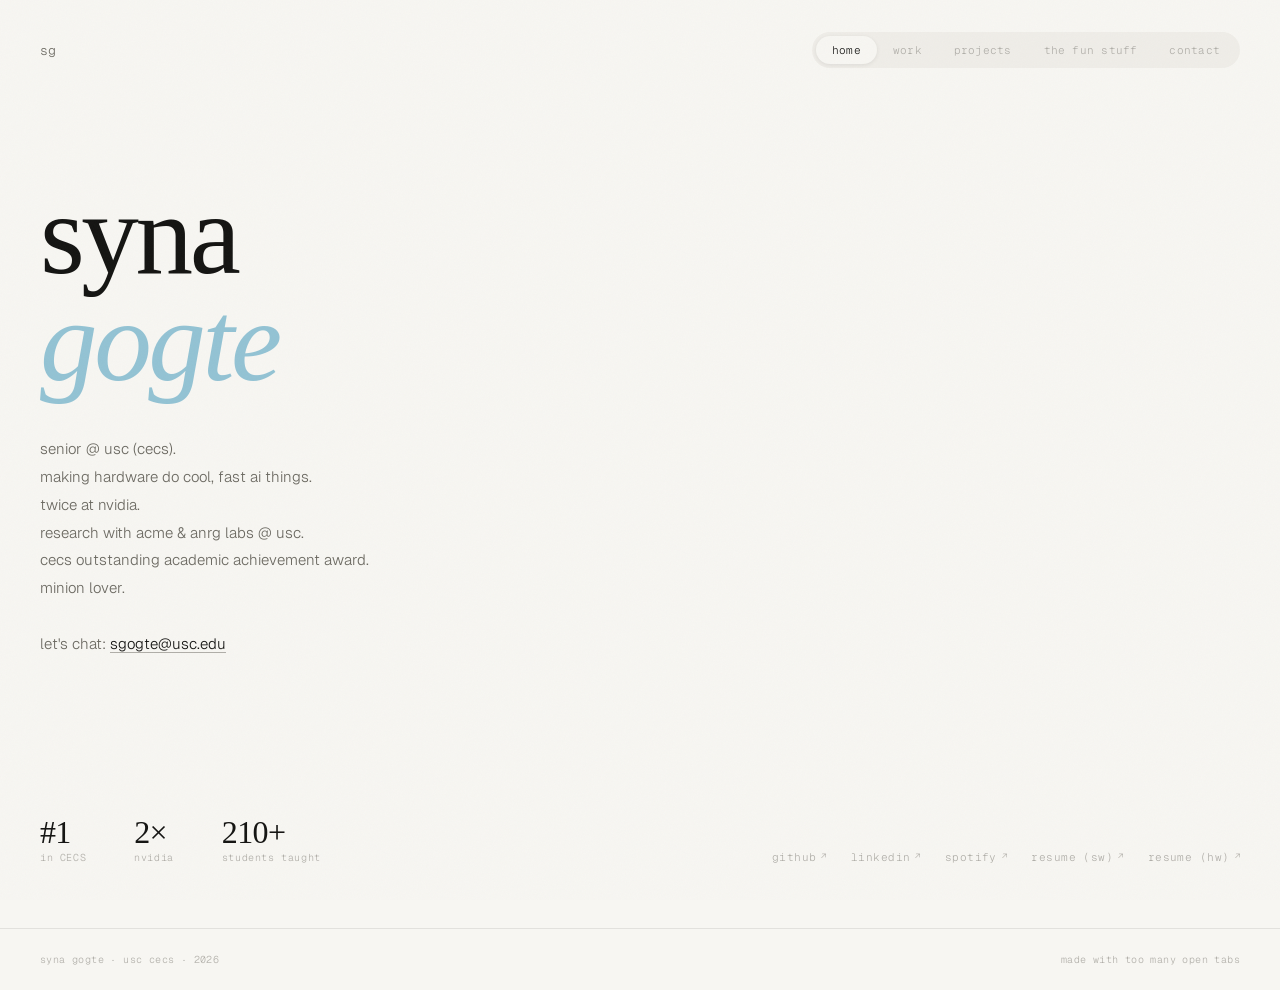
<file: index.html>
<!DOCTYPE html>
<html lang="en">
<head>
<meta charset="UTF-8">
<meta name="viewport" content="width=device-width, initial-scale=1.0">
<title>syna gogte</title>
<link rel="preconnect" href="https://fonts.googleapis.com">
<link rel="preconnect" href="https://fonts.gstatic.com" crossorigin>
<link href="https://fonts.googleapis.com/css2?family=Zodiak:ital,wght@0,300;0,400;1,300;1,400&family=Geist+Mono:wght@300;400&family=Geist:wght@300;400&display=swap" rel="stylesheet">
<style>
*,*::before,*::after{box-sizing:border-box;margin:0;padding:0}

:root {
  --bg: #F7F6F2;
  --fg: #141412;
  --fg2: #6A6860;
  --fg3: #B0AEA8;
  --accent: #93c3d4;
  --line: rgba(20,20,18,0.09);
  --surface: #EFEDE8;
}

html { scroll-behavior: smooth; }

body {
  background: var(--bg);
  color: var(--fg);
  font-family: 'Geist', sans-serif;
  font-weight: 300;
  min-height: 100vh;
  overflow-x: hidden;
}

/* ── GRAIN ── */
body::after {
  content:'';
  position:fixed;
  inset:0;
  pointer-events:none;
  z-index:999;
  opacity:.35;
  background-image:url("data:image/svg+xml,%3Csvg xmlns='http://www.w3.org/2000/svg' width='300' height='300'%3E%3Cfilter id='n'%3E%3CfeTurbulence type='fractalNoise' baseFrequency='0.75' numOctaves='4' stitchTiles='stitch'/%3E%3C/filter%3E%3Crect width='300' height='300' filter='url(%23n)' opacity='0.08'/%3E%3C/svg%3E");
}

/* ── NAV ── */
nav {
  display: flex;
  justify-content: space-between;
  align-items: center;
  padding: 2rem 2.5rem;
  position: sticky;
  top: 0;
  z-index: 50;
  background: var(--bg);
  border-bottom: 1px solid transparent;
  transition: border-color .3s;
}
nav.scrolled { border-bottom-color: var(--line); }

.nav-logo {
  font-family: 'Geist Mono', monospace;
  font-size: 13px;
  font-weight: 300;
  color: var(--fg2);
  text-decoration: none;
  letter-spacing: -0.01em;
}

.nav-tabs {
  display: flex;
  gap: 0;
  background: var(--surface);
  border-radius: 100px;
  padding: 4px;
}

.nav-tab {
  font-family: 'Geist Mono', monospace;
  font-size: 11px;
  font-weight: 300;
  letter-spacing: 0.02em;
  color: var(--fg3);
  background: none;
  border: none;
  padding: 7px 16px;
  border-radius: 100px;
  cursor: pointer;
  transition: background .2s, color .2s;
  white-space: nowrap;
}
.nav-tab.active {
  background: var(--bg);
  color: var(--fg);
  box-shadow: 0 1px 4px rgba(0,0,0,0.08);
}
.nav-tab:hover:not(.active) { color: var(--fg2); }

/* ── PANELS ── */
.panel { display: none; }
.panel.active { display: block; }

/* ── HOME ── */
.home {
  padding: 5rem 2.5rem 4rem;
  min-height: calc(100vh - 73px);
  display: flex;
  flex-direction: column;
  justify-content: space-between;
}

.home-top {}

.home-name {
  font-family: 'Zodiak', serif;
  font-size: clamp(3.8rem, 9vw, 8.5rem);
  font-weight: 300;
  line-height: 0.93;
  letter-spacing: -0.03em;
  margin-bottom: 2.5rem;
  opacity: 0;
  animation: up .9s .1s forwards;
}

.home-name em {
  font-style: italic;
  color: var(--accent);
}

.home-desc {
  max-width: 400px;
  font-size: 15px;
  line-height: 1.85;
  color: var(--fg2);
  opacity: 0;
  animation: up .9s .3s forwards;
}

.home-desc a {
  color: var(--fg);
  text-decoration: underline;
  text-underline-offset: 3px;
  text-decoration-color: var(--fg3);
  transition: text-decoration-color .2s;
}
.home-desc a:hover { text-decoration-color: var(--accent); }

.home-bottom {
  display: flex;
  justify-content: space-between;
  align-items: flex-end;
  opacity: 0;
  animation: up .9s .5s forwards;
}

.home-facts {
  display: flex;
  gap: 3rem;
}

.fact {}

.fact-val {
  font-family: 'Zodiak', serif;
  font-size: 2rem;
  font-weight: 300;
  letter-spacing: -0.02em;
  color: var(--fg);
  line-height: 1;
  margin-bottom: 3px;
}

.fact-label {
  font-family: 'Geist Mono', monospace;
  font-size: 10px;
  color: var(--fg3);
  letter-spacing: 0.06em;
}

.home-links {
  display: flex;
  gap: 1.5rem;
}

.home-link {
  font-family: 'Geist Mono', monospace;
  font-size: 11px;
  color: var(--fg3);
  text-decoration: none;
  letter-spacing: 0.04em;
  transition: color .2s;
  display: flex;
  align-items: center;
  gap: 5px;
}
.home-link:hover { color: var(--accent); }
.home-link::after { content: '↗'; font-size: 9px; }

/* ── WORK ── */
.work { padding: 3.5rem 2.5rem 5rem; }

.section-intro {
  font-size: 13px;
  color: var(--fg3);
  font-family: 'Geist Mono', monospace;
  margin-bottom: 3rem;
  letter-spacing: 0.02em;
}

.job {
  display: grid;
  grid-template-columns: 200px 1fr;
  gap: 2rem;
  padding: 2rem 0;
  border-top: 1px solid var(--line);
}
.job:last-child { border-bottom: 1px solid var(--line); }

.job-left {}

.job-co {
  font-family: 'Zodiak', serif;
  font-size: 1.05rem;
  font-weight: 300;
  letter-spacing: -0.01em;
  color: var(--fg);
  margin-bottom: 3px;
}

.job-when {
  font-family: 'Geist Mono', monospace;
  font-size: 10px;
  color: var(--fg3);
  letter-spacing: 0.04em;
  line-height: 1.6;
}

.job-right {}

.job-title {
  font-size: 13px;
  font-weight: 400;
  color: var(--fg2);
  margin-bottom: 0.8rem;
}

.job-bullets {
  list-style: none;
  display: flex;
  flex-direction: column;
  gap: 0.45rem;
}

.job-bullets li {
  font-size: 13px;
  color: var(--fg2);
  line-height: 1.65;
  padding-left: 16px;
  position: relative;
}
.job-bullets li::before {
  content: '—';
  position: absolute;
  left: 0;
  color: var(--fg3);
  font-size: 11px;
}

.job-tag {
  display: inline-block;
  margin-top: 10px;
  font-family: 'Geist Mono', monospace;
  font-size: 10px;
  padding: 3px 10px;
  border-radius: 100px;
  background: rgba(200,91,42,0.1);
  color: var(--accent);
  letter-spacing: 0.06em;
}

/* ── PROJECTS ── */
.projects { padding: 3.5rem 2.5rem 5rem; }

.proj-grid {
  display: grid;
  grid-template-columns: repeat(3, 1fr);
  gap: 1px;
  background: var(--line);
  border: 1px solid var(--line);
  border-radius: 2px;
  overflow: hidden;
}

.proj {
  background: var(--bg);
  padding: 1.8rem;
  display: flex;
  flex-direction: column;
  gap: 0.6rem;
  transition: background .2s;
  position: relative;
}
.proj:hover { background: var(--surface); }

.proj-kind {
  font-family: 'Geist Mono', monospace;
  font-size: 9px;
  letter-spacing: 0.12em;
  color: var(--fg3);
  text-transform: uppercase;
}

.proj-name {
  font-family: 'Zodiak', serif;
  font-size: 1.05rem;
  font-weight: 300;
  letter-spacing: -0.01em;
  color: var(--fg);
  line-height: 1.25;
}

.proj-desc {
  font-size: 12.5px;
  color: var(--fg2);
  line-height: 1.65;
  flex: 1;
}

.proj-stack {
  display: flex;
  flex-wrap: wrap;
  gap: 4px;
  margin-top: 4px;
}

.chip {
  font-family: 'Geist Mono', monospace;
  font-size: 9px;
  letter-spacing: 0.04em;
  padding: 3px 7px;
  border: 1px solid var(--line);
  border-radius: 2px;
  color: var(--fg3);
}

.proj-link-row {
  margin-top: 6px;
}
.proj-link-row a {
  font-family: 'Geist Mono', monospace;
  font-size: 10px;
  color: var(--accent);
  text-decoration: none;
  letter-spacing: 0.04em;
  opacity: 0;
  transition: opacity .2s;
}
.proj:hover .proj-link-row a { opacity: 1; }

/* ── THE REST ── */
.fun { padding: 3.5rem 2.5rem 5rem; }

.fun-layout {
  display: grid;
  grid-template-columns: 1fr 1fr;
  gap: 4rem;
  max-width: 800px;
}

.fun-block { margin-bottom: 2.5rem; }

.fun-label {
  font-family: 'Geist Mono', monospace;
  font-size: 10px;
  letter-spacing: 0.1em;
  color: var(--fg3);
  text-transform: uppercase;
  margin-bottom: 1rem;
  display: flex;
  align-items: center;
  gap: 8px;
}
.fun-label::after {
  content: '';
  flex: 1;
  height: 1px;
  background: var(--line);
}

.fun-text {
  font-size: 13.5px;
  color: var(--fg2);
  line-height: 1.8;
}

.fun-list {
  list-style: none;
  display: flex;
  flex-direction: column;
  gap: 0.5rem;
}

.fun-list li {
  font-size: 13px;
  color: var(--fg2);
  display: grid;
  grid-template-columns: 1.2rem 1fr;
  gap: 8px;
  align-items: baseline;
}

.fun-pill-row {
  display: flex;
  flex-wrap: wrap;
  gap: 6px;
}

.fun-pill {
  font-size: 12px;
  padding: 5px 13px;
  border: 1px solid var(--line);
  border-radius: 100px;
  color: var(--fg2);
  background: var(--surface);
  cursor: default;
  transition: all .2s;
}
.fun-pill:hover {
  border-color: var(--accent);
  color: var(--accent);
}

.accent-link {
  color: var(--accent);
  text-underline-offset: 3px;
}

/* ── CONTACT ── */
.contact {
  padding: 5rem 2.5rem;
  min-height: calc(100vh - 73px);
  display: flex;
  flex-direction: column;
  justify-content: center;
}

.contact-big {
  font-family: 'Zodiak', serif;
  font-size: clamp(2.5rem, 6vw, 5.5rem);
  font-weight: 300;
  line-height: 1.05;
  letter-spacing: -0.025em;
  margin-bottom: 1.5rem;
  max-width: 700px;
}

.contact-big em {
  font-style: italic;
  color: var(--accent);
}

.contact-note {
  font-size: 14px;
  color: var(--fg2);
  margin-bottom: 3rem;
  line-height: 1.8;
  max-width: 380px;
}

.contact-grid {
  display: grid;
  grid-template-columns: repeat(3, auto);
  gap: 8px;
  width: fit-content;
  margin-bottom: 4rem;
}

.clink {
  display: flex;
  align-items: center;
  gap: 10px;
  padding: 10px 18px;
  border: 1px solid var(--line);
  border-radius: 6px;
  text-decoration: none;
  color: var(--fg2);
  font-size: 12.5px;
  background: var(--surface);
  transition: border-color .2s, color .2s, transform .2s;
  white-space: nowrap;
}
.clink:hover {
  border-color: var(--accent);
  color: var(--fg);
  transform: translateY(-2px);
}

.clink-label {
  font-family: 'Geist Mono', monospace;
  font-size: 9px;
  color: var(--fg3);
  display: block;
  letter-spacing: 0.08em;
  text-transform: uppercase;
  margin-bottom: 1px;
}

.contact-footer-note {
  font-family: 'Geist Mono', monospace;
  font-size: 11px;
  color: var(--fg3);
  letter-spacing: 0.02em;
  border-top: 1px solid var(--line);
  padding-top: 2rem;
  max-width: 420px;
}

/* ── SHARED FOOTER ── */
footer {
  padding: 1.5rem 2.5rem;
  border-top: 1px solid var(--line);
  display: flex;
  justify-content: space-between;
  align-items: center;
}
footer p {
  font-family: 'Geist Mono', monospace;
  font-size: 10px;
  color: var(--fg3);
  letter-spacing: 0.04em;
}

/* ── ANIMATION ── */
@keyframes up {
  from { opacity: 0; transform: translateY(20px); }
  to   { opacity: 1; transform: translateY(0); }
}

.panel.active > * {
  animation: up .6s ease both;
}

/* ── RESPONSIVE ── */
@media (max-width: 680px) {
  nav { padding: 1.2rem 1.5rem; flex-wrap: wrap; gap: 1rem; }
  .nav-tabs { overflow-x: auto; border-radius: 8px; }
  .home, .work, .projects, .fun, .contact { padding-left: 1.5rem; padding-right: 1.5rem; }
  .home { padding-top: 2.5rem; }
  .home-facts { gap: 1.5rem; }
  .home-bottom { flex-direction: column; align-items: flex-start; gap: 1.5rem; }
  .job { grid-template-columns: 1fr; gap: 0.4rem; }
  .proj-grid { grid-template-columns: 1fr; }
  .fun-layout { grid-template-columns: 1fr; gap: 0; }
  .contact-grid { grid-template-columns: 1fr 1fr; }
}
</style>
</head>
<body>

<nav id="nav">
  <a href="#" class="nav-logo" onclick="switchTab('home');return false;">sg</a>
  <div class="nav-tabs">
    <button class="nav-tab active" data-tab="home">home</button>
    <button class="nav-tab" data-tab="work">work</button>
    <button class="nav-tab" data-tab="projects">projects</button>
    <button class="nav-tab" data-tab="fun">the fun stuff</button>
    <button class="nav-tab" data-tab="contact">contact</button>
  </div>
</nav>

<!-- ═══ HOME ═══ -->
<div class="panel active" id="panel-home">
  <div class="home">
    <div class="home-top">
      <h1 class="home-name">syna<br><em>gogte</em></h1>
      <p class="home-desc">
        senior @ usc (cecs).<br>
        making hardware do cool, fast ai things.<br>
        twice at nvidia. <br>
        research with acme & anrg labs @ usc. <br>
        cecs outstanding academic achievement award. <br>
        minion lover. <br>
        <br>
        let's chat: <a href="mailto:sgogte@usc.edu">sgogte@usc.edu</a>
      </p>
    </div>
    <div class="home-bottom">
      <div class="home-facts">
        <div class="fact">
          <div class="fact-val">#1</div>
          <div class="fact-label">in CECS</div>
        </div>
        <div class="fact">
          <div class="fact-val">2×</div>
          <div class="fact-label">nvidia</div>
        </div>
        <div class="fact">
          <div class="fact-val">210+</div>
          <div class="fact-label">students taught</div>
        </div>
        <!-- <div class="fact">
          <div class="fact-val">500+</div>
          <div class="fact-label">hacksc attendees</div>
        </div> -->
      </div>
      <div class="home-links">
        <a href="https://github.com/synagogte" target="_blank" class="home-link">github</a>
        <a href="https://www.linkedin.com/in/syna-gogte/" target="_blank" class="home-link">linkedin</a>
        <a href="https://open.spotify.com/user/jamhklyqd04l2jdpq8fckkib6" target="_blank" class="home-link">spotify</a>
        <a href="syna_gogte_resume_sw.pdf" target="_blank" class="home-link">resume (sw)</a>
        <a href="syna_gogte_resume_hw.pdf" target="_blank" class="home-link">resume (hw)</a>
      </div>
    </div>
  </div>
</div>

<!-- ═══ WORK ═══ -->
<div class="panel" id="panel-work">
  <div class="work">
    <p class="section-intro">// where i've been</p>

    <div class="job">
      <div class="job-left">
        <div class="job-co">nvidia</div>
        <div class="job-when">santa clara<br>may–aug 2025</div>
        <span class="job-tag">most recent</span>
      </div>
      <div class="job-right">
        <div class="job-title">systems software engineering intern</div>
        <ul class="job-bullets">
          <li>profile-guided optimizations → 20% faster execution, millions in annual savings</li>
          <li>built a runtime tracing tool that cut bug resolution time in half</li>
        </ul>
      </div>
    </div>

    <div class="job">
      <div class="job-left">
        <div class="job-co">nvidia</div>
        <div class="job-when">santa clara<br>may–aug 2024</div>
      </div>
      <div class="job-right">
        <div class="job-title">systems software engineering intern</div>
        <ul class="job-bullets">
          <li>integrated bullseye coverage into gpu system processes (c), surfaced 20% total code coverage</li>
          <li>implemented gsp-rm coverage collection — 10% fewer code bugs</li>
        </ul>
      </div>
    </div>

    <div class="job">
      <div class="job-left">
        <div class="job-co">usc viterbi</div>
        <div class="job-when">los angeles<br>aug 2023–now</div>
      </div>
      <div class="job-right">
        <div class="job-title">course producer — ee109 / ee250 / ee345/ cs353 (half of the viterbi classes tbh) </div>
        <ul class="job-bullets">
          <li>teaching embedded systems + distributed systems/ networking + digital circuitsto 210+ students</li>
          <li>weekly labs, office hours, grading — basically a ta but cooler + more fun + able to meet more peers</li>
        </ul>
      </div>
    </div>

    <div class="job">
      <div class="job-left">
        <div class="job-co">usc anrg</div>
        <div class="job-when">los angeles<br>aug 2024–now</div>
      </div>
      <div class="job-right">
        <div class="job-title">undergraduate researcher</div>
        <ul class="job-bullets">
          <li>scheduling algorithms for conditional task graphs — targeting 20% makespan reduction</li>
        </ul>
      </div>
    </div>
    <div class="job">
      <div class="job-left">
        <div class="job-co">usc acme</div>
        <div class="job-when">los angeles<br>aug 2023–may 2024</div>
      </div>
      <div class="job-right">
        <div class="job-title">undergraduate researcher</div>
        <ul class="job-bullets">
          <li>fine-tuned rnns for human activity recognition — improved accuracy of the system by 50%</li>
        </ul>
      </div>
    </div>

    <div class="job">
      <div class="job-left">
        <div class="job-co">bmc software</div>
        <div class="job-when">santa clara<br>may–nov 2023</div>
      </div>
      <div class="job-right">
        <div class="job-title">r&d intern</div>
        <ul class="job-bullets">
          <li>built an internal chatbot with flask api + python</li>
        </ul>
      </div>
    </div>

    <div class="job">
      <div class="job-left">
        <div class="job-co">hacksc</div>
        <div class="job-when">los angeles<br>2023–now</div>
      </div>
      <div class="job-right">
        <div class="job-title">community lead</div>
        <ul class="job-bullets">
          <li>organized workshops, speakers, events for usc's annual hackathon — 500+ people</li>
        </ul>
      </div>
    </div>

  </div>
</div>

<!-- ═══ PROJECTS ═══ -->
<div class="panel" id="panel-projects">
  <div class="projects">
    <p class="section-intro">// things i've built</p>
    <div class="proj-grid">

      <div class="proj">
        <div class="proj-kind">llm · ml</div>
        <div class="proj-name">fine-tuning llama 3.2</div>
        <div class="proj-desc">custom pytorch pipeline with lora + mixed precision. trainable params down to 0.113% of the model. 35% less memory, 2× faster — single 16gb gpu.</div>
        <div class="proj-stack">
          <span class="chip">pytorch</span><span class="chip">lora</span><span class="chip">llama</span><span class="chip">cuda</span>
        </div>
        <div class="proj-link-row"><a href="https://github.com/synagogte/ml-systems-final-project-synagogte" target="_blank">github ↗</a></div>
      </div>

      <div class="proj">
        <div class="proj-kind">ml · hardware</div>
        <div class="proj-name">squeezenet on fpga</div>
        <div class="proj-desc">full squeezenet architecture for inference on an fpga board — quantization, all modules. trained in python to get weights, then deployed directly on hardware.</div>
        <div class="proj-stack">
          <span class="chip">python</span><span class="chip">systemverilog</span><span class="chip">quartus</span><span class="chip">fpga</span>
        </div>
        <div class="proj-link-row"><a href="https://github.com/synagogte/squeezenet_fpga" target="_blank">github ↗</a></div>
      </div>

      <div class="proj">
        <div class="proj-kind">hardware · fpga</div>
        <div class="proj-name">connect 4 on fpga</div>
        <div class="proj-desc">rtl state machine in verilog. full connect 4 on real hardware, no soft cpu cheating.</div>
        <div class="proj-stack">
          <span class="chip">verilog</span><span class="chip">rtl</span><span class="chip">fpga</span>
        </div>
        <div class="proj-link-row"><a href="https://github.com/synagogte/fpga-connect4" target="_blank">github ↗</a></div>
      </div>

      <div class="proj">
        <div class="proj-kind">ml · hardware</div>
        <div class="proj-name">cnn on fpga</div>
        <div class="proj-desc">trained in python, forward pass deployed in systemverilog for variable inputs. nios ii + c for backprop. ~80% accuracy on actual silicon.</div>
        <div class="proj-stack">
          <span class="chip">systemverilog</span><span class="chip">nios ii</span><span class="chip">c</span><span class="chip">modelsim</span>
        </div>
        <div class="proj-link-row"><a href="https://github.com/synagogte/cnn_fpga" target="_blank">github ↗</a></div>
      </div>

      <div class="proj">
        <div class="proj-kind">iot · audio</div>
        <div class="proj-name">spotify song recommender</div>
        <div class="proj-desc">raspberry pi + grove sensors read ambient noise → picks from your spotify top tracks. 95% accuracy. yes, this was a class project.</div>
        <div class="proj-stack">
          <span class="chip">python</span><span class="chip">flask</span><span class="chip">raspberry pi</span><span class="chip">spotify api</span>
        </div>
        <div class="proj-link-row"><a href="https://github.com/synagogte/spotify_tracker" target="_blank">github ↗</a></div>
      </div>

      <div class="proj">
        <div class="proj-kind">full stack</div>
        <div class="proj-name">restaurant tracker</div>
        <div class="proj-desc">yelp api + sql backend + clean frontend. search restaurants, save favorites, book tables.</div>
        <div class="proj-stack">
          <span class="chip">java</span><span class="chip">sql</span><span class="chip">yelp api</span><span class="chip">js</span>
        </div>
        <div class="proj-link-row"><a href="https://github.com/synagogte/restauranttracker" target="_blank">github ↗</a></div>
      </div>

    </div>
  </div>
</div>

<!-- ═══ THE REST ═══ -->
<div class="panel" id="panel-fun">
  <div class="fun">
    <p class="section-intro">// the stuff that makes me not a robot</p>
    <div class="fun-layout">
      <div>
        <div class="fun-block">
          <div class="fun-label">music</div>
          <div class="fun-text">
            hyperpop when i'm energized, ambient when i'm in the zone, 2010 bangerz on road trips — non-negotiable. i have opinions about playlists and the shuffle algorithm is personally offensive to me.<br><br>
            <a href="https://open.spotify.com/user/jamhklyqd04l2jdpq8fckkib6" target="_blank" style="color:var(--accent);text-underline-offset:3px;">→ see what i'm listening to</a>
          </div>
        </div>

        <div class="fun-block">
          <div class="fun-label">currently into</div>
          <ul class="fun-list">
            <li><span>☕</span> hunting the best matcha latte in LA and the bay, follow me on beli @sgogte</li>
            <li><span>📖</span> reading anything about how things get built</li>
            <li><span>🏔️</span> griffith trails, runyon, eaton canyon</li>
            <li><span>📌</span> maintaining 47 pinterest boards</li>
            <li><span>🏋️</span> gym. a body building comp perhaps...</li>
            <li><span>🍌</span> the minions!! and the new movie coming out this july</li>
            <li><span>🧶</span> <span><a href="knitting.html" class="accent-link"> knitting! </a> i just finished my first sweater</span></li>
            <li><span>✈️</span> most importantly: senior year maxxing - reach out for my flighty!! (20 flights this year)</li>
            
          </ul>
        </div>

        <div class="fun-block">
          <div class="fun-label">genuinely fascinating to me</div>
          <ul class="fun-list">
            <!-- <li><span>→</span> spotify's dj feature (the engineering is insane)</li> -->
            <li><span>→</span> how llm inference gets optimized</li>
            <li><span>→</span> gpu memory hierarchies</li>
            <li><span>→</span> why some products feel inevitable in retrospect</li>
            <li><span>→</span><span>click <a href="thoughts.html" class="accent-link"> here</a> for some of my thoughts</span></li>
          </ul>
        </div>
      </div>

      <div>
        <div class="fun-block">
          <div class="fun-label">have been to</div>
          <div class="fun-pill-row">
            <span class="fun-pill">malaysia 🇲🇾</span>
            <span class="fun-pill">india 🇮🇳</span>
            <span class="fun-pill">road trips</span>
            <span class="fun-pill">anywhere with good food</span>
            <span class="fun-pill">night markets</span>
            <span class="fun-pill">bookshops abroad</span>
            <span class="fun-pill"><a href="travel.html" style=text-decoration:none;color:inherit;> click for more</a></span>
          </div>
        </div>

        <div class="fun-block">
          <div class="fun-label">other facts</div>
          <ul class="fun-list">
            <li><span>→</span> community lead for hacksc — helped bring 500+ people together</li>
            <li><span>→</span> teaching embedded systems since sophomore year</li>
            <!-- <li><span>→</span> first website said "hi!!!" — this is the glow-up</li> -->
            <li><span>→</span> will always recommend a café over a library</li>
            <li><span>→</span> <span>instagram is <a href="https://instagram.com/synasgogte" target="_blank" class="accent-link">@synasgogte</a></span></li>
          </ul>
        </div>

        <div class="fun-block">
          <div class="fun-label">skills (actually)</div>
          <div class="fun-pill-row">
            <span class="fun-pill">python</span>
            <span class="fun-pill">c / c++</span>
            <span class="fun-pill">verilog</span>
            <span class="fun-pill">pytorch</span>
            <span class="fun-pill">java</span>
            <span class="fun-pill">react</span>
            <span class="fun-pill">linux</span>
            <span class="fun-pill">cuda</span>
            <span class="fun-pill">git</span>
            <span class="fun-pill">figma</span>
          </div>
        </div>
      </div>
    </div>
  </div>
</div>

<!-- ═══ CONTACT ═══ -->
<div class="panel" id="panel-contact">
  <div class="contact">
    <h2 class="contact-big">let's build<br>something <em>interesting.</em></h2>
    <p class="contact-note">for work stuff, collabs, research chats, or literally just to say hi. i'm a real person who checks email.</p>
    <div class="contact-grid">
      <a href="mailto:sgogte@usc.edu" class="clink">
        <div><span class="clink-label">email</span>sgogte@usc.edu</div>
      </a>
      <a href="https://www.linkedin.com/in/syna-gogte/" target="_blank" class="clink">
        <div><span class="clink-label">linkedin</span>syna-gogte</div>
      </a>
      <a href="https://github.com/synagogte" target="_blank" class="clink">
        <div><span class="clink-label">github</span>synagogte</div>
      </a>
      <a href="https://open.spotify.com/user/jamhklyqd04l2jdpq8fckkib6" target="_blank" class="clink">
        <div><span class="clink-label">spotify</span>what i'm playing</div>
      </a>
      <a href="https://www.instagram.com/synasgogte/" target="_blank" class="clink">
        <div><span class="clink-label">instagram</span>@synasgogte</div>
      </a>
      <a href="https://www.pinterest.com/synagogte/" target="_blank" class="clink">
        <div><span class="clink-label">pinterest</span>synagogte</div>
      </a>
    </div>
    <p class="contact-footer-note">based in los angeles + bay area. graduating may 2026. open to what's next.</p>
  </div>
</div>

<footer>
  <p>syna gogte · usc cecs · 2026</p>
  <p>made with too many open tabs</p>
</footer>

<script>
function switchTab(name) {
  document.querySelectorAll('.nav-tab').forEach(t => {
    t.classList.toggle('active', t.dataset.tab === name);
  });
  document.querySelectorAll('.panel').forEach(p => {
    const on = p.id === 'panel-' + name;
    p.classList.toggle('active', on);
    if (on) {
      p.style.animation = 'none';
      p.offsetHeight;
      p.style.animation = '';
    }
  });
  window.scrollTo({ top: 0, behavior: 'smooth' });
}

document.querySelectorAll('.nav-tab').forEach(btn => {
  btn.addEventListener('click', () => switchTab(btn.dataset.tab));
});

window.addEventListener('scroll', () => {
  document.getElementById('nav').classList.toggle('scrolled', window.scrollY > 10);
});
</script>
</body>
</html>
</file>
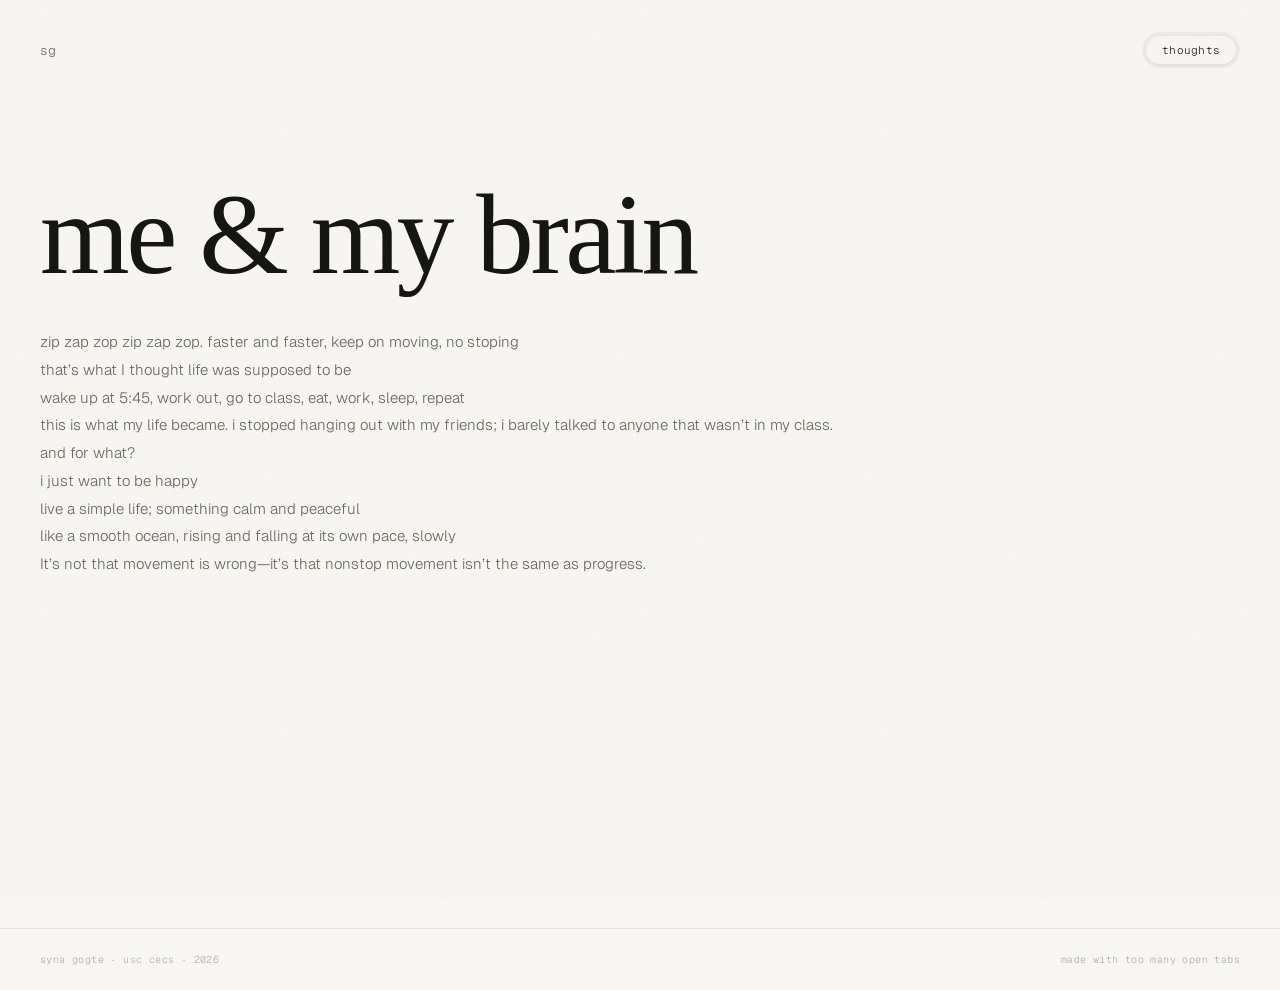
<file: hi.html>
<!DOCTYPE html>
<html lang="en">
<head>
<meta charset="UTF-8">
<meta name="viewport" content="width=device-width, initial-scale=1.0">
<title>syna gogte</title>
<link rel="preconnect" href="https://fonts.googleapis.com">
<link rel="preconnect" href="https://fonts.gstatic.com" crossorigin>
<link href="https://fonts.googleapis.com/css2?family=Zodiak:ital,wght@0,300;0,400;1,300;1,400&family=Geist+Mono:wght@300;400&family=Geist:wght@300;400&display=swap" rel="stylesheet">
<style>
*,*::before,*::after{box-sizing:border-box;margin:0;padding:0}

:root {
  --bg: #F7F6F2;
  --fg: #141412;
  --fg2: #6A6860;
  --fg3: #B0AEA8;
  --accent: #93c3d4;
  --line: rgba(20,20,18,0.09);
  --surface: #EFEDE8;
}

html { scroll-behavior: smooth; }

body {
  background: var(--bg);
  color: var(--fg);
  font-family: 'Geist', sans-serif;
  font-weight: 300;
  min-height: 100vh;
  overflow-x: hidden;
}

/* ── GRAIN ── */
body::after {
  content:'';
  position:fixed;
  inset:0;
  pointer-events:none;
  z-index:999;
  opacity:.35;
  background-image:url("data:image/svg+xml,%3Csvg xmlns='http://www.w3.org/2000/svg' width='300' height='300'%3E%3Cfilter id='n'%3E%3CfeTurbulence type='fractalNoise' baseFrequency='0.75' numOctaves='4' stitchTiles='stitch'/%3E%3C/filter%3E%3Crect width='300' height='300' filter='url(%23n)' opacity='0.08'/%3E%3C/svg%3E");
}

/* ── NAV ── */
nav {
  display: flex;
  justify-content: space-between;
  align-items: center;
  padding: 2rem 2.5rem;
  position: sticky;
  top: 0;
  z-index: 50;
  background: var(--bg);
  border-bottom: 1px solid transparent;
  transition: border-color .3s;
}
nav.scrolled { border-bottom-color: var(--line); }

.nav-logo {
  font-family: 'Geist Mono', monospace;
  font-size: 13px;
  font-weight: 300;
  color: var(--fg2);
  text-decoration: none;
  letter-spacing: -0.01em;
}

.nav-tabs {
  display: flex;
  gap: 0;
  background: var(--surface);
  border-radius: 100px;
  padding: 4px;
}

.nav-tab {
  font-family: 'Geist Mono', monospace;
  font-size: 11px;
  font-weight: 300;
  letter-spacing: 0.02em;
  color: var(--fg3);
  background: none;
  border: none;
  padding: 7px 16px;
  border-radius: 100px;
  cursor: pointer;
  transition: background .2s, color .2s;
  white-space: nowrap;
}
.nav-tab.active {
  background: var(--bg);
  color: var(--fg);
  box-shadow: 0 1px 4px rgba(0,0,0,0.08);
}
.nav-tab:hover:not(.active) { color: var(--fg2); }

/* ── PANELS ── */
.panel { display: none; }
.panel.active { display: block; }

/* ── HOME ── */
.home {
  padding: 5rem 2.5rem 4rem;
  min-height: calc(100vh - 73px);
  display: flex;
  flex-direction: column;
  justify-content: space-between;
}

.home-top {}

.home-name {
  font-family: 'Zodiak', serif;
  font-size: clamp(3.8rem, 9vw, 8.5rem);
  font-weight: 300;
  line-height: 0.93;
  letter-spacing: -0.03em;
  margin-bottom: 2.5rem;
  opacity: 0;
  animation: up .9s .1s forwards;
}

.home-name em {
  font-style: italic;
  color: var(--accent);
}

.home-desc {
  max-width: 800px;
  font-size: 15px;
  line-height: 1.85;
  color: var(--fg2);
  opacity: 0;
  animation: up .9s .3s forwards;
}

.home-desc a {
  color: var(--fg);
  text-decoration: underline;
  text-underline-offset: 3px;
  text-decoration-color: var(--fg3);
  transition: text-decoration-color .2s;
}
.home-desc a:hover { text-decoration-color: var(--accent); }

.home-bottom {
  display: flex;
  justify-content: space-between;
  align-items: flex-end;
  opacity: 0;
  animation: up .9s .5s forwards;
}

.home-facts {
  display: flex;
  gap: 3rem;
}

.fact {}

.fact-val {
  font-family: 'Zodiak', serif;
  font-size: 2rem;
  font-weight: 300;
  letter-spacing: -0.02em;
  color: var(--fg);
  line-height: 1;
  margin-bottom: 3px;
}

.fact-label {
  font-family: 'Geist Mono', monospace;
  font-size: 10px;
  color: var(--fg3);
  letter-spacing: 0.06em;
}

.home-links {
  display: flex;
  gap: 1.5rem;
}

.home-link {
  font-family: 'Geist Mono', monospace;
  font-size: 11px;
  color: var(--fg3);
  text-decoration: none;
  letter-spacing: 0.04em;
  transition: color .2s;
  display: flex;
  align-items: center;
  gap: 5px;
}
.home-link:hover { color: var(--accent); }
.home-link::after { content: '↗'; font-size: 9px; }

/* ── WORK ── */
.work { padding: 3.5rem 2.5rem 5rem; }

.section-intro {
  font-size: 13px;
  color: var(--fg3);
  font-family: 'Geist Mono', monospace;
  margin-bottom: 3rem;
  letter-spacing: 0.02em;
}

.job {
  display: grid;
  grid-template-columns: 200px 1fr;
  gap: 2rem;
  padding: 2rem 0;
  border-top: 1px solid var(--line);
}
.job:last-child { border-bottom: 1px solid var(--line); }

.job-left {}

.job-co {
  font-family: 'Zodiak', serif;
  font-size: 1.05rem;
  font-weight: 300;
  letter-spacing: -0.01em;
  color: var(--fg);
  margin-bottom: 3px;
}

.job-when {
  font-family: 'Geist Mono', monospace;
  font-size: 10px;
  color: var(--fg3);
  letter-spacing: 0.04em;
  line-height: 1.6;
}

.job-right {}

.job-title {
  font-size: 13px;
  font-weight: 400;
  color: var(--fg2);
  margin-bottom: 0.8rem;
}

.job-bullets {
  list-style: none;
  display: flex;
  flex-direction: column;
  gap: 0.45rem;
}

.job-bullets li {
  font-size: 13px;
  color: var(--fg2);
  line-height: 1.65;
  padding-left: 16px;
  position: relative;
}
.job-bullets li::before {
  content: '—';
  position: absolute;
  left: 0;
  color: var(--fg3);
  font-size: 11px;
}

.job-tag {
  display: inline-block;
  margin-top: 10px;
  font-family: 'Geist Mono', monospace;
  font-size: 10px;
  padding: 3px 10px;
  border-radius: 100px;
  background: rgba(200,91,42,0.1);
  color: var(--accent);
  letter-spacing: 0.06em;
}

/* ── PROJECTS ── */
.projects { padding: 3.5rem 2.5rem 5rem; }

.proj-grid {
  display: grid;
  grid-template-columns: repeat(3, 1fr);
  gap: 1px;
  background: var(--line);
  border: 1px solid var(--line);
  border-radius: 2px;
  overflow: hidden;
}

.proj {
  background: var(--bg);
  padding: 1.8rem;
  display: flex;
  flex-direction: column;
  gap: 0.6rem;
  transition: background .2s;
  position: relative;
}
.proj:hover { background: var(--surface); }

.proj-kind {
  font-family: 'Geist Mono', monospace;
  font-size: 9px;
  letter-spacing: 0.12em;
  color: var(--fg3);
  text-transform: uppercase;
}

.proj-name {
  font-family: 'Zodiak', serif;
  font-size: 1.05rem;
  font-weight: 300;
  letter-spacing: -0.01em;
  color: var(--fg);
  line-height: 1.25;
}

.proj-desc {
  font-size: 12.5px;
  color: var(--fg2);
  line-height: 1.65;
  flex: 1;
}

.proj-stack {
  display: flex;
  flex-wrap: wrap;
  gap: 4px;
  margin-top: 4px;
}

.chip {
  font-family: 'Geist Mono', monospace;
  font-size: 9px;
  letter-spacing: 0.04em;
  padding: 3px 7px;
  border: 1px solid var(--line);
  border-radius: 2px;
  color: var(--fg3);
}

.proj-link-row {
  margin-top: 6px;
}
.proj-link-row a {
  font-family: 'Geist Mono', monospace;
  font-size: 10px;
  color: var(--accent);
  text-decoration: none;
  letter-spacing: 0.04em;
  opacity: 0;
  transition: opacity .2s;
}
.proj:hover .proj-link-row a { opacity: 1; }

/* ── THE REST ── */
.fun { padding: 3.5rem 2.5rem 5rem; }

.fun-layout {
  display: grid;
  grid-template-columns: 1fr 1fr;
  gap: 4rem;
  max-width: 800px;
}

.fun-block { margin-bottom: 2.5rem; }

.fun-label {
  font-family: 'Geist Mono', monospace;
  font-size: 10px;
  letter-spacing: 0.1em;
  color: var(--fg3);
  text-transform: uppercase;
  margin-bottom: 1rem;
  display: flex;
  align-items: center;
  gap: 8px;
}
.fun-label::after {
  content: '';
  flex: 1;
  height: 1px;
  background: var(--line);
}

.fun-text {
  font-size: 13.5px;
  color: var(--fg2);
  line-height: 1.8;
}

.fun-list {
  list-style: none;
  display: flex;
  flex-direction: column;
  gap: 0.5rem;
}

.fun-list li {
  font-size: 13px;
  color: var(--fg2);
  display: grid;
  grid-template-columns: 1.2rem 1fr;
  gap: 8px;
  align-items: baseline;
}

.fun-pill-row {
  display: flex;
  flex-wrap: wrap;
  gap: 6px;
}

.fun-pill {
  font-size: 12px;
  padding: 5px 13px;
  border: 1px solid var(--line);
  border-radius: 100px;
  color: var(--fg2);
  background: var(--surface);
  cursor: default;
  transition: all .2s;
}
.fun-pill:hover {
  border-color: var(--accent);
  color: var(--accent);
}

/* ── CONTACT ── */
.contact {
  padding: 5rem 2.5rem;
  min-height: calc(100vh - 73px);
  display: flex;
  flex-direction: column;
  justify-content: center;
}

.contact-big {
  font-family: 'Zodiak', serif;
  font-size: clamp(2.5rem, 6vw, 5.5rem);
  font-weight: 300;
  line-height: 1.05;
  letter-spacing: -0.025em;
  margin-bottom: 1.5rem;
  max-width: 700px;
}

.contact-big em {
  font-style: italic;
  color: var(--accent);
}

.contact-note {
  font-size: 14px;
  color: var(--fg2);
  margin-bottom: 3rem;
  line-height: 1.8;
  max-width: 380px;
}

.contact-grid {
  display: grid;
  grid-template-columns: repeat(3, auto);
  gap: 8px;
  width: fit-content;
  margin-bottom: 4rem;
}

.clink {
  display: flex;
  align-items: center;
  gap: 10px;
  padding: 10px 18px;
  border: 1px solid var(--line);
  border-radius: 6px;
  text-decoration: none;
  color: var(--fg2);
  font-size: 12.5px;
  background: var(--surface);
  transition: border-color .2s, color .2s, transform .2s;
  white-space: nowrap;
}
.clink:hover {
  border-color: var(--accent);
  color: var(--fg);
  transform: translateY(-2px);
}

.clink-label {
  font-family: 'Geist Mono', monospace;
  font-size: 9px;
  color: var(--fg3);
  display: block;
  letter-spacing: 0.08em;
  text-transform: uppercase;
  margin-bottom: 1px;
}

.contact-footer-note {
  font-family: 'Geist Mono', monospace;
  font-size: 11px;
  color: var(--fg3);
  letter-spacing: 0.02em;
  border-top: 1px solid var(--line);
  padding-top: 2rem;
  max-width: 420px;
}

/* ── SHARED FOOTER ── */
footer {
  padding: 1.5rem 2.5rem;
  border-top: 1px solid var(--line);
  display: flex;
  justify-content: space-between;
  align-items: center;
}
footer p {
  font-family: 'Geist Mono', monospace;
  font-size: 10px;
  color: var(--fg3);
  letter-spacing: 0.04em;
}

/* ── ANIMATION ── */
@keyframes up {
  from { opacity: 0; transform: translateY(20px); }
  to   { opacity: 1; transform: translateY(0); }
}

.panel.active > * {
  animation: up .6s ease both;
}

/* ── RESPONSIVE ── */
@media (max-width: 680px) {
  nav { padding: 1.2rem 1.5rem; flex-wrap: wrap; gap: 1rem; }
  .nav-tabs { overflow-x: auto; border-radius: 8px; }
  .home, .work, .projects, .fun, .contact { padding-left: 1.5rem; padding-right: 1.5rem; }
  .home { padding-top: 2.5rem; }
  .home-facts { gap: 1.5rem; }
  .home-bottom { flex-direction: column; align-items: flex-start; gap: 1.5rem; }
  .job { grid-template-columns: 1fr; gap: 0.4rem; }
  .proj-grid { grid-template-columns: 1fr; }
  .fun-layout { grid-template-columns: 1fr; gap: 0; }
  .contact-grid { grid-template-columns: 1fr 1fr; }
}
</style>
</head>
<body>

<nav id="nav">
  <a href="index.html" class="nav-logo";return false;">sg</a>
  <!-- <div class="nav-tabs">
    <button class="nav-tab active" data-tab="home">home</button>
    <button class="nav-tab" data-tab="work">work</button>
    <button class="nav-tab" data-tab="projects">projects</button>
    <button class="nav-tab" data-tab="fun">the fun stuff</button>
    <button class="nav-tab" data-tab="contact">contact</button>
  </div> -->
  <div class="nav-tabs">
    <button class="nav-tab active" data-tab="home"><a href="thoughts.html" style=text-decoration:none;color:inherit;>thoughts</a></button>
  </div>
</nav>

<!-- ═══ HOME ═══ -->
<div class="panel active" id="panel-home">
  <div class="home">
    <div class="home-top">
      <h1 class="home-name">me & my brain <br><em></em></h1>
      <p class="home-desc">
        zip zap zop zip zap zop. faster and faster, keep on moving, no stoping <br>

        that’s what I thought life was supposed to be <br>

        wake up at 5:45, work out, go to class, eat, work, sleep, repeat <br>

        this is what my life became. i stopped hanging out with my friends; i barely talked to anyone that wasn’t in my class. <br>

        and for what? <br>

        i just want to be happy <br>

        live a simple life; something calm and peaceful <br>

        like a smooth ocean, rising and falling at its own pace, slowly <br> 

        It’s not that movement is wrong—it’s that nonstop movement isn’t the same as progress. <br>

      </p>
    </div>
    <div class="home-bottom">
      <div class="home-facts">
      </div>
    </div>
  </div>
</div>

<footer>
  <p>syna gogte · usc cecs · 2026</p>
  <p>made with too many open tabs</p>
</footer>

<script>
function switchTab(name) {
  document.querySelectorAll('.nav-tab').forEach(t => {
    t.classList.toggle('active', t.dataset.tab === name);
  });
  document.querySelectorAll('.panel').forEach(p => {
    const on = p.id === 'panel-' + name;
    p.classList.toggle('active', on);
    if (on) {
      p.style.animation = 'none';
      p.offsetHeight;
      p.style.animation = '';
    }
  });
  window.scrollTo({ top: 0, behavior: 'smooth' });
}

document.querySelectorAll('.nav-tab').forEach(btn => {
  btn.addEventListener('click', () => switchTab(btn.dataset.tab));
});

window.addEventListener('scroll', () => {
  document.getElementById('nav').classList.toggle('scrolled', window.scrollY > 10);
});
</script>
</body>
</html>
</file>
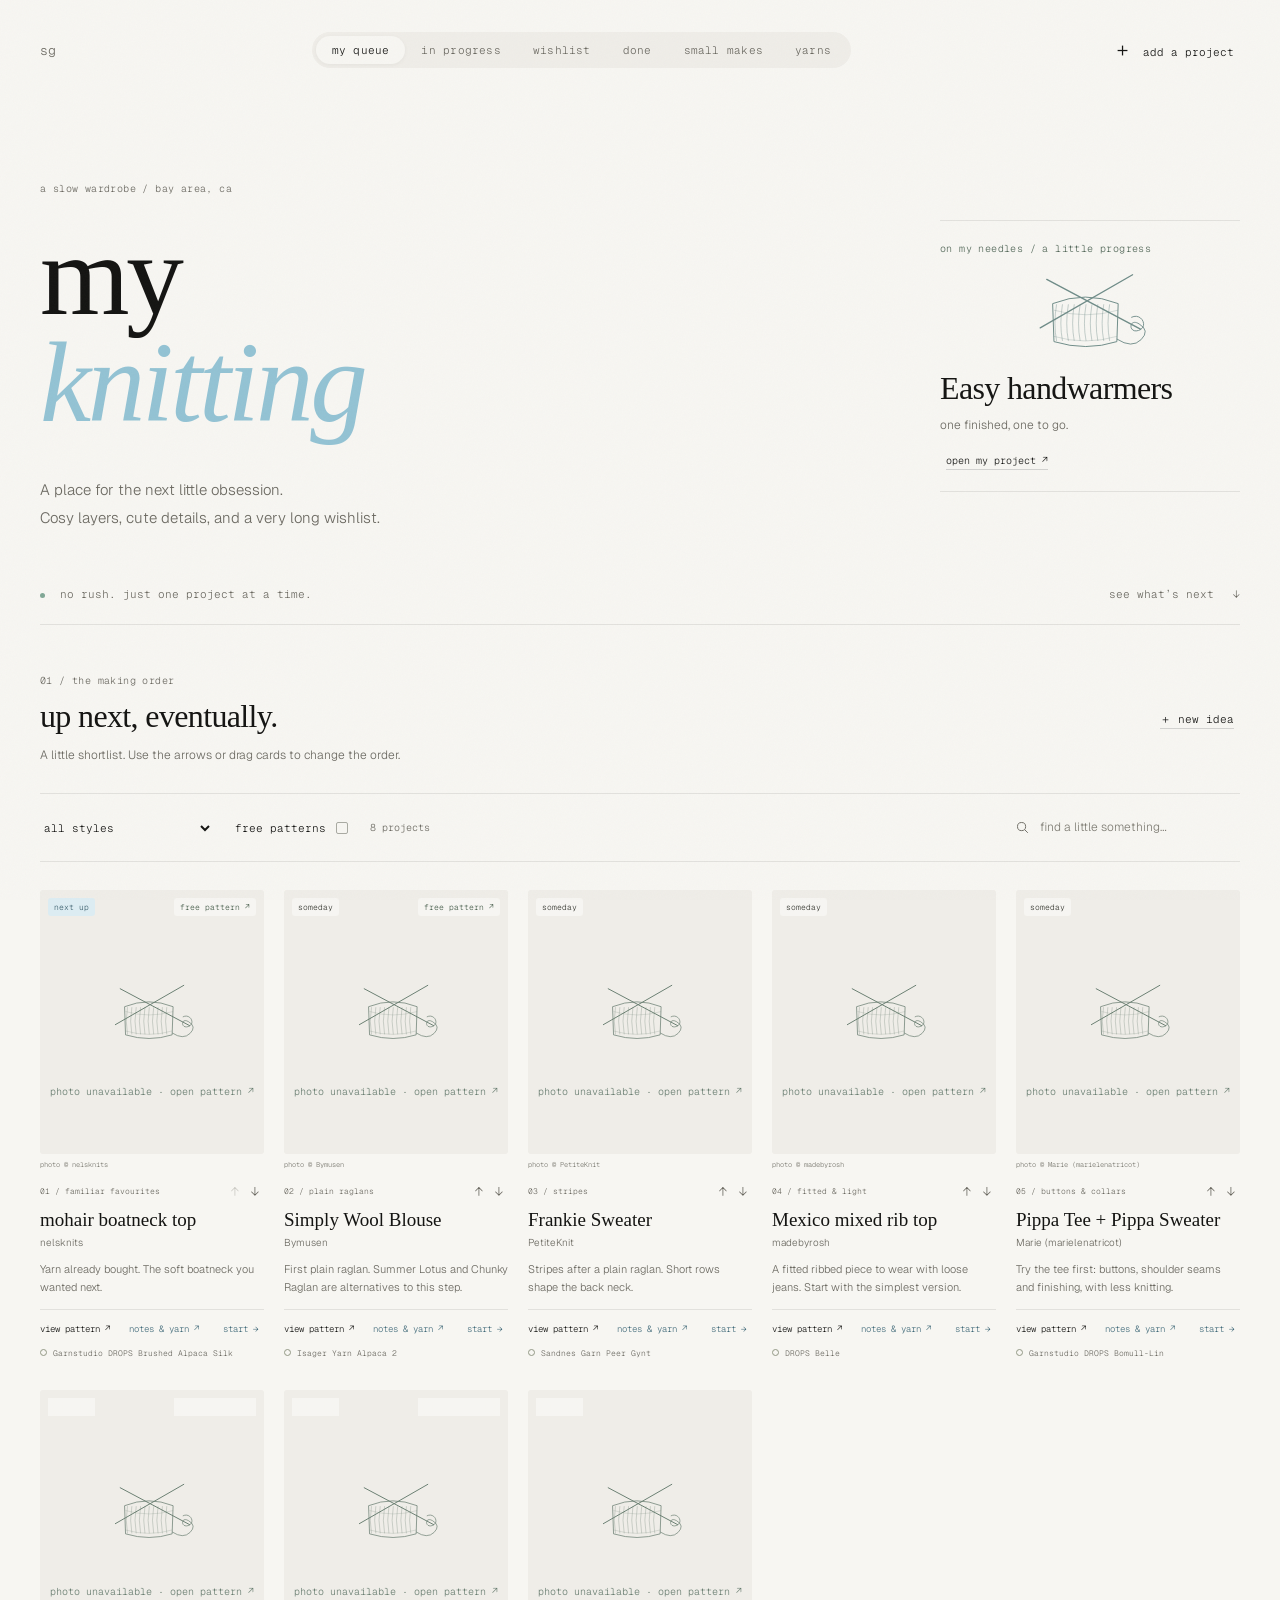
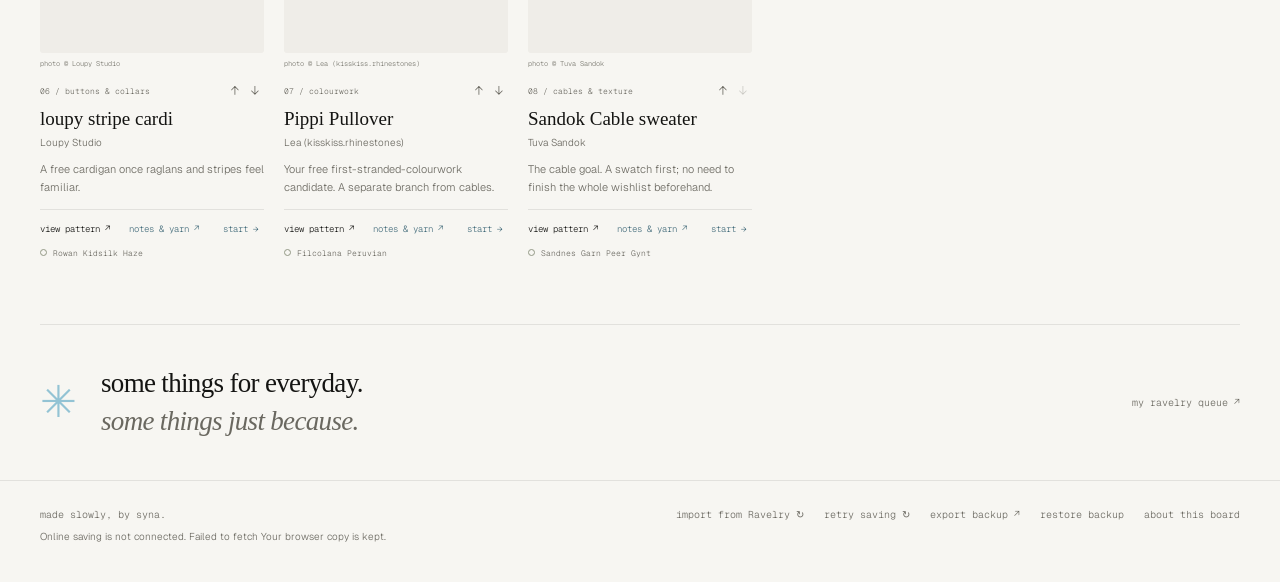
<file: knitting.html>
<!doctype html>
<html lang="en">
<head>
  <meta charset="utf-8">
  <meta name="viewport" content="width=device-width, initial-scale=1">
  <meta name="theme-color" content="#F7F6F2">
  <meta name="description" content="Syna's knitting wishlist. Little projects, future favourites, and yarn daydreams.">
  <title>the knit list · syna</title>
  <link rel="preconnect" href="https://fonts.googleapis.com">
  <link rel="preconnect" href="https://fonts.gstatic.com" crossorigin>
  <link href="https://fonts.googleapis.com/css2?family=Zodiak:ital,wght@0,300;0,400;1,300;1,400&family=Geist+Mono:wght@300;400&family=Geist:wght@300;400&display=swap" rel="stylesheet">
  <style>
*,*::before,*::after{box-sizing:border-box}*{margin:0}html{scroll-behavior:smooth;scroll-padding-top:105px}body{--bg:#f7f6f2;--fg:#141412;--muted:#6a6860;--accent:#93c3d4;--blue-ink:#426b7a;--surface:#efede8;--line:rgba(20,20,18,.09);background:var(--bg);color:var(--fg);font-family:'Geist',sans-serif;font-weight:300;line-height:1.6}body::after{content:"";position:fixed;inset:0;pointer-events:none;z-index:1000;opacity:.12;background-image:url("data:image/svg+xml,%3Csvg xmlns='http://www.w3.org/2000/svg' width='180' height='180'%3E%3Cfilter id='n'%3E%3CfeTurbulence type='fractalNoise' baseFrequency='.8' numOctaves='3' stitchTiles='stitch'/%3E%3C/filter%3E%3Cpath fill='%23888' filter='url(%23n)' d='M0 0h180v180H0z' opacity='.16'/%3E%3C/svg%3E")}button,input,select,textarea{font:inherit;color:inherit}button,a,input,select,textarea{-webkit-tap-highlight-color:transparent}button{cursor:pointer}button{border:0;background:none}a{color:inherit;text-underline-offset:4px}a,button{touch-action:manipulation}button:focus-visible,a:focus-visible,input:focus-visible,select:focus-visible,textarea:focus-visible{outline:2px solid #426b7a;outline-offset:4px}button:disabled{opacity:.3;cursor:default}[hidden]{display:none!important}.sr-only{position:absolute;width:1px;height:1px;padding:0;margin:-1px;overflow:hidden;clip:rect(0,0,0,0);white-space:nowrap;border:0}.skip{position:fixed;z-index:2000;top:-80px;left:10px;background:var(--fg);color:white;padding:10px}.skip:focus{top:10px}.site-nav{position:sticky;top:0;z-index:20;display:flex;align-items:center;justify-content:space-between;gap:24px;padding:24px 40px;border-bottom:1px solid var(--line);background:rgba(247,246,242,.96);backdrop-filter:blur(16px)}.wordmark{font:300 13px 'Geist Mono',monospace;text-decoration:none;white-space:nowrap}.wordmark span{color:var(--muted);font-size:11px}.nav-tabs{display:flex;gap:2px;border-radius:100px;padding:4px;background:var(--surface)}.nav-tabs button{font:300 11px 'Geist Mono',monospace;padding:9px 15px;border-radius:100px;color:var(--muted);white-space:nowrap}.nav-tabs button[aria-pressed=true]{background:var(--bg);color:var(--fg);box-shadow:0 1px 4px #0000000b}.quiet-button{font:300 11px 'Geist Mono',monospace;white-space:nowrap}.quiet-button span{font-size:19px;margin-right:4px}.quiet-button:hover,.text-button:hover,.footer-actions button:hover{color:var(--blue-ink)}main{max-width:1600px;margin:auto}.hero{padding:68px 7% 0;display:grid;grid-template-columns:1.5fr 1fr;column-gap:60px;align-items:center}.eyebrow{font:300 10px/1.5 'Geist Mono',monospace;letter-spacing:.04em;color:var(--muted)}h1,h2,h3,.serif{font-family:'Zodiak',serif;font-weight:300}h1{font-size:clamp(70px,7.8vw,118px);line-height:1.04;letter-spacing:-.055em;margin:23px 0 22px}h1 em{color:var(--accent);font-weight:300}.hero-description{font-size:14px;line-height:1.9;color:var(--muted)}.on-needles{justify-self:end;width:100%;max-width:315px;background:#edf1ee;padding:26px 28px 25px;position:relative;border:1px solid #ced9d7;transform:rotate(2deg);border-radius:2px}.on-needles::before{content:"";position:absolute;width:78px;height:21px;background:#e4ddd1aa;top:-11px;left:calc(50% - 39px);transform:rotate(-6deg)}.on-needles .eyebrow{color:#526758}.on-needles h2{font-size:25px;line-height:1.3;margin:4px 0 6px}.on-needles p:not(.eyebrow){font-size:12px;color:var(--muted)}.on-needles .text-button{font-size:10px;margin-top:18px}.needle-drawing{display:block;width:100%;height:110px;margin:7px 0 10px;color:#6f8c88}.hero-bottom{grid-column:1/-1;display:flex;justify-content:space-between;align-items:center;padding:47px 0 23px;margin-top:15px;border-bottom:1px solid var(--line);font:300 10px 'Geist Mono',monospace;color:var(--muted)}.hero-bottom a{text-decoration:none}.hero-bottom a span{margin-left:12px}.dot{display:inline-block;width:5px;height:5px;border-radius:50%;background:#80a795;margin-right:8px}.board-section{padding:45px 7% 70px;min-height:650px}.section-heading{display:flex;align-items:center;justify-content:space-between;gap:20px}.section-heading h2{font-size:38px;letter-spacing:-.035em;line-height:1.3;margin:8px 0}.section-description{font-size:12px;color:var(--muted);max-width:660px}.text-button{font:300 11px 'Geist Mono',monospace;text-decoration:underline;text-decoration-color:#aaa7; text-underline-offset:5px;white-space:nowrap}.tools{display:flex;justify-content:space-between;align-items:center;gap:20px;border-top:1px solid var(--line);border-bottom:1px solid var(--line);padding:17px 0;margin:28px 0}.filters{display:flex;align-items:center;gap:22px;flex-wrap:wrap}.select-wrap select{max-width:180px;border:0;background:transparent;font:300 11px 'Geist Mono',monospace;padding:7px 20px 7px 0;cursor:pointer}.filter-toggle{display:flex;align-items:center;gap:10px;font:300 11px 'Geist Mono',monospace;padding:7px 0}.check-box{display:block;width:12px;height:12px;border:1px solid #a9aaa2;border-radius:2px}.filter-toggle[aria-pressed=true] .check-box{background:var(--blue-ink);border-color:var(--blue-ink);box-shadow:inset 0 0 0 2px var(--bg)}.result-count{font:300 10px 'Geist Mono',monospace;color:var(--muted)}.search-wrap{display:flex;align-items:center;gap:10px}.search-wrap svg{width:15px;height:15px;stroke:var(--muted);stroke-width:1.5;flex-shrink:0}.search-wrap input{width:200px;border:0;border-radius:0;background:none;padding:7px 0;font-size:12px}.search-wrap input::placeholder{color:#7e7c73}.project-grid{display:grid;grid-template-columns:repeat(3,minmax(0,1fr));gap:42px 30px}.project-card{min-width:0;position:relative;transition:opacity .2s,transform .2s}.project-card.dragging{opacity:.4}.project-card.drop-target{outline:2px dashed var(--accent);outline-offset:8px}.image-button{display:block;position:relative;width:100%;padding:0;border-radius:7px;overflow:hidden;background:var(--surface);aspect-ratio:4/4.7;text-align:left}.image-button img{display:block;width:100%;height:100%;object-fit:cover;transition:transform .45s}.image-button:hover img{transform:scale(1.035)}.card-topline{position:absolute;top:13px;left:13px;right:13px;display:flex;align-items:flex-start;justify-content:space-between;gap:8px;pointer-events:none}.pill{font:300 9px 'Geist Mono',monospace;padding:6px 9px;border-radius:3px;background:#f7f6f2eb;color:#34362f;backdrop-filter:blur(8px)}.pill.making{background:#dce9e2;color:#344c40}.pill.next{background:#dcecf2;color:#385c6a}.pill.finished{background:#dddcd7}.pill.free{background:#f7f6f2eb;color:#405846}.photo-placeholder{height:100%;width:100%;display:flex;flex-direction:column;align-items:center;justify-content:center;background-color:#e7e9e2;background-image:linear-gradient(#72847713 1px,transparent 1px),linear-gradient(90deg,#72847713 1px,transparent 1px);background-size:32px 32px;color:#687d70;gap:17px}.photo-placeholder svg{width:52%;height:150px}.photo-placeholder span{font:300 10px 'Geist Mono',monospace}.photo-credit{display:block;font:300 8px 'Geist Mono',monospace;color:#76756c;white-space:nowrap;overflow:hidden;text-overflow:ellipsis;margin:7px 0 11px;min-height:12px}.card-meta{display:flex;justify-content:space-between;align-items:center;gap:8px;margin-bottom:6px;font:300 9px 'Geist Mono',monospace;color:var(--muted)}.reorder{display:flex;gap:2px}.reorder button{padding:2px 6px;font-size:13px;border:1px solid transparent;border-radius:3px}.reorder button:hover{border-color:var(--line);color:var(--blue-ink)}.card-title{font-size:25px;line-height:1.25;letter-spacing:-.025em}.card-title button{font-family:inherit;font-weight:inherit;text-align:left;padding:0}.card-title button:hover{color:var(--blue-ink)}.designer{font-size:11px;color:var(--muted);margin-top:4px}.card-note{font-size:12px;line-height:1.7;color:var(--muted);margin:12px 0 14px;display:-webkit-box;-webkit-line-clamp:2;-webkit-box-orient:vertical;overflow:hidden;min-height:41px}.card-actions{display:flex;justify-content:space-between;align-items:center;padding:12px 0 0;border-top:1px solid var(--line);gap:8px}.card-actions a,.card-actions button{font:300 10px 'Geist Mono',monospace;text-decoration:none}.card-actions a:hover{text-decoration:underline}.card-actions button{color:var(--blue-ink)}.yarn-preview{margin-top:11px;font:300 9px/1.6 'Geist Mono',monospace;color:var(--muted);overflow:hidden;text-overflow:ellipsis;white-space:nowrap}.yarn-preview a{text-decoration-color:#b5b3a9}.yarn-preview .yarn-dot{display:inline-block;height:7px;width:7px;border:1px solid #929885;border-radius:50%;margin-right:6px}.empty-state{text-align:center;padding:60px 20px}.empty-state>span{font-size:70px;color:var(--accent)}.empty-state h3{font-size:35px}.empty-state p{font-size:13px;color:var(--muted);margin:15px 0 25px}.primary-button{font:300 11px 'Geist Mono',monospace;border:1px solid var(--fg);padding:13px 18px;background:var(--fg);color:var(--bg);border-radius:4px}.primary-button:hover{background:#354c56;border-color:#354c56}.closing-note{border-top:1px solid var(--line);margin:0 7%;padding:40px 0;display:flex;align-items:center;gap:24px}.closing-note>span{font-size:44px;color:var(--accent)}.closing-note p{font-family:'Zodiak',serif;font-size:27px;line-height:1.4;letter-spacing:-.025em}.closing-note p em{color:var(--muted)}.closing-note a{margin-left:auto;font:300 10px 'Geist Mono',monospace;text-decoration:none;color:var(--muted)}footer{max-width:1600px;margin:auto;padding:27px 7% 36px;border-top:1px solid var(--line);display:flex;justify-content:space-between;gap:25px;font:300 10px 'Geist Mono',monospace;color:var(--muted)}footer p{font:300 10px/1.8 Geist,Arial,sans-serif;margin-top:7px}.footer-actions{display:flex;gap:20px;flex-wrap:wrap;align-items:flex-start}.footer-actions button{font:inherit;padding:0}dialog{--bg:#f7f6f2;--fg:#141412;--muted:#6a6860;--line:rgba(20,20,18,.09);position:fixed;margin:auto;border:1px solid var(--line);border-radius:9px;background:var(--bg);color:var(--fg);padding:0;width:min(940px,94vw);max-height:90vh;overflow-y:auto;box-shadow:0 24px 100px #0003}dialog::backdrop{background:#262a2859;backdrop-filter:blur(5px)}.dialog-close{position:absolute;right:14px;top:12px;z-index:2;width:34px;height:34px;border-radius:50%;background:#f7f6f2ed;font-size:25px;line-height:1}.detail-layout{display:grid;grid-template-columns:1fr 1.15fr}.detail-photo{position:sticky;top:0;align-self:start;min-width:0}.detail-photo img{display:block;width:100%;height:500px;object-fit:contain;background:#eae8e1}.detail-photo .photo-placeholder{height:500px}.detail-photo .photo-credit{padding:0 14px}.detail-content{padding:43px 32px 30px}.detail-content h2{font-size:33px;line-height:1.2;letter-spacing:-.03em;margin:10px 0}.detail-content>.designer{margin:10px 0 20px}.detail-links{display:flex;gap:17px;align-items:center;flex-wrap:wrap;margin:22px 0}.detail-links .text-button{color:var(--blue-ink)}.detail-content p{font-size:13px;line-height:1.8}.detail-section{margin-top:25px;border-top:1px solid var(--line);padding-top:19px}.detail-section h3{font:300 10px 'Geist Mono',monospace;letter-spacing:.03em;margin-bottom:11px}.detail-section .fine-print{font-size:11px;color:var(--muted);margin-top:12px}.detail-section .personal-notes{white-space:pre-wrap}.details-grid{display:grid;grid-template-columns:1fr 1fr;gap:12px}.details-grid>div:last-child{grid-column:1/-1}.details-grid dt{font:300 9px 'Geist Mono',monospace;color:var(--muted);margin-bottom:4px}.details-grid dd{font-size:12px;line-height:1.7}.yarn-list{list-style:none;padding:0}.yarn-list li{margin:0 0 11px}.yarn-list a{font-size:12px;text-decoration-color:#9996}.yarn-list small{display:block;font:300 9px/1.7 'Geist Mono',monospace;color:var(--muted);margin-top:3px}.yarn-form{display:grid;grid-template-columns:1fr;gap:8px;margin-top:16px}.yarn-form input{min-width:0;border:1px solid var(--line);border-radius:3px;padding:8px 10px;background:#fff6;font-size:12px}.yarn-form button{justify-self:start;margin:5px 0}.remove-yarn{font-size:15px;color:var(--muted);margin-left:8px}.tag-list{display:flex;gap:6px;flex-wrap:wrap;margin-top:12px}.tag-list span{font:300 9px 'Geist Mono',monospace;border:1px solid var(--line);padding:4px 7px;border-radius:2px;color:var(--muted)}#edit-dialog{max-width:660px;padding:37px}#edit-dialog h2,#about-dialog h2{font-size:39px;letter-spacing:-.04em;margin:8px 0 25px}.form-grid{display:grid;grid-template-columns:1fr 1fr;gap:16px}label.wide{grid-column:1/-1}.form-grid label{display:flex;flex-direction:column;gap:6px;font:300 10px/1.5 'Geist Mono',monospace;color:var(--muted)}.form-grid input,.form-grid select,.form-grid textarea{width:100%;min-width:0;border:1px solid var(--line);border-radius:3px;background:#fffa;padding:10px;font:300 13px/1.5 Geist,Arial,sans-serif;color:var(--fg)}.form-grid textarea{resize:vertical}.form-grid .inline-check{flex-direction:row;align-items:center;gap:9px}.inline-check input{width:15px;height:15px;accent-color:#426b7a}.upload-label input{font-size:11px}.upload-label small{font:300 11px/1.5 Geist,Arial,sans-serif}.form-actions{display:flex;justify-content:space-between;align-items:center;margin-top:25px;gap:15px}.danger-button{font-size:11px;color:#97584c;text-decoration:underline;text-underline-offset:4px}.form-error{font-size:12px;margin-top:10px;color:#974e42}#about-dialog{max-width:620px;padding:40px}#about-dialog p:not(.eyebrow){font-size:13px;line-height:1.9;margin-bottom:17px;color:var(--muted)}.toast{position:fixed;bottom:23px;left:50%;transform:translate(-50%,15px);z-index:1500;background:var(--fg);color:var(--bg);font:300 11px/1.6 'Geist Mono',monospace;border-radius:5px;padding:12px 20px;opacity:0;pointer-events:none;transition:.25s;max-width:90vw;text-align:center}.toast.visible{opacity:1;transform:translate(-50%,0)}.yarn-grid{display:grid;grid-template-columns:repeat(3,minmax(0,1fr));gap:22px}.yarn-card{padding:24px;border:1px solid var(--line);border-radius:5px;background:#fff3}.yarn-card h3{font-size:22px;line-height:1.4;margin:12px 0}.yarn-card>.eyebrow{color:var(--blue-ink)}.yarn-projects{list-style:none;padding:14px 0 0;border-top:1px solid var(--line);margin-top:18px}.yarn-projects li{margin-top:5px}.yarn-projects button{text-align:left;padding:0;font-size:11px;color:var(--muted);text-decoration:underline;text-decoration-color:#aaa7;text-underline-offset:3px}
@media(min-width:1600px){.hero{padding-top:85px}.board-section{padding-top:55px}}@media(max-width:1050px){.site-nav{padding:20px 24px;gap:16px}.wordmark span{display:none}.hero{padding:55px 5% 0;gap:35px}h1{font-size:86px}.board-section{padding-left:5%;padding-right:5%}.project-grid{gap:35px 23px}.card-title{font-size:22px}.closing-note{margin:0 5%}.on-needles{max-width:275px}.filters{gap:14px}.search-wrap input{width:170px}}@media(max-width:760px){.site-nav{flex-wrap:wrap;justify-content:space-between;padding:15px 18px;gap:13px}.wordmark span{display:inline}.nav-tabs{order:3;width:100%;justify-content:center}.nav-tabs button{flex:1;padding:9px 8px;font-size:10px}.hero{padding:36px 6% 0;grid-template-columns:1fr;gap:0}h1{font-size:clamp(65px,13vw,92px);margin:19px 0}.hero-description{font-size:13px}.on-needles{display:none}.hero-bottom{font-size:9px;margin-top:17px;padding:25px 0 20px;gap:20px}.board-section{padding:30px 6% 45px}.section-heading{align-items:flex-end}.section-heading h2{font-size:30px}.section-description{font-size:11px}.tools{flex-wrap:wrap;gap:10px;margin:23px 0;padding:10px 0 14px}.filters{width:100%;justify-content:space-between;gap:8px}.select-wrap select{font-size:10px;max-width:145px}.filter-toggle{font-size:10px;gap:6px}.result-count{font-size:9px}.search-wrap{width:100%;padding-top:5px}.search-wrap input{width:100%}.project-grid{grid-template-columns:repeat(2,minmax(0,1fr));gap:28px 16px}.card-title{font-size:20px}.card-meta{font-size:8px}.card-note{font-size:11px;line-height:1.65;min-height:37px;margin:9px 0 12px}.designer{font-size:10px}.card-topline{top:8px;left:8px;right:8px}.pill{font-size:8px;padding:4px 6px}.photo-credit{font-size:7px;margin-top:6px;margin-bottom:9px}.card-actions{gap:4px;flex-wrap:wrap}.card-actions a,.card-actions button{font-size:9px}.yarn-preview{font-size:8px}.reorder button{padding:1px 4px}.closing-note{margin:0 6%;padding:28px 0;gap:14px;flex-wrap:wrap}.closing-note p{font-size:22px}.closing-note>span{font-size:32px}.closing-note a{margin-left:46px;font-size:9px}footer{padding:23px 6% 30px;flex-direction:column;gap:19px}.footer-actions{gap:20px}dialog{max-height:92dvh}.detail-layout{grid-template-columns:1fr}.detail-photo{position:relative}.detail-photo img{height:310px}.detail-photo .photo-placeholder{height:250px}.detail-content{padding:22px}.detail-content h2{font-size:30px}.detail-links{gap:14px}.yarn-grid{grid-template-columns:1fr 1fr;gap:13px}.yarn-card{padding:16px}.yarn-card h3{font-size:19px}#edit-dialog{padding:30px 22px}#about-dialog{padding:34px 23px}.form-grid{gap:13px}.form-grid label{font-size:9px}.photo-placeholder svg{height:90px}.photo-placeholder span{font-size:8px}}
@media(max-width:370px){.project-grid{grid-template-columns:1fr}.nav-tabs button{font-size:9px;padding:8px 5px}.form-grid{grid-template-columns:1fr}.form-grid label{grid-column:1/-1}.yarn-grid{grid-template-columns:1fr}}
@media(prefers-reduced-motion:reduce){html{scroll-behavior:auto}*,*::before,*::after{animation:none!important;transition:none!important}}
.project-notes-form{display:grid;gap:12px}.project-notes-form textarea{width:100%;resize:vertical;min-height:115px;border:1px solid var(--line);border-radius:3px;background:#fff7;padding:12px;font:300 13px/1.8 'Geist',sans-serif}.project-notes-form button{justify-self:start}.finish-button{color:#496f59!important}.card-actions{flex-wrap:wrap;row-gap:10px}
@media(max-width:760px){.nav-tabs button{font-size:9px;padding-left:6px;padding-right:6px}}
.tracking-summary{padding:11px 0;border-top:1px solid var(--line);font:300 10px/1.7 'Geist Mono',monospace;color:var(--muted)}.tracking-summary p{color:var(--fg);font-size:11px;margin-bottom:5px}.tracking-summary>span{margin-right:13px}.step-meter{height:3px;background:var(--surface);margin-top:8px;overflow:hidden;border-radius:2px}.step-meter>span{display:block;height:100%;background:#93c3d4}.tracker-form{display:grid;gap:13px}.tracker-form label{display:grid;gap:6px;font:300 10px/1.6 'Geist Mono',monospace;color:var(--muted);min-width:0}.tracker-form input,.tracker-form select,.progress-step-form input{width:100%;min-width:0;padding:9px;border:1px solid var(--line);border-radius:3px;background:#fff7;color:var(--fg);font:300 13px/1.6 'Geist',sans-serif}.tracker-counter{display:grid;grid-template-columns:1.5fr 1fr 1fr;gap:10px;align-items:start}.counter-controls{display:grid;grid-template-columns:28px minmax(0,1fr) 28px;align-items:center}.counter-controls button{font-size:18px;padding:6px 0;border:1px solid var(--line);border-radius:3px}.counter-controls input{text-align:center;border-left:0;border-right:0;border-radius:0;appearance:textfield;padding-left:0;padding-right:0}.counter-controls input::-webkit-inner-spin-button,.counter-controls input::-webkit-outer-spin-button{-webkit-appearance:none;margin:0}.tracker-form>[type=submit]{justify-self:start}.tracker-updated{margin:0!important}.steps-heading{display:flex;align-items:center;justify-content:space-between;gap:12px;margin:23px 0 8px}.steps-heading h3{margin:0}.steps-count{font:300 10px 'Geist Mono',monospace;color:var(--muted)}.progress-steps{list-style:none;padding:0}.progress-steps li{display:flex;align-items:center;justify-content:space-between;gap:10px;border-bottom:1px solid var(--line);padding:9px 0}.progress-steps label{display:flex;gap:10px;align-items:center;font-size:12px;min-width:0}.progress-steps input{accent-color:#426b7a;flex-shrink:0}.progress-steps input:checked+span{text-decoration:line-through;color:var(--muted)}.progress-steps button{font-size:18px;color:var(--muted);padding:0 5px}.progress-step-form{display:flex;gap:10px;align-items:center;margin-top:14px}.progress-step-form input{flex:1}.photo-add{padding:0;text-align:left;text-decoration:underline;text-underline-offset:3px}.photo-add:hover{color:var(--blue-ink)}
@media(max-width:760px){.nav-tabs{display:grid;grid-template-columns:repeat(3,minmax(0,1fr))}.nav-tabs button{font-size:10px}.tracker-counter{grid-template-columns:1.4fr 1fr 1fr;gap:7px}.tracker-form input,.tracker-form select{font-size:12px}.progress-step-form{flex-wrap:wrap}.progress-step-form input{flex-basis:100%}}
.needle-drawing svg{display:block;width:100%;height:100%}
@media(max-width:760px){.detail-layout:has(.progress-section) .detail-photo img,.detail-layout:has(.progress-section) .detail-photo .photo-placeholder{height:180px}}

/* Portfolio integration: same type stacks, rhythm and edges as index.html. */
body{min-height:100vh;font-family:'Geist',sans-serif;font-weight:300}
body::after{opacity:.35;z-index:999;background-image:url("data:image/svg+xml,%3Csvg xmlns='http://www.w3.org/2000/svg' width='300' height='300'%3E%3Cfilter id='n'%3E%3CfeTurbulence type='fractalNoise' baseFrequency='0.75' numOctaves='4' stitchTiles='stitch'/%3E%3C/filter%3E%3Crect width='300' height='300' filter='url(%23n)' opacity='0.08'/%3E%3C/svg%3E")}
.site-nav{padding:2rem 2.5rem;background:var(--bg);border-bottom-color:transparent;backdrop-filter:none;transition:border-color .3s}
.site-nav.scrolled{border-bottom-color:var(--line)}
.wordmark{font-family:'Geist Mono',monospace;font-size:13px;font-weight:300;color:var(--muted);letter-spacing:-.01em}
.nav-tabs{gap:0}.nav-tabs button{font-weight:300;letter-spacing:.02em;padding:7px 16px}
main{max-width:none}
.hero{padding:5rem 2.5rem 0;column-gap:3rem}
h1{font-family:'Zodiak',serif;font-size:clamp(3.8rem,9vw,8.5rem);font-weight:300;line-height:.93;letter-spacing:-.03em;margin:0 0 2.5rem}
.hero>.home-top>.eyebrow{margin-bottom:1.6rem}
.hero-description{font-size:15px;line-height:1.85;max-width:400px}
.on-needles{transform:none;background:none;border:0;border-top:1px solid var(--line);border-bottom:1px solid var(--line);border-radius:0;padding:20px 0;max-width:300px}
.on-needles::before{display:none}
.on-needles h2{font-family:'Zodiak',serif;font-size:2rem;letter-spacing:-.02em}
.needle-drawing{height:95px}
.hero-bottom{padding-top:3.5rem;margin-top:0;font-size:11px}
.board-section{padding:3rem 2.5rem 4rem}
.section-heading h2{font-family:'Zodiak',serif;font-size:2rem;letter-spacing:-.02em}
.card-title{font-family:'Zodiak',serif;font-size:1.5rem;font-weight:300}
.card-note{font-size:13px}.designer{font-size:12px}
.image-button{border-radius:3px}.photo-placeholder{background:var(--surface)}
.closing-note{margin:0 2.5rem}.closing-note p{font-family:'Zodiak',serif}
footer{max-width:none;padding:27px 2.5rem 36px}
.back-link{display:inline-block;font:300 10px 'Geist Mono',monospace;text-decoration:none;color:var(--muted);margin-bottom:1.7rem}
.back-link:hover{color:var(--fg)}
@media(max-width:1050px){.hero{padding:4rem 2.5rem 0}.board-section{padding-left:2.5rem;padding-right:2.5rem}h1{font-size:clamp(3.8rem,9vw,8.5rem)}}
@media(max-width:760px){.site-nav{padding:1.2rem 1.5rem;gap:1rem}.hero{padding:2.5rem 1.5rem 0}.nav-tabs{border-radius:8px}.nav-tabs button{padding:7px 8px}.hero-description{font-size:15px}.hero-bottom{padding-top:2rem;font-size:9px}.board-section{padding:2.5rem 1.5rem}.section-heading h2{font-size:1.85rem}.closing-note{margin:0 1.5rem}footer{padding:23px 1.5rem 30px}.card-note{font-size:12px}.designer{font-size:11px}}

  
/* Compact project cards, with proportional photos filling each card. */
.project-grid{grid-template-columns:repeat(auto-fill,minmax(185px,1fr));gap:30px 20px}
.image-button{width:100%;aspect-ratio:4/4.7;margin-inline:0}
.image-button img{object-fit:contain}
.image-button .photo-placeholder{gap:8px}
.image-button .photo-placeholder svg{height:50%;flex-shrink:1}
.card-title{font-size:19px;line-height:1.25}
.designer{font-size:10px}
.card-note{font-size:11px;line-height:1.65;min-height:37px;margin:9px 0 12px}
.card-meta{font-size:8px;gap:4px}
.card-actions{gap:8px;row-gap:8px;flex-wrap:wrap}
.card-actions a,.card-actions button{font-size:9px}
.yarn-preview{font-size:8px}
.photo-credit{font-size:7px;margin:6px 0 9px}
.card-topline{top:8px;left:8px;right:8px;gap:5px}
.pill{font-size:8px;padding:4px 6px}
.reorder button{padding:1px 4px}
.detail-photo img,.detail-photo .photo-placeholder{height:250px}
@media(max-width:760px){
  .detail-photo img{height:155px}
  .detail-photo .photo-placeholder{height:125px}
  .detail-layout:has(.progress-section) .detail-photo img,
  .detail-layout:has(.progress-section) .detail-photo .photo-placeholder{height:90px}
}
@media(max-width:600px){
  .project-grid{grid-template-columns:repeat(2,minmax(0,1fr));gap:28px 16px}
  .card-title{font-size:18px}
  .card-topline{align-items:flex-start;flex-direction:column;gap:4px}
  .pill{font-size:7px;padding:3px 5px}
}
@media(max-width:370px){.project-grid{grid-template-columns:1fr}}

/* Automatic save status follows the portfolio typography. */
#sync-choice{padding:36px;max-width:520px;width:calc(100% - 32px)}
#sync-choice h2{font-size:30px;line-height:1.2;margin:12px 0 20px}
.sync-choices{display:grid;gap:18px;margin:24px 0}#storage-note{max-width:550px}
@media(max-width:760px){#sync-choice{padding:30px 22px}}
/* A quiet workspace for the instruction on the needles. */
.guide-heading{display:flex;align-items:baseline;justify-content:space-between;gap:12px}.guide-heading h3{margin-bottom:14px}.guide-heading .eyebrow{font-size:8px}.guide-pattern{display:inline-block;margin-bottom:14px}
.guide-current{padding:22px;background:#93c3d417;border:1px solid var(--line);border-radius:4px}.guide-position{display:flex;justify-content:space-between;gap:12px;align-items:center;font:300 9px 'Geist Mono',monospace;color:var(--muted)}.guide-position button{font-size:9px}.guide-current h4{font-family:'Zodiak',Georgia,serif;font-size:26px;font-weight:300;line-height:1.2;margin:20px 0 12px}.guide-instruction{white-space:pre-wrap;overflow-wrap:anywhere;line-height:1.8!important;font-size:14px!important}.guide-count{display:flex;align-items:baseline;gap:10px;flex-wrap:wrap;margin-top:20px}.guide-count strong{font:300 48px/1.2 'Zodiak',Georgia,serif}.guide-count span{font:300 10px 'Geist Mono',monospace;color:var(--muted)}.guide-repeat{margin-top:18px;padding-top:12px;border-top:1px solid var(--line)}.guide-repeat p{font-size:12px!important;margin-bottom:5px!important}.guide-repeat small{display:block;font-size:10px;line-height:1.7;color:var(--muted)}.guide-count-actions,.guide-navigation{display:flex;align-items:center;flex-wrap:wrap;gap:16px;margin-top:20px}.guide-navigation{border-top:1px solid var(--line);padding-top:16px;justify-content:space-between}.guide-navigation button{font-size:10px}.guide-count-actions .primary-button{font-size:11px}.guide-section button:disabled{opacity:.4;cursor:default}.guide-goal{font-size:12px!important;color:#496f59;margin-top:15px}.guide-empty{font-size:13px!important;color:var(--muted)}
.guide-note-form{margin:20px 0}.guide-note-form label,.guide-step-form label{display:grid;gap:7px;font:300 10px/1.6 'Geist Mono',monospace;color:var(--muted);min-width:0}.guide-note-form textarea,.guide-step-form textarea,.guide-step-form input:not([type=hidden]),.guide-step-form select{width:100%;min-width:0;border:1px solid var(--line);border-radius:3px;padding:10px;background:#fff7;color:var(--fg);font:300 13px/1.7 'Geist',sans-serif}.guide-note-form textarea,.guide-step-form textarea{resize:vertical}.guide-plan summary,.guide-edit summary,.extra-tracker>summary,.guide-archive>summary{cursor:pointer;font:300 11px/1.7 'Geist Mono',monospace;color:var(--muted);padding:10px 0}.guide-plan-count{font-size:9px;margin-left:12px}.guide-outline{list-style:none;padding:0;margin:8px 0 18px}.guide-outline li{display:flex;align-items:center;gap:10px;border-bottom:1px solid var(--line);padding:6px 0}.guide-outline li.is-current{background:#93c3d414}.guide-outline li>button{display:flex;text-align:left;gap:12px;flex:1;min-width:0;padding:9px 6px;font-size:12px;line-height:1.6}.guide-outline li>button>span:last-child{min-width:0;overflow-wrap:anywhere}.guide-outline li>button>span:first-child{color:var(--muted);font:300 10px 'Geist Mono',monospace;padding-top:4px}.guide-outline small{display:block;font:300 9px/1.6 'Geist Mono',monospace;color:var(--muted);margin-top:4px}.guide-outline-actions{display:flex;gap:4px;flex-shrink:0}.guide-outline-actions button{padding:5px;font-size:15px;color:var(--muted)}.guide-step-form{display:grid;gap:14px;margin:12px 0}.guide-form-row{display:grid;grid-template-columns:1fr 1fr;gap:12px}.guide-repeat-fields{display:grid;gap:12px}.guide-repeat-fields[hidden],.guide-target-field[hidden]{display:none}.guide-form-actions{display:flex;gap:24px}.guide-form-error:empty{display:none}.extra-tracker{margin-top:16px;border-top:1px solid var(--line)}.extra-tracker .detail-section{margin-top:6px}.guide-archive{margin-top:20px}.guide-archive li{margin:12px 0;white-space:pre-wrap;overflow-wrap:anywhere;font-size:12px;line-height:1.7}.guide-archive ol{padding-left:20px}.guide-archive .guide-stopping{white-space:pre-wrap;font-size:12px}
@media(max-width:760px){.guide-current{padding:16px}.guide-current h4{font-size:23px}.guide-position{align-items:flex-start}.guide-count-actions{gap:14px}.guide-count-actions .primary-button{flex-basis:100%}.guide-navigation{gap:12px}.guide-form-row{grid-template-columns:1fr}.guide-heading{flex-wrap:wrap;gap:0}.guide-heading .eyebrow{margin-bottom:12px}.detail-layout:has(.guide-section) .detail-photo img,.detail-layout:has(.guide-section) .detail-photo .photo-placeholder{height:90px}}


#ravelry-dialog .fine-print{font-size:10px;line-height:1.8;color:var(--muted)}
#ravelry-dialog{padding:36px;max-width:650px;width:calc(100% - 32px)}#ravelry-dialog h2{font:300 32px/1.2 'Zodiak',Georgia,serif;margin:14px 0 20px}.ravelry-intro,.ravelry-howto{font-size:12px;line-height:1.9;color:var(--muted)}.ravelry-howto{padding-left:18px;margin:20px 0}.ravelry-howto li{margin:8px 0}.ravelry-howto a,.ravelry-bookmark-help a{color:var(--blue-ink);text-decoration:underline;text-underline-offset:3px}.ravelry-label{display:grid;gap:8px;margin:18px 0;font:300 10px/1.6 'Geist Mono',monospace;color:var(--muted)}#ravelry-paste,#ravelry-destination{width:100%;min-width:0;padding:11px;border:1px solid var(--line);border-radius:3px;background:#fff7;color:var(--fg);font:300 13px/1.7 'Geist',sans-serif}#ravelry-paste{resize:vertical}.ravelry-import-actions{display:flex;gap:18px;align-items:center;flex-wrap:wrap}.ravelry-file-label{display:grid;gap:8px}.ravelry-file-label input{font:300 10px 'Geist Mono',monospace;max-width:220px}.ravelry-bookmark-help{border-block:1px solid var(--line);padding:10px 0;margin-top:20px}.ravelry-bookmark-help summary{cursor:pointer;font:300 10px/1.7 'Geist Mono',monospace}.ravelry-bookmark-help p{font-size:12px;line-height:1.8;margin:12px 0}#ravelry-preview{list-style:none;padding:0;max-height:300px;overflow:auto;border-block:1px solid var(--line);margin:14px 0}#ravelry-preview li{display:flex;align-items:center;gap:12px;padding:12px 0;border-bottom:1px solid var(--line)}#ravelry-preview label{display:flex;align-items:flex-start;gap:12px;flex:1;min-width:0;font-size:13px;line-height:1.7}#ravelry-preview input{accent-color:#426b7a;margin-top:6px;flex-shrink:0}#ravelry-preview span{min-width:0;overflow-wrap:anywhere}#ravelry-preview strong{font-weight:400}#ravelry-preview small{display:block;font:300 9px/1.7 'Geist Mono',monospace;color:var(--muted)}#ravelry-preview a{padding:6px}#ravelry-apply:disabled{opacity:.4;cursor:default}.footer-actions{flex-wrap:wrap}
@media(max-width:760px){#ravelry-dialog{padding:30px 22px}#ravelry-dialog h2{font-size:27px}.ravelry-import-actions{gap:14px}.ravelry-import-actions .primary-button{width:100%}}
.ravelry-preview-photo{width:44px;height:52px;object-fit:cover;border-radius:2px;flex-shrink:0}#ravelry-preview label{align-items:center}
</style>
</head>
<body>
  <a class="skip" href="#board">skip to projects</a>
  <header class="site-nav" id="nav">
    <a class="wordmark nav-logo" href="index.html" aria-label="Syna Gogte home">sg</a>
    <nav class="nav-tabs" aria-label="Collections">
      <button data-view="queue" aria-pressed="true">my queue</button>
      <button data-view="progress" aria-pressed="false">in progress</button>
      <button data-view="wishlist" aria-pressed="false">wishlist</button>
      <button data-view="done" aria-pressed="false">done</button>
      <button data-view="small" aria-pressed="false">small makes</button>
      <button data-view="yarns" aria-pressed="false">yarns</button>
    </nav>
    <button id="add-project" class="quiet-button"><span aria-hidden="true">＋</span> add a project</button>
  </header>

  <main>
    <section class="hero" aria-labelledby="page-title">
      <div class="home-top">
        <p class="eyebrow">a slow wardrobe / bay area, ca</p>
        <h1 id="page-title" class="home-name">my<br><em>knitting</em></h1>
        <p class="hero-description home-desc">A place for the next little obsession.<br>Cosy layers, cute details, and a very long wishlist.</p>
      </div>
      <aside class="on-needles" id="on-needles" aria-label="Current project"></aside>
      <div class="hero-bottom"><p><span class="dot"></span> no rush. just one project at a time.</p><a href="#board">see what’s next <span aria-hidden="true">↓</span></a></div>
    </section>

    <section id="board" class="board-section" aria-labelledby="collection-title">
      <div class="section-heading"><div><p id="collection-kicker" class="eyebrow">01 / the making order</p><h2 id="collection-title">up next, eventually.</h2><p id="collection-description" class="section-description"></p></div><button id="new-project" class="text-button">＋ new idea</button></div>
      <div class="tools">
        <div class="filters"><label class="select-wrap"><span class="sr-only">Filter by style</span><select id="style-filter"><option value="">all styles</option></select></label><button id="free-filter" class="filter-toggle" aria-pressed="false">free patterns <span class="check-box" aria-hidden="true"></span></button><span id="result-count" class="result-count" aria-live="polite"></span></div>
        <label class="search-wrap"><svg viewBox="0 0 24 24" fill="none" aria-hidden="true"><circle cx="10.5" cy="10.5" r="6.5"/><path d="m15.5 15.5 5 5"/></svg><span class="sr-only">Search projects, designers, yarns and notes</span><input id="search" type="search" placeholder="find a little something…" autocomplete="off"></label>
      </div>
      <div id="project-grid" class="project-grid"></div>
      <div id="yarn-grid" class="yarn-grid" hidden></div>
      <div id="empty-state" class="empty-state" hidden><span aria-hidden="true">∿</span><h3>nothing here, yet.</h3><p>Try another filter, or make room for a new idea.</p><button id="clear-filters" class="primary-button">clear filters</button></div>
    </section>
    <section class="closing-note"><span aria-hidden="true">✳</span><p>some things for everyday.<br><em>some things just because.</em></p><a href="https://www.ravelry.com/people/sgogte/queue" target="_blank" rel="noopener">my ravelry queue ↗</a></section>
  </main>
  <footer><div><span>made slowly, by syna.</span><p id="storage-note" role="status">Connecting to your saved board…</p></div><div class="footer-actions"><button id="ravelry-import">import from Ravelry ↻</button><button id="retry-sync">retry saving ↻</button><button id="export">export backup ↗</button><button id="import">restore backup</button><input id="import-file" type="file" accept="application/json,.json" hidden><button id="about">about this board</button></div></footer>
  <dialog id="project-dialog" aria-labelledby="dialog-title"><button class="dialog-close" data-close aria-label="Close project">×</button><div id="project-detail"></div></dialog>
  <dialog id="edit-dialog" aria-labelledby="edit-title"><button class="dialog-close" data-close aria-label="Close editor">×</button><form id="project-form"><p class="eyebrow">a little room for an idea</p><h2 id="edit-title">make it yours.</h2><input name="id" type="hidden">
    <div class="form-grid"><label class="wide">Project name<input name="name" required maxlength="150"></label><label>Designer<input name="designer" maxlength="120"></label><label>Pattern access<select name="availability"><option>Free</option><option>Paid</option><option>Check listing</option><option>Discontinued</option></select></label><label class="wide">Pattern link<input name="url" type="url" placeholder="https://…"></label><label>Status<select name="status"><option value="someday">someday</option><option value="next">next up</option><option value="making">on my needles</option><option value="finished">finished</option></select></label><label>Style<select name="category" id="edit-category"></select></label><label>Craft<select name="craft"><option>Knitting</option><option>Crochet</option></select></label><label>Tags, separated by commas<input name="tags" placeholder="button details, spring & summer"></label><label class="wide">Photo URL<input name="image" type="url" placeholder="https://…"></label><label class="wide upload-label">Or use your own photo<input name="photoFile" type="file" accept="image/png,image/jpeg,image/webp"><small id="photo-upload-note">Your photo saves online with your board.</small></label><label>Photo type<select name="photoType"><option value="pattern">pattern reference</option><option value="mine">my own photo</option></select></label><label>Photo credit<input name="photoCredit" placeholder="Designer or photographer"></label><label>Yarn I have / chose<input name="ownedYarn" placeholder="yarn, colour, amount…"></label><label class="wide">Project / technique notes<textarea name="notes" rows="3"></textarea></label><label class="wide">My notes<textarea name="personalNotes" rows="3" placeholder="colours, outfit ideas, yarn plans, changes…"></textarea></label><label class="inline-check"><input name="queued" type="checkbox"> keep in my queue</label><label class="inline-check"><input name="small" type="checkbox"> little project</label></div>
    <div class="form-actions"><button type="button" id="delete-project" class="danger-button">remove from board</button><button type="submit" class="primary-button">save project ↗</button></div><p id="form-error" class="form-error" role="alert"></p>
  </form></dialog>

  <dialog id="sync-choice" aria-labelledby="sync-choice-title"><p class="eyebrow">your saved projects</p><h2 id="sync-choice-title">choose where to pick up.</h2><p id="sync-choice-note"></p><div class="sync-choices"><button id="keep-browser" class="primary-button">use this browser’s version ↗</button><button id="use-cloud" class="text-button">use the online version ↗</button></div><p class="fine-print">Your browser copy stays here until you choose. Export is also available as a backup.</p></dialog>
  <dialog id="ravelry-dialog" aria-labelledby="ravelry-title"><button class="dialog-close" data-close aria-label="Close Ravelry import">×</button><p class="eyebrow">new things to make</p><h2 id="ravelry-title">a few more possibilities.</h2><p class="ravelry-intro">Bring new patterns over from your Ravelry queue. Your existing projects keep their notes, progress, instructions and order. You can also fill in missing photos and designers.</p><ol class="ravelry-howto"><li><a href="https://www.ravelry.com/people/sgogte/queue?page=1&amp;view=thumblist" target="_blank" rel="noopener">Open my Ravelry queue ↗</a> and sign in there if needed.</li><li>Select the queue page’s contents (⌘A / Ctrl+A), then copy (⌘C / Ctrl+C).</li><li>Return here and paste below. You can repeat this for other queue pages.</li></ol><label class="ravelry-label" for="ravelry-paste">Paste queue content or pattern links<textarea id="ravelry-paste" rows="4" placeholder="Paste here, then preview new patterns…"></textarea></label><div class="ravelry-import-actions"><button id="ravelry-parse" class="primary-button">preview new patterns ↗</button><label class="text-button ravelry-file-label">or choose queue files<input id="ravelry-files" type="file" accept=".html,.htm,.json,.txt,text/html,application/json,text/plain" multiple></label></div><p class="fine-print">For photos and designer names, use the copying bookmark below. Plain copied links may contain only pattern names and URLs.</p><details class="ravelry-bookmark-help"><summary>copy queue with photos & designer names</summary><p>Drag <a id="ravelry-bookmark" href="#">copy my Ravelry queue + details</a> to your bookmarks bar. Open your signed-in Ravelry queue and click that bookmark. Wait for it to collect photos and designers, then paste the list here or choose the downloaded JSON file. You can re-import to fill gaps in existing projects.</p><p id="ravelry-bookmark-note" class="fine-print">It reads your queue and the linked pattern pages in your Ravelry tab. Your password and cookies stay there. If you saved the older bookmark, replace it with this one.</p></details><p id="ravelry-error" class="form-error" role="alert"></p><div id="ravelry-results" hidden><p id="ravelry-result-note" class="fine-print" role="status"></p><ul id="ravelry-preview"></ul><label class="ravelry-label">Add new patterns to<select id="ravelry-destination"><option value="wishlist">my wishlist</option><option value="queue">my queue</option></select></label><button id="ravelry-apply" class="primary-button" disabled>add new patterns ↗</button></div></dialog>
  <dialog id="about-dialog" aria-labelledby="about-title"><button class="dialog-close" data-close aria-label="Close about">×</button><p class="eyebrow">a note on the list</p><h2 id="about-title">a wardrobe in progress.</h2><p>This board starts with your 81 Ravelry queue entries, Mexico and Miami, four small-project ideas, the handwarmers you’re making, and your first finished sweater.</p><p>The making order is a starting point. Move things around, add a new idea, or leave something for someday. Small doesn’t always mean quick; the project notes explain when a technique or fine gauge adds time.</p><p>Photos belong to their credited creators and load from the linked listings. They are pattern references, not photos of your finished work. You can replace them with your own photos.</p><p>Yarn links are either listed in the pattern or explicitly marked as candidates. Check the full pattern for strand combinations, washed gauge, fabric and the amount for your size before buying.</p><p>Changes, notes, progress and photos save online and load automatically on any browser or device. No sign-in is needed. Anyone with this page link can view or change the shared board. A browser copy helps recover unsynced changes. Export is an optional backup.</p><a class="text-button" href="index.html">back to my website ↗</a></dialog>
  <div id="toast" class="toast" role="status" aria-live="polite"></div>
<!-- Project data and behaviour are kept in this page, like the rest of the site. -->
<script>
window.KNIT_SEED = {"version":1,"projects":[{"name":"mohair boatneck top","url":"https://www.ravelry.com/patterns/library/mohair-boatneck-top","availability":"Free","image":"https://images4-a.ravelrycache.com/uploads/elizabethhoang/993768178/Screenshot_2024-05-10_175922_medium2.png","designer":"nelsknits","fields":{"Published in":"Nelsknits on Youtube","Craft":"Knitting","Category":"Tops → Sleeveless Top","Published":"November 2022","Suggested yarn":"Garnstudio DROPS Brushed Alpaca Silk","Yarn weight":"Aran (8 wpi) ?","Needle size":"US 7 - 4.5 mm","Languages":"English"},"yarns":[{"name":"Garnstudio DROPS Brushed Alpaca Silk","url":"https://www.ravelry.com/yarns/library/garnstudio-drops-brushed-alpaca-silk","kind":"Listed in pattern"}],"photoCredit":"nelsknits","id":"p1","queueNumber":1,"category":"familiar favourites","small":false,"queued":true,"status":"next","notes":"Yarn already bought. The soft boatneck you wanted next.","personalNotes":"","ownedYarn":"","customYarns":[],"tags":["familiar favourites","soft & airy"],"craft":"Knitting"},{"name":"no fuss knit","url":"https://www.ravelry.com/patterns/library/no-fuss-knit","availability":"Discontinued","image":"https://images4-a.ravelrycache.com/uploads/kkissrhinestones/1170540886/IMG_0084_medium2.jpeg","designer":"Lea (kisskiss.rhinestones)","fields":{"Published in":"Lea (kisskiss.rhinestones)'s Ravelry Store","Craft":"Knitting","Category":"Sweater → Pullover","Published":"January 2024","Suggested yarn":" · Laines du Nord Ecotone · Lana Grossa Gomitolo Versione · Lana Grossa Gomitolo Tosca · Lana Grossa Gomitolo Gala · Lana Grossa Gomitolo Modo","Yarn weight":"Worsted (9 wpi) ?","Gauge":"14 stitches and 21 rows = 4 inches in stockinette","Needle size":"US 10 - 6.0 mm","Yardage":"951 - 1455 yards (870 - 1330 m)","Sizes available":"8","Languages":"English German"},"yarns":[{"name":"Laines du Nord Ecotone","url":"https://www.ravelry.com/yarns/library/laines-du-nord-ecotone","kind":"Listed in pattern"},{"name":"Lana Grossa Gomitolo Versione","url":"https://www.ravelry.com/yarns/library/lana-grossa-gomitolo-versione","kind":"Listed in pattern"},{"name":"Lana Grossa Gomitolo Tosca","url":"https://www.ravelry.com/yarns/library/lana-grossa-gomitolo-tosca","kind":"Listed in pattern"},{"name":"Lana Grossa Gomitolo Gala","url":"https://www.ravelry.com/yarns/library/lana-grossa-gomitolo-gala","kind":"Listed in pattern"},{"name":"Lana Grossa Gomitolo Modo","url":"https://www.ravelry.com/yarns/library/lana-grossa-gomitolo-modo","kind":"Listed in pattern"}],"photoCredit":"Lea (kisskiss.rhinestones)","id":"p2","queueNumber":2,"category":"familiar favourites","small":false,"queued":false,"status":"someday","notes":"Most overlap with your current simple sweater. Listing says discontinued; keep only if you already have the instructions.","personalNotes":"","ownedYarn":"","customYarns":[],"tags":["familiar favourites"],"craft":"Knitting"},{"name":"Simply Wool Blouse","url":"https://www.ravelry.com/patterns/library/simply-wool-blouse","availability":"Free","image":"https://images4-a.ravelrycache.com/uploads/Bymusen/1008688228/IMG_0018_medium2.jpeg","designer":"Bymusen","fields":{"Published in":"Caroline Jære's Ravelry Store","Craft":"Knitting","Category":"Sweater → Pullover","Published":"August 2024","Suggested yarn":"Isager Yarn Alpaca 2 · Holst Garn Supersoft · Garnstudio DROPS Flora · Sandnes Garn Sunday · Filcolana Saga","Yarn weight":"Lace ?","Gauge":"24 stitches and 38 rows = 4 inches in Stockinette stitch","Needle size":"US 6 - 4.0 mm · US 2½ - 3.0 mm","Yardage":"984 - 1640 yards (900 - 1500 m)","Sizes available":"XS (S) M (L) XL","Languages":"English Norwegian"},"yarns":[{"name":"Isager Yarn Alpaca 2","url":"https://www.ravelry.com/yarns/library/isager-yarn-alpaca-2","kind":"Listed in pattern"},{"name":"Holst Garn Supersoft","url":"https://www.ravelry.com/yarns/library/holst-garn-supersoft","kind":"Listed in pattern"},{"name":"Garnstudio DROPS Flora","url":"https://www.ravelry.com/yarns/library/garnstudio-drops-flora","kind":"Listed in pattern"},{"name":"Sandnes Garn Sunday","url":"https://www.ravelry.com/yarns/library/sandnes-garn-sunday","kind":"Listed in pattern"},{"name":"Filcolana Saga","url":"https://www.ravelry.com/yarns/library/filcolana-saga","kind":"Listed in pattern"}],"photoCredit":"Bymusen","id":"p3","queueNumber":3,"category":"plain raglans","small":false,"queued":true,"status":"someday","notes":"First plain raglan. Summer Lotus and Chunky Raglan are alternatives to this step.","personalNotes":"","ownedYarn":"","customYarns":[],"tags":["plain raglans"],"craft":"Knitting"},{"name":"Summer Lotus","url":"https://www.ravelry.com/patterns/library/summer-lotus","availability":"Free","image":"https://images4-a.ravelrycache.com/uploads/Hobbii/1001565030/4774D0B6-23DD-47DA-B370-958D7A7DA0B1_medium2.jpg","designer":"Maria Sølvtofte","fields":{"Published in":"Hobbii Website","Craft":"Knitting","Category":"Sweater → Pullover","Published":"May 2024","Suggested yarn":"Hobbii Friends Kid Silk","Yarn weight":"yarn held together · Lace · + Lace · = Fingering (14 wpi) ?","Gauge":"15 stitches and 21 rows = 4 inches in Stockinette stitch","Needle size":"US 10 - 6.0 mm · US 8 - 5.0 mm","Yardage":"1314 - 2190 yards (1202 - 2003 m)","Sizes available":"XS (S, M, L, XL, 2XL)","Languages":"Danish Dutch English Finnish French German Italian Norwegian Polish Spanish Swedish ...and 11 other languages show hide other languages"},"yarns":[{"name":"Hobbii Friends Kid Silk","url":"https://www.ravelry.com/yarns/library/hobbii-friends-kid-silk","kind":"Listed in pattern"}],"photoCredit":"Maria Sølvtofte","id":"p4","queueNumber":4,"category":"plain raglans","small":false,"queued":false,"status":"someday","notes":"Free top-down raglan with i-cord edges, using two strands of kid silk. Alternative to Simply Wool; fluffy yarn makes stitches harder to inspect.","personalNotes":"","ownedYarn":"","customYarns":[],"tags":["plain raglans","soft & airy"],"craft":"Knitting"},{"name":"Chunky raglan sweater/ Tykk raglan genser","url":"https://www.ravelry.com/patterns/library/chunky-raglan-sweater--tykk-raglan-genser","availability":"Free","image":"https://images4-a.ravelrycache.com/uploads/Tuvasandok/1047747336/Rahlan_3_medium2.jpg","designer":"Tuva Sandok","fields":{"Published in":"Tuva Sandok's Ravelry Store","Craft":"Knitting","Category":"Sweater → Pullover","Published":"February 2025","Suggested yarn":"Sandnes Garn Alpakka · Sandnes Garn Børstet Alpakka · both are used in this pattern","Yarn weight":"Any gauge - designed for any gauge ?","Gauge":"11 stitches = 4 inches in Stockinette","Needle size":"7.0 mm","Yardage":"766 - 984 yards (700 - 900 m)","Sizes available":"XS-XXL","Languages":"English Norwegian"},"yarns":[{"name":"Sandnes Garn Alpakka","url":"https://www.ravelry.com/yarns/library/sandnes-garn-alpakka","kind":"Listed in pattern"},{"name":"Sandnes Garn Børstet Alpakka","url":"https://www.ravelry.com/yarns/library/sandnes-garn-brstet-alpakka","kind":"Listed in pattern"}],"photoCredit":"Tuva Sandok","id":"p5","queueNumber":5,"category":"plain raglans","small":false,"queued":false,"status":"someday","notes":"Free chunky top-down raglan. Fewer stitches at its larger gauge; choose if you actually want a warm, bulky sweater.","personalNotes":"","ownedYarn":"","customYarns":[],"tags":["plain raglans"],"craft":"Knitting"},{"name":"Roomy Raglan","url":"https://www.ravelry.com/patterns/library/roomy-raglan","availability":"Free","image":"https://images4-a.ravelrycache.com/uploads/JulesKnitThis/1099241488/Jules_Ravalry_Photos-1_websize_medium2.jpg","designer":"Jules Efterfield","fields":{"Published in":"Jules Efterfield's Ravelry Store","Craft":"Knitting","Category":"Sweater → Pullover","Published":"November 2025","Suggested yarn":"Cascade Yarns ® Ecological Wool ® · Blue Sky Fibers Woolstok Light · both are used in this pattern","Yarn weight":"yarn held together · Bulky · + Fingering · = Bulky (7 wpi) ?","Gauge":"14 stitches and 22 rows = 4 inches in Stockinette","Needle size":"US 10½ - 6.5 mm · US 10 - 6.0 mm · US 7 - 4.5 mm","Yardage":"1900 yards (1737 m)","Sizes available":"One Size/Dimensions listed in notes","Languages":"English"},"yarns":[{"name":"Cascade Yarns ® Ecological Wool ®","url":"https://www.ravelry.com/yarns/library/cascade-yarns-ecological-wool-","kind":"Listed in pattern"},{"name":"Blue Sky Fibers Woolstok Light","url":"https://www.ravelry.com/yarns/library/blue-sky-fibers-woolstok-light","kind":"Listed in pattern"}],"photoCredit":"Jules Efterfield","id":"p6","queueNumber":6,"category":"plain raglans","small":false,"queued":false,"status":"someday","notes":"Free top-down raglan with German short rows. Original listing is one roomy size, about 54 in circumference; check that the fit suits you.","personalNotes":"","ownedYarn":"","customYarns":[],"tags":["plain raglans"],"craft":"Knitting"},{"name":"Button Top","url":"https://www.ravelry.com/patterns/library/button-top-2","availability":"Free","image":"https://images4-a.ravelrycache.com/uploads/novemberstudios/1145337332/IMG_4022_medium2.jpg","designer":"November Studios","fields":{"Published in":"November Studios Ravelry Store","Craft":"Knitting","Category":"Tops → Sleeveless Top","Published":"May 2026","Yarn weight":"Any gauge - designed for any gauge ?","Gauge":"20 stitches and 30 rows = 4 inches","Needle size":"US 7 - 4.5 mm","Yardage":"300 - 1000 yards (274 - 914 m)","Sizes available":"Made to Measure","Languages":"English"},"yarns":[],"photoCredit":"November Studios","id":"p7","queueNumber":7,"category":"buttons & collars","small":false,"queued":false,"status":"someday","notes":"Free flat-knitted buttoned raglan top, drafted to your measurements/gauge. Small button project, but includes calculation work.","personalNotes":"","ownedYarn":"","customYarns":[],"tags":["buttons & collars","button details"],"craft":"Knitting"},{"name":"Pippi Pullover","url":"https://www.ravelry.com/patterns/library/pippi-pullover","availability":"Free","image":"https://images4-a.ravelrycache.com/uploads/kkissrhinestones/1081489809/IMG_2656_medium2.JPG","designer":"Lea (kisskiss.rhinestones)","fields":{"Published in":"Lea (kisskiss.rhinestones)'s Ravelry Store","Craft":"Knitting","Category":"Sweater → Pullover","Published":"July 2023","Suggested yarn":"Filcolana Peruvian · De Rerum Natura Gilliatt · both are used in this pattern","Yarn weight":"Aran (8 wpi) ?","Gauge":"18 stitches and 27 rows = 4 inches in stockinette stitch","Needle size":"US 8 - 5.0 mm","Yardage":"1367 - 1640 yards (1250 - 1500 m)","Sizes available":"1 (2) 3 (4) 5 (6) 7 (8) 9, see notes","Languages":"English Additional languages which are not in the download: German"},"yarns":[{"name":"Filcolana Peruvian","url":"https://www.ravelry.com/yarns/library/filcolana-peruvian","kind":"Listed in pattern"},{"name":"De Rerum Natura Gilliatt","url":"https://www.ravelry.com/yarns/library/de-rerum-natura-gilliatt","kind":"Listed in pattern"}],"photoCredit":"Lea (kisskiss.rhinestones)","id":"p8","queueNumber":8,"category":"colourwork","small":false,"queued":true,"status":"someday","notes":"Your free first-stranded-colourwork candidate. A separate branch from cables.","personalNotes":"","ownedYarn":"","customYarns":[],"tags":["colourwork"],"craft":"Knitting"},{"name":"Valerie Blouse","url":"https://www.ravelry.com/patterns/library/valerie-blouse","availability":"Paid","image":"https://images4-a.ravelrycache.com/uploads/PetiteKnitDK/1093765522/valerie_blouse_sandnes_cashmere9_medium2.jpg","designer":"PetiteKnit","fields":{"Published in":"PetiteKnit Ravelry Store","Craft":"Knitting","Category":"Sweater → Pullover","Published":"September 2025","Suggested yarn":"Isager Yarn Silk Mohair · Sandnes Garn Tynn Silk Mohair · Knitting for Olive Soft Silk Mohair · Krea Deluxe Deluxe silk mohair","Yarn weight":"yarn held together · Light Fingering · + Light Fingering · = Sport (12 wpi) ?","Gauge":"23 stitches and 33 rows = 4 inches in stockinette","Needle size":"US 4 - 3.5 mm","Yardage":"1722 - 2953 yards (1575 - 2700 m)","Sizes available":"XXS (XS) S (M) L (XL) 2XL (3XL) 4XL (5XL)","Languages":"Danish Dutch English Finnish French German Italian Norwegian Polish Swedish ...and 10 other languages show hide other languages"},"yarns":[{"name":"Isager Yarn Silk Mohair","url":"https://www.ravelry.com/yarns/library/isager-yarn-silk-mohair","kind":"Listed in pattern"},{"name":"Sandnes Garn Tynn Silk Mohair","url":"https://www.ravelry.com/yarns/library/sandnes-garn-tynn-silk-mohair","kind":"Listed in pattern"},{"name":"Knitting for Olive Soft Silk Mohair","url":"https://www.ravelry.com/yarns/library/knitting-for-olive-soft-silk-mohair","kind":"Listed in pattern"},{"name":"Krea Deluxe Deluxe silk mohair","url":"https://www.ravelry.com/yarns/library/krea-deluxe-deluxe-silk-mohair","kind":"Listed in pattern"}],"photoCredit":"PetiteKnit","id":"p9","queueNumber":9,"category":"buttons & collars","small":false,"queued":false,"status":"someday","notes":"Top-down, knitted flat with a slanted opening, buttons and neck short rows. More involved than a basic open cardigan; fine fluffy yarn.","personalNotes":"","ownedYarn":"","customYarns":[],"tags":["buttons & collars","soft & airy","button details"],"craft":"Knitting"},{"name":"Mombasa mohair blouse","url":"https://www.ravelry.com/patterns/library/mombasa-mohair-blouse","availability":"Paid","image":"https://images4-a.ravelrycache.com/uploads/madebyrosh/1147583008/IMG_2336_medium2.JPG","designer":"madebyrosh","fields":{"Published in":"Made by Rosh on Ko-fi","Craft":"Knitting","Category":"Tops → Other","Published":"June 2026","Suggested yarn":"","Yarn weight":"Any gauge - designed for any gauge ?","Gauge":"designed for any gauge","Sizes available":"made to measure","Languages":"English"},"yarns":[],"photoCredit":"madebyrosh","id":"p10","queueNumber":10,"category":"cosy layers","small":false,"queued":false,"status":"someday","notes":"Top-down panels joined in the round, picked-up sleeves, made-to-measure spreadsheet. Another route to a light blouse.","personalNotes":"","ownedYarn":"","customYarns":[],"tags":["cosy layers","soft & airy"],"craft":"Knitting"},{"name":"Sophie Scarf","url":"https://www.ravelry.com/patterns/library/sophie-scarf-2","availability":"Paid","image":"https://images4-a.ravelrycache.com/uploads/PetiteKnitDK/1140084831/sophie_scarf_Cashmere_6_28_Pascuali_Ruby_tulipaner_medium2.jpg","designer":"PetiteKnit","fields":{"Published in":"PetiteKnit Ravelry Store PetiteKnit Website","Craft":"Knitting","Category":"Neck / Torso → Scarf","Published":"July 2022","Suggested yarn":"Sandnes Garn Mini Alpakka · Lang Yarns Cashmere Premium · Pascuali Cashmere 6/28 · Mondial Deluxe Cashmere · Cardiff Cashmere Classic · Knitting for Olive Compatible Cashmere · Sandnes Garn Cashmere","Yarn weight":"DK (11 wpi) ?","Gauge":"22 stitches and 42 rows = 4 inches in garter stitch","Needle size":"US 4 - 3.5 mm","Yardage":"101 - 140 yards (92 - 128 m)","Sizes available":"small (large)","Languages":"Chinese Czech Danish Dutch English Finnish French German Hungarian Icelandic Italian Italian Japanese Korean Norwegian Polish Spanish Swedish ...and 18 other languages show hide other languages"},"yarns":[{"name":"Sandnes Garn Mini Alpakka","url":"https://www.ravelry.com/yarns/library/sandnes-garn-mini-alpakka","kind":"Listed in pattern"},{"name":"Lang Yarns Cashmere Premium","url":"https://www.ravelry.com/yarns/library/lang-yarns-cashmere-premium","kind":"Listed in pattern"},{"name":"Pascuali Cashmere 6/28","url":"https://www.ravelry.com/yarns/library/pascuali-cashmere-6-28","kind":"Listed in pattern"},{"name":"Mondial Deluxe Cashmere","url":"https://www.ravelry.com/yarns/library/mondial-deluxe-cashmere","kind":"Listed in pattern"},{"name":"Cardiff Cashmere Classic","url":"https://www.ravelry.com/yarns/library/cardiff-cashmere-classic","kind":"Listed in pattern"},{"name":"Knitting for Olive Compatible Cashmere","url":"https://www.ravelry.com/yarns/library/knitting-for-olive-compatible-cashmere","kind":"Listed in pattern"},{"name":"Sandnes Garn Cashmere","url":"https://www.ravelry.com/yarns/library/sandnes-garn-cashmere","kind":"Listed in pattern"}],"photoCredit":"PetiteKnit","id":"p11","queueNumber":11,"category":"familiar favourites","small":true,"queued":false,"status":"someday","notes":"Small garter-stitch project with built-in i-cord and shaping. Useful side project whenever you want a break; paid.","personalNotes":"","ownedYarn":"","customYarns":[],"tags":["familiar favourites","small makes"],"craft":"Knitting"},{"name":"Pippa Tee + Pippa Sweater","url":"https://www.ravelry.com/patterns/library/pippa-tee--pippa-sweater","availability":"Paid","image":"https://images4-a.ravelrycache.com/uploads/marielenatricot/1074145199/IMG_8661__1__medium2.jpg","designer":"Marie (marielenatricot)","fields":{"Published in":"marielenatricot Ravelry Store","Craft":"Knitting","Category":"Sweater → Pullover Tops → Tee","Published":"July 2025","Suggested yarn":"Garnstudio DROPS Bomull-Lin","Yarn weight":"Aran (8 wpi) ?","Gauge":"20 stitches and 30 rows = 4 inches in stockinette","Needle size":"US 7 - 4.5 mm · US 2½ - 3.0 mm","Yardage":"558 - 930 yards (510 - 850 m)","Languages":"English"},"yarns":[{"name":"Garnstudio DROPS Bomull-Lin","url":"https://www.ravelry.com/yarns/library/garnstudio-drops-bomull-lin","kind":"Listed in pattern"}],"photoCredit":"Marie (marielenatricot)","id":"p12","queueNumber":12,"category":"buttons & collars","small":false,"queued":true,"status":"someday","notes":"Try the tee first: buttons, shoulder seams and finishing, with less knitting.","personalNotes":"","ownedYarn":"","customYarns":[],"tags":["buttons & collars","button details"],"craft":"Knitting"},{"name":"The Bare Blouse","url":"https://www.ravelry.com/patterns/library/the-bare-blouse","availability":"Paid","image":"https://images4-a.ravelrycache.com/uploads/nakedknit/1126429914/29CC4AAC-DBE3-4C47-9D42-5B8AFCF878F6_4_5005_c_medium2.jpeg","designer":"nakedknit","fields":{"Published in":"nakedknit website","Craft":"Knitting","Category":"Sweater → Other","Published":"June 2025","Suggested yarn":"Gepard Garn Cashmere Lace · Lang Yarns Cashmere Extra Lace","Yarn weight":"Lace ?","Gauge":"26 stitches and 56 rows = 4 inches","Needle size":"US 2½ - 3.0 mm · US 1½ - 2.5 mm","Hook size":"2.0 mm","Yardage":"2165 - 4593 yards (1980 - 4200 m)","Sizes available":"XS-XXL","Languages":"Danish English German"},"yarns":[{"name":"Gepard Garn Cashmere Lace","url":"https://www.ravelry.com/yarns/library/gepard-garn-cashmere-lace","kind":"Listed in pattern"},{"name":"Lang Yarns Cashmere Extra Lace","url":"https://www.ravelry.com/yarns/library/lang-yarns-cashmere-extra-lace","kind":"Listed in pattern"}],"photoCredit":"nakedknit","id":"p13","queueNumber":13,"category":"light layers","small":false,"queued":false,"status":"someday","notes":"Fine fabric, folded hems and crochet picot finishing. A finishing project rather than the most efficient next construction lesson.","personalNotes":"","ownedYarn":"","customYarns":[],"tags":["light layers","soft & airy"],"craft":"Knitting"},{"name":"Barcelona button top","url":"https://www.ravelry.com/patterns/library/barcelona-button-top","availability":"Paid","image":"https://images4-a.ravelrycache.com/uploads/madebyrosh/1113533644/IMG_9930_medium2.jpeg","designer":"madebyrosh","fields":{"Published in":"Made by Rosh on Ko-fi","Craft":"Knitting","Category":"Sweater → Other Tops → Other","Published":"December 2025","Suggested yarn":"","Yarn weight":"Any gauge - designed for any gauge ?","Gauge":"any gauge","Sizes available":"made to measure","Languages":"English"},"yarns":[],"photoCredit":"madebyrosh","id":"p14","queueNumber":14,"category":"buttons & collars","small":false,"queued":false,"status":"someday","notes":"Button details and separately knitted sleeves sewn on. Later than a straightforward seamless top; adds assembly.","personalNotes":"","ownedYarn":"","customYarns":[],"tags":["buttons & collars","button details"],"craft":"Knitting"},{"name":"Stockholm Sweater","url":"https://www.ravelry.com/patterns/library/stockholm-sweater-2","availability":"Paid","image":"https://images4-a.ravelrycache.com/uploads/PetiteKnitDK/1007647289/stockholm_isager_34_5_medium2.jpg","designer":"PetiteKnit","fields":{"Published in":"PetiteKnit Ravelry Store","Craft":"Knitting","Category":"Sweater → Pullover","Published":"August 2018","Suggested yarn":"Mohair by Canard Brushed Lace · Isager Yarn Silk Mohair · Filcolana Tilia · Gepard Garn Kid Seta","Yarn weight":"yarn held together · Lace · + Lace · = DK (11 wpi) ?","Gauge":"21 stitches and 31 rows = 4 inches in stockinette on 4 mm needles","Needle size":"US 2½ - 3.0 mm · US 4 - 3.5 mm · US 6 - 4.0 mm","Yardage":"1837 - 2986 yards (1680 - 2730 m)","Sizes available":"XS (S) M (L) XL (2XL) 3XL (4XL) 5XL","Languages":"Danish Dutch English Finnish French German Korean Norwegian Polish Swedish ...and 10 other languages show hide other languages"},"yarns":[{"name":"Mohair by Canard Brushed Lace","url":"https://www.ravelry.com/yarns/library/mohair-by-canard-brushed-lace","kind":"Listed in pattern"},{"name":"Isager Yarn Silk Mohair","url":"https://www.ravelry.com/yarns/library/isager-yarn-silk-mohair","kind":"Listed in pattern"},{"name":"Filcolana Tilia","url":"https://www.ravelry.com/yarns/library/filcolana-tilia","kind":"Listed in pattern"},{"name":"Gepard Garn Kid Seta","url":"https://www.ravelry.com/yarns/library/gepard-garn-kid-seta","kind":"Listed in pattern"}],"photoCredit":"PetiteKnit","id":"p15","queueNumber":15,"category":"cosy layers","small":false,"queued":false,"status":"someday","notes":"Top-down picked-up shoulders, short rows, picked-up sleeves and folded neck. Good later shoulder-construction project.","personalNotes":"","ownedYarn":"","customYarns":[],"tags":["cosy layers"],"craft":"Knitting"},{"name":"Agnes Tee","url":"https://www.ravelry.com/patterns/library/agnes-tee-2","availability":"Paid","image":"https://images4-a.ravelrycache.com/uploads/marielenatricot/1135428777/IMG_7376_medium2.jpeg","designer":"Marie (marielenatricot)","fields":{"Published in":"marielenatricot Ravelry Store","Craft":"Knitting","Category":"Tops → Tee","Published":"April 2026","Suggested yarn":"Garnstudio DROPS Belle · Amano Yarns Sami · Kremke Reborn Denim Uni","Yarn weight":"Sport (12 wpi) ?","Gauge":"19 stitches and 30 rows = 4 inches in stockinette","Needle size":"US 6 - 4.0 mm","Yardage":"492 - 1640 yards (450 - 1500 m)","Sizes available":"1, 2, 3, 4, 5, 6, 7, 8, 9, 10","Languages":"English"},"yarns":[{"name":"Garnstudio DROPS Belle","url":"https://www.ravelry.com/yarns/library/garnstudio-drops-belle","kind":"Listed in pattern"},{"name":"Amano Yarns Sami","url":"https://www.ravelry.com/yarns/library/amano-yarns-sami","kind":"Listed in pattern"},{"name":"Kremke Reborn Denim Uni","url":"https://www.ravelry.com/yarns/library/kremke-soul-wool-reborn-denim-uni","kind":"Listed in pattern"}],"photoCredit":"Marie (marielenatricot)","id":"p16","queueNumber":16,"category":"lace","small":false,"queued":false,"status":"someday","notes":"Lace at the neckline, sleeves and hem with shaped shoulders. Possible first lace garment after practising the stitch pattern.","personalNotes":"","ownedYarn":"","customYarns":[],"tags":["lace"],"craft":"Knitting"},{"name":"Ivy Blouse","url":"https://www.ravelry.com/patterns/library/ivy-blouse","availability":"Paid","image":"https://images4-a.ravelrycache.com/uploads/PetiteKnitDK/1093763107/ivy_blouse_cashmere10_medium2.jpg","designer":"PetiteKnit","fields":{"Published in":"PetiteKnit Ravelry Store","Craft":"Knitting","Category":"Sweater → Pullover","Published":"May 2025","Suggested yarn":"Isager Yarn Silk Mohair · Sandnes Garn Tynn Silk Mohair · Knitting for Olive Soft Silk Mohair · Krea Deluxe Deluxe silk mohair","Yarn weight":"yarn held together · Lace · + Lace · = DK (11 wpi) ?","Gauge":"23 stitches and 33 rows = 4 inches in stockinette stitch","Needle size":"US 4 - 3.5 mm","Yardage":"1722 - 2953 yards (1575 - 2700 m)","Sizes available":"XXS (XS) S (M) L (XL) 2XL (3XL) 4XL (5XL)","Languages":"Czech Danish Dutch English Finnish French German Icelandic Italian Korean Norwegian Polish Spanish Swedish ...and 14 other languages show hide other languages"},"yarns":[{"name":"Isager Yarn Silk Mohair","url":"https://www.ravelry.com/yarns/library/isager-yarn-silk-mohair","kind":"Listed in pattern"},{"name":"Sandnes Garn Tynn Silk Mohair","url":"https://www.ravelry.com/yarns/library/sandnes-garn-tynn-silk-mohair","kind":"Listed in pattern"},{"name":"Knitting for Olive Soft Silk Mohair","url":"https://www.ravelry.com/yarns/library/knitting-for-olive-soft-silk-mohair","kind":"Listed in pattern"},{"name":"Krea Deluxe Deluxe silk mohair","url":"https://www.ravelry.com/yarns/library/krea-deluxe-deluxe-silk-mohair","kind":"Listed in pattern"}],"photoCredit":"PetiteKnit","id":"p17","queueNumber":17,"category":"cosy layers","small":false,"queued":false,"status":"someday","notes":"Shoulder increases, sleeve increases, then raglan increases; neck short rows. A later fitted construction lesson.","personalNotes":"","ownedYarn":"","customYarns":[],"tags":["cosy layers"],"craft":"Knitting"},{"name":"Sandok Cable sweater","url":"https://www.ravelry.com/patterns/library/sandok-cable-sweater","availability":"Paid","image":"https://images4-a.ravelrycache.com/uploads/Tuvasandok/1138127860/hilsen_medium2.jpg","designer":"Tuva Sandok","fields":{"Published in":"Tuva Sandok's Ravelry Store Sandok Website","Craft":"Knitting","Category":"Sweater → Pullover","Published":"April 2026","Suggested yarn":"Sandnes Garn Peer Gynt · Sandnes Garn Ballerina Chunky Mohair · both are used in this pattern","Yarn weight":"yarn held together · DK · + Bulky · = Super Bulky (5-6 wpi) ?","Gauge":"13 stitches and 15 rows = 4 inches in stockinette stitch with yarn held double, see notes","Needle size":"US 2½ - 3.0 mm · 7.0 mm","Hook size":"3.0 mm","Yardage":"1095 - 1294 yards (1001 - 1183 m)","Sizes available":"1-7","Languages":"English Norwegian"},"yarns":[{"name":"Sandnes Garn Peer Gynt","url":"https://www.ravelry.com/yarns/library/sandnes-garn-peer-gynt","kind":"Listed in pattern"},{"name":"Sandnes Garn Ballerina Chunky Mohair","url":"https://www.ravelry.com/yarns/library/sandnes-garn-ballerina-chunky-mohair","kind":"Listed in pattern"}],"photoCredit":"Tuva Sandok","id":"p18","queueNumber":18,"category":"cables & texture","small":false,"queued":true,"status":"someday","notes":"The cable goal. A swatch first; no need to finish the whole wishlist beforehand.","personalNotes":"","ownedYarn":"","customYarns":[],"tags":["cables & texture"],"craft":"Knitting"},{"name":"Sandok top","url":"https://www.ravelry.com/patterns/library/sandok-top","availability":"Paid","image":"https://images4-a.ravelrycache.com/uploads/Tuvasandok/1113873601/forside_2_2_medium2.png","designer":"Tuva Sandok","fields":{"Published in":"Sandok Website Tuva Sandok's Ravelry Store","Craft":"Knitting","Category":"Tops → Sleeveless Top","Published":"January 2026","Suggested yarn":"Sandnes Garn Tynn Silk Mohair · Sandnes Garn Double Sunday · both are used in this pattern","Yarn weight":"yarn held together · Lace · + DK · = DK (11 wpi) ?","Gauge":"19 stitches and 27 rows = 4 inches in Stockinette","Needle size":"US 2½ - 3.0 mm · US 6 - 4.0 mm","Hook size":"2.5 mm","Yardage":"472 - 1063 yards (432 - 972 m)","Sizes available":"XS-XXL","Languages":"English Norwegian"},"yarns":[{"name":"Sandnes Garn Tynn Silk Mohair","url":"https://www.ravelry.com/yarns/library/sandnes-garn-tynn-silk-mohair","kind":"Listed in pattern"},{"name":"Sandnes Garn Double Sunday","url":"https://www.ravelry.com/yarns/library/sandnes-garn-double-sunday","kind":"Listed in pattern"}],"photoCredit":"Tuva Sandok","id":"p19","queueNumber":19,"category":"cosy layers","small":false,"queued":false,"status":"someday","notes":"Fitted top with shaped shoulders, waist shaping and folded neck. A fit-focused alternative to a loose sweater.","personalNotes":"","ownedYarn":"","customYarns":[],"tags":["cosy layers","spring & summer"],"craft":"Knitting"},{"name":"Blouse No. 6","url":"https://www.ravelry.com/patterns/library/blouse-no-6","availability":"Paid","image":"https://images4-a.ravelrycache.com/uploads/bloominghalo/1163950694/1_medium2.jpg","designer":"My Favourite Things","fields":{"Published in":"My Favourite Things • Knitwear","Craft":"Knitting","Category":"Sweater → Pullover","Published":"August 2026","Suggested yarn":"Gepard Garn Eco Cashmere Vintage","Yarn weight":"DK (11 wpi) ?","Gauge":"20 stitches and 30 rows = 4 inches in stocking stitch","Needle size":"US 6 - 4.0 mm · US 4 - 3.5 mm · US 2½ - 3.0 mm","Yardage":"1050 - 1650 yards (960 - 1509 m)","Sizes available":"XS (S) M (L) XL (2XL) 3XL (4XL) 5XL","Languages":"Danish English French German Norwegian Swedish ...and 6 other languages show hide other languages"},"yarns":[{"name":"Gepard Garn Eco Cashmere Vintage","url":"https://www.ravelry.com/yarns/library/gepard-garn-eco-cashmere-vintage","kind":"Listed in pattern"}],"photoCredit":"My Favourite Things","id":"p20","queueNumber":20,"category":"cosy layers","small":false,"queued":false,"status":"someday","notes":"Set-in-sleeve construction and short rows. Later shoulder-shaping option; do not assume plain stockinette makes construction identical to a raglan.","personalNotes":"","ownedYarn":"","customYarns":[],"tags":["cosy layers"],"craft":"Knitting"},{"name":"Blouse No. 1","url":"https://www.ravelry.com/patterns/library/blouse-no-1","availability":"Paid","image":"https://images4-a.ravelrycache.com/uploads/MFTKnitwear/929741899/blouseno1.3_medium2.JPG","designer":"My Favourite Things","fields":{"Published in":"My Favourite Things • Knitwear","Craft":"Knitting","Category":"Sweater → Pullover Tops → Tee","Published":"June 2023","Suggested yarn":"Knitting for Olive Pure Silk","Yarn weight":"yarn held together · Light Fingering · + Light Fingering · = Aran (8 wpi) ?","Gauge":"19 stitches and 27 rows = 4 inches in Stockinette","Needle size":"US 8 - 5.0 mm · US 6 - 4.0 mm","Yardage":"820 - 1367 yards (750 - 1250 m)","Sizes available":"XS-4XL","Languages":"Danish English German Norwegian Swedish ...and 5 other languages show hide other languages"},"yarns":[{"name":"Knitting for Olive Pure Silk","url":"https://www.ravelry.com/yarns/library/knitting-for-olive-pure-silk","kind":"Listed in pattern"}],"photoCredit":"My Favourite Things","id":"p21","queueNumber":21,"category":"cosy layers","small":false,"queued":false,"status":"someday","notes":"Fitted contiguous shoulder construction with short rows. Later than your first simple raglan.","personalNotes":"","ownedYarn":"","customYarns":[],"tags":["cosy layers"],"craft":"Knitting"},{"name":"Kyoto keyhole top","url":"https://www.ravelry.com/patterns/library/kyoto-keyhole-top","availability":"Paid","image":"https://images4-a.ravelrycache.com/uploads/madebyrosh/1129373115/IMG_3065_medium2.JPG","designer":"madebyrosh","fields":{"Published in":"Made by Rosh on Ko-fi","Craft":"Knitting","Category":"Tops → Tee","Published":"March 2026","Suggested yarn":"","Yarn weight":"Any gauge - designed for any gauge ?","Gauge":"made to measure - designed for any gauge","Sizes available":"made to measure","Languages":"English"},"yarns":[],"photoCredit":"madebyrosh","id":"p22","queueNumber":22,"category":"fitted & light","small":false,"queued":false,"status":"someday","notes":"Top-down made-to-measure top with keyhole detail. A spring option once basic garment shaping feels familiar.","personalNotes":"","ownedYarn":"","customYarns":[],"tags":["fitted & light","spring & summer"],"craft":"Knitting"},{"name":"Rome ribbed top","url":"https://www.ravelry.com/patterns/library/rome-ribbed-top-2","availability":"Paid","image":"https://images4-a.ravelrycache.com/uploads/bixiesknits/1124056958/9bef71bd-fb12-4184-af08-7b2f99070778_img_7048_medium2.jpg","designer":"madebyrosh","fields":{"Published in":"Made by Rosh on Ko-fi","Craft":"Knitting","Category":"Tops → Tee","Sizes available":"Made to measure","Languages":"English"},"yarns":[],"photoCredit":"madebyrosh","id":"p23","queueNumber":23,"category":"buttons & collars","small":false,"queued":false,"status":"someday","notes":"Ribbed, made-to-measure buttoned top. Combines close fit, ribbing and button details; later than simple rib practice.","personalNotes":"","ownedYarn":"","customYarns":[],"tags":["buttons & collars","button details"],"craft":"Knitting"},{"name":"Sevilla Blouse","url":"https://www.ravelry.com/patterns/library/sevilla-blouse","availability":"Paid","image":"https://images4-a.ravelrycache.com/uploads/PetiteKnitDK/1012675989/sevilla_sandnes20_medium2.jpg","designer":"PetiteKnit","fields":{"Published in":"PetiteKnit Ravelry Store","Craft":"Knitting","Category":"Sweater → Pullover","Published":"July 2024","Suggested yarn":"Sandnes Garn Line · Sandnes Garn Tynn Line · Isager Yarn Palet · Isager Yarn Trio 1","Yarn weight":"yarn held together · DK · + Fingering · = Aran (8 wpi) ?","Gauge":"18 stitches and 27 rows = 4 inches in stockinette on larger needles","Needle size":"US 8 - 5.0 mm · US 7 - 4.5 mm","Yardage":"875 - 1684 yards (800 - 1540 m)","Sizes available":"XXS (XS) S (M) L (XL) 2XL (3XL) 4XL (5XL)","Languages":"Danish Dutch English French German Icelandic Italian Norwegian Polish Swedish ...and 10 other languages show hide other languages"},"yarns":[{"name":"Sandnes Garn Line","url":"https://www.ravelry.com/yarns/library/sandnes-garn-line","kind":"Listed in pattern"},{"name":"Sandnes Garn Tynn Line","url":"https://www.ravelry.com/yarns/library/sandnes-garn-tynn-line","kind":"Listed in pattern"},{"name":"Isager Yarn Palet","url":"https://www.ravelry.com/yarns/library/isager-yarn-palet","kind":"Listed in pattern"},{"name":"Isager Yarn Trio 1","url":"https://www.ravelry.com/yarns/library/isager-yarn-trio-1","kind":"Listed in pattern"}],"photoCredit":"PetiteKnit","id":"p24","queueNumber":24,"category":"cosy layers","small":false,"queued":false,"status":"someday","notes":"Boatneck with shaped front/back, short rows and picked-up sleeves. Similar style to your next project, but different construction practice.","personalNotes":"","ownedYarn":"","customYarns":[],"tags":["cosy layers","soft & airy"],"craft":"Knitting"},{"name":"Sandok T-shirt","url":"https://www.ravelry.com/patterns/library/sandok-t-shirt","availability":"Paid","image":"https://images4-a.ravelrycache.com/uploads/Tuvasandok/1135961893/Forside_t-skjorte_medium2.jpg","designer":"Tuva Sandok","fields":{"Published in":"Sandok Website Tuva Sandok's Ravelry Store","Craft":"Knitting","Category":"Tops → Tee","Published":"April 2026","Suggested yarn":"Kit Couture Wool Cotton","Yarn weight":"Fingering (14 wpi) ?","Gauge":"20 stitches and 28 rows = 4 inches in Stockinette","Needle size":"US 2½ - 3.0 mm · US 6 - 4.0 mm","Yardage":"1039 - 1870 yards (950 - 1710 m)","Sizes available":"XS-XXL","Languages":"English Norwegian"},"yarns":[{"name":"Kit Couture Wool Cotton","url":"https://www.ravelry.com/yarns/library/kit-couture-wool-cotton","kind":"Listed in pattern"}],"photoCredit":"Tuva Sandok","id":"p25","queueNumber":25,"category":"cosy layers","small":false,"queued":false,"status":"someday","notes":"Close-fitting top-down T-shirt with shaping. Choose for fit practice rather than expecting a quick loose tee.","personalNotes":"","ownedYarn":"","customYarns":[],"tags":["cosy layers","spring & summer"],"craft":"Knitting"},{"name":"Miu Top","url":"https://www.ravelry.com/patterns/library/miu-top","availability":"Paid","image":"https://images4-a.ravelrycache.com/uploads/unibanuni/1078840204/Miu_Photo_Shortlist_-_IG_-6_medium2.jpg","designer":"Una Gil","fields":{"Published in":"Una Gil's Ravelry Store","Craft":"Knitting","Category":"Tops → Other","Published":"July 2025","Suggested yarn":"Sandnes Garn Duo · Fiddlesticks (Australia) Cedar · Önling No 14 · Lang Yarns Aura · Hobbii Friends Kid Silk · Hobbii Friends Extra Fine Merino · Adriafil Alterego · Lana Grossa Campo · CaMaRose Løvfald","Yarn weight":"yarn held together · Sport · + Lace · = Sport (12 wpi) ?","Gauge":"22 stitches and 32 rows = 4 inches","Needle size":"US 6 - 4.0 mm · US 2½ - 3.0 mm","Yardage":"722 - 1263 yards (660 - 1155 m)","Sizes available":"XS, S, M, L, XL","Languages":"English"},"yarns":[{"name":"Sandnes Garn Duo","url":"https://www.ravelry.com/yarns/library/sandnes-garn-duo","kind":"Listed in pattern"},{"name":"Fiddlesticks (Australia) Cedar","url":"https://www.ravelry.com/yarns/library/fiddlesticks-australia-cedar","kind":"Listed in pattern"},{"name":"Önling No 14","url":"https://www.ravelry.com/yarns/library/onling-no-14","kind":"Listed in pattern"},{"name":"Lang Yarns Aura","url":"https://www.ravelry.com/yarns/library/lang-yarns-aura-2","kind":"Listed in pattern"},{"name":"Hobbii Friends Kid Silk","url":"https://www.ravelry.com/yarns/library/hobbii-friends-kid-silk","kind":"Listed in pattern"},{"name":"Hobbii Friends Extra Fine Merino","url":"https://www.ravelry.com/yarns/library/hobbii-friends-extra-fine-merino","kind":"Listed in pattern"},{"name":"Adriafil Alterego","url":"https://www.ravelry.com/yarns/library/adriafil-alterego","kind":"Listed in pattern"},{"name":"Lana Grossa Campo","url":"https://www.ravelry.com/yarns/library/lana-grossa-campo","kind":"Listed in pattern"},{"name":"CaMaRose Løvfald","url":"https://www.ravelry.com/yarns/library/camarose-lvfald","kind":"Listed in pattern"}],"photoCredit":"Una Gil","id":"p26","queueNumber":26,"category":"fitted & light","small":false,"queued":false,"status":"someday","notes":"Bottom-up top with a ribbed waist and stockinette upper section. Adds fit and assembly to familiar stitches.","personalNotes":"","ownedYarn":"","customYarns":[],"tags":["fitted & light","spring & summer"],"craft":"Knitting"},{"name":"Clover Sweater","url":"https://www.ravelry.com/patterns/library/clover-sweater-4","availability":"Paid","image":"https://images4-a.ravelrycache.com/uploads/leKnit-DK/1159171393/Clover-sweater-2-le-knit-lene-holme-samsoee-samse-strikkeopskrift_medium2.jpg","designer":"LE KNIT by Lene Holme Samsøe","fields":{"Published in":"leKnit Website leKnit on Ravelry","Craft":"Knitting","Category":"Sweater → Pullover","Published":"August 2026","Suggested yarn":"Isager Yarn Tvinni · Isager Yarn Silk Mohair · both are used in this pattern","Yarn weight":"yarn held together · Lace · + Lace · + Light Fingering · = Aran (8 wpi) ?","Gauge":"16 stitches and 24 rows = 4 inches in stockinette stitch","Needle size":"US 9 - 5.5 mm · US 8 - 5.0 mm","Yardage":"837 - 1394 yards (765 - 1275 m)","Sizes available":"(XXS) XS (S) M (L) XL (2XL) 3XL (4XL) 5XL","Languages":"Danish English French German Norwegian Swedish ...and 6 other languages show hide other languages"},"yarns":[{"name":"Isager Yarn Tvinni","url":"https://www.ravelry.com/yarns/library/isager-yarn-tvinni","kind":"Listed in pattern"},{"name":"Isager Yarn Silk Mohair","url":"https://www.ravelry.com/yarns/library/isager-yarn-silk-mohair","kind":"Listed in pattern"}],"photoCredit":"LE KNIT by Lene Holme Samsøe","id":"p27","queueNumber":27,"category":"lace","small":false,"queued":false,"status":"someday","notes":"Front lace panel, eyelet/cable details and shoulder shaping. Save until you have tried both lace and cables separately.","personalNotes":"","ownedYarn":"","customYarns":[],"tags":["lace"],"craft":"Knitting"},{"name":"Olga Sweater","url":"https://www.ravelry.com/patterns/library/olga-sweater","availability":"Paid","image":"https://images4-a.ravelrycache.com/uploads/PetiteKnitDK/998160758/olga_sweater14_medium2.jpg","designer":"PetiteKnit","fields":{"Published in":"PetiteKnit Ravelry Store","Craft":"Knitting","Category":"Sweater → Pullover","Published":"June 2024","Suggested yarn":"Sandnes Garn Peer Gynt","Yarn weight":"DK (11 wpi) ?","Gauge":"20 stitches and 30 rows = 4 inches in stockinette on larger needles","Needle size":"US 6 - 4.0 mm · US 4 - 3.5 mm","Yardage":"995 - 1772 yards (910 - 1620 m)","Sizes available":"XXS (XS) S (M) L (XL) 2XL (3XL) 4XL (5XL)","Languages":"Czech Danish Dutch English Finnish French German Icelandic Italian Korean Norwegian Polish Spanish Swedish ...and 14 other languages show hide other languages"},"yarns":[{"name":"Sandnes Garn Peer Gynt","url":"https://www.ravelry.com/yarns/library/sandnes-garn-peer-gynt","kind":"Listed in pattern"}],"photoCredit":"PetiteKnit","id":"p28","queueNumber":28,"category":"stripes","small":false,"queued":false,"status":"someday","notes":"Top-down drop-shoulder striped sweater with shoulder short rows. Similar broad silhouette to your current sweater, but adds stripes and shaping.","personalNotes":"","ownedYarn":"","customYarns":[],"tags":["stripes","stripes"],"craft":"Knitting"},{"name":"Blouse No. 1 light","url":"https://www.ravelry.com/patterns/library/blouse-no-1-light","availability":"Paid","image":"https://images4-a.ravelrycache.com/uploads/MFTKnitwear/954304091/blouseno1light_medium2.JPG","designer":"My Favourite Things","fields":{"Published in":"My Favourite Things • Knitwear","Craft":"Knitting","Category":"Sweater → Pullover","Published":"September 2023","Suggested yarn":"Gepard Garn Kid Silk 5 · Knitting for Olive Soft Silk Mohair","Yarn weight":"yarn held together · Lace · + Lace · = Lace ?","Gauge":"15 stitches and 19 rows = 4 inches in Stockinette","Needle size":"US 10 - 6.0 mm","Yardage":"601 - 984 yards (550 - 900 m)","Sizes available":"XS-4XL","Languages":"Danish English German Norwegian Swedish ...and 5 other languages show hide other languages"},"yarns":[{"name":"Gepard Garn Kid Silk 5","url":"https://www.ravelry.com/yarns/library/gepard-garn-kid-silk-5","kind":"Listed in pattern"},{"name":"Knitting for Olive Soft Silk Mohair","url":"https://www.ravelry.com/yarns/library/knitting-for-olive-soft-silk-mohair","kind":"Listed in pattern"}],"photoCredit":"My Favourite Things","id":"p29","queueNumber":29,"category":"cosy layers","small":false,"queued":false,"status":"someday","notes":"Fine-yarn variation of Blouse No. 1. Choose this OR the original initially; much of the construction learning overlaps.","personalNotes":"","ownedYarn":"","customYarns":[],"tags":["cosy layers","soft & airy"],"craft":"Knitting"},{"name":"Everyday Loop Blouse","url":"https://www.ravelry.com/patterns/library/everyday-loop-blouse","availability":"Paid","image":"https://images4-a.ravelrycache.com/uploads/OtherLoopsDesigns/1084953179/37_medium2.jpg","designer":"Other Loops_","fields":{"Published in":"Other Loops_","Craft":"Knitting","Category":"Sweater → Pullover","Published":"August 2025","Suggested yarn":"Gepard Garn Cashmere Lace · Isager Yarn Merilin · Knitting for Olive Pure Silk · Isager Yarn Trio 1 · Knitting for Olive Compatible Cashmere · Gepard Garn HørSilke","Yarn weight":"yarn held together · Sport · + Lace · = Worsted (9 wpi) ?","Gauge":"20 stitches and 30 rows = 4 inches in stockinette stitch after wash and blocking","Needle size":"US 4 - 3.5 mm · US 6 - 4.0 mm","Yardage":"957 - 1531 yards (875 - 1400 m)","Sizes available":"1 (2) 3 (4) 5 (6) 7 (8)","Languages":"Danish English French German Norwegian Swedish ...and 6 other languages show hide other languages"},"yarns":[{"name":"Gepard Garn Cashmere Lace","url":"https://www.ravelry.com/yarns/library/gepard-garn-cashmere-lace","kind":"Listed in pattern"},{"name":"Isager Yarn Merilin","url":"https://www.ravelry.com/yarns/library/isager-yarn-merilin","kind":"Listed in pattern"},{"name":"Knitting for Olive Pure Silk","url":"https://www.ravelry.com/yarns/library/knitting-for-olive-pure-silk","kind":"Listed in pattern"},{"name":"Isager Yarn Trio 1","url":"https://www.ravelry.com/yarns/library/isager-yarn-trio-1","kind":"Listed in pattern"},{"name":"Knitting for Olive Compatible Cashmere","url":"https://www.ravelry.com/yarns/library/knitting-for-olive-compatible-cashmere","kind":"Listed in pattern"},{"name":"Gepard Garn HørSilke","url":"https://www.ravelry.com/yarns/library/gepard-garn-hrsilke","kind":"Listed in pattern"}],"photoCredit":"Other Loops_","id":"p30","queueNumber":30,"category":"fitted & light","small":false,"queued":false,"status":"someday","notes":"Raglan, short rows and rib lines moved by increases/decreases. Later than plain straight ribbing.","personalNotes":"","ownedYarn":"","customYarns":[],"tags":["fitted & light","spring & summer"],"craft":"Knitting"},{"name":"watercolor brushed knit sweater","url":"https://www.ravelry.com/patterns/library/watercolor-brushed-knit-sweater","availability":"Paid","image":"https://images4-a.ravelrycache.com/uploads/byamazingishgrace/1129016734/490982886_1219947179741850_6175077635213953997_n_medium2.webp","designer":"amazingishgrace","fields":{"Published in":"amazingishgrace (website) amazingishgrace on Etsy","Craft":"Knitting","Category":"Sweater → Pullover","Suggested yarn":"Hobbii Soft Alpaca · Hobbii Diablo · Hobbii Mohair Delight · Hobbii Friends Kid Silk · Copenhagen Fibers Silk Mohair","Yarn weight":"DK (11 wpi) ?","Needle size":"US 9 - 5.5 mm","Yardage":"601 - 1312 yards (550 - 1200 m)","Sizes available":"XS - 3XL","Languages":"English"},"yarns":[{"name":"Hobbii Soft Alpaca","url":"https://www.ravelry.com/yarns/library/hobbii-soft-alpaca","kind":"Listed in pattern"},{"name":"Hobbii Diablo","url":"https://www.ravelry.com/yarns/library/hobbii-diablo","kind":"Listed in pattern"},{"name":"Hobbii Mohair Delight","url":"https://www.ravelry.com/yarns/library/hobbii-mohair-delight","kind":"Listed in pattern"},{"name":"Hobbii Friends Kid Silk","url":"https://www.ravelry.com/yarns/library/hobbii-friends-kid-silk","kind":"Listed in pattern"},{"name":"Copenhagen Fibers Silk Mohair","url":"https://www.ravelry.com/yarns/library/copenhagen-fibers-silk-mohair","kind":"Listed in pattern"}],"photoCredit":"amazingishgrace","id":"p31","queueNumber":31,"category":"colourwork","small":false,"queued":false,"status":"someday","notes":"Bottom-up brushed sweater; listing tags include colour techniques but the public description does not fully explain them. Confirm the actual colour method first.","personalNotes":"","ownedYarn":"","customYarns":[],"tags":["colourwork"],"craft":"Knitting"},{"name":"SABAI Sweater","url":"https://www.ravelry.com/patterns/library/sabai-sweater","availability":"Paid","image":"https://images4-a.ravelrycache.com/uploads/PaulaMknits/1071652306/SUM10-0280_Kopie-01_medium2.jpeg","designer":"Susanne Müller","fields":{"Published in":"Paulastrickt Paula_m Ravelry Store","Craft":"Knitting","Category":"Sweater → Pullover","Published":"June 2025","Suggested yarn":"Lamana Como · Isager Yarn Palet · Lamana Como Cashmere","Yarn weight":"Fingering (14 wpi) ?","Gauge":"21 stitches and 30 rows = 4 inches in stockinette stitch","Needle size":"US 6 - 4.0 mm","Yardage":"1050 - 1859 yards (960 - 1700 m)","Sizes available":"XS (S) M (L) XL (XXL)","Languages":"English German"},"yarns":[{"name":"Lamana Como","url":"https://www.ravelry.com/yarns/library/lamana-como","kind":"Listed in pattern"},{"name":"Isager Yarn Palet","url":"https://www.ravelry.com/yarns/library/isager-yarn-palet","kind":"Listed in pattern"},{"name":"Lamana Como Cashmere","url":"https://www.ravelry.com/yarns/library/lamana-como-cashmere","kind":"Listed in pattern"}],"photoCredit":"Susanne Müller","id":"p32","queueNumber":32,"category":"cosy layers","small":false,"queued":false,"status":"someday","notes":"Beginner-oriented top-down sweater with shoulder shaping and optional short rows. A useful simple construction alternative after a raglan.","personalNotes":"","ownedYarn":"","customYarns":[],"tags":["cosy layers"],"craft":"Knitting"},{"name":"Rose Top","url":"https://www.ravelry.com/patterns/library/rose-top-2","availability":"Paid","image":"https://images4-a.ravelrycache.com/uploads/floroplast/1136897461/Screenshot_2026-04-12_at_11.05.47_medium2.png","designer":"Mathilde Roien","fields":{"Published in":"Mathilde Knits (website)","Craft":"Knitting","Category":"Tops → Tee","Suggested yarn":"Sandnes Garn Line","Yarn weight":"Worsted (9 wpi) ?","Gauge":"23 stitches and 32 rows = 4 inches in Stockinette","Needle size":"US 4 - 3.5 mm","Hook size":"2.5 mm","Yardage":"481 - 842 yards (440 - 770 m)","Sizes available":"(XXS) XS (S) M (L) XL (XXL)","Languages":"Danish English"},"yarns":[{"name":"Sandnes Garn Line","url":"https://www.ravelry.com/yarns/library/sandnes-garn-line","kind":"Listed in pattern"}],"photoCredit":"Mathilde Roien","id":"p33","queueNumber":33,"category":"buttons & collars","small":false,"queued":false,"status":"someday","notes":"Buttonhole detail in the listing. Public construction information is limited; read the instructions before treating it as your first button project.","personalNotes":"","ownedYarn":"","customYarns":[],"tags":["buttons & collars","button details"],"craft":"Knitting"},{"name":"Bea Blouse","url":"https://www.ravelry.com/patterns/library/bea-blouse","availability":"Paid","image":"https://images4-a.ravelrycache.com/uploads/PetiteKnitDK/1140096980/bea_blouse_en12_medium2.jpg","designer":"PetiteKnit","fields":{"Published in":"PetiteKnit Ravelry Store","Craft":"Knitting","Category":"Sweater → Pullover","Published":"January 2026","Suggested yarn":"Mohair by Canard Brushed Lace · Isager Yarn Silk Mohair · Filcolana Tilia · Sandnes Garn Tynn Silk Mohair · Knitting for Olive Soft Silk Mohair · Krea Deluxe Deluxe silk mohair · Sandnes Garn Primo Tynn Silk Mohair","Yarn weight":"yarn held together · Lace · + Lace · = DK (11 wpi) ?","Gauge":"21 stitches and 30 rows = 4 inches in stockinette","Needle size":"US 6 - 4.0 mm","Yardage":"1476 - 2526 yards (1350 - 2310 m)","Sizes available":"XXS (XS) S (M) L (XL) 2XL (3XL) 4XL (5XL)","Languages":"Czech Danish Dutch English Finnish French German Italian Korean Norwegian Polish Spanish Swedish ...and 13 other languages show hide other languages"},"yarns":[{"name":"Mohair by Canard Brushed Lace","url":"https://www.ravelry.com/yarns/library/mohair-by-canard-brushed-lace","kind":"Listed in pattern"},{"name":"Isager Yarn Silk Mohair","url":"https://www.ravelry.com/yarns/library/isager-yarn-silk-mohair","kind":"Listed in pattern"},{"name":"Filcolana Tilia","url":"https://www.ravelry.com/yarns/library/filcolana-tilia","kind":"Listed in pattern"},{"name":"Sandnes Garn Tynn Silk Mohair","url":"https://www.ravelry.com/yarns/library/sandnes-garn-tynn-silk-mohair","kind":"Listed in pattern"},{"name":"Knitting for Olive Soft Silk Mohair","url":"https://www.ravelry.com/yarns/library/knitting-for-olive-soft-silk-mohair","kind":"Listed in pattern"},{"name":"Krea Deluxe Deluxe silk mohair","url":"https://www.ravelry.com/yarns/library/krea-deluxe-deluxe-silk-mohair","kind":"Listed in pattern"},{"name":"Sandnes Garn Primo Tynn Silk Mohair","url":"https://www.ravelry.com/yarns/library/sandnes-garn-primo-tynn-silk-mohair","kind":"Listed in pattern"}],"photoCredit":"PetiteKnit","id":"p34","queueNumber":34,"category":"plain raglans","small":false,"queued":false,"status":"someday","notes":"Sleeve increases followed by raglan increases, plus short rows. A later light raglan variation.","personalNotes":"","ownedYarn":"","customYarns":[],"tags":["plain raglans","soft & airy"],"craft":"Knitting"},{"name":"Rosie Yoke Blouse","url":"https://www.ravelry.com/patterns/library/rosie-yoke-blouse","availability":"Paid","image":"https://images4-a.ravelrycache.com/uploads/leKnit-DK/1118081699/Rosie-yoke-blouse-1-le-knit-lene-holme-samsoee-samse-strikkeopskrift_medium2.jpg","designer":"LE KNIT by Lene Holme Samsøe","fields":{"Published in":"leKnit Website leKnit on Ravelry","Craft":"Knitting","Category":"Sweater → Pullover","Published":"January 2026","Suggested yarn":"Hjelholts Uldspinderi Dansk Pelsuld 8/2 · Isager Yarn Tweed · Sandnes Garn Tynn Silk Mohair · Sandnes Garn Tynn Peer Gynt","Yarn weight":"yarn held together · Fingering · + Lace · = DK (11 wpi) ?","Gauge":"21 stitches and 28 rows = 4 inches in stockinette stitch","Needle size":"US 6 - 4.0 mm","Yardage":"1094 - 1969 yards (1000 - 1800 m)","Sizes available":"(XXS) XS (S) M (L) XL (2XL) 3XL (4XL) 5XL","Languages":"Danish English French German Norwegian Swedish ...and 6 other languages show hide other languages"},"yarns":[{"name":"Hjelholts Uldspinderi Dansk Pelsuld 8/2","url":"https://www.ravelry.com/yarns/library/hjelholts-uldspinderi-dansk-pelsuld-8-2","kind":"Listed in pattern"},{"name":"Isager Yarn Tweed","url":"https://www.ravelry.com/yarns/library/isager-yarn-tweed","kind":"Listed in pattern"},{"name":"Sandnes Garn Tynn Silk Mohair","url":"https://www.ravelry.com/yarns/library/sandnes-garn-tynn-silk-mohair","kind":"Listed in pattern"},{"name":"Sandnes Garn Tynn Peer Gynt","url":"https://www.ravelry.com/yarns/library/sandnes-garn-tynn-peer-gynt","kind":"Listed in pattern"}],"photoCredit":"LE KNIT by Lene Holme Samsøe","id":"p35","queueNumber":35,"category":"colourwork","small":false,"queued":false,"status":"someday","notes":"Circular yoke with a charted stranded rose motif and increases; short rows outside the motif. After initial colourwork; a plain circular yoke helps.","personalNotes":"","ownedYarn":"","customYarns":[],"tags":["colourwork"],"craft":"Knitting"},{"name":"Plain Yoke Blouse","url":"https://www.ravelry.com/patterns/library/plain-yoke-blouse","availability":"Paid","image":"https://images4-a.ravelrycache.com/uploads/leKnit-DK/1014669351/Plain-Yoke-Blouse-12-le-knit-lene-holme-samsoee-samse-strikkeopskrift-p_medium2.jpg","designer":"LE KNIT by Lene Holme Samsøe","fields":{"Published in":"leKnit on Ravelry leKnit Website","Craft":"Knitting","Category":"Sweater → Pullover","Published":"September 2024","Suggested yarn":"Filcolana Tilia · Sandnes Garn Tynn Silk Mohair · Permin Leonora · Sandnes Garn Alpakka Følgetråd","Yarn weight":"yarn held together","Gauge":"21 stitches and 31 rows = 4 inches in glatstrik","Needle size":"US 2½ - 3.0 mm · US 4 - 3.5 mm · US 6 - 4.0 mm","Sizes available":"(XXS) XS (S) M (L) XL (2XL) 3XL (4XL) 5XL","Languages":"Danish English French German Italian Norwegian Swedish ...and 7 other languages show hide other languages"},"yarns":[{"name":"Filcolana Tilia","url":"https://www.ravelry.com/yarns/library/filcolana-tilia","kind":"Listed in pattern"},{"name":"Sandnes Garn Tynn Silk Mohair","url":"https://www.ravelry.com/yarns/library/sandnes-garn-tynn-silk-mohair","kind":"Listed in pattern"},{"name":"Permin Leonora","url":"https://www.ravelry.com/yarns/library/permin-leonora","kind":"Listed in pattern"},{"name":"Sandnes Garn Alpakka Følgetråd","url":"https://www.ravelry.com/yarns/library/sandnes-garn-alpakka-flgetrad","kind":"Listed in pattern"}],"photoCredit":"LE KNIT by Lene Holme Samsøe","id":"p36","queueNumber":36,"category":"circular yokes","small":false,"queued":false,"status":"someday","notes":"Circular yoke; novice version omits short rows and detail version includes them. Choose one Plain Yoke family member.","personalNotes":"","ownedYarn":"","customYarns":[],"tags":["circular yokes","soft & airy"],"craft":"Knitting"},{"name":"Frankie Sweater","url":"https://www.ravelry.com/patterns/library/frankie-sweater-2","availability":"Paid","image":"https://images4-a.ravelrycache.com/uploads/PetiteKnitDK/1105454029/frankie_sweater_velvet_fig_almond_tweed2_medium2.jpg","designer":"PetiteKnit","fields":{"Published in":"PetiteKnit Ravelry Store","Craft":"Knitting","Category":"Sweater → Pullover","Published":"October 2025","Suggested yarn":"Sandnes Garn Peer Gynt","Yarn weight":"DK (11 wpi) ?","Gauge":"20 stitches and 30 rows = 4 inches in stockinette on larger needles","Needle size":"US 6 - 4.0 mm · US 4 - 3.5 mm","Yardage":"1095 - 1791 yards (1001 - 1638 m)","Sizes available":"XXS (XS) S (M) L (XL) 2XL (3XL) 4XL (5XL)","Languages":"Danish Dutch English Finnish French German Italian Korean Norwegian Polish Spanish Swedish ...and 12 other languages show hide other languages"},"yarns":[{"name":"Sandnes Garn Peer Gynt","url":"https://www.ravelry.com/yarns/library/sandnes-garn-peer-gynt","kind":"Listed in pattern"}],"photoCredit":"PetiteKnit","id":"p37","queueNumber":37,"category":"stripes","small":false,"queued":true,"status":"someday","notes":"Stripes after a plain raglan. Short rows shape the back neck.","personalNotes":"","ownedYarn":"","customYarns":[],"tags":["stripes","stripes"],"craft":"Knitting"},{"name":"Sienna Blouse","url":"https://www.ravelry.com/patterns/library/sienna-blouse","availability":"Paid","image":"https://images4-a.ravelrycache.com/uploads/ingriddyb/1162953459/IMG_6857_medium2.jpg","designer":"Ingrid Dyb","fields":{"Published in":"Ingrid Dyb (website)","Craft":"Knitting","Category":"Sweater → Pullover","Published":"August 2026","Suggested yarn":"Rauma Lamull · Rauma Alpaca Silk · both are used in this pattern","Yarn weight":"yarn held together · Light Fingering · + Lace · = Lace ?","Gauge":"20 stitches and 29 rows = 4 inches","Needle size":"US 6 - 4.0 mm","Sizes available":"1, 2, 3, 4, 5, 6, 7","Languages":"Danish English German Norwegian Swedish ...and 5 other languages show hide other languages"},"yarns":[{"name":"Rauma Lamull","url":"https://www.ravelry.com/yarns/library/rauma-lamull","kind":"Listed in pattern"},{"name":"Rauma Alpaca Silk","url":"https://www.ravelry.com/yarns/library/rauma-alpaca-silk","kind":"Listed in pattern"}],"photoCredit":"Ingrid Dyb","id":"p38","queueNumber":38,"category":"fitted & light","small":false,"queued":false,"status":"someday","notes":"Ribbed blouse with shaped shoulders and sleeve construction. Combines maintaining ribbing with garment shaping.","personalNotes":"","ownedYarn":"","customYarns":[],"tags":["fitted & light","spring & summer"],"craft":"Knitting"},{"name":"Cognac Sweater","url":"https://www.ravelry.com/patterns/library/cognac-sweater","availability":"Paid","image":"https://images4-a.ravelrycache.com/uploads/AtelierCastin/975867874/1000025229_medium2.jpg","designer":"Atelier Castin","fields":{"Published in":"Atelier Castin's Ravelry Store","Craft":"Knitting","Category":"Sweater → Pullover","Suggested yarn":"Filcolana Tilia · Olivia & Oliver Fibers Merino Fingering · both are used in this pattern","Yarn weight":"yarn held together · Fingering · + Lace · = Worsted (9 wpi) ?","Gauge":"16 stitches and 22 rows = 4 inches in stockinette","Needle size":"US 10 - 6.0 mm · US 8 - 5.0 mm","Yardage":"671 - 1240 yards (614 - 1134 m)","Sizes available":"1 (2) 3 (4) 5 (6) 7 (8) 9","Languages":"English French"},"yarns":[{"name":"Filcolana Tilia","url":"https://www.ravelry.com/yarns/library/filcolana-tilia","kind":"Listed in pattern"},{"name":"Olivia & Oliver Fibers Merino Fingering","url":"https://www.ravelry.com/yarns/library/olivia--oliver-fibers-merino-fingering","kind":"Listed in pattern"}],"photoCredit":"Atelier Castin","id":"p39","queueNumber":39,"category":"cosy layers","small":false,"queued":false,"status":"someday","notes":"Contiguous sleeve construction, half-twisted rib, short rows and decorative finishing. More involved than an ordinary plain sweater.","personalNotes":"","ownedYarn":"","customYarns":[],"tags":["cosy layers"],"craft":"Knitting"},{"name":"Cloud Sweater","url":"https://www.ravelry.com/patterns/library/cloud-sweater-8","availability":"Paid","image":"https://images4-a.ravelrycache.com/uploads/PetiteKnitDK/1010879543/cloud_sweater_og_coast_sommer_medium2.jpg","designer":"PetiteKnit","fields":{"Published in":"PetiteKnit Ravelry Store","Craft":"Knitting","Category":"Sweater → Pullover","Published":"January 2024","Suggested yarn":"Isager Yarn Silk Mohair · Sandnes Garn Kos · CaMaRose Snefnug · Knitting for Olive Soft Silk Mohair · Isager Yarn Soft · CaMaRose Snefnug Natur","Yarn weight":"yarn held together · Aran · + Light Fingering · = Bulky (7 wpi) ?","Gauge":"17 stitches and 26 rows = 4 inches in stockinette","Needle size":"US 7 - 4.5 mm","Yardage":"957 - 1640 yards (875 - 1500 m)","Sizes available":"XXS (XS) S (M) L (XL) 2XL (3XL) 4XL (5XL)","Languages":"Czech Danish Dutch English Finnish French German Icelandic Italian Korean Norwegian Polish Spanish Swedish ...and 14 other languages show hide other languages"},"yarns":[{"name":"Isager Yarn Silk Mohair","url":"https://www.ravelry.com/yarns/library/isager-yarn-silk-mohair","kind":"Listed in pattern"},{"name":"Sandnes Garn Kos","url":"https://www.ravelry.com/yarns/library/sandnes-garn-kos","kind":"Listed in pattern"},{"name":"CaMaRose Snefnug","url":"https://www.ravelry.com/yarns/library/camarose-snefnug","kind":"Listed in pattern"},{"name":"Knitting for Olive Soft Silk Mohair","url":"https://www.ravelry.com/yarns/library/knitting-for-olive-soft-silk-mohair","kind":"Listed in pattern"},{"name":"Isager Yarn Soft","url":"https://www.ravelry.com/yarns/library/isager-yarn-soft","kind":"Listed in pattern"},{"name":"CaMaRose Snefnug Natur","url":"https://www.ravelry.com/yarns/library/camarose-snefnug-natur","kind":"Listed in pattern"}],"photoCredit":"PetiteKnit","id":"p40","queueNumber":40,"category":"cosy layers","small":false,"queued":false,"status":"someday","notes":"Top-down shaped back/shoulders with short rows, picked-up sleeves and funnel neck. Later plain sweater option.","personalNotes":"","ownedYarn":"","customYarns":[],"tags":["cosy layers"],"craft":"Knitting"},{"name":"loupy stripe cardi","url":"https://www.ravelry.com/patterns/library/loupy-stripe-cardi","availability":"Free","image":"https://images4-a.ravelrycache.com/uploads/loupystudio/1077019734/Artboard_4_medium2.png","designer":"Loupy Studio","fields":{"Published in":"Loupy Studio","Craft":"Knitting","Category":"Sweater → Cardigan","Published":"July 2025","Suggested yarn":"Rowan Kidsilk Haze · Malabrigo Yarn Worsted · Daruma GENMOU 原毛に近いメリノウール · Fyberspates Cumulus · Daruma GEEK · Lang Yarns Suri Alpaca · Wovenbeyond Alpine Cloud","Yarn weight":"Aran (8 wpi) ?","Gauge":"14 stitches and 19 rows = 4 inches in 6mm (US 10) needles, knit flat in St st, 14 sts & 19 rows per 10 cm/4”.","Needle size":"US 6 - 4.0 mm · US 10 - 6.0 mm","Yardage":"766 - 1312 yards (700 - 1200 m)","Sizes available":"3","Languages":"English"},"yarns":[{"name":"Rowan Kidsilk Haze","url":"https://www.ravelry.com/yarns/library/rowan-kidsilk-haze","kind":"Listed in pattern"},{"name":"Malabrigo Yarn Worsted","url":"https://www.ravelry.com/yarns/library/malabrigo-yarn-worsted","kind":"Listed in pattern"},{"name":"Daruma GENMOU 原毛に近いメリノウール","url":"https://www.ravelry.com/yarns/library/daruma-genmou-","kind":"Listed in pattern"},{"name":"Fyberspates Cumulus","url":"https://www.ravelry.com/yarns/library/fyberspates-cumulus","kind":"Listed in pattern"},{"name":"Daruma GEEK","url":"https://www.ravelry.com/yarns/library/daruma-geek","kind":"Listed in pattern"},{"name":"Lang Yarns Suri Alpaca","url":"https://www.ravelry.com/yarns/library/lang-yarns-suri-alpaca","kind":"Listed in pattern"},{"name":"Wovenbeyond Alpine Cloud","url":"https://www.ravelry.com/yarns/library/wovenbeyond-alpine-cloud","kind":"Listed in pattern"}],"photoCredit":"Loupy Studio","id":"p41","queueNumber":41,"category":"buttons & collars","small":false,"queued":true,"status":"someday","notes":"A free cardigan once raglans and stripes feel familiar.","personalNotes":"","ownedYarn":"","customYarns":[],"tags":["buttons & collars","stripes","button details"],"craft":"Knitting"},{"name":"#21 Raglan Boatneck Sweater","url":"https://www.ravelry.com/patterns/library/21-raglan-boatneck-sweater","availability":"Paid","image":"https://images4-a.ravelrycache.com/uploads/SheepyEyed/563732654/1487086980_ae1de47829_z_medium2.jpg","designer":"Shiri Mor","fields":{"Published in":"Vogue Knitting Website Vogue Knitting, Very Easy Sweaters Knit.1, Fall 2007","Craft":"Knitting","Category":"Sweater → Pullover","Published":"August 2007","Suggested yarn":"Lion Brand Cotton-Ease 50/50","Yarn weight":"Aran (8 wpi) ?","Gauge":"16 stitches and 24 rows = 4 inches in stockinette stitch using size 7 (4.5mm) needles","Needle size":"US 7 - 4.5 mm","Yardage":"1035 - 1863 yards (946 - 1704 m)","Sizes available":"XS (S, M, L, XL, 2XL), see notes","Languages":"English"},"yarns":[{"name":"Lion Brand Cotton-Ease 50/50","url":"https://www.ravelry.com/yarns/library/lion-brand-cotton-ease-50-50","kind":"Listed in pattern"}],"photoCredit":"Shiri Mor","id":"p42","queueNumber":42,"category":"plain raglans","small":false,"queued":false,"status":"someday","notes":"Paid raglan boatneck alternative. Check the full instructions for extra shaping before choosing over the free first-raglan options.","personalNotes":"","ownedYarn":"","customYarns":[],"tags":["plain raglans"],"craft":"Knitting"},{"name":"504 Sweater","url":"https://www.ravelry.com/patterns/library/504-sweater","availability":"Paid","image":"https://images4-a.ravelrycache.com/uploads/BlueSheepKnitwear/1167449047/Screen_Shot_2026-09-13_at_6.05.27_PM_medium2.png","designer":"Brie Miklaucic","fields":{"Published in":"Brie Miklaucic's Ravelry Store","Craft":"Knitting","Category":"Sweater → Pullover","Suggested yarn":"Briggs & Little Regal 2 Ply","Yarn weight":"Worsted (9 wpi) ?","Gauge":"20 stitches and 24 rows = 4 inches in Stockinette in colourwork pattern","Needle size":"US 7 - 4.5 mm · US 6 - 4.0 mm","Yardage":"1066 - 2871 yards (975 - 2625 m)","Sizes available":"1-10","Languages":"English"},"yarns":[{"name":"Briggs & Little Regal 2 Ply","url":"https://www.ravelry.com/yarns/library/briggs--little-regal-2-ply","kind":"Listed in pattern"}],"photoCredit":"Brie Miklaucic","id":"p43","queueNumber":43,"category":"colourwork","small":false,"queued":false,"status":"someday","notes":"All-over stranded charted sweater with shaped upper body. Later than a first motif project; keep floats and shaping comfortable first.","personalNotes":"","ownedYarn":"","customYarns":[],"tags":["colourwork"],"craft":"Knitting"},{"name":"Frankie Blouse","url":"https://www.ravelry.com/patterns/library/frankie-blouse","availability":"Paid","image":"https://images4-a.ravelrycache.com/uploads/PetiteKnitDK/1118481663/frankie_blouse_hakko5_medium2.jpg","designer":"PetiteKnit","fields":{"Published in":"PetiteKnit Ravelry Store","Craft":"Knitting","Category":"Sweater → Pullover","Published":"January 2026","Suggested yarn":"Isager Yarn Silk Mohair · Filcolana Tilia · Knitting for Olive Soft Silk Mohair · Sandnes Garn Primo Tynn Silk Mohair","Yarn weight":"yarn held together · Lace · + Lace · = DK (11 wpi) ?","Gauge":"21 stitches and 31 rows = 4 inches in stockinette on larger needles","Needle size":"US 4 - 3.5 mm · US 6 - 4.0 mm","Yardage":"1608 - 2986 yards (1470 - 2730 m)","Sizes available":"XXS (XS) S (M) L (XL) 2XL (3XL) 4XL (5XL)","Languages":"Danish Dutch English Finnish French German Italian Korean Norwegian Polish Spanish Swedish ...and 12 other languages show hide other languages"},"yarns":[{"name":"Isager Yarn Silk Mohair","url":"https://www.ravelry.com/yarns/library/isager-yarn-silk-mohair","kind":"Listed in pattern"},{"name":"Filcolana Tilia","url":"https://www.ravelry.com/yarns/library/filcolana-tilia","kind":"Listed in pattern"},{"name":"Knitting for Olive Soft Silk Mohair","url":"https://www.ravelry.com/yarns/library/knitting-for-olive-soft-silk-mohair","kind":"Listed in pattern"},{"name":"Sandnes Garn Primo Tynn Silk Mohair","url":"https://www.ravelry.com/yarns/library/sandnes-garn-primo-tynn-silk-mohair","kind":"Listed in pattern"}],"photoCredit":"PetiteKnit","id":"p44","queueNumber":44,"category":"stripes","small":false,"queued":false,"status":"someday","notes":"Lighter/finer counterpart to Frankie Sweater: raglan, stripes and short rows. Choose the fabric you want, not both as separate skill requirements.","personalNotes":"","ownedYarn":"","customYarns":[],"tags":["stripes","stripes"],"craft":"Knitting"},{"name":"BREATH Blouse","url":"https://www.ravelry.com/patterns/library/breath-blouse","availability":"Paid","image":"https://images4-a.ravelrycache.com/uploads/dulumuc/1071808654/IMG_9868_medium2.jpg","designer":"Gudrun Fesl","fields":{"Published in":"Gudrun Fesl's Ravelry Store","Craft":"Knitting","Category":"Sweater → Other","Published":"June 2025","Suggested yarn":"ITO Sensai · ITO Kinu · ITO Shimo","Yarn weight":"yarn held together · Light Fingering · + Lace · = Sport (12 wpi) ?","Gauge":"23 stitches and 33 rows = 4 inches in stockinette stitch","Needle size":"US 4 - 3.5 mm · US 2½ - 3.0 mm","Yardage":"1170 - 1684 yards (1070 - 1540 m)","Sizes available":"XS (S) M (L) XL (2XL)","Languages":"English German"},"yarns":[{"name":"ITO Sensai","url":"https://www.ravelry.com/yarns/library/ito-sensai","kind":"Listed in pattern"},{"name":"ITO Kinu","url":"https://www.ravelry.com/yarns/library/ito-kinu","kind":"Listed in pattern"},{"name":"ITO Shimo","url":"https://www.ravelry.com/yarns/library/ito-shimo","kind":"Listed in pattern"}],"photoCredit":"Gudrun Fesl","id":"p45","queueNumber":45,"category":"lace","small":false,"queued":false,"status":"someday","notes":"Lace yoke with increases integrated into the pattern, short rows and finishing techniques. Later than a small lace introduction.","personalNotes":"","ownedYarn":"","customYarns":[],"tags":["lace"],"craft":"Knitting"},{"name":"Maria Blouse","url":"https://www.ravelry.com/patterns/library/maria-blouse","availability":"Paid","image":"https://images4-a.ravelrycache.com/uploads/leKnit-DK/1059732849/Maria-blouse-17-le-knit-lene-holme-samsoee-samse-strikkeopskrift_medium2.jpg","designer":"LE KNIT by Lene Holme Samsøe","fields":{"Published in":"leKnit Website leKnit on Ravelry","Craft":"Knitting","Category":"Sweater → Pullover","Published":"April 2025","Suggested yarn":"Cardiff Cashmere Classic · Sandnes Garn Tynn Silk Mohair · Sandnes Garn Alpakka Følgetråd","Yarn weight":"DK (11 wpi) ?","Gauge":"23 stitches and 32 rows = 4 inches in stockinette stitch","Needle size":"US 4 - 3.5 mm","Yardage":"766 - 1837 yards (700 - 1680 m)","Sizes available":"(XXS) XS (S) M (L) XL (2XL) 3XL (4XL) 5XL","Languages":"Danish English German Norwegian Swedish ...and 5 other languages show hide other languages"},"yarns":[{"name":"Cardiff Cashmere Classic","url":"https://www.ravelry.com/yarns/library/cardiff-cashmere-classic","kind":"Listed in pattern"},{"name":"Sandnes Garn Tynn Silk Mohair","url":"https://www.ravelry.com/yarns/library/sandnes-garn-tynn-silk-mohair","kind":"Listed in pattern"},{"name":"Sandnes Garn Alpakka Følgetråd","url":"https://www.ravelry.com/yarns/library/sandnes-garn-alpakka-flgetrad","kind":"Listed in pattern"}],"photoCredit":"LE KNIT by Lene Holme Samsøe","id":"p46","queueNumber":46,"category":"cosy layers","small":false,"queued":false,"status":"someday","notes":"Shaped front/back and picked-up sleeve caps joined into the upper body. A more involved shoulder/sleeve construction project.","personalNotes":"","ownedYarn":"","customYarns":[],"tags":["cosy layers"],"craft":"Knitting"},{"name":"The Bloom Blouse","url":"https://www.ravelry.com/patterns/library/the-bloom-blouse","availability":"Paid","image":"https://images4-a.ravelrycache.com/uploads/nakedknit/1129134478/IMG_3674_medium2.HEIC","designer":"nakedknit","fields":{"Published in":"nakedknit website","Craft":"Knitting","Category":"Tops → Tee Sweater → Other","Published":"January 2026","Suggested yarn":"Gepard Garn Cashmere Lace · Lang Yarns Cashmere Extra Lace","Yarn weight":"Lace ?","Gauge":"28 stitches and 44 rows = 4 inches in stockinette stitches","Needle size":"US 4 - 3.5 mm · US 2½ - 3.0 mm","Yardage":"1050 - 2679 yards (960 - 2450 m)","Sizes available":"XS-XXXL","Languages":"Danish English"},"yarns":[{"name":"Gepard Garn Cashmere Lace","url":"https://www.ravelry.com/yarns/library/gepard-garn-cashmere-lace","kind":"Listed in pattern"},{"name":"Lang Yarns Cashmere Extra Lace","url":"https://www.ravelry.com/yarns/library/lang-yarns-cashmere-extra-lace","kind":"Listed in pattern"}],"photoCredit":"nakedknit","id":"p47","queueNumber":47,"category":"light layers","small":false,"queued":false,"status":"someday","notes":"Bottom-up made-to-measure blouse with folded hem, shoulder seams and picked-up edges/sleeves. Includes a thumbhole detail.","personalNotes":"","ownedYarn":"","customYarns":[],"tags":["light layers","soft & airy"],"craft":"Knitting"},{"name":"Bay Blouse","url":"https://www.ravelry.com/patterns/library/bay-blouse","availability":"Paid","image":"https://images4-a.ravelrycache.com/uploads/Secondknitshop/1072557251/IMG_7547_medium2.jpg","designer":"Marita Harvey","fields":{"Published in":"Secondknit","Craft":"Knitting","Category":"Sweater → Pullover","Published":"June 2025","Suggested yarn":"Isager Yarn Palet · Knitting for Olive Cotton Merino","Yarn weight":"yarn held together · DK (11 wpi) ?","Gauge":"22 stitches and 36 rows = 4 inches in stockinette stitch","Needle size":"US 4 - 3.5 mm · US 6 - 4.0 mm","Languages":"Danish English French Norwegian Additional languages which are not in the download: German ...and 5 other languages show hide other languages"},"yarns":[{"name":"Isager Yarn Palet","url":"https://www.ravelry.com/yarns/library/isager-yarn-palet","kind":"Listed in pattern"},{"name":"Knitting for Olive Cotton Merino","url":"https://www.ravelry.com/yarns/library/knitting-for-olive-cotton-merino","kind":"Listed in pattern"}],"photoCredit":"Marita Harvey","id":"p48","queueNumber":48,"category":"stripes","small":false,"queued":false,"status":"someday","notes":"Striped blouse with shaped/picked-up shoulders and Italian bind-off. Alternative striped project with finishing practice.","personalNotes":"","ownedYarn":"","customYarns":[],"tags":["stripes","stripes"],"craft":"Knitting"},{"name":"Simply Summer Blouse","url":"https://www.ravelry.com/patterns/library/simply-summer-blouse","availability":"Paid","image":"https://images4-a.ravelrycache.com/uploads/Bymusen/1006640118/IMG_9436_medium2.jpeg","designer":"Bymusen","fields":{"Published in":"Caroline Jære's Ravelry Store","Craft":"Knitting","Category":"Sweater → Pullover","Published":"July 2024","Suggested yarn":"Isager Yarn Bomulin · Isager Yarn Merilin · Sandnes Garn Tynn Line · Permin Esther · Knitting for Olive Pure Silk · Permin Elise","Yarn weight":"Fingering (14 wpi) ?","Gauge":"24 stitches and 36 rows = 4 inches in Stockinette stitch","Needle size":"US 6 - 4.0 mm · US 2½ - 3.0 mm","Yardage":"962 - 1203 yards (880 - 1100 m)","Sizes available":"XS (S) M (L) XL","Languages":"English Norwegian"},"yarns":[{"name":"Isager Yarn Bomulin","url":"https://www.ravelry.com/yarns/library/isager-yarn-bomulin","kind":"Listed in pattern"},{"name":"Isager Yarn Merilin","url":"https://www.ravelry.com/yarns/library/isager-yarn-merilin","kind":"Listed in pattern"},{"name":"Sandnes Garn Tynn Line","url":"https://www.ravelry.com/yarns/library/sandnes-garn-tynn-line","kind":"Listed in pattern"},{"name":"Permin Esther","url":"https://www.ravelry.com/yarns/library/permin-esther","kind":"Listed in pattern"},{"name":"Knitting for Olive Pure Silk","url":"https://www.ravelry.com/yarns/library/knitting-for-olive-pure-silk","kind":"Listed in pattern"},{"name":"Permin Elise","url":"https://www.ravelry.com/yarns/library/permin-elise","kind":"Listed in pattern"}],"photoCredit":"Bymusen","id":"p49","queueNumber":49,"category":"plain raglans","small":false,"queued":false,"status":"someday","notes":"Light plain raglan option. Choose by fabric and fit; it overlaps the first-raglan slot rather than needing a separate step.","personalNotes":"","ownedYarn":"","customYarns":[],"tags":["plain raglans","soft & airy"],"craft":"Knitting"},{"name":"Peruvian Pullover","url":"https://www.ravelry.com/patterns/library/peruvian-pullover","availability":"Free","image":"https://images4-a.ravelrycache.com/uploads/scorpionstewdio/1167077109/sweater_2_medium2.jpg","designer":"Rachel Williams","fields":{"Published in":"Rachel Williams' Ravelry Store","Craft":"Knitting","Category":"Sweater → Pullover","Published":"September 2026","Suggested yarn":"Cascade Yarns ® Cotton Sox","Yarn weight":"Fingering (14 wpi) ?","Gauge":"28 stitches and 36 rows = 4 inches","Needle size":"US 2½ - 3.0 mm · US 3 - 3.25 mm","Yardage":"1200 yards (1097 m)","Sizes available":"Small-","Languages":"English"},"yarns":[{"name":"Cascade Yarns ® Cotton Sox","url":"https://www.ravelry.com/yarns/library/cascade-yarns-cotton-sox","kind":"Listed in pattern"}],"photoCredit":"Rachel Williams","id":"p50","queueNumber":50,"category":"to explore","small":false,"queued":false,"status":"someday","notes":"Listing could not be assessed reliably. Construction and price unverified.","personalNotes":"","ownedYarn":"","customYarns":[],"tags":["to explore"],"craft":"Knitting"},{"name":"Ivy Sweater","url":"https://www.ravelry.com/patterns/library/ivy-sweater-6","availability":"Paid","image":"https://images4-a.ravelrycache.com/uploads/PetiteKnitDK/1080122471/ivy_sweater_sand2_medium2.jpg","designer":"PetiteKnit","fields":{"Published in":"PetiteKnit Ravelry Store","Craft":"Knitting","Category":"Sweater → Pullover","Published":"July 2025","Suggested yarn":"CaMaRose Snefnug · Isager Yarn Soft · Sandnes Garn Poppy","Yarn weight":"Worsted (9 wpi) ?","Gauge":"16 stitches and 24 rows = 4 inches in stockinette","Needle size":"US 8 - 5.0 mm","Yardage":"820 - 1444 yards (750 - 1320 m)","Sizes available":"XXS (XS) S (M) L (XL) 2XL (3XL) 4XL (5XL)","Languages":"Czech Danish Dutch English Finnish French German Italian Korean Norwegian Polish Spanish Swedish ...and 13 other languages show hide other languages"},"yarns":[{"name":"CaMaRose Snefnug","url":"https://www.ravelry.com/yarns/library/camarose-snefnug","kind":"Listed in pattern"},{"name":"Isager Yarn Soft","url":"https://www.ravelry.com/yarns/library/isager-yarn-soft","kind":"Listed in pattern"},{"name":"Sandnes Garn Poppy","url":"https://www.ravelry.com/yarns/library/sandnes-garn-poppy","kind":"Listed in pattern"}],"photoCredit":"PetiteKnit","id":"p51","queueNumber":51,"category":"cosy layers","small":false,"queued":false,"status":"someday","notes":"Sweater alternative to Ivy Blouse; staged shoulder/sleeve/raglan shaping. Choose one version initially.","personalNotes":"","ownedYarn":"","customYarns":[],"tags":["cosy layers"],"craft":"Knitting"},{"name":"Sonja Sweater","url":"https://www.ravelry.com/patterns/library/sonja-sweater-2","availability":"Paid","image":"https://images4-a.ravelrycache.com/uploads/PetiteKnitDK/995642266/sonja_foran_hormvare2_medium2.jpg","designer":"PetiteKnit","fields":{"Published in":"PetiteKnit Ravelry Store","Craft":"Knitting","Category":"Sweater → Pullover","Published":"July 2023","Suggested yarn":"Sandnes Garn Peer Gynt · Hjelholts Uldspinderi Håndværksgarn · Sandnes Garn Alpakka Følgetråd · all 3 are used in this pattern","Yarn weight":"Aran (8 wpi) ?","Gauge":"17 stitches and 24 rows = 4 inches in stockinette on larger needles","Needle size":"US 8 - 5.0 mm · US 6 - 4.0 mm · US 7 - 4.5 mm","Yardage":"1094 - 1750 yards (1000 - 1600 m)","Sizes available":"XXS (XS) S (M) L (XL) 2XL (3XL) 4XL (5XL)","Languages":"Danish English Finnish French German Norwegian Polish Swedish Additional languages which are not in the download: Dutch ...and 9 other languages show hide other languages"},"yarns":[{"name":"Sandnes Garn Peer Gynt","url":"https://www.ravelry.com/yarns/library/sandnes-garn-peer-gynt","kind":"Listed in pattern"},{"name":"Hjelholts Uldspinderi Håndværksgarn","url":"https://www.ravelry.com/yarns/library/hjelholts-uldspinderi-handvrksgarn","kind":"Listed in pattern"},{"name":"Sandnes Garn Alpakka Følgetråd","url":"https://www.ravelry.com/yarns/library/sandnes-garn-alpakka-flgetrad","kind":"Listed in pattern"}],"photoCredit":"PetiteKnit","id":"p52","queueNumber":52,"category":"cosy layers","small":false,"queued":false,"status":"someday","notes":"Shaped shoulders with short rows, picked-up sleeves and folded neck. Similar skill family to Stockholm/Cloud.","personalNotes":"","ownedYarn":"","customYarns":[],"tags":["cosy layers"],"craft":"Knitting"},{"name":"Esther Sweater","url":"https://www.ravelry.com/patterns/library/esther-sweater-3","availability":"Paid","image":"https://images4-a.ravelrycache.com/uploads/PetiteKnitDK/981712059/esther_sweater_hvid_risskov13__2__medium2.jpg","designer":"PetiteKnit","fields":{"Published in":"PetiteKnit Ravelry Store","Craft":"Knitting","Category":"Sweater → Pullover","Published":"March 2024","Suggested yarn":"Sandnes Garn Peer Gynt · Isager Yarn Silk Mohair · Isager Yarn Jensen · Sandnes Garn Tynn Silk Mohair · Knitting for Olive Soft Silk Mohair","Yarn weight":"yarn held together · DK · + Lace · = Aran (8 wpi) ?","Gauge":"18 stitches and 30 rows = 4 inches in texture pattern on larger needles","Needle size":"US 6 - 4.0 mm · US 4 - 3.5 mm","Yardage":"1094 - 1640 yards (1000 - 1500 m)","Sizes available":"XXS (XS) S (M) L (XL) 2XL (3XL) 4XL (5XL)","Languages":"Danish Dutch English Finnish French German Norwegian Swedish ...and 8 other languages show hide other languages"},"yarns":[{"name":"Sandnes Garn Peer Gynt","url":"https://www.ravelry.com/yarns/library/sandnes-garn-peer-gynt","kind":"Listed in pattern"},{"name":"Isager Yarn Silk Mohair","url":"https://www.ravelry.com/yarns/library/isager-yarn-silk-mohair","kind":"Listed in pattern"},{"name":"Isager Yarn Jensen","url":"https://www.ravelry.com/yarns/library/isager-yarn-jensen","kind":"Listed in pattern"},{"name":"Sandnes Garn Tynn Silk Mohair","url":"https://www.ravelry.com/yarns/library/sandnes-garn-tynn-silk-mohair","kind":"Listed in pattern"},{"name":"Knitting for Olive Soft Silk Mohair","url":"https://www.ravelry.com/yarns/library/knitting-for-olive-soft-silk-mohair","kind":"Listed in pattern"}],"photoCredit":"PetiteKnit","id":"p53","queueNumber":53,"category":"cables & texture","small":false,"queued":false,"status":"someday","notes":"Charted knit/purl texture with shaped shoulders. Good chart-reading practice; not a cable sweater.","personalNotes":"","ownedYarn":"","customYarns":[],"tags":["cables & texture"],"craft":"Knitting"},{"name":"Blouse No. 4","url":"https://www.ravelry.com/patterns/library/blouse-no-4","availability":"Paid","image":"https://images4-a.ravelrycache.com/uploads/bloominghalo/1132507962/blouseno4_1024x1024_2x_medium2.jpg","designer":"My Favourite Things","fields":{"Published in":"My Favourite Things • Knitwear","Craft":"Knitting","Category":"Sweater → Pullover","Published":"March 2026","Suggested yarn":"Cardiff Cashmere Classic","Yarn weight":"Light Fingering ?","Gauge":"23 stitches and 33 rows = 4 inches in stocking stitch","Needle size":"US 4 - 3.5 mm","Yardage":"1102 - 1837 yards (1008 - 1680 m)","Sizes available":"XS (S) M (L) XL (2XL) 3XL (4XL)","Languages":"Danish English French German Norwegian Swedish ...and 6 other languages show hide other languages"},"yarns":[{"name":"Cardiff Cashmere Classic","url":"https://www.ravelry.com/yarns/library/cardiff-cashmere-classic","kind":"Listed in pattern"}],"photoCredit":"My Favourite Things","id":"p54","queueNumber":54,"category":"cosy layers","small":false,"queued":false,"status":"someday","notes":"Fitted contiguous construction and short rows. Later shoulder-shaping alternative to Blouse No. 1.","personalNotes":"","ownedYarn":"","customYarns":[],"tags":["cosy layers"],"craft":"Knitting"},{"name":"Sweater No. 32","url":"https://www.ravelry.com/patterns/library/sweater-no-32","availability":"Paid","image":"https://images4-a.ravelrycache.com/uploads/bloominghalo/1062809432/1.1_medium2.jpg","designer":"My Favourite Things","fields":{"Published in":"My Favourite Things • Knitwear","Craft":"Knitting","Category":"Sweater → Pullover","Published":"April 2025","Suggested yarn":"Gepard Garn Pura Lana","Yarn weight":"DK (11 wpi) ?","Gauge":"20 stitches and 28 rows = 4 inches in stocking stitch","Needle size":"US 6 - 4.0 mm · US 4 - 3.5 mm","Yardage":"1132 - 1761 yards (1035 - 1610 m)","Sizes available":"XS (S) M (L) XL (2XL) 3XL (4XL)","Languages":"Danish English French Norwegian Spanish Swedish ...and 6 other languages show hide other languages"},"yarns":[{"name":"Gepard Garn Pura Lana","url":"https://www.ravelry.com/yarns/library/gepard-garn-pura-lana","kind":"Listed in pattern"}],"photoCredit":"My Favourite Things","id":"p55","queueNumber":55,"category":"stripes","small":false,"queued":false,"status":"someday","notes":"Striped top-down raglan with wide raglan lines and rolled edges. Another option after your first plain raglan.","personalNotes":"","ownedYarn":"","customYarns":[],"tags":["stripes","stripes"],"craft":"Knitting"},{"name":"Petra Jacket","url":"https://www.ravelry.com/patterns/library/petra-jacket","availability":"Paid","image":"https://images4-a.ravelrycache.com/uploads/PetiteKnitDK/1166470407/petra_jacket_kfo_badstuerock13-01_medium2.jpg","designer":"PetiteKnit","fields":{"Published in":"PetiteKnit Ravelry Store","Craft":"Knitting","Category":"Sweater → Cardigan Coat / Jacket","Published":"September 2026","Suggested yarn":"Knitting for Olive Heavy Merino · Sandnes Garn Atlas","Yarn weight":"Aran (8 wpi) ?","Gauge":"18 stitches and 26 rows = 4 inches in stockinette on larger needles","Needle size":"US 6 - 4.0 mm · US 4 - 3.5 mm · US 2½ - 3.0 mm","Yardage":"1063 - 1772 yards (972 - 1620 m)","Sizes available":"XXS (XS) S (M) L (XL) 2XL (3XL) 4XL (5XL)","Languages":"Danish English Finnish French German Korean Norwegian Polish Spanish Swedish ...and 10 other languages show hide other languages"},"yarns":[{"name":"Knitting for Olive Heavy Merino","url":"https://www.ravelry.com/yarns/library/knitting-for-olive-heavy-merino","kind":"Listed in pattern"},{"name":"Sandnes Garn Atlas","url":"https://www.ravelry.com/yarns/library/sandnes-garn-atlas","kind":"Listed in pattern"}],"photoCredit":"PetiteKnit","id":"p56","queueNumber":56,"category":"buttons & collars","small":false,"queued":false,"status":"someday","notes":"Flat jacket with staged shoulder/sleeve/raglan shaping, collar and double-knitted front plackets. Save until buttons and flat garment work feel familiar.","personalNotes":"","ownedYarn":"","customYarns":[],"tags":["buttons & collars","button details"],"craft":"Knitting"},{"name":"Edith Sweater","url":"https://www.ravelry.com/patterns/library/edith-sweater-3","availability":"Paid","image":"https://images4-a.ravelrycache.com/uploads/leKnit-DK/1166459105/Edith-sweater-1-le-knit-lene-holme-samsoee-samse-strikkeopskrift_medium2.jpg","designer":"LE KNIT by Lene Holme Samsøe","fields":{"Published in":"leKnit Website leKnit on Ravelry","Craft":"Knitting","Category":"Sweater → Pullover","Published":"September 2026","Suggested yarn":"Filcolana Tilia · Filcolana Saga · both are used in this pattern","Yarn weight":"yarn held together · Light Fingering · + Light Fingering · + Lace · = Aran (8 wpi) ?","Gauge":"16 stitches and 25 rows = 4 inches in stockinette stitch","Needle size":"US 10 - 6.0 mm","Yardage":"919 - 1608 yards (840 - 1470 m)","Sizes available":"(XXS) XS/S (M) L (XL) 2XL/3XL (4XL)","Languages":"Danish English German Norwegian Swedish ...and 5 other languages show hide other languages"},"yarns":[{"name":"Filcolana Tilia","url":"https://www.ravelry.com/yarns/library/filcolana-tilia","kind":"Listed in pattern"},{"name":"Filcolana Saga","url":"https://www.ravelry.com/yarns/library/filcolana-saga","kind":"Listed in pattern"}],"photoCredit":"LE KNIT by Lene Holme Samsøe","id":"p57","queueNumber":57,"category":"cables & texture","small":false,"queued":false,"status":"someday","notes":"Cable pattern across the upper yoke, with shoulder short rows and plain picked-up sleeves. Optional bridge to Sandok; matching cables through shaping still needs care.","personalNotes":"","ownedYarn":"","customYarns":[],"tags":["cables & texture"],"craft":"Knitting"},{"name":"Plain Yoke Tee 20","url":"https://www.ravelry.com/patterns/library/plain-yoke-tee-20","availability":"Paid","image":"https://images4-a.ravelrycache.com/uploads/leKnit-DK/985550488/Plain-yoke-tee-20-5-le-knit-lene-holme-samsoee-samse-strikkeopskrift-p_medium2.jpg","designer":"LE KNIT by Lene Holme Samsøe","fields":{"Published in":"leKnit on Ravelry leKnit Website","Craft":"Knitting","Category":"Tops → Tee","Published":"March 2024","Suggested yarn":"Sandnes Garn Line","Yarn weight":"Worsted (9 wpi) ?","Gauge":"20 stitches and 29 rows = 4 inches in Glatstrik","Needle size":"US 2½ - 3.0 mm · US 4 - 3.5 mm · US 6 - 4.0 mm","Sizes available":"(XXS) XS (S) M (L) XL (2XL) 3XL (4XL) 5XL","Languages":"Danish English French German Italian Norwegian Swedish ...and 7 other languages show hide other languages"},"yarns":[{"name":"Sandnes Garn Line","url":"https://www.ravelry.com/yarns/library/sandnes-garn-line","kind":"Listed in pattern"}],"photoCredit":"LE KNIT by Lene Holme Samsøe","id":"p58","queueNumber":58,"category":"circular yokes","small":false,"queued":false,"status":"someday","notes":"Circular-yoke tee at 20 stitches per 10 cm, with novice/detail options. A less fine-gauge choice in the Plain Yoke family.","personalNotes":"","ownedYarn":"","customYarns":[],"tags":["circular yokes"],"craft":"Knitting"},{"name":"Plain Yoke Tee 28","url":"https://www.ravelry.com/patterns/library/plain-yoke-tee-28","availability":"Paid","image":"https://images4-a.ravelrycache.com/uploads/leKnit-DK/1063450234/Plain-yoke-tee-28-04-le-knit-lene-holme-samsoee-samse-strikkeopskrift_medium2.jpg","designer":"LE KNIT by Lene Holme Samsøe","fields":{"Published in":"leKnit Website leKnit on Ravelry","Craft":"Knitting","Category":"Tops → Tee","Published":"May 2025","Suggested yarn":"Sandnes Garn Tynn Line · Knitting for Olive Pure Silk","Yarn weight":"Fingering (14 wpi) ?","Gauge":"28 stitches and 38 rows = 4 inches in stockinette stitch","Needle size":"US 2½ - 3.0 mm","Yardage":"1094 - 1914 yards (1000 - 1750 m)","Sizes available":"(XXS) XS (S) M (L) XL (2XL) 3XL (4XL) 5XL","Languages":"Danish English German Norwegian Swedish ...and 5 other languages show hide other languages"},"yarns":[{"name":"Sandnes Garn Tynn Line","url":"https://www.ravelry.com/yarns/library/sandnes-garn-tynn-line","kind":"Listed in pattern"},{"name":"Knitting for Olive Pure Silk","url":"https://www.ravelry.com/yarns/library/knitting-for-olive-pure-silk","kind":"Listed in pattern"}],"photoCredit":"LE KNIT by Lene Holme Samsøe","id":"p59","queueNumber":59,"category":"circular yokes","small":false,"queued":false,"status":"someday","notes":"Circular-yoke tee at 28 stitches per 10 cm. Similar learning to Tee 20, with many more stitches for the same area.","personalNotes":"","ownedYarn":"","customYarns":[],"tags":["circular yokes"],"craft":"Knitting"},{"name":"Plain Yoke Cashmere","url":"https://www.ravelry.com/patterns/library/plain-yoke-cashmere","availability":"Paid","image":"https://images4-a.ravelrycache.com/uploads/leKnit-DK/1130080381/Plain_Yoke_Cashmere-1-le-knit-lene-holme-samsoee-samse-strikkeopskrift_medium2.jpg","designer":"LE KNIT by Lene Holme Samsøe","fields":{"Published in":"leKnit Website leKnit on Ravelry","Craft":"Knitting","Category":"Sweater → Pullover","Published":"March 2026","Suggested yarn":"Cardiff Cashmere Classic · Gepard Garn Cashmere Klassik · Sandnes Garn Cashmere","Yarn weight":"DK (11 wpi) ?","Gauge":"23 stitches and 32 rows = 4 inches in stockinette stitch","Needle size":"US 4 - 3.5 mm","Yardage":"842 - 1837 yards (770 - 1680 m)","Sizes available":"(XXS) XS (S) M (L) XL (2XL) 3XL (4XL) 5XL","Languages":"Danish English German Norwegian Swedish ...and 5 other languages show hide other languages"},"yarns":[{"name":"Cardiff Cashmere Classic","url":"https://www.ravelry.com/yarns/library/cardiff-cashmere-classic","kind":"Listed in pattern"},{"name":"Gepard Garn Cashmere Klassik","url":"https://www.ravelry.com/yarns/library/gepard-garn-cashmere-klassik","kind":"Listed in pattern"},{"name":"Sandnes Garn Cashmere","url":"https://www.ravelry.com/yarns/library/sandnes-garn-cashmere","kind":"Listed in pattern"}],"photoCredit":"LE KNIT by Lene Holme Samsøe","id":"p60","queueNumber":60,"category":"circular yokes","small":false,"queued":false,"status":"someday","notes":"Another Plain Yoke fabric/version option. Choose based on the garment you want rather than counting each version as a new skill.","personalNotes":"","ownedYarn":"","customYarns":[],"tags":["circular yokes"],"craft":"Knitting"},{"name":"Peace Lily Top","url":"https://www.ravelry.com/patterns/library/peace-lily-top","availability":"Paid","image":"https://images4-a.ravelrycache.com/uploads/oakmooncrafts/1162707679/20260821_134418_medium2.jpg","designer":"Casey Ansara","fields":{"Published in":"Oakmooncrafts Ravelry Store","Craft":"Knitting","Category":"Tops → Other","Published":"August 2026","Suggested yarn":"Garnstudio DROPS Belle","Yarn weight":"DK (11 wpi) ?","Gauge":"20 stitches and 28 rows = 4 inches in Stockinette","Needle size":"US 6 - 4.0 mm · US 3 - 3.25 mm","Yardage":"536 - 1531 yards (490 - 1400 m)","Sizes available":"(1) 2 (3) 4 (5) 6 (7) 8 (9)","Languages":"English"},"yarns":[{"name":"Garnstudio DROPS Belle","url":"https://www.ravelry.com/yarns/library/garnstudio-drops-belle","kind":"Listed in pattern"}],"photoCredit":"Casey Ansara","id":"p61","queueNumber":61,"category":"fitted & light","small":false,"queued":false,"status":"someday","notes":"Top-down tank with body/curved-hem shaping and optional bust shaping. Good fit-focused warm-weather branch.","personalNotes":"","ownedYarn":"","customYarns":[],"tags":["fitted & light","spring & summer"],"craft":"Knitting"},{"name":"Tuva Poncho","url":"https://www.ravelry.com/patterns/library/tuva-poncho","availability":"Paid","image":"https://images4-a.ravelrycache.com/uploads/BOELstudios/1139933677/Billede4_medium2.jpg","designer":"BOEL Studios","fields":{"Published in":"BOEL studios","Craft":"Knitting","Category":"Coat / Jacket Tops → Other","Published":"March 2026","Suggested yarn":"Garnstudio DROPS Kid-Silk","Yarn weight":"Lace ?","Gauge":"20 stitches and 27 rows = 4 inches in Stockinette","Needle size":"US 8 - 5.0 mm · US 10 - 6.0 mm","Yardage":"689 yards (630 m)","Sizes available":"small-medium, large-xlarge","Languages":"Danish English"},"yarns":[{"name":"Garnstudio DROPS Kid-Silk","url":"https://www.ravelry.com/yarns/library/garnstudio-drops-kid-silk","kind":"Listed in pattern"}],"photoCredit":"BOEL Studios","id":"p62","queueNumber":62,"category":"light layers","small":false,"queued":false,"status":"someday","notes":"Poncho with an unusual construction and grafted join. Choose if you want the garment and grafting practice.","personalNotes":"","ownedYarn":"","customYarns":[],"tags":["light layers"],"craft":"Knitting"},{"name":"Lakes Pullover","url":"https://www.ravelry.com/patterns/library/lakes-pullover","availability":"Paid","image":"https://images4-a.ravelrycache.com/uploads/ozetta/884717139/IMG_6762_medium2.jpg","designer":"Ozetta : Hailey Smedley","fields":{"Published in":"Ozetta Knitwear Ozetta Knitwear Website","Craft":"Knitting","Category":"Sweater → Pullover","Published":"November 2022","Suggested yarn":"Biches & Bûches Le Petit Silk & Mohair · WoolDreamers La Rinconada · WoolDreamers Cautiva","Yarn weight":"Worsted (9 wpi) ?","Gauge":"18 stitches and 28 rows = 4 inches in stockinette","Needle size":"US 8 - 5.0 mm · US 5 - 3.75 mm","Yardage":"1030 - 1900 yards (942 - 1737 m)","Sizes available":"Sizes - XS (S) M (L) XL (2XL) 3XL (4XL) 5XL","Languages":"Danish English French German Italian Norwegian Spanish Swedish ...and 8 other languages show hide other languages"},"yarns":[{"name":"Biches & Bûches Le Petit Silk & Mohair","url":"https://www.ravelry.com/yarns/library/biches--buches-le-petit-silk--mohair","kind":"Listed in pattern"},{"name":"WoolDreamers La Rinconada","url":"https://www.ravelry.com/yarns/library/wooldreamers-la-rinconada","kind":"Listed in pattern"},{"name":"WoolDreamers Cautiva","url":"https://www.ravelry.com/yarns/library/wooldreamers-cautiva","kind":"Listed in pattern"}],"photoCredit":"Ozetta : Hailey Smedley","id":"p63","queueNumber":63,"category":"cosy layers","small":false,"queued":false,"status":"someday","notes":"Saddle-shoulder sweater with neckline finishing. A later alternative shoulder construction.","personalNotes":"","ownedYarn":"","customYarns":[],"tags":["cosy layers"],"craft":"Knitting"},{"name":"Norma Sweater","url":"https://www.ravelry.com/patterns/library/norma-sweater-3","availability":"Paid","image":"https://images4-a.ravelrycache.com/uploads/MFTKnitwear/979882832/ISAGER_ARCHIVE_285906_aRGB_High_aRGB_High_medium2.jpg","designer":"My Favourite Things","fields":{"Published in":"My Favourite Things • Knitwear","Craft":"Knitting","Category":"Sweater → Pullover","Published":"February 2024","Suggested yarn":"Isager Yarn Tvinni · Isager Yarn Silk Mohair · Isager Yarn Tweed · all 3 are used in this pattern","Yarn weight":"yarn held together · Lace · + Sport · = Aran (8 wpi) ?","Gauge":"19 stitches and 28 rows = 4 inches in Stockinette with colourwork","Needle size":"US 8 - 5.0 mm · US 6 - 4.0 mm · US 2½ - 3.0 mm","Yardage":"875 - 1750 yards (800 - 1600 m)","Sizes available":"XS-4XL","Languages":"Danish English German Norwegian Spanish Swedish ...and 6 other languages show hide other languages"},"yarns":[{"name":"Isager Yarn Tvinni","url":"https://www.ravelry.com/yarns/library/isager-yarn-tvinni","kind":"Listed in pattern"},{"name":"Isager Yarn Silk Mohair","url":"https://www.ravelry.com/yarns/library/isager-yarn-silk-mohair","kind":"Listed in pattern"},{"name":"Isager Yarn Tweed","url":"https://www.ravelry.com/yarns/library/isager-yarn-tweed","kind":"Listed in pattern"}],"photoCredit":"My Favourite Things","id":"p64","queueNumber":64,"category":"colourwork","small":false,"queued":false,"status":"someday","notes":"Raglan sweater with multicolour motifs and neck short rows. Later stranded-colourwork option.","personalNotes":"","ownedYarn":"","customYarns":[],"tags":["colourwork"],"craft":"Knitting"},{"name":"Moby Sweater","url":"https://www.ravelry.com/patterns/library/moby-sweater","availability":"Paid","image":"https://images4-a.ravelrycache.com/uploads/PetiteKnitDK/1148302371/moby_sweater_navybla8_medium2.jpg","designer":"PetiteKnit","fields":{"Published in":"PetiteKnit Ravelry Store","Craft":"Knitting","Category":"Sweater → Pullover","Published":"September 2022","Suggested yarn":"Sandnes Garn Peer Gynt · Hjelholts Uldspinderi Dansk Pelsuld 5.5/2 · Isager Yarn Silk Mohair · Filcolana Tilia · Isager Yarn Jensen · Sandnes Garn Tynn Silk Mohair · Knitting for Olive Soft Silk Mohair · Sandnes Garn PetiteKnit Double Sunday · Sandnes Garn Double Sunday","Yarn weight":"yarn held together · DK · + Lace · = Worsted (9 wpi) ?","Gauge":"20 stitches and 28 rows = 4 inches in texture pattern on larger needles","Needle size":"US 6 - 4.0 mm · US 4 - 3.5 mm · US 2½ - 3.0 mm","Yardage":"1299 - 2126 yards (1188 - 1944 m)","Sizes available":"XS (S) M (L) XL (2XL) 3XL (4XL) 5XL","Languages":"Danish Dutch English Finnish French German Korean Norwegian Polish Swedish ...and 10 other languages show hide other languages"},"yarns":[{"name":"Sandnes Garn Peer Gynt","url":"https://www.ravelry.com/yarns/library/sandnes-garn-peer-gynt","kind":"Listed in pattern"},{"name":"Hjelholts Uldspinderi Dansk Pelsuld 5.5/2","url":"https://www.ravelry.com/yarns/library/hjelholts-uldspinderi-dansk-pelsuld-55-2","kind":"Listed in pattern"},{"name":"Isager Yarn Silk Mohair","url":"https://www.ravelry.com/yarns/library/isager-yarn-silk-mohair","kind":"Listed in pattern"},{"name":"Filcolana Tilia","url":"https://www.ravelry.com/yarns/library/filcolana-tilia","kind":"Listed in pattern"},{"name":"Isager Yarn Jensen","url":"https://www.ravelry.com/yarns/library/isager-yarn-jensen","kind":"Listed in pattern"},{"name":"Sandnes Garn Tynn Silk Mohair","url":"https://www.ravelry.com/yarns/library/sandnes-garn-tynn-silk-mohair","kind":"Listed in pattern"},{"name":"Knitting for Olive Soft Silk Mohair","url":"https://www.ravelry.com/yarns/library/knitting-for-olive-soft-silk-mohair","kind":"Listed in pattern"},{"name":"Sandnes Garn PetiteKnit Double Sunday","url":"https://www.ravelry.com/yarns/library/sandnes-garn-petiteknit-double-sunday","kind":"Listed in pattern"},{"name":"Sandnes Garn Double Sunday","url":"https://www.ravelry.com/yarns/library/sandnes-garn-double-sunday","kind":"Listed in pattern"}],"photoCredit":"PetiteKnit","id":"p65","queueNumber":65,"category":"cables & texture","small":false,"queued":false,"status":"someday","notes":"Cables, texture and short-row shaping within the stitch patterns. Later than a first cable garment.","personalNotes":"","ownedYarn":"","customYarns":[],"tags":["cables & texture"],"craft":"Knitting"},{"name":"Willow Sweater","url":"https://www.ravelry.com/patterns/library/willow-sweater-11","availability":"Paid","image":"https://images4-a.ravelrycache.com/uploads/lankabyme/1149020669/1_medium2.png","designer":"Stefanie Ghea","fields":{"Published in":"Stefanie Ghea's Ravelry Store","Craft":"Crochet","Category":"Sweater → Pullover","Published":"June 2026","Yarn weight":"yarn held together · Light Fingering · + Light Fingering · = Sport (12 wpi) ?","Yardage":"1640 - 3281 yards (1500 - 3000 m)","Sizes available":"Semi made to measure","Crochet terminology":"US","Languages":"English"},"yarns":[],"photoCredit":"Stefanie Ghea","id":"p66","queueNumber":66,"category":"crochet","small":false,"queued":false,"status":"someday","notes":"CROCHET gingham sweater using three colours. Designer does not position this as a beginner project.","personalNotes":"","ownedYarn":"","customYarns":[],"tags":["crochet"],"craft":"Crochet"},{"name":"The Naked Tee","url":"https://www.ravelry.com/patterns/library/the-naked-tee","availability":"Paid","image":"https://images4-a.ravelrycache.com/uploads/nakedknit/915876488/E677F292-234B-461A-9C21-4B7C729B46F0_medium2.jpg","designer":"nakedknit","fields":{"Published in":"nakedknit website","Craft":"Knitting","Category":"Tops → Tee","Published":"March 2023","Suggested yarn":"Gepard Garn Cashmere Lace","Yarn weight":"Lace ?","Gauge":"32 stitches and 60 rows = 4 inches","Needle size":"US 1½ - 2.5 mm · US 0 - 2.0 mm","Yardage":"1531 - 2679 yards (1400 - 2450 m)","Sizes available":"S, M, L, XL, XXL","Languages":"Danish English Norwegian Additional languages which are not in the download: Dutch"},"yarns":[{"name":"Gepard Garn Cashmere Lace","url":"https://www.ravelry.com/yarns/library/gepard-garn-cashmere-lace","kind":"Listed in pattern"}],"photoCredit":"nakedknit","id":"p67","queueNumber":67,"category":"light layers","small":false,"queued":false,"status":"someday","notes":"Fine-gauge stockinette tee on small needles. The stitch work can be familiar while the time commitment is substantial.","personalNotes":"","ownedYarn":"","customYarns":[],"tags":["light layers","soft & airy"],"craft":"Knitting"},{"name":"Cardigan No. 11","url":"https://www.ravelry.com/patterns/library/cardigan-no-11","availability":"Paid","image":"https://images4-a.ravelrycache.com/uploads/bloominghalo/1120371285/cardiganno11.1_1024x1024_2x_medium2.jpg","designer":"My Favourite Things","fields":{"Published in":"My Favourite Things • Knitwear","Craft":"Knitting","Category":"Sweater → Cardigan","Published":"January 2026","Suggested yarn":"Hjelholts Uldspinderi Håndværksgarn · Isager Yarn Silk Mohair · both are used in this pattern","Yarn weight":"yarn held together · Aran · + Lace · = Aran (8 wpi) ?","Gauge":"17 stitches and 23 rows = 4 inches in stocking stitch","Needle size":"US 7 - 4.5 mm · US 6 - 4.0 mm · US 4 - 3.5 mm","Yardage":"1094 - 1531 yards (1000 - 1400 m)","Sizes available":"XS (S) M (L) XL (2XL) 3XL (4XL)","Languages":"Danish English French German Norwegian Swedish ...and 6 other languages show hide other languages"},"yarns":[{"name":"Hjelholts Uldspinderi Håndværksgarn","url":"https://www.ravelry.com/yarns/library/hjelholts-uldspinderi-handvrksgarn","kind":"Listed in pattern"},{"name":"Isager Yarn Silk Mohair","url":"https://www.ravelry.com/yarns/library/isager-yarn-silk-mohair","kind":"Listed in pattern"}],"photoCredit":"My Favourite Things","id":"p68","queueNumber":68,"category":"buttons & collars","small":false,"queued":false,"status":"someday","notes":"Cardigan with double-knitted bands and folded neck finishing. Later than a first simple cardigan.","personalNotes":"","ownedYarn":"","customYarns":[],"tags":["buttons & collars","button details"],"craft":"Knitting"},{"name":"Lakes V neck Pullover","url":"https://www.ravelry.com/patterns/library/lakes-v-neck-pullover","availability":"Paid","image":"https://images4-a.ravelrycache.com/uploads/ozetta/1156352217/IMG_5056_4_medium2.jpg","designer":"Ozetta : Hailey Smedley","fields":{"Published in":"Ozetta Knitwear","Craft":"Knitting","Category":"Sweater → Pullover","Published":"May 2024","Suggested yarn":"Isager Yarn Silk Mohair · WoolDreamers Saona · WoolDreamers Saona · all 3 are used in this pattern","Yarn weight":"yarn held together · Fingering · + Fingering · + Lace · = Worsted (9 wpi) ?","Gauge":"17 stitches and 26 rows = 4 inches in Stockinette","Needle size":"US 9 - 5.5 mm · US 8 - 5.0 mm · US 6 - 4.0 mm","Yardage":"960 - 1920 yards (878 - 1756 m)","Sizes available":"XS (S) M (L) XL (2XL) 3XL (4XL) 5XL","Languages":"Danish English French German Italian Norwegian Spanish Swedish ...and 8 other languages show hide other languages"},"yarns":[{"name":"Isager Yarn Silk Mohair","url":"https://www.ravelry.com/yarns/library/isager-yarn-silk-mohair","kind":"Listed in pattern"},{"name":"WoolDreamers Saona","url":"https://www.ravelry.com/yarns/library/wooldreamers-saona","kind":"Listed in pattern"},{"name":"WoolDreamers Saona","url":"https://www.ravelry.com/yarns/library/wooldreamers-saona","kind":"Listed in pattern"}],"photoCredit":"Ozetta : Hailey Smedley","id":"p69","queueNumber":69,"category":"cosy layers","small":false,"queued":false,"status":"someday","notes":"Saddle-shoulder construction with V-neck shaping. An alternative to Lakes Pullover once you want neck/shoulder variations.","personalNotes":"","ownedYarn":"","customYarns":[],"tags":["cosy layers"],"craft":"Knitting"},{"name":"Winters Pullover","url":"https://www.ravelry.com/patterns/library/winters-pullover","availability":"Paid","image":"https://images4-a.ravelrycache.com/uploads/ozetta/1156134068/IMG_4751_3_medium2.jpg","designer":"Ozetta : Hailey Smedley","fields":{"Published in":"Ozetta Knitwear","Craft":"Knitting","Category":"Sweater → Pullover","Published":"February 2022","Suggested yarn":"Ístex Léttlopi · Ístex Einband · both are used in this pattern","Yarn weight":"yarn held together · Aran (8 wpi) ?","Gauge":"15 stitches and 23 rows = 4 inches in Stockinette","Needle size":"US 10 - 6.0 mm · US 8 - 5.0 mm","Yardage":"1120 - 2000 yards (1024 - 1829 m)","Sizes available":"1 (2) 3 (4) 5 (6) 7 (8)","Languages":"Danish English French German Italian Norwegian Spanish Swedish ...and 8 other languages show hide other languages"},"yarns":[{"name":"Ístex Léttlopi","url":"https://www.ravelry.com/yarns/library/istex-lettlopi","kind":"Listed in pattern"},{"name":"Ístex Einband","url":"https://www.ravelry.com/yarns/library/istex-einband","kind":"Listed in pattern"}],"photoCredit":"Ozetta : Hailey Smedley","id":"p70","queueNumber":70,"category":"cosy layers","small":false,"queued":false,"status":"someday","notes":"Oversized turtleneck option. Public information reviewed was not enough for a detailed technique comparison; inspect the full instructions first.","personalNotes":"","ownedYarn":"","customYarns":[],"tags":["cosy layers"],"craft":"Knitting"},{"name":"Sandok Sweater 2/ Sandok Genser 2","url":"https://www.ravelry.com/patterns/library/sandok-sweater-2--sandok-genser-2","availability":"Paid","image":"https://images4-a.ravelrycache.com/uploads/Tuvasandok/1081600908/IMG_1091_medium2.jpg","designer":"Tuva Sandok","fields":{"Published in":"Tuva Sandok's Ravelry Store","Craft":"Knitting","Category":"Sweater → Pullover","Published":"August 2025","Suggested yarn":"Sandnes Garn Tykk Line","Yarn weight":"Aran (8 wpi) ?","Gauge":"14 stitches = 4 inches in Stockinette","Needle size":"7.0 mm · US 7 - 4.5 mm","Yardage":"787 - 1247 yards (720 - 1140 m)","Sizes available":"XS-XXL","Languages":"English Norwegian"},"yarns":[{"name":"Sandnes Garn Tykk Line","url":"https://www.ravelry.com/yarns/library/sandnes-garn-tykk-line","kind":"Listed in pattern"}],"photoCredit":"Tuva Sandok","id":"p71","queueNumber":71,"category":"plain raglans","small":false,"queued":false,"status":"someday","notes":"Raglan with short rows, ribbing and a wide neckline. Later plain-raglan variation.","personalNotes":"","ownedYarn":"","customYarns":[],"tags":["plain raglans"],"craft":"Knitting"},{"name":"Sandok top 2","url":"https://www.ravelry.com/patterns/library/sandok-top-2","availability":"Paid","image":"https://images4-a.ravelrycache.com/uploads/Tuvasandok/1150835767/Forside_medium2.jpg","designer":"Tuva Sandok","fields":{"Published in":"Sandok Website Tuva Sandok's Ravelry Store","Craft":"Knitting","Category":"Tops → Sleeveless Top","Published":"June 2026","Suggested yarn":"Rauma Lun Merino","Yarn weight":"Light Fingering ?","Gauge":"24 stitches and 36 rows = 4 inches in Stockinette","Needle size":"US 0 - 2.0 mm · US 2½ - 3.0 mm","Yardage":"525 - 1050 yards (480 - 960 m)","Sizes available":"XS-XXL","Languages":"English Norwegian"},"yarns":[{"name":"Rauma Lun Merino","url":"https://www.ravelry.com/yarns/library/rauma-lun-merino","kind":"Listed in pattern"}],"photoCredit":"Tuva Sandok","id":"p72","queueNumber":72,"category":"cosy layers","small":false,"queued":false,"status":"someday","notes":"Fitted top alternative in the Sandok family. Check the exact shaping in the instructions; do not assume identical steps to Sandok top.","personalNotes":"","ownedYarn":"","customYarns":[],"tags":["cosy layers","spring & summer"],"craft":"Knitting"},{"name":"Breezy Top(s)","url":"https://www.ravelry.com/patterns/library/breezy-tops","availability":"Paid","image":"https://images4-a.ravelrycache.com/uploads/kkissrhinestones/995803639/IMG_6366_2_medium2.jpeg","designer":"Lea (kisskiss.rhinestones)","fields":{"Published in":"Lea (kisskiss.rhinestones)'s Ravelry Store","Craft":"Knitting","Category":"Sweater → Pullover","Published":"May 2024","Suggested yarn":"Sandnes Garn Mandarin Petit · Filcolana Merci · Sandnes Garn Mandarin Naturell · BC Garn Tussah Tweed · Sandnes Garn Line · Cardiff Cashmere Classic · Knitting for Olive Merino · BC Garn Bio Balance GOTS · Knitting for Olive Heavy Merino · Sesia Imperial · Knitting for Olive Cotton Merino · Laines du Nord Soft Lino · BC Garn Luxor mercerised Cotton · Cardiff Cashmere Prime · Cardiff Cashmere DK","Yarn weight":"Sport (12 wpi) ?","Gauge":"17 stitches and 29 rows = 4 inches in stockinette","Needle size":"US 7 - 4.5 mm","Yardage":"733 - 1422 yards (670 - 1300 m)","Sizes available":"8","Languages":"English"},"yarns":[{"name":"Sandnes Garn Mandarin Petit","url":"https://www.ravelry.com/yarns/library/sandnes-garn-mandarin-petit","kind":"Listed in pattern"},{"name":"Filcolana Merci","url":"https://www.ravelry.com/yarns/library/filcolana-merci","kind":"Listed in pattern"},{"name":"Sandnes Garn Mandarin Naturell","url":"https://www.ravelry.com/yarns/library/sandnes-garn-mandarin-naturell","kind":"Listed in pattern"},{"name":"BC Garn Tussah Tweed","url":"https://www.ravelry.com/yarns/library/bc-garn-tussah-tweed","kind":"Listed in pattern"},{"name":"Sandnes Garn Line","url":"https://www.ravelry.com/yarns/library/sandnes-garn-line","kind":"Listed in pattern"},{"name":"Cardiff Cashmere Classic","url":"https://www.ravelry.com/yarns/library/cardiff-cashmere-classic","kind":"Listed in pattern"},{"name":"Knitting for Olive Merino","url":"https://www.ravelry.com/yarns/library/knitting-for-olive-merino","kind":"Listed in pattern"},{"name":"BC Garn Bio Balance GOTS","url":"https://www.ravelry.com/yarns/library/bc-garn-bio-balance-gots","kind":"Listed in pattern"},{"name":"Knitting for Olive Heavy Merino","url":"https://www.ravelry.com/yarns/library/knitting-for-olive-heavy-merino","kind":"Listed in pattern"},{"name":"Sesia Imperial","url":"https://www.ravelry.com/yarns/library/sesia-imperial","kind":"Listed in pattern"},{"name":"Knitting for Olive Cotton Merino","url":"https://www.ravelry.com/yarns/library/knitting-for-olive-cotton-merino","kind":"Listed in pattern"},{"name":"Laines du Nord Soft Lino","url":"https://www.ravelry.com/yarns/library/laines-du-nord-soft-lino","kind":"Listed in pattern"},{"name":"BC Garn Luxor mercerised Cotton","url":"https://www.ravelry.com/yarns/library/bc-garn-luxor-mercerised-cotton","kind":"Listed in pattern"},{"name":"Cardiff Cashmere Prime","url":"https://www.ravelry.com/yarns/library/cardiff-cashmere-prime","kind":"Listed in pattern"},{"name":"Cardiff Cashmere DK","url":"https://www.ravelry.com/yarns/library/cardiff-cashmere-dk","kind":"Listed in pattern"}],"photoCredit":"Lea (kisskiss.rhinestones)","id":"p73","queueNumber":73,"category":"familiar favourites","small":false,"queued":false,"status":"someday","notes":"Tank version is presented for absolute beginners; sleeve versions add short rows. Choose the version explicitly.","personalNotes":"","ownedYarn":"","customYarns":[],"tags":["familiar favourites"],"craft":"Knitting"},{"name":"CAMBITO","url":"https://www.ravelry.com/patterns/library/cambito","availability":"Paid","image":"https://images4-a.ravelrycache.com/uploads/Ahribokatrinchen/725660791/Foto_28.08.20__15_49_27_medium2.jpg","designer":"Katrin Schneider","fields":{"Published in":"Katrin Schneider's Ravelry Store","Craft":"Knitting","Category":"Sweater → Pullover","Published":"August 2020","Suggested yarn":"ITO Sensai · ITO Kinu","Yarn weight":"yarn held together · Lace · + Lace · = Sport (12 wpi) ?","Gauge":"22 stitches and 32 rows = 4 inches in Stockinette Stitch (blocked)","Needle size":"US 2 - 2.75 mm · US 2½ - 3.0 mm","Yardage":"2461 - 3128 yards (2250 - 2860 m)","Sizes available":"1 (2, 3, 4) see notes","Languages":"English German"},"yarns":[{"name":"ITO Sensai","url":"https://www.ravelry.com/yarns/library/ito-sensai","kind":"Listed in pattern"},{"name":"ITO Kinu","url":"https://www.ravelry.com/yarns/library/ito-kinu","kind":"Listed in pattern"}],"photoCredit":"Katrin Schneider","id":"p74","queueNumber":74,"category":"cosy layers","small":false,"queued":false,"status":"someday","notes":"Another garment-construction option; check its full technique list before selecting a new skill goal.","personalNotes":"","ownedYarn":"","customYarns":[],"tags":["cosy layers"],"craft":"Knitting"},{"name":"Aros Sweater | Dress","url":"https://www.ravelry.com/patterns/library/aros-sweater--dress","availability":"Paid","image":"https://images4-a.ravelrycache.com/uploads/PetiteKnitDK/1052198579/aros_spartakus11_medium2.jpg","designer":"PetiteKnit","fields":{"Published in":"PetiteKnit Ravelry Store PetiteKnit Website","Craft":"Knitting","Category":"Sweater → Pullover Dress","Published":"March 2020","Suggested yarn":"Sandnes Garn Tynn Silk Mohair · Sandnes Garn PetiteKnit Sunday · both are used in this pattern","Yarn weight":"yarn held together · Lace · + Fingering · = DK (11 wpi) ?","Gauge":"21 stitches and 28 rows = 4 inches in stockinette stitch with larger needles","Needle size":"US 6 - 4.0 mm · US 2½ - 3.0 mm","Yardage":"1028 - 1799 yards (940 - 1645 m)","Sizes available":"XXS (XS, S, M, L, 1X, 2X, 3X, 4X, 5X), see notes","Languages":"Danish English German Norwegian Swedish Additional languages which are not in the download: French, Icelandic, Spanish ...and 8 other languages show hide other languages"},"yarns":[{"name":"Sandnes Garn Tynn Silk Mohair","url":"https://www.ravelry.com/yarns/library/sandnes-garn-tynn-silk-mohair","kind":"Listed in pattern"},{"name":"Sandnes Garn PetiteKnit Sunday","url":"https://www.ravelry.com/yarns/library/sandnes-garn-petiteknit-sunday","kind":"Listed in pattern"}],"photoCredit":"PetiteKnit","id":"p75","queueNumber":75,"category":"stripes","small":false,"queued":false,"status":"someday","notes":"Stripes plus staged shoulder/sleeve/raglan increases. More moving parts than adding stripes to a familiar simple raglan.","personalNotes":"","ownedYarn":"","customYarns":[],"tags":["stripes","stripes"],"craft":"Knitting"},{"name":"Paris paisley filet crochet top","url":"https://www.ravelry.com/patterns/library/paris-paisley-filet-crochet-top","availability":"Paid","image":"https://images4-a.ravelrycache.com/uploads/madebyrosh/1090316629/IMG_7589_medium2.JPG","designer":"madebyrosh","fields":{"Published in":"Made by Rosh on Ko-fi","Craft":"Crochet","Category":"Tops → Sleeveless Top","Published":"September 2025","Suggested yarn":"Hobbii Rainbow Lace","Yarn weight":"Lace ?","Gauge":"29 stitches and 14 rows = 4 inches in dc","Hook size":"1.75 mm","Yardage":"361 - 957 yards (330 - 875 m)","Crochet terminology":"US","Languages":"English"},"yarns":[{"name":"Hobbii Rainbow Lace","url":"https://www.ravelry.com/yarns/library/hobbii-rainbow-lace","kind":"Listed in pattern"}],"photoCredit":"madebyrosh","id":"p76","queueNumber":76,"category":"crochet","small":false,"queued":false,"status":"someday","notes":"CROCHET filet top, bottom-up, listed for advanced beginners. A separate craft branch.","personalNotes":"","ownedYarn":"","customYarns":[],"tags":["crochet"],"craft":"Crochet"},{"name":"Stockholm square neck tank","url":"https://www.ravelry.com/patterns/library/stockholm-square-neck-tank","availability":"Paid","image":"https://images4-a.ravelrycache.com/uploads/madebyrosh/1099672865/IMG_8911_medium2.jpeg","designer":"madebyrosh","fields":{"Published in":"Made by Rosh on Ko-fi","Craft":"Knitting","Category":"Tops → Sleeveless Top","Published":"October 2025","Suggested yarn":"dk or smaller","Yarn weight":"Any gauge - designed for any gauge ?","Gauge":"any gauge","Sizes available":"made to measure","Languages":"English"},"yarns":[],"photoCredit":"madebyrosh","id":"p77","queueNumber":77,"category":"fitted & light","small":false,"queued":false,"status":"someday","notes":"Made-to-measure square-neck tank. A useful warm-weather fit/neckline option after basic garment confidence.","personalNotes":"","ownedYarn":"","customYarns":[],"tags":["fitted & light","spring & summer"],"craft":"Knitting"},{"name":"Cairo cowl top","url":"https://www.ravelry.com/patterns/library/cairo-cowl-top","availability":"Paid","image":"https://images4-a.ravelrycache.com/uploads/madebyrosh/1108756538/IMG_9503_medium2.JPG","designer":"madebyrosh","fields":{"Published in":"Made by Rosh on Ko-fi","Craft":"Knitting","Category":"Tops → Sleeveless Top","Published":"December 2025","Suggested yarn":"","Yarn weight":"Any gauge - designed for any gauge ?","Gauge":"any gauge","Sizes available":"made to measure","Languages":"English"},"yarns":[],"photoCredit":"madebyrosh","id":"p78","queueNumber":78,"category":"fitted & light","small":false,"queued":false,"status":"someday","notes":"Made-to-measure cowl-neck top. Choose for neckline and fit experimentation; public instructions were not fully available.","personalNotes":"","ownedYarn":"","customYarns":[],"tags":["fitted & light","spring & summer"],"craft":"Knitting"},{"name":"Brooklyn backless top","url":"https://www.ravelry.com/patterns/library/brooklyn-backless-top","availability":"Paid","image":"https://images4-a.ravelrycache.com/uploads/IvyAlvarez/1072343569/upload_medium2","designer":"madebyrosh","fields":{"Published in":"Made by Rosh on Ko-fi","Craft":"Knitting","Category":"Tops → Sleeveless Top","Published":"June 2025","Suggested yarn":"","Yarn weight":"Any gauge - designed for any gauge ?","Languages":"English"},"yarns":[],"photoCredit":"madebyrosh","id":"p79","queueNumber":79,"category":"fitted & light","small":false,"queued":false,"status":"someday","notes":"Made-to-measure backless top. A fit-focused spring/summer branch rather than a necessary sweater prerequisite.","personalNotes":"","ownedYarn":"","customYarns":[],"tags":["fitted & light","spring & summer"],"craft":"Knitting"},{"name":"chain link button cutout top","url":"https://www.ravelry.com/patterns/library/chain-link-button-cutout-top","availability":"Paid","image":"https://images4-a.ravelrycache.com/uploads/byamazingishgrace/1171270732/75eaebbe-aeef-40d4-95e7-382cadac74f2_medium2.jpg","designer":"amazingishgrace","fields":{"Published in":"amazingishgrace (website) amazingishgrace on Etsy","Craft":"Crochet","Category":"Tops → Sleeveless Top","Published":"September 2026","Suggested yarn":"Hedgehog Fibres Alpaca Boucle · Qing Fibre Baby Teddy · Hobbii Rococo Linen","Yarn weight":"Sport (12 wpi) ?","Needle size":"US 4 - 3.5 mm","Hook size":"3.0 mm · 3.25 mm (D)","Sizes available":"made-to-measure","Crochet terminology":"US","Languages":"English"},"yarns":[{"name":"Hedgehog Fibres Alpaca Boucle","url":"https://www.ravelry.com/yarns/library/hedgehog-fibres-alpaca-boucle","kind":"Listed in pattern"},{"name":"Qing Fibre Baby Teddy","url":"https://www.ravelry.com/yarns/library/qing-fibre-baby-teddy","kind":"Listed in pattern"},{"name":"Hobbii Rococo Linen","url":"https://www.ravelry.com/yarns/library/hobbii-rococo-linen","kind":"Listed in pattern"}],"photoCredit":"amazingishgrace","id":"p80","queueNumber":80,"category":"to explore","small":false,"queued":false,"status":"someday","notes":"Crochet, not knitting. Made-to-measure button-cutout top; a separate craft branch.","personalNotes":"","ownedYarn":"","customYarns":[],"tags":["to explore"],"craft":"Crochet"},{"name":"Ella Tee","url":"https://www.ravelry.com/patterns/library/ella-tee","availability":"Paid","image":"https://images4-a.ravelrycache.com/uploads/marielenatricot/1148494812/IMG_6763_medium2.jpeg","designer":"Marie (marielenatricot)","fields":{"Published in":"marielenatricot Ravelry Store","Craft":"Knitting","Category":"Tops → Tee","Published":"June 2026","Suggested yarn":"Sandnes Garn Line · Garnstudio DROPS Belle · Kremke Reborn Denim Uni","Yarn weight":"Sport (12 wpi) ?","Gauge":"19 stitches and 28 rows = 4 inches in Stockinette","Needle size":"US 6 - 4.0 mm · US 2½ - 3.0 mm","Yardage":"509 - 1356 yards (465 - 1240 m)","Sizes available":"Customizable sizes for full bust (10 sizes) & underbust (12 sizes)","Languages":"English"},"yarns":[{"name":"Sandnes Garn Line","url":"https://www.ravelry.com/yarns/library/sandnes-garn-line","kind":"Listed in pattern"},{"name":"Garnstudio DROPS Belle","url":"https://www.ravelry.com/yarns/library/garnstudio-drops-belle","kind":"Listed in pattern"},{"name":"Kremke Reborn Denim Uni","url":"https://www.ravelry.com/yarns/library/kremke-soul-wool-reborn-denim-uni","kind":"Listed in pattern"}],"photoCredit":"Marie (marielenatricot)","id":"p81","queueNumber":81,"category":"fitted & light","small":false,"queued":false,"status":"someday","notes":"Shaped upper body with a close-fitting ribbed lower section. Useful for ribbing and fit; swatch the rib fabric.","personalNotes":"","ownedYarn":"","customYarns":[],"tags":["fitted & light","spring & summer"],"craft":"Knitting"},{"name":"Mexico mixed rib top","url":"https://ko-fi.com/s/63909e3632","availability":"Paid","image":"https://storage.ko-fi.com/cdn/useruploads/display/10b07003-5bf5-4917-b2c5-b0c941891314_img_3604.jpg","designer":"madebyrosh","yarns":[{"name":"DROPS Belle","url":"https://www.ravelry.com/yarns/library/garnstudio-drops-belle","kind":"Candidate — swatch first"}],"fields":{"Gauge":"Made to measure: use your washed mixed-rib swatch in the pattern spreadsheet."},"photoCredit":"madebyrosh","id":"p82","queueNumber":null,"category":"fitted & light","small":false,"queued":true,"status":"someday","notes":"A fitted ribbed piece to wear with loose jeans. Start with the simplest version.","personalNotes":"","ownedYarn":"","customYarns":[],"tags":["fitted & light","spring & summer"],"craft":"Knitting"},{"name":"Miami moto collar cardigan","url":"https://www.etsy.com/listing/4456023163/miami-moto-collar-cardigan-knitting","availability":"Paid","image":"","designer":"madebyrosh","yarns":[],"fields":{},"photoCredit":"madebyrosh","id":"p83","queueNumber":null,"category":"buttons & collars","small":false,"queued":false,"status":"someday","notes":"Top-down made-to-measure cardigan with picked-up sleeves. After a first buttoned garment; examine the collar instructions before choosing it over a simpler cardigan.","personalNotes":"","ownedYarn":"","customYarns":[],"tags":["buttons & collars","button details"],"craft":"Knitting"},{"name":"The Simple Thing","url":"https://www.ravelry.com/patterns/library/the-simple-thing","availability":"Free","image":"https://images4-a.ravelrycache.com/uploads/HeathlandKnits/893284586/IMG_5720_medium2.jpg","designer":"Melina Brell","fields":{"Published in":"Melina Brell's Ravelry Store","Craft":"Knitting","Category":"Neck / Torso → Scarf","Published":"December 2022","Suggested yarn":"Heathland Knits BFL DK","Yarn weight":"DK (11 wpi) ?","Gauge":"24 stitches and 28 rows = 4 inches in garter","Needle size":"US 7 - 4.5 mm","Yardage":"219 - 273 yards (200 - 250 m)","Sizes available":"uni","Languages":"Dutch English French German"},"yarns":[{"name":"Heathland Knits BFL DK","url":"https://www.ravelry.com/yarns/library/heathland-knits-bfl-dk","kind":"Listed in pattern"}],"photoCredit":"Melina Brell","id":"p84","queueNumber":null,"category":"little projects","small":true,"queued":false,"status":"someday","notes":"A small garter scarf with i-cord edges. Make a narrow version for a little necktie; the full-size sample is larger than a two-evening project.","personalNotes":"","ownedYarn":"","customYarns":[],"tags":["little projects","small makes"],"craft":"Knitting"},{"name":"Dumpling Bag","url":"https://www.purlsoho.com/create/2022/07/19/dumpling-bag/","availability":"Free","image":"https://images4-a.ravelrycache.com/uploads/purlsoho/865972874/upload_medium2","designer":"Jeannie Lee / Purl Soho","fields":{"Published in":"Purl Soho","Craft":"Knitting","Category":"Bag → Wristlet","Published":"July 2022","Suggested yarn":"Purl Soho Blackbird Linen","Yarn weight":"DK (11 wpi) ?","Gauge":"20 stitches and 27 rows = 4 inches in Stockinette Stitch","Needle size":"US 5 - 3.75 mm","Yardage":"165 yards (151 m)","Sizes available":"One Size (see Notes)","Languages":"English"},"yarns":[{"name":"Purl Soho Blackbird Linen","url":"https://www.ravelry.com/yarns/library/purl-soho-blackbird-linen","kind":"Listed in pattern"}],"photoCredit":"Purl Soho","id":"p85","queueNumber":null,"category":"little projects","small":true,"queued":false,"status":"someday","notes":"A small knot-handle bag in firm linen. About 165 yards. Provisional cast-on and grafting make it a small skills project.","personalNotes":"","ownedYarn":"","customYarns":[],"tags":["little projects","small makes"],"craft":"Knitting"},{"name":"Weekend Bandana","url":"https://leeleeknits.com/knit-bandana-pattern/","availability":"Free","image":"https://leeleeknits.com/wp-content/uploads/2026/07/Triangle-Bandana-Scarf-Knitting-Pattern-32-copy.jpg","designer":"Leelee Knits","fields":{},"yarns":[{"name":"Sport-weight cotton — choose after checking pattern gauge","url":"https://www.ravelry.com/yarns/search#weight=sport&fiber=cotton","kind":"Candidate — swatch first"}],"photoCredit":"Leelee Knits","id":"p86","queueNumber":null,"category":"little projects","small":true,"queued":false,"status":"someday","notes":"A light headscarf with a little lace edging, knitted flat. A weekend candidate, depending on your pace.","personalNotes":"","ownedYarn":"","customYarns":[],"tags":["little projects","small makes"],"craft":"Knitting"},{"name":"Summer Secret Crop","url":"https://www.ravelry.com/patterns/library/summer-secret-crop","availability":"Free","image":"https://images4-a.ravelrycache.com/uploads/jessiemaed/707013525/9D71F730-F8F1-4A07-86AF-45B31FB7C454_medium2.jpeg","designer":"Jessie Maed Designs","fields":{"Published in":"Jessie Maed Designs","Craft":"Knitting","Category":"Tops → Sleeveless Top","Published":"May 2020","Suggested yarn":"Farmer's Daughter Fibers Foxy Lady","Yarn weight":"Fingering (14 wpi) ?","Gauge":"17 stitches and 29 rows = 4 inches in stockinette stitch in the round with larger needles, blocked","Needle size":"US 7 - 4.5 mm · US 5 - 3.75 mm","Yardage":"175 - 500 yards (160 - 457 m)","Sizes available":"XXS, XS (S, M, L, 1XL){2XL, 3XL, 4XL, 5XL} to fit bust measurement of: 24-26, 28-30 (32-34, 36-38, 40-42, 44-46){48-50, 52-54, 56-58, 60-62}” / 61-66, 71-76 (81-86, 91.5-96.5, 101.5-106.5, 111.5-117){122-127, 132-137, 142-147, 152-158}cm","Languages":"English"},"yarns":[{"name":"Farmer's Daughter Fibers Foxy Lady","url":"https://www.ravelry.com/yarns/library/the-farmers-daughter-fibers-foxy-lady","kind":"Listed in pattern"}],"photoCredit":"Jessie Maed Designs","id":"p87","queueNumber":null,"category":"fitted & light","small":false,"queued":false,"status":"someday","notes":"A light cropped tank, worked bottom-up. A smaller garment project, but allow more time than for your handwarmers.","personalNotes":"","ownedYarn":"","customYarns":[],"tags":["fitted & light","spring & summer"],"craft":"Knitting"},{"id":"p88","name":"Easy handwarmers","designer":"swantje","url":"https://app.notion.com/p/knitting-a-slow-addiction-306d29bb263e800ca878d4ddbffd31ea","availability":"Free","image":"","photoCredit":"","fields":{"Needle size":"Match your yarn; the example uses 4.5 mm.","Gauge":"Swatch in 2×2 rib; use the pattern’s wrist measurement calculation."},"yarns":[],"category":"little projects","small":true,"queued":true,"status":"making","notes":"One finished, one to go. Flat 2×2 rib rectangles, with a thumb opening and optional button joins. Pattern shared in chat.","personalNotes":"","ownedYarn":"Wool from my stash","customYarns":[],"tags":["small makes","button details"],"craft":"Knitting","queueNumber":null,"progress":{"section":"Second handwarmer","count":0,"unit":"rows","target":null,"updatedAt":"","steps":[{"id":"first","label":"First handwarmer","done":true},{"id":"second","label":"Second handwarmer","done":false}]}},{"id":"p89","name":"My first sweater","designer":"my first project","url":"","availability":"Check listing","image":"","photoCredit":"","fields":{},"yarns":[],"category":"cosy layers","small":false,"queued":false,"status":"finished","finishedAt":"","notes":"My first drop-shoulder sweater. About a month of knitting, and the start of all this.","personalNotes":"","ownedYarn":"","customYarns":[],"tags":["cosy layers","drop shoulder"],"craft":"Knitting","queueNumber":null}],"order":["p88","p1","p3","p37","p82","p12","p41","p8","p18","p2","p4","p5","p6","p7","p9","p10","p11","p13","p14","p15","p16","p17","p19","p20","p21","p22","p23","p24","p25","p26","p27","p28","p29","p30","p31","p32","p33","p34","p35","p36","p38","p39","p40","p42","p43","p44","p45","p46","p47","p48","p49","p50","p51","p52","p53","p54","p55","p56","p57","p58","p59","p60","p61","p62","p63","p64","p65","p66","p67","p68","p69","p70","p71","p72","p73","p74","p75","p76","p77","p78","p79","p80","p81","p83","p84","p85","p86","p87","p89"],"sourceDate":"2026-10-19"};

</script>
<script>
(() => {
  'use strict';
  const $ = (s, el = document) => el.querySelector(s);
  const $$ = (s, el = document) => [...el.querySelectorAll(s)];
  const esc = value => String(value ?? '').replace(/[&<>"']/g, c => ({'&':'&amp;','<':'&lt;','>':'&gt;','"':'&quot;',"'":'&#39;'}[c]));
  const clone = value => JSON.parse(JSON.stringify(value));
  const key = 'syna-knit-list-v1';
  const statuses = {someday:'someday', next:'next up', making:'on my needles', finished:'finished'};
  const validURL = (value, photo = false) => {
    if (!value) return '';
    if (photo && /^data:image\/(png|jpeg|webp);base64,[A-Za-z0-9+/=]+$/.test(value)) return value;
    try { const url = new URL(value); return ['https:','http:'].includes(url.protocol) ? url.href : ''; } catch { return ''; }
  };
  const short = (value, limit = 1000) => typeof value === 'string' ? value.slice(0, limit) : '';
  const guideNumber=(value,fallback=0,max=999999)=>Number.isFinite(Number(value))?Math.min(max,Math.max(0,Math.floor(Number(value)))):fallback;
  function cleanGuide(raw){
    const g=raw&&typeof raw==='object'?raw:{},seen=new Set();
    const steps=(Array.isArray(g.steps)?g.steps:[]).filter(s=>s&&typeof s.id==='string'&&/^[a-zA-Z0-9_-]{1,90}$/.test(s.id)&&!seen.has(s.id)&&seen.add(s.id)&&short(s.instruction,4000).trim()).slice(0,100).map(s=>({
      id:s.id,title:short(s.title,160),instruction:short(s.instruction,4000),unit:s.unit==='rounds'?'rounds':'rows',mode:s.mode==='repeat'?'repeat':'count',target:s.target===null||s.target===''||s.target===undefined?null:Math.max(1,guideNumber(s.target,1)),every:Math.max(1,guideNumber(s.every,1,999)),times:Math.max(1,guideNumber(s.times,1,999)),action:short(s.action,160),count:guideNumber(s.count),done:s.done===true
    }));
    const ids=new Set(steps.map(s=>s.id));
    const history=(Array.isArray(g.history)?g.history:[]).slice(-30).filter(h=>h&&Array.isArray(h.steps)).map(h=>({activeId:ids.has(h.activeId)?h.activeId:null,steps:h.steps.filter(s=>s&&ids.has(s.id)).slice(0,100).map(s=>({id:s.id,count:guideNumber(s.count),done:s.done===true}))}));
    return {steps,activeId:ids.has(g.activeId)?g.activeId:steps.find(s=>!s.done)?.id||steps[0]?.id||null,stoppingNote:short(g.stoppingNote,3000),updatedAt:short(g.updatedAt,24),history};
  }
  const guide=p=>p.guide||(p.guide=cleanGuide());
  const guideTarget=s=>s.mode==='repeat'?s.every*s.times:s.target;
  function guideCheckpoint(g){g.history.push({activeId:g.activeId,steps:g.steps.map(s=>({id:s.id,count:s.count,done:s.done}))});g.history=g.history.slice(-30);}
  function readGuideNote(p){const f=$('.guide-note-form');if(f?.dataset.project===p.id)guide(p).stoppingNote=f.elements.stoppingNote.value.slice(0,3000);}
  function guideCurrent(p){
    const g=guide(p),s=g.steps.find(s=>s.id===g.activeId);
    if(!s)return '<p class="guide-empty">Add the first instruction from your pattern below. Each step keeps its own counter.</p>';
    const index=g.steps.indexOf(s),target=guideTarget(s),atGoal=target!==null&&s.count>=target;
    let repeats='';
    if(s.mode==='repeat'){
      const done=Math.min(s.times,Math.floor(s.count/s.every)),due=s.count>0&&s.count%s.every===0&&s.count<=target;
      repeats=`<div class="guide-repeat"><p><strong>${done} / ${s.times}</strong> repeats completed · every ${s.every} ${esc(s.unit)}</p><p>${atGoal?'All planned repeats counted.':`Next repeat ends on ${s.unit==='rounds'?'round':'row'} ${Math.min(target,(Math.floor(s.count/s.every)+1)*s.every)}.`}</p>${s.action?`<p>${due?`At ${s.unit==='rounds'?'round':'row'} ${s.count}: `:'Repeat action: '}<strong>${esc(s.action)}</strong></p>`:''}<small>Tap after working the whole ${s.unit==='rounds'?'round':'row'}, including the repeat action when due.</small></div>`;
    }
    return `<div class="guide-position"><span>step ${index+1} / ${g.steps.length}${s.done?' · completed':''}</span><button type="button" class="text-button" data-guide-action="edit" data-project="${esc(p.id)}" data-step="${esc(s.id)}">edit instruction ↗</button></div><h4>${esc(s.title||`Step ${index+1}`)}</h4><p class="guide-instruction">${esc(s.instruction)}</p><div class="guide-count" role="status" aria-live="polite"><strong>${s.count}</strong><span>${target!==null?`/ ${target} `:''}${esc(s.unit)} completed</span></div>${target!==null?`<div class="step-meter" aria-label="${s.count} of ${target} ${esc(s.unit)}"><span style="width:${Math.min(100,s.count/target*100)}%"></span></div>`:''}${repeats}${atGoal&&!s.done?'<p class="guide-goal">Goal reached. Mark this step complete when you’re ready.</p>':''}<div class="guide-count-actions"><button type="button" class="primary-button" data-guide-action="count" data-project="${esc(p.id)}" ${s.done||atGoal?'disabled':''}>＋ finished a ${s.unit==='rounds'?'round':'row'}</button><button type="button" class="text-button" data-guide-action="minus" data-project="${esc(p.id)}" ${!s.count||s.done?'disabled':''}>− one</button><button type="button" class="text-button" data-guide-action="undo" data-project="${esc(p.id)}" ${!g.history.length?'disabled':''}>undo ↶</button></div><div class="guide-navigation"><button type="button" class="text-button" data-guide-action="previous" data-project="${esc(p.id)}" ${index===0?'disabled':''}>← previous</button><button type="button" class="text-button" data-guide-action="${s.done?'reopen':'complete'}" data-project="${esc(p.id)}">${s.done?'reopen this step':'complete step ✓'}</button><button type="button" class="text-button" data-guide-action="next" data-project="${esc(p.id)}" ${index===g.steps.length-1?'disabled':''}>next →</button></div>${g.steps.every(s=>s.done)?'<p class="guide-goal">Every instruction is complete. You can mark the project finished above.</p>':''}`;
  }
  function guideOutline(p){
    const g=guide(p);
    return g.steps.map((s,i)=>`<li class="${s.id===g.activeId?'is-current':''}"><button type="button" data-guide-action="select" data-project="${esc(p.id)}" data-step="${esc(s.id)}" ${s.id===g.activeId?'aria-current="step"':''}><span>${s.done?'✓':String(i+1).padStart(2,'0')}</span><span>${esc(s.title||s.instruction.slice(0,70))}<small>${s.count}${guideTarget(s)!==null?` / ${guideTarget(s)}`:''} ${esc(s.unit)}</small></span></button><div class="guide-outline-actions"><button type="button" data-guide-action="up" data-project="${esc(p.id)}" data-step="${esc(s.id)}" aria-label="Move step ${i+1} earlier" ${i===0?'disabled':''}>↑</button><button type="button" data-guide-action="down" data-project="${esc(p.id)}" data-step="${esc(s.id)}" aria-label="Move step ${i+1} later" ${i===g.steps.length-1?'disabled':''}>↓</button><button type="button" data-guide-action="remove" data-project="${esc(p.id)}" data-step="${esc(s.id)}" aria-label="Remove step ${i+1}">×</button></div></li>`).join('');
  }
  function guideArchive(p){
    const g=guide(p);if(p.status!=='finished'||!g.steps.length)return '';
    return `<details class="guide-archive"><summary>my instructions & stopping point</summary>${g.stoppingNote?`<p class="guide-stopping">${esc(g.stoppingNote)}</p>`:''}<ol>${g.steps.map(s=>`<li><strong>${esc(s.title)}</strong>${s.title?'<br>':''}${esc(s.instruction)}<br><small>${s.done?'✓ complete · ':''}${s.count} ${esc(s.unit)} counted</small></li>`).join('')}</ol></details>`;
  }
  function guideEditor(p){
    const g=guide(p);
    return `<section class="detail-section guide-section" aria-label="Knitting mode" data-project="${esc(p.id)}"><div class="guide-heading"><h3>knitting mode.</h3><span class="eyebrow">one step at a time</span></div>${p.url?`<a class="text-button guide-pattern" href="${esc(p.url)}" target="_blank" rel="noopener">open original pattern ↗</a>`:''}<div class="guide-current">${guideCurrent(p)}</div><form class="guide-note-form" data-project="${esc(p.id)}"><label>Where I left off<textarea name="stoppingNote" rows="2" maxlength="3000" placeholder="e.g. finished round 7; begin round 8 on the right side…">${esc(g.stoppingNote)}</textarea></label><small class="fine-print">Saves automatically with your project.</small></form><details class="guide-plan" ${!g.steps.length?'open':''}><summary>my instructions <span class="guide-plan-count">${g.steps.filter(s=>s.done).length} / ${g.steps.length} done</span></summary><ol class="guide-outline">${guideOutline(p)}</ol><details class="guide-edit" ${!g.steps.length?'open':''}><summary>＋ add an instruction</summary><form class="guide-step-form" data-project="${esc(p.id)}"><input type="hidden" name="stepId"><label>Step name, optional<input name="title" maxlength="160" placeholder="e.g. neckline ribbing"></label><label>Instruction<textarea name="instruction" rows="3" required maxlength="4000" placeholder="Add the instruction for your size from your pattern…"></textarea></label><div class="guide-form-row"><label>Track<select name="mode"><option value="count">a row / round count</option><option value="repeat">a repeating action</option></select></label><label>Unit<select name="unit"><option value="rows">rows</option><option value="rounds">rounds</option></select></label></div><label class="guide-target-field">Goal, optional<input name="target" type="number" min="1" max="999999" step="1" placeholder="e.g. 12; leave blank for ‘until it measures…’"></label><div class="guide-repeat-fields" hidden><div class="guide-form-row"><label>Every how many rows / rounds?<input name="every" type="number" min="1" max="999" step="1" value="4"></label><label>How many times?<input name="times" type="number" min="1" max="999" step="1" value="6"></label></div><label>Repeat action, optional<input name="action" maxlength="160" placeholder="e.g. work the increase round"></label><small class="fine-print">Counts from the start of this step. Add any setup rows as a separate instruction.</small></div><p class="guide-form-error form-error" role="alert"></p><div class="guide-form-actions"><button type="submit" class="text-button">save instruction ↗</button><button type="button" class="text-button" data-guide-action="cancel-edit" data-project="${esc(p.id)}">cancel</button></div></form></details></details></section>`;
  }
  function refreshGuide(p,focusAction){
    const section=$('.guide-section');if(section?.dataset.project!==p.id)return;
    $('.guide-current',section).innerHTML=guideCurrent(p);$('.guide-outline',section).innerHTML=guideOutline(p);
    $('.guide-plan-count',section).textContent=`${guide(p).steps.filter(s=>s.done).length} / ${guide(p).steps.length} done`;
    if(focusAction)$(`[data-guide-action="${focusAction}"]`,section)?.focus({preventScroll:true});
  }
  function resetGuideForm(form){form.reset();form.elements.stepId.value='';$('.guide-target-field',form).hidden=false;$('.guide-repeat-fields',form).hidden=true;$('.guide-form-error',form).textContent='';form.querySelector('[type="submit"]').textContent='save instruction ↗';}
  function saveGuide(p){guide(p).updatedAt=today();save();render();}
  document.addEventListener('click',event=>{
    const button=event.target.closest('[data-guide-action]');if(!button)return;
    const p=find(button.dataset.project);if(!p||p.status!=='making')return;
    const g=guide(p),s=g.steps.find(s=>s.id===g.activeId),action=button.dataset.guideAction;
    captureDrafts(p);
    if(action==='edit'){
      const step=g.steps.find(s=>s.id===button.dataset.step);if(!step)return;
      const section=$('.guide-section'),form=$('.guide-step-form',section);$('.guide-plan',section).open=true;$('.guide-edit',section).open=true;
      for(const field of ['title','instruction','mode','unit','target','every','times','action'])form.elements[field].value=step[field]??'';
      form.elements.stepId.value=step.id;$('.guide-target-field',form).hidden=step.mode==='repeat';$('.guide-repeat-fields',form).hidden=step.mode!=='repeat';form.querySelector('[type="submit"]').textContent='update instruction ↗';form.elements.instruction.focus();return;
    }
    if(action==='cancel-edit'){const form=$('.guide-step-form');resetGuideForm(form);form.closest('.guide-edit').open=false;return;}
    if(action==='remove'){
      const index=g.steps.findIndex(s=>s.id===button.dataset.step);if(index<0||!confirm('Remove this instruction and its counter?'))return;
      const removed=g.steps.splice(index,1)[0];if(g.activeId===removed.id)g.activeId=g.steps[Math.min(index,g.steps.length-1)]?.id||null;g.history=[];
      if($('.guide-step-form').elements.stepId.value===removed.id)resetGuideForm($('.guide-step-form'));
    }else if(action==='up'||action==='down'){
      const from=g.steps.findIndex(s=>s.id===button.dataset.step),to=from+(action==='up'?-1:1);if(from<0||to<0||to>=g.steps.length)return;
      [g.steps[from],g.steps[to]]=[g.steps[to],g.steps[from]];g.history=[];
    }else if(action==='undo'){
      const old=g.history.pop();if(!old)return;g.activeId=old.activeId;
      old.steps.forEach(previous=>{const step=g.steps.find(s=>s.id===previous.id);if(step){step.count=previous.count;step.done=previous.done;}});
    }else if(action==='select'){
      if(!g.steps.some(s=>s.id===button.dataset.step)||g.activeId===button.dataset.step)return;guideCheckpoint(g);g.activeId=button.dataset.step;
    }else if(s){
      const index=g.steps.indexOf(s),target=guideTarget(s);
      if(action==='count'){if(s.done||target!==null&&s.count>=target||s.count>=999999)return;guideCheckpoint(g);s.count++;}
      else if(action==='minus'){if(!s.count||s.done)return;guideCheckpoint(g);s.count--;}
      else if(action==='complete'){guideCheckpoint(g);s.done=true;const next=g.steps.slice(index+1).find(s=>!s.done);if(next)g.activeId=next.id;}
      else if(action==='reopen'){guideCheckpoint(g);s.done=false;}
      else if(action==='previous'||action==='next'){const next=g.steps[index+(action==='previous'?-1:1)];if(!next)return;guideCheckpoint(g);g.activeId=next.id;}
      else return;
    }else return;
    saveGuide(p);refreshGuide(p,['count','minus','undo','complete','previous','next'].includes(action)?action:null);
  });
  document.addEventListener('change',event=>{
    if(!event.target.matches('.guide-step-form [name="mode"]'))return;
    const form=event.target.form;$('.guide-target-field',form).hidden=event.target.value==='repeat';$('.guide-repeat-fields',form).hidden=event.target.value!=='repeat';
  });
  document.addEventListener('submit',event=>{
    if(event.target.matches('.guide-note-form')){event.preventDefault();const p=find(event.target.dataset.project);if(p){readGuideNote(p);saveGuide(p);}return;}
    if(!event.target.matches('.guide-step-form'))return;
    event.preventDefault();const form=event.target,p=find(form.dataset.project);if(!p||p.status!=='making')return;
    const g=guide(p),values=new FormData(form),id=String(values.get('stepId')),old=g.steps.find(s=>s.id===id),error=$('.guide-form-error',form);
    const instruction=String(values.get('instruction')).trim();if(!instruction){error.textContent='Add an instruction for this step.';return;}
    if(!old&&g.steps.length>=100){error.textContent='Keep this guide to 100 instructions or fewer.';return;}
    const step={id:old?.id||'guide-'+Date.now()+'-'+Math.random().toString(36).slice(2,7),title:String(values.get('title')).trim(),instruction,mode:String(values.get('mode')),unit:String(values.get('unit')),target:values.get('target')===''?null:Number(values.get('target')),every:Number(values.get('every')),times:Number(values.get('times')),action:String(values.get('action')).trim(),count:old?.count||0,done:old?.done||false};
    if(step.mode==='repeat'&&(!Number.isInteger(step.every)||step.every<1||step.every>999||!Number.isInteger(step.times)||step.times<1||step.times>999)){error.textContent='Enter how many rows or rounds per repeat and how many times, from 1 to 999.';return;}
    const target=guideTarget(step);
    if(target!==null&&step.count>target){error.textContent=`This step already has ${step.count} ${step.unit}. Keep its goal at least that high, or reduce its counter first.`;return;}
    captureDrafts(p);if(old)Object.assign(old,step);else{g.steps.push(step);if(!g.activeId)g.activeId=step.id;}g.history=[];
    saveGuide(p);refreshGuide(p);resetGuideForm(form);form.closest('.guide-edit').open=false;toast(old?'Instruction updated.':'Instruction added.');
  });

  function cleanProgress(raw={}) {
    const p=raw&&typeof raw==='object'?raw:{};
    return {section:short(p.section,160),count:Math.max(0,Math.min(999999,Number(p.count)||0)),unit:['rows','rounds','cm','pieces'].includes(p.unit)?p.unit:'rows',target:p.target!==null&&p.target!==''&&Number.isFinite(Number(p.target))?Math.max(0,Math.min(999999,Number(p.target))):null,updatedAt:short(p.updatedAt,24),steps:Array.isArray(p.steps)?p.steps.filter(s=>s&&typeof s.id==='string'&&/^[a-zA-Z0-9_-]{1,90}$/.test(s.id)&&short(s.label,160)).slice(0,50).map(s=>({id:s.id,label:short(s.label,160),done:s.done===true})):[]};
  }
  function validate(input) {
    if (!input || input.version !== 1 || !Array.isArray(input.projects) || input.projects.length > 500) throw Error('Choose a knit-list JSON export (up to 500 projects).');
    const seen = new Set();
    const projects = input.projects.map(raw => {
      if (!raw || typeof raw.id !== 'string' || !/^[a-zA-Z0-9_-]{1,90}$/.test(raw.id) || seen.has(raw.id) || !short(raw.name,150)) throw Error('The list contains an invalid or duplicate project.');
      seen.add(raw.id);
      const p = {id:raw.id, name:short(raw.name,150), designer:short(raw.designer,120), url:validURL(raw.url), image:validURL(short(raw.image,1800000),true), photoCredit:short(raw.photoCredit,150), photoType:raw.photoType==='mine'?'mine':'pattern', availability:['Free','Paid','Check listing','Discontinued'].includes(raw.availability)?raw.availability:'Check listing', status:Object.hasOwn(statuses,raw.status)?raw.status:'someday', finishedAt:/^\d{4}-\d{2}-\d{2}$/.test(raw.finishedAt||'')?raw.finishedAt:'', category:short(raw.category,70)||'to explore', notes:short(raw.notes,3000), personalNotes:short(raw.personalNotes,8000), ownedYarn:short(raw.ownedYarn,500), queued:raw.queued === true, small:raw.small === true, craft:raw.craft === 'Crochet'?'Crochet':'Knitting', queueNumber:Number.isInteger(raw.queueNumber)?raw.queueNumber:null, tags:Array.isArray(raw.tags)?raw.tags.filter(v=>typeof v==='string').slice(0,15).map(v=>v.slice(0,70)):[], fields:{}, yarns:[], customYarns:[]};
      p.progress=cleanProgress(raw.progress);p.guide=cleanGuide(raw.guide);
      for (const field of ['Gauge','Needle size','Yarn weight','Yardage','Sizes available']) if (typeof raw.fields?.[field] === 'string') p.fields[field] = raw.fields[field].slice(0,1500);
      for (const list of ['yarns','customYarns']) p[list] = Array.isArray(raw[list]) ? raw[list].slice(0,25).filter(y=>y && short(y.name,200) && validURL(y.url)).map(y=>({name:short(y.name,200),url:validURL(y.url),kind:list==='customYarns'?'My candidate':short(y.kind,100)||'Listed in pattern'})) : [];
      return p;
    });
    const order = [...new Set(Array.isArray(input.order) ? input.order.filter(id=>seen.has(id)) : [])];
    projects.forEach(p=>{if(!order.includes(p.id))order.push(p.id);});
    return {version:1, projects, order, sourceDate:short(input.sourceDate,20)};
  }
  let state = validate(clone(window.KNIT_SEED));
  let storageOK = true;
  try { const saved=localStorage.getItem(key);if(saved)state=validate(JSON.parse(saved)); } catch { storageOK=false; }
  let view='queue', query='', style='', freeOnly=false, visibleIDs=[], draggedID=null, toastTimer, pendingPhoto='';
  if(['queue','progress','done','wishlist','small','yarns'].includes(location.hash.slice(1)))view=location.hash.slice(1);
  const find = id => state.projects.find(p=>p.id===id);
  const ordered = () => state.order.map(find).filter(Boolean);
  const yarns = p => [...p.yarns,...p.customYarns];
  const today = () => {const d=new Date();return `${d.getFullYear()}-${String(d.getMonth()+1).padStart(2,'0')}-${String(d.getDate()).padStart(2,'0')}`;};
  const finishDate = p => p.finishedAt ? new Date(p.finishedAt+'T12:00:00').toLocaleDateString(undefined,{month:'short',day:'numeric',year:'numeric'}) : '';
  const progress = p => p.progress||(p.progress=cleanProgress());
  function setView(next) {view=next;try{history.replaceState(null,'','#'+next);}catch{}render();}
  function progressSummary(p) {
    const g=guide(p),current=g.steps.find(s=>s.id===g.activeId);
    if(current)return `<div class="tracking-summary"><p>${esc(current.title||current.instruction.slice(0,100))}</p><span>${current.count}${guideTarget(current)!==null?` / ${guideTarget(current)}`:''} ${esc(current.unit)}</span><span>${g.steps.filter(s=>s.done).length} / ${g.steps.length} instructions done</span>${g.stoppingNote?`<p>${esc(g.stoppingNote)}</p>`:''}</div>`;
    const t=progress(p),done=t.steps.filter(s=>s.done).length;
    return `<div class="tracking-summary"><p>${esc(t.section||'a place to pick up where I left off')}</p><span>${t.count}${t.target!==null?` / ${t.target}`:''} ${esc(t.unit)}</span>${t.steps.length?`<span>${done} / ${t.steps.length} steps</span><div class="step-meter" aria-label="${done} of ${t.steps.length} steps complete"><span style="width:${done/t.steps.length*100}%"></span></div>`:''}</div>`;
  }
  function progressSteps(p) {
    const t=progress(p);
    return t.steps.map(s=>`<li><label><input type="checkbox" data-step-check="${esc(s.id)}" data-project="${esc(p.id)}" ${s.done?'checked':''}><span>${esc(s.label)}</span></label><button type="button" data-action="remove-step" data-id="${esc(p.id)}" data-step="${esc(s.id)}" aria-label="Remove step: ${esc(s.label)}">×</button></li>`).join('');
  }
  function progressEditor(p) {
    const t=progress(p);
    return `<section class="detail-section progress-section" aria-label="Project tracker"><h3>where I’m at</h3><form class="tracker-form" data-project="${esc(p.id)}"><label class="tracker-stage">Current section<input name="section" maxlength="160" value="${esc(t.section)}" placeholder="e.g. body, second sleeve, neckline…"></label><div class="tracker-counter"><label>Count<div class="counter-controls"><button type="button" data-action="counter-minus" data-id="${esc(p.id)}" aria-label="Decrease count">−</button><input name="count" type="number" min="0" max="999999" step="any" value="${t.count}" aria-label="Current count"><button type="button" data-action="counter-plus" data-id="${esc(p.id)}" aria-label="Increase count">＋</button></div></label><label>Unit<select name="unit">${['rows','rounds','cm','pieces'].map(u=>`<option ${u===t.unit?'selected':''}>${u}</option>`).join('')}</select></label><label>Goal, optional<input name="target" type="number" min="0" max="999999" step="any" value="${t.target??''}" placeholder="—"></label></div><button class="text-button" type="submit">save my place ↗</button><span class="tracker-updated fine-print" role="status">${t.updatedAt?`last worked on ${esc(t.updatedAt)}`:'little by little.'}</span></form><div class="steps-heading"><h3>my project steps</h3><span class="steps-count">${t.steps.filter(s=>s.done).length} / ${t.steps.length}</span></div><ul class="progress-steps">${progressSteps(p)}</ul><form class="progress-step-form" data-project="${esc(p.id)}"><label class="sr-only" for="step-label">New project step</label><input id="step-label" name="label" required maxlength="160" placeholder="e.g. finish the first sleeve"><button type="submit" class="text-button">＋ add step</button></form></section>`;
  }
  function readTrackerForm(p,form) {
    if(!form)return;
    const data=new FormData(form),t=progress(p);
    p.progress=cleanProgress({...t,section:String(data.get('section')||''),count:Number(data.get('count')),unit:String(data.get('unit')),target:data.get('target')===''?null:Number(data.get('target')),updatedAt:today()});
  }
  function captureDrafts(p) {
    if(!$('#project-dialog').open)return;
    readGuideNote(p);
    const noteForm=$('.project-notes-form');if(noteForm?.dataset.project===p.id)p.personalNotes=noteForm.elements.personalNotes.value.slice(0,8000);
    const tracker=$('.tracker-form');if(tracker?.dataset.project===p.id)readTrackerForm(p,tracker);
  }
  function refreshSteps(p) {
    const section=$('.progress-section');if(!section)return;
    const t=progress(p);$('.progress-steps',section).innerHTML=progressSteps(p);$('.steps-count',section).textContent=`${t.steps.filter(s=>s.done).length} / ${t.steps.length}`;$('.tracker-updated',section).textContent='saved · '+today();
  }
  function toast(message) { $('#toast').textContent=message;$('#toast').classList.add('visible');clearTimeout(toastTimer);toastTimer=setTimeout(()=>$('#toast').classList.remove('visible'),3500); }
  function save() {
    localVersion++;dirty=true;storeDraft();scheduleSync();
    return storageOK;
  }
  const illustration = (label='A little knit in progress') => `<svg viewBox="0 0 240 145" fill="none" role="img" aria-label="${esc(label)}"><path d="m54 25 143 76M185 18 44 99" stroke="currentColor" stroke-width="2" stroke-linecap="round"/><path d="M63 62q50-20 100 0l-2 58q-47 15-96 0Z" stroke="currentColor" stroke-width="1.5"/>${Array.from({length:10},(_,i)=>`<path d="M${69+i*9} 63q-5 30 0 56" stroke="currentColor" opacity=".6"/>`).join('')}<path d="M161 116q23 15 37 1t-3-24c-16-10-17 15-1 10s5-28-11-20" stroke="currentColor" stroke-width="1.4"/><path d="M65 72q49 14 98 0M65 112q48 14 96 0" stroke="currentColor" opacity=".4"/></svg>`;
  function photo(p, detail=false) {
    const placeholder=`<div class="photo-placeholder">${illustration()}<span>${p.id==='p88'?'a photo of mine, soon.':'a photo to come.'}</span></div>`;
    return p.image ? `<img src="${esc(validURL(p.image,true))}" alt="${esc(p.name+(p.photoType==='mine'?' — my project photo':' — pattern reference'))}" ${detail?'':'loading="lazy"'} decoding="async" referrerpolicy="no-referrer">` : placeholder;
  }
  function installPhotoFallbacks(root=document) {
    $$('img',root).forEach(img=>img.addEventListener('error',()=>{
      const box=document.createElement('div');box.className='photo-placeholder';box.innerHTML=`${illustration()}<span>photo unavailable · open pattern ↗</span>`;img.replaceWith(box);
    },{once:true}));
  }
  function renderHero() {
    const p=ordered().find(p=>p.status==='making') || ordered().find(p=>p.status==='next') || ordered().find(p=>p.queued);
    $('#on-needles').innerHTML=p?`<p class="eyebrow">${esc(statuses[p.status])} / a little progress</p><div class="needle-drawing">${illustration()}</div><h2>${esc(p.name)}</h2><p>${esc(p.id==='p88'?'one finished, one to go.':p.ownedYarn||p.category)}</p><button class="text-button" data-action="detail" data-id="${esc(p.id)}">open my project ↗</button>`:`<p class="eyebrow">room for something new</p><div class="needle-drawing">${illustration()}</div><h2>what’s next?</h2><p>a small idea is a good place to start.</p><button class="text-button" data-action="new">add a little idea ↗</button>`;
  }
  function updateStyleOptions() {
    const categories=[...new Set(state.projects.flatMap(p=>[p.category,...p.tags]))].sort();
    $('#style-filter').innerHTML='<option value="">all styles</option>'+categories.map(c=>`<option value="${esc(c)}">${esc(c)}</option>`).join('');
    if(!categories.includes(style))style='';$('#style-filter').value=style;
    $('#edit-category').innerHTML=[...new Set(['little projects','cosy layers','fitted & light','buttons & collars','stripes','cables & texture','lace','colourwork','crochet','to explore',...state.projects.map(p=>p.category)])].map(c=>`<option>${esc(c)}</option>`).join('');
  }
  function matches(p) {
    if(freeOnly && p.availability!=='Free')return false;
    if(style && p.category!==style && !p.tags.includes(style))return false;
    const text=[p.name,p.designer,p.category,p.notes,p.personalNotes,p.ownedYarn,...p.tags,...yarns(p).map(y=>y.name)].join(' ').toLowerCase();
    return !query || text.includes(query.toLowerCase());
  }
  function render() {
    renderHero();
    const meta={queue:['01 / the making order','up next, eventually.','A little shortlist. Use the arrows or drag cards to change the order.'],progress:['02 / currently making','on my needles.','A little place to pick up where you left off. Track your section, rows or rounds, and your own project steps.'],wishlist:['03 / all the possibilities','the long wishlist.','Favourites from your Ravelry queue, plus a few little ideas. Add anything you like to the making queue.'],done:['04 / made with my own hands','off the needles.','Finished pieces, favourite details, and notes for the next time. You made these.'],small:['05 / a change of pace','little projects, big joy.','Small makes for the gaps between garments. The notes flag extra techniques and longer knits.'],yarns:['06 / the yarn notebook','a few good possibilities.','Listed pattern yarns and your own candidates. Open a project to add a link or record the yarn you have.']}[view];
    $('#collection-kicker').textContent=meta[0];$('#collection-title').textContent=meta[1];$('#collection-description').textContent=meta[2];
    $$('.nav-tabs button').forEach(b=>b.setAttribute('aria-pressed',String(b.dataset.view===view)));
    $('#free-filter').setAttribute('aria-pressed',String(freeOnly));
    const projects=ordered().filter(p=>(view!=='queue'||(p.queued&&p.status!=='finished'&&p.status!=='making'))&&(view!=='small'||p.small)&&(view!=='done'||p.status==='finished')&&(view!=='progress'||p.status==='making')).filter(matches);
    visibleIDs=projects.map(p=>p.id);
    $('#project-grid').hidden=view==='yarns';$('#yarn-grid').hidden=view!=='yarns';
    let count=projects.length;
    if(view==='yarns')count=renderYarns(projects);
    else $('#project-grid').innerHTML=projects.map((p,i)=>card(p,i,projects.length)).join('');
    $('#result-count').textContent=`${count} ${view==='yarns'?'yarns':'projects'}`;
    $('#empty-state').hidden=count!==0;
    $('#empty-state h3').textContent=view==='done'?'a little space for your first finish.':view==='progress'?'ready when you are.':'nothing here, yet.';
    $('#empty-state p').textContent=view==='done'?'Mark a project finished from its card, or try clearing your filters.':view==='progress'?'Start a project from your queue and keep track of it here.':'Try another filter, or make room for a new idea.';
    installPhotoFallbacks($('#project-grid'));
    applyAccess();
  }
  function card(p,i,total) {
    const rank=view==='queue'?String(i+1).padStart(2,'0'):view==='done'?(finishDate(p)||'finished'):p.craft.toLowerCase();
    const firstYarn=p.ownedYarn||yarns(p)[0]?.name;
    return `<article class="project-card" data-id="${esc(p.id)}" ${view==='queue'?'draggable="true"':''}>
      <button class="image-button" data-action="detail" data-id="${esc(p.id)}" aria-label="Open ${esc(p.name)}">${photo(p)}<span class="card-topline"><span class="pill ${p.status}">${esc(statuses[p.status])}</span>${p.availability==='Free'?'<span class="pill free">free pattern ↗</span>':''}</span></button>
      ${view==='done'?`<button class="photo-credit photo-add" data-action="photo" data-id="${esc(p.id)}">${p.photoType==='mine'?'my finished piece · change photo ↗':'＋ add my finished photo'}</button>`:`<span class="photo-credit">${p.image?(p.photoType==='mine'?'my project photo':`photo © ${esc(p.photoCredit||p.designer||'pattern creator')}`):'your project / your own photo welcome'}</span>`}
      <div class="card-meta"><span>${esc(rank)} / ${esc(p.category)}</span>${view==='queue'?`<div class="reorder"><button data-action="up" data-id="${esc(p.id)}" aria-label="Move ${esc(p.name)} earlier" ${i===0?'disabled':''}>↑</button><button data-action="down" data-id="${esc(p.id)}" aria-label="Move ${esc(p.name)} later" ${i===total-1?'disabled':''}>↓</button></div>`:''}</div>
      <h3 class="card-title"><button data-action="detail" data-id="${esc(p.id)}">${esc(p.name)}</button></h3><p class="designer">${esc(p.designer||'my own idea')}</p><p class="card-note">${esc(p.personalNotes||p.notes||'A little idea for a future favourite.')}</p>
      ${view==='progress'?progressSummary(p):''}<div class="card-actions">${p.url?`<a href="${esc(validURL(p.url))}" target="_blank" rel="noopener">view pattern ↗</a>`:'<span class="eyebrow">my project</span>'}<button data-action="${view==='queue'||view==='done'||view==='progress'?'detail':'toggle-queue'}" data-id="${esc(p.id)}">${view==='queue'||view==='done'||view==='progress'?'notes & yarn ↗':p.queued?'in my queue ✓':'＋ queue'}</button>${view==='queue'?`<button data-action="start" data-id="${esc(p.id)}" aria-label="Start ${esc(p.name)}">start →</button>`:view==='progress'?`<button data-action="finish" data-id="${esc(p.id)}" aria-label="Mark ${esc(p.name)} finished">done ✓</button>`:view==='done'?`<button data-action="requeue" data-id="${esc(p.id)}" aria-label="Move ${esc(p.name)} back to queue">queue ↺</button>`:''}</div>
      <p class="yarn-preview"><span class="yarn-dot"></span>${p.ownedYarn?`my yarn: ${esc(firstYarn)}`:firstYarn?`<a href="${esc(yarns(p)[0].url)}" target="_blank" rel="noopener">${esc(firstYarn)}</a>`:'yarn to be decided'}</p></article>`;
  }
  function renderYarns(projects) {
    const map=new Map();
    projects.forEach(p=>yarns(p).forEach(y=>{if(!map.has(y.url))map.set(y.url,{...y,projects:[]});map.get(y.url).projects.push(p);}));
    const items=[...map.values()].sort((a,b)=>a.name.localeCompare(b.name));
    $('#yarn-grid').innerHTML=items.map(y=>`<article class="yarn-card"><p class="eyebrow">${esc(y.kind)}</p><h3>${esc(y.name)}</h3><a class="text-button" href="${esc(y.url)}" target="_blank" rel="noopener">explore yarn ↗</a><ul class="yarn-projects">${y.projects.map(p=>`<li><button data-action="detail" data-id="${esc(p.id)}">${esc(p.name)} ↗</button></li>`).join('')}</ul></article>`).join('');
    return items.length;
  }
  function detail(id) {
    const p=find(id);if(!p)return;
    const all=yarns(p);
    const fields=['Yarn weight','Needle size','Gauge'].filter(f=>p.fields[f]);
    $('#project-detail').innerHTML=`<div class="detail-layout"><div class="detail-photo">${photo(p,true)}<span class="photo-credit">${p.image?(p.photoType==='mine'?`my ${p.status==='finished'?'finished piece':'progress photo'}${p.photoCredit?` · ${esc(p.photoCredit)}`:''}`:`photo © ${esc(p.photoCredit||p.designer||'pattern creator')} · pattern reference`):'add your own photo in edit project'}</span></div><div class="detail-content"><p class="eyebrow">${esc(statuses[p.status])} / ${esc(p.availability.toLowerCase())} / ${esc(p.craft.toLowerCase())}${p.status==='finished'&&p.finishedAt?` / ${esc(finishDate(p))}`:''}</p><h2 id="dialog-title">${esc(p.name)}</h2><p class="designer">${esc(p.designer||'my own idea')}</p><p>${esc(p.notes)}</p><div class="tag-list">${p.tags.map(t=>`<span>${esc(t)}</span>`).join('')}</div><div class="detail-links">${p.url?`<a class="primary-button" href="${esc(p.url)}" target="_blank" rel="noopener" style="text-decoration:none">view pattern ↗</a>`:''}<button class="text-button" data-action="edit" data-id="${esc(p.id)}">edit project</button>${p.status!=='finished'?`<button class="text-button" data-action="${p.status==='making'?'requeue':'start'}" data-id="${esc(p.id)}">${p.status==='making'?'back to queue ↺':'start this project →'}</button>`:''}<button class="text-button finish-button" data-action="${p.status==='finished'?'requeue':'finish'}" data-id="${esc(p.id)}">${p.status==='finished'?'move back to queue ↺':'mark finished ✓'}</button>${p.status!=='making'&&p.status!=='finished'?`<button class="text-button" data-action="toggle-queue" data-id="${esc(p.id)}">${p.queued?'remove from queue':'＋ add to queue'}</button>`:''}</div>${p.status==='making'?guideEditor(p)+`<details class="extra-tracker"><summary>my overall counter & checklist</summary>${progressEditor(p)}</details>`:guideArchive(p)}<div class="detail-section"><h3>my notes</h3><form class="project-notes-form" data-project="${esc(p.id)}"><label class="sr-only" for="project-notes">Notes for ${esc(p.name)}</label><textarea id="project-notes" name="personalNotes" rows="5" maxlength="8000" placeholder="colours, outfit ideas, fit notes, changes for next time…">${esc(p.personalNotes)}</textarea><button class="text-button" type="submit">save notes ↗</button></form></div>${fields.length?`<div class="detail-section"><dl class="details-grid">${fields.map(f=>`<div><dt>${esc(f.toLowerCase())}</dt><dd>${esc(p.fields[f])}</dd></div>`).join('')}</dl></div>`:''}<div class="detail-section"><h3>yarn possibilities</h3>${p.ownedYarn?`<p><strong>My yarn:</strong> ${esc(p.ownedYarn)}</p>`:''}${all.length?`<ul class="yarn-list">${all.map((y,i)=>`<li><a href="${esc(y.url)}" target="_blank" rel="noopener">${esc(y.name)} ↗</a>${i>=p.yarns.length?`<button class="remove-yarn" data-action="remove-yarn" data-id="${esc(p.id)}" data-index="${i-p.yarns.length}" aria-label="Remove ${esc(y.name)}">×</button>`:''}<small>${esc(y.kind)}</small></li>`).join('')}</ul>`:'<p class="fine-print">No yarn chosen yet. Add a possibility below.</p>'}<p class="fine-print">Follow the full pattern for yarns held together, washed gauge, fabric and quantities. Candidates are ideas to swatch, not confirmed substitutes.</p><form class="yarn-form" data-project="${esc(p.id)}"><label class="sr-only" for="yarn-name">Yarn name</label><input id="yarn-name" name="name" placeholder="yarn / brand / colour" required maxlength="200"><label class="sr-only" for="yarn-url">Yarn link</label><input id="yarn-url" name="url" type="url" placeholder="https://…" required><button class="text-button" type="submit">＋ save a yarn idea</button></form></div></div></div>`;
    installPhotoFallbacks($('#project-detail'));
    const d=$('#project-dialog');if(!d.open)d.showModal();applyAccess();
  }
  function edit(id) {
    if(id&&find(id)&&$('#project-dialog').open){captureDrafts(find(id));save();}
    const p=find(id)||{id:'',name:'',designer:'',url:'',image:'',photoType:'pattern',photoCredit:'',availability:'Free',status:'someday',category:'to explore',craft:'Knitting',notes:'',personalNotes:'',ownedYarn:'',tags:[],queued:true,small:false};
    $('#project-dialog').close();const form=$('#project-form');form.reset();
    for(const name of ['id','name','designer','url','image','photoType','photoCredit','availability','status','category','craft','notes','personalNotes','ownedYarn'])form.elements[name].value=p[name]||'';
    form.elements.tags.value=p.tags.join(', ');form.elements.queued.checked=p.queued;form.elements.small.checked=p.small;
    if(p.image?.startsWith('data:'))form.elements.image.value='';pendingPhoto=p.image||'';
    $('#edit-title').textContent=id?'make it yours.':'a new little obsession.';$('#delete-project').hidden=!id;$('#form-error').textContent='';$('#photo-upload-note').textContent='Your photo saves online with your board.';
    $('#edit-dialog').showModal();
  }
  function move(id,delta) {
    const index=visibleIDs.indexOf(id),other=visibleIDs[index+delta];if(!other)return;
    const from=state.order.indexOf(id),to=state.order.indexOf(other);[state.order[from],state.order[to]]=[state.order[to],state.order[from]];
    save();render();$(`[data-action="${delta<0?'up':'down'}"][data-id="${id}"]`)?.focus();
  }
  document.addEventListener('click',event=>{
    const button=event.target.closest('[data-action]');if(!button)return;
    const id=button.dataset.id,p=find(id);
    switch(button.dataset.action){
      case 'detail':detail(id);break;
      case 'edit':edit(id);break;
      case 'new':edit();break;
      case 'up':move(id,-1);break;
      case 'down':move(id,1);break;
      case 'toggle-queue':if(p){p.queued=!p.queued;if(p.queued&&p.status==='finished'){p.status='someday';p.finishedAt='';}save();render();if($('#project-dialog').open)detail(id);toast(p.queued?'Added to your making queue.':'Kept in your wishlist.');}break;
      case 'start':if(p){captureDrafts(p);p.status='making';p.finishedAt='';p.queued=true;progress(p);save();setView('progress');detail(id);toast('On your needles. Save your place as you go.');}break;
      case 'finish':if(p){captureDrafts(p);p.status='finished';p.finishedAt=p.finishedAt||today();p.queued=false;save();setView('done');if($('#project-dialog').open)detail(id);toast('Moved to done. Add a photo of your finished piece.');}break;
      case 'requeue':if(p){captureDrafts(p);p.status='someday';p.finishedAt='';p.queued=true;save();setView('queue');if($('#project-dialog').open)detail(id);toast('Back in your making queue.');}break;
      case 'photo':if(p){edit(id);$('#project-form').elements.photoFile.click();}break;
      case 'counter-minus':case 'counter-plus':if(p){const form=$('.tracker-form');if(form?.dataset.project===id){form.elements.count.value=Math.max(0,(Number(form.elements.count.value)||0)+(button.dataset.action==='counter-plus'?1:-1));form.requestSubmit();}}break;
      case 'remove-step':if(p){const form=$('.tracker-form');if(form?.dataset.project===id)readTrackerForm(p,form);p.progress.steps=p.progress.steps.filter(s=>s.id!==button.dataset.step);save();refreshSteps(p);render();}break;
      case 'remove-yarn':if(p){p.customYarns.splice(Number(button.dataset.index),1);save();detail(id);render();}break;
    }
  });
  $$('.nav-tabs button').forEach(button=>button.addEventListener('click',()=>{setView(button.dataset.view);$('#board').scrollIntoView({behavior:'smooth'});}));
  $('#style-filter').addEventListener('change',event=>{style=event.target.value;render();});
  $('#free-filter').addEventListener('click',()=>{freeOnly=!freeOnly;render();});
  $('#search').addEventListener('input',event=>{query=event.target.value.trim();render();});
  $('#clear-filters').addEventListener('click',()=>{query='';style='';freeOnly=false;$('#search').value='';$('#style-filter').value='';render();});
  $('#add-project').addEventListener('click',()=>edit());$('#new-project').addEventListener('click',()=>edit());
  $$('[data-close]').forEach(button=>button.addEventListener('click',()=>button.closest('dialog').close()));
  $$('dialog').forEach(d=>d.addEventListener('click',event=>{if(event.target===d){const r=d.getBoundingClientRect();if(event.clientX<r.left||event.clientX>r.right||event.clientY<r.top||event.clientY>r.bottom)d.close();}}));
  $('#about').addEventListener('click',()=>$('#about-dialog').showModal());
  window.addEventListener('hashchange',()=>{const next=location.hash.slice(1);if(['queue','progress','done','wishlist','small','yarns'].includes(next)&&next!==view){view=next;render();}});
  document.addEventListener('submit',event=>{
    if(event.target.matches('.tracker-form')){
      event.preventDefault();const p=find(event.target.dataset.project);if(!p)return;
      readTrackerForm(p,event.target);const saved=save();render();if(saved){event.target.querySelector('.tracker-updated').textContent='saved · '+today();event.target.querySelector('[type="submit"]').textContent='place saved ✓';}return;
    }
    if(event.target.matches('.progress-step-form')){
      event.preventDefault();const p=find(event.target.dataset.project);if(!p)return;
      const label=String(new FormData(event.target).get('label')||'').trim().slice(0,160);if(!label)return;
      const tracker=$('.tracker-form');if(tracker?.dataset.project===p.id)readTrackerForm(p,tracker);
      const t=progress(p);if(t.steps.length>=50){toast('Keep this list to 50 steps or fewer.');return;}
      t.steps.push({id:'step-'+Date.now()+'-'+Math.random().toString(36).slice(2,7),label,done:false});t.updatedAt=today();save();refreshSteps(p);render();event.target.reset();return;
    }
    if(event.target.matches('.project-notes-form')){
      event.preventDefault();const p=find(event.target.dataset.project);if(!p)return;
      p.personalNotes=String(new FormData(event.target).get('personalNotes')||'').slice(0,8000);
      const saved=save();render();if(saved){event.target.querySelector('button').textContent='saved ✓';toast('Project notes saved.');}return;
    }
    if(!event.target.matches('.yarn-form'))return;
    event.preventDefault();const data=new FormData(event.target),p=find(event.target.dataset.project),url=validURL(data.get('url'));
    if(!p||!url){toast('Use a complete http or https yarn link.');return;}
    p.customYarns.push({name:String(data.get('name')).slice(0,200),url,kind:'My candidate'});save();detail(p.id);render();toast('Yarn idea added.');
  });
  $('#project-form').addEventListener('submit',event=>{
    event.preventDefault();const form=event.target,data=new FormData(form),id=String(data.get('id'))||`idea-${Date.now()}`;
    const existing=find(id),p=existing||{id,yarns:[],customYarns:[],fields:{},queueNumber:null};
    const rawURL=String(data.get('url')).trim(),rawImage=String(data.get('image')).trim();
    if((rawURL&&!validURL(rawURL))||(rawImage&&!validURL(rawImage,true))){$('#form-error').textContent='Use complete http or https links for the pattern and photo.';return;}
    for(const name of ['name','designer','photoType','photoCredit','availability','status','category','craft','notes','personalNotes','ownedYarn'])p[name]=String(data.get(name)||'').trim();
    p.url=validURL(rawURL);p.image=form.elements.photoFile.files.length?pendingPhoto:rawImage||(pendingPhoto.startsWith('data:')?pendingPhoto:'');p.tags=String(data.get('tags')).split(',').map(s=>s.trim()).filter(Boolean).slice(0,15);p.queued=data.has('queued');p.small=data.has('small');
    if(p.status==='finished'){p.finishedAt=p.finishedAt||today();p.queued=false;}else p.finishedAt='';
    if(!existing){state.projects.push(p);state.order.push(p.id);}save();updateStyleOptions();render();$('#edit-dialog').close();detail(p.id);toast(storageOK?'Project saved.':'Project updated; export to keep it.');
  });
  document.addEventListener('change',event=>{
    if(!event.target.matches('[data-step-check]'))return;
    const p=find(event.target.dataset.project);if(!p)return;
    const tracker=$('.tracker-form');if(tracker?.dataset.project===p.id)readTrackerForm(p,tracker);
    const step=progress(p).steps.find(s=>s.id===event.target.dataset.stepCheck);if(!step)return;
    step.done=event.target.checked;p.progress.updatedAt=today();save();refreshSteps(p);render();
  });
  $('#delete-project').addEventListener('click',()=>{
    const id=$('#project-form').elements.id.value,p=find(id);if(!p||!confirm(`Remove “${p.name}” from this board? Export your list first if you want a backup.`))return;
    state.projects=state.projects.filter(x=>x.id!==id);state.order=state.order.filter(x=>x!==id);save();$('#edit-dialog').close();updateStyleOptions();render();toast('Project removed.');
  });
  $('#project-form').elements.photoFile.addEventListener('change',async event=>{
    const file=event.target.files[0];if(!file)return;
    const note=$('#photo-upload-note'),submit=$('#project-form button[type="submit"]');
    if(!['image/jpeg','image/png','image/webp'].includes(file.type)||file.size>12000000){note.textContent='Choose a JPG, PNG or WebP smaller than 12 MB.';event.target.value='';return;}
    submit.disabled=true;
    try{
      const bitmap=await createImageBitmap(file),scale=Math.min(1,900/Math.max(bitmap.width,bitmap.height)),canvas=document.createElement('canvas');canvas.width=Math.round(bitmap.width*scale);canvas.height=Math.round(bitmap.height*scale);canvas.getContext('2d').drawImage(bitmap,0,0,canvas.width,canvas.height);bitmap.close();pendingPhoto=canvas.toDataURL('image/webp',.8);const form=$('#project-form');if(form.elements.photoType.value!=='mine')form.elements.photoCredit.value='syna';form.elements.photoType.value='mine';note.textContent='Photo ready. Save the project to keep it.';
    }catch{note.textContent='Could not read this photo. Try another JPG, PNG or WebP.';event.target.value='';}
    finally{submit.disabled=false;}
  });
  function exportList() {const blob=new Blob([JSON.stringify(state,null,2)],{type:'application/json'}),url=URL.createObjectURL(blob),a=document.createElement('a');a.href=url;a.download=`syna-knit-list-${new Date().toISOString().slice(0,10)}.json`;a.click();setTimeout(()=>URL.revokeObjectURL(url),1000);toast('Your list, notes and photos are in the export.');}
  $('#export').addEventListener('click',exportList);$('#import').addEventListener('click',()=>$('#import-file').click());
  $('#import-file').addEventListener('change',async event=>{const file=event.target.files[0];if(!file)return;try{if(file.size>20000000)throw Error('This file is too large. Choose a knit-list JSON export under 20 MB.');const next=validate(JSON.parse(await file.text()));if(!confirm(`Replace this browser’s list with ${next.projects.length} imported projects? Export your current list first if needed.`))return;state=next;save();updateStyleOptions();render();toast('Your list is back.');}catch(error){toast(error instanceof SyntaxError?'This is not a valid JSON export.':error.message);}finally{event.target.value='';}});
  $('#project-grid').addEventListener('dragstart',event=>{const card=event.target.closest('.project-card');if(view!=='queue'||!card)return;draggedID=card.dataset.id;event.dataTransfer.setData('text/plain',draggedID);event.dataTransfer.effectAllowed='move';card.classList.add('dragging');});
  $('#project-grid').addEventListener('dragover',event=>{if(!draggedID)return;const card=event.target.closest('.project-card');if(!card||card.dataset.id===draggedID)return;event.preventDefault();$$('.drop-target').forEach(el=>el.classList.remove('drop-target'));card.classList.add('drop-target');});
  $('#project-grid').addEventListener('drop',event=>{event.preventDefault();const target=event.target.closest('.project-card')?.dataset.id;if(draggedID&&target&&draggedID!==target){const before=state.order.indexOf(draggedID),to=state.order.indexOf(target);state.order.splice(before,1);state.order.splice(to,0,draggedID);save();render();}draggedID=null;});
  $('#project-grid').addEventListener('dragend',()=>{draggedID=null;$$('.dragging,.drop-target').forEach(el=>el.classList.remove('dragging','drop-target'));});
  const CLOUD_URL="https://cmujcdgexaeunpyoedfj.supabase.co",CLOUD_PUBLIC_KEY="eyJhbGciOiJIUzI1NiIsInR5cCI6IkpXVCJ9.eyJpc3MiOiJzdXBhYmFzZSIsInJlZiI6ImNtdWpjZGdleGFldW5weW9lZGZqIiwicm9sZSI6ImFub24iLCJpYXQiOjE3NzgxODk5MzQsImV4cCI6MjA5Mzc2NTkzNH0._DwGewf1tAUZQAwSi6tq0SRS4c-n1s0VIKvddG224fE";
  // One shared board, saved without accounts or sign-in.
  const cloudKey=key+'-sync';
  let cloudRevision=null,syncReady=false,syncing=false,loading=false,syncTimer,localVersion=0,conflictRow=null,dirty=false;
  let journal=null,hasBrowserDraft=false;
  try{hasBrowserDraft=!!localStorage.getItem(key);journal=JSON.parse(localStorage.getItem(cloudKey)||'null');dirty=journal?.dirty===true;}catch{}
  function cloudMessage(message){$('#storage-note').textContent=message;}
  function applyAccess(){
    $$('.project-card').forEach(el=>el.draggable=view==='queue');
  }
  function storeDraft(){
    hasBrowserDraft=true;journal={revision:cloudRevision,dirty};
    try{localStorage.setItem(key,JSON.stringify(state));localStorage.setItem(cloudKey,JSON.stringify(journal));storageOK=true;}
    catch{storageOK=false;}
  }
  async function boardRequest(method='GET',query='',body){
    const response=await fetch(`${CLOUD_URL}/rest/v1/knitting_board?id=eq.main&select=id,data,revision,updated_at${query}`,{
      method,headers:{apikey:CLOUD_PUBLIC_KEY,Authorization:`Bearer ${CLOUD_PUBLIC_KEY}`,'Content-Type':'application/json',Prefer:'return=representation'},
      ...(body?{body:JSON.stringify(body)}:{}),signal:AbortSignal.timeout(15000)
    });
    const data=await response.json();
    if(!response.ok){const error=Error(data.message||'Could not connect to your saved board.');error.code=data.code;throw error;}
    return data;
  }
  function cloudError(error){
    if(['PGRST205','42P01','42501'].includes(error?.code))return 'Run the updated knitting-setup.sql once in Supabase to connect automatic saving.';
    return error?.message||'Could not connect. Try again when online.';
  }
  function offlineMessage(){return storageOK?'Offline — changes saved in this browser; will retry when online.':'Offline — browser backup unavailable. Keep this tab open until saving reconnects.';}
  function showConflict(row){
    conflictRow=row;syncReady=false;
    $('#sync-choice-note').textContent=`This browser has changes that differ from the online board${row.updated_at?' saved '+new Date(row.updated_at).toLocaleString():''}. Choose which version to continue with before either is replaced.`;
    $('#sync-choice').showModal();cloudMessage('Saving paused: choose which version to keep.');
  }
  function updateOpenProject(){
    const id=$('.project-notes-form')?.dataset.project;
    updateStyleOptions();render();
    if($('#project-dialog').open&&id&&find(id))detail(id);
    else if($('#project-dialog').open){$('#project-detail').innerHTML='';$('#project-dialog').close();}
    $('#edit-dialog').close();
  }
  async function connectCloud(){
    if(loading||syncing||conflictRow)return;
    if(!navigator.onLine){cloudMessage(offlineMessage());return;}
    loading=true;const version=localVersion;cloudMessage('Opening your saved board…');
    try{
      const rows=await boardRequest(),row=rows[0];
      if(!row)throw Error('The board is not set up yet. Run the updated knitting-setup.sql once in Supabase.');
      if(row.data)validate(row.data);
      const matches=row.data&&JSON.stringify(validate(row.data))===JSON.stringify(validate(state));
      const localChanged=localVersion!==version||dirty||hasBrowserDraft&&!journal;
      cloudRevision=row.revision;
      if(row.data&&localChanged&&!matches){
        if(journal?.revision===row.revision&&dirty){syncReady=true;storeDraft();scheduleSync();return;}
        showConflict(row);return;
      }
      if(!row.data){syncReady=true;dirty=true;storeDraft();scheduleSync();return;}
      // Avoid replacing an open form with a background refresh.
      if($('#project-dialog').open||$('#edit-dialog').open){cloudMessage('Close this project to load the latest saved board.');return;}
      state=validate(row.data);dirty=false;syncReady=true;storeDraft();updateStyleOptions();render();cloudMessage('All changes saved online.');
    }catch(error){cloudMessage('Online saving is not connected. '+cloudError(error)+' '+(storageOK?'Your browser copy is kept.':'Keep this tab open; the browser backup is unavailable.'));}
    finally{loading=false;}
  }
  function scheduleSync(){
    clearTimeout(syncTimer);
    if(conflictRow)return;
    if(!navigator.onLine){cloudMessage(offlineMessage());return;}
    if(!syncReady){cloudMessage(storageOK?'Saved in this browser. Connecting to online saving…':'Connecting to online saving; browser backup unavailable.');syncTimer=setTimeout(connectCloud,650);return;}
    cloudMessage('Saving online…');syncTimer=setTimeout(flushCloud,650);
  }
  async function flushCloud(){
    if(syncing||!syncReady||!dirty)return;
    if(!navigator.onLine){cloudMessage(offlineMessage());return;}
    syncing=true;
    try{
      while(dirty&&syncReady){
        const version=localVersion,snapshot=clone(state),revision=cloudRevision;
        if(new Blob([JSON.stringify(snapshot)]).size>20000000)throw Error('Your photo collection is over 20 MB. Use smaller photos before syncing.');
        const rows=await boardRequest('PATCH',`&revision=eq.${revision}`,{data:snapshot,revision:revision+1,updated_at:new Date().toISOString()});
        if(!rows.length){const latest=(await boardRequest())[0];if(!latest)throw Error('The online board is unavailable.');showConflict(latest);return;}
        cloudRevision=rows[0].revision;dirty=version!==localVersion;storeDraft();
      }
      if(!dirty)cloudMessage(storageOK?'All changes saved online.':'Saved online. Browser backup is full or unavailable.');
    }catch(error){cloudMessage('Not saved online yet. '+cloudError(error)+' '+(storageOK?'Your browser copy is kept.':'Keep this tab open; browser backup unavailable.'));}
    finally{syncing=false;}
  }
  async function refreshCloud(){
    if(conflictRow||syncing||loading||$('#project-dialog').open||$('#edit-dialog').open)return;
    if(dirty){scheduleSync();return;}
    await connectCloud();
  }
  $('#retry-sync').addEventListener('click',()=>{if(conflictRow){$('#sync-choice').showModal();return;}if(syncReady&&dirty)flushCloud();else connectCloud();});
  $('#use-cloud').addEventListener('click',()=>{
    if(!conflictRow?.data)return;
    try{localStorage.setItem(key+'-before-cloud',JSON.stringify(state));}catch{}
    state=validate(conflictRow.data);cloudRevision=conflictRow.revision;dirty=false;syncReady=true;conflictRow=null;storeDraft();$('#sync-choice').close();updateOpenProject();cloudMessage('All changes saved online.');
  });
  $('#keep-browser').addEventListener('click',()=>{
    if(!conflictRow)return;cloudRevision=conflictRow.revision;conflictRow=null;dirty=true;localVersion++;syncReady=true;storeDraft();$('#sync-choice').close();scheduleSync();
  });
  $('#sync-choice').addEventListener('cancel',event=>event.preventDefault());
  $('#sync-choice').addEventListener('click',event=>{if(event.target===$('#sync-choice'))event.stopImmediatePropagation();},true);
  let draftTimer;
  document.addEventListener('input',event=>{
    if(!event.target.matches('.project-notes-form textarea,.tracker-form input,.tracker-form select,.guide-note-form textarea'))return;
    clearTimeout(draftTimer);draftTimer=setTimeout(()=>{
      if(!$('#project-dialog').open||conflictRow)return;
      const form=$('.project-notes-form'),p=form&&find(form.dataset.project);if(!p)return;captureDrafts(p);save();
    },400);
  });
  $('#project-dialog').addEventListener('close',()=>{
    const form=$('.project-notes-form'),p=form&&find(form.dataset.project);if(!p||conflictRow)return;
    const before=JSON.stringify(p);readGuideNote(p);p.personalNotes=form.elements.personalNotes.value.slice(0,8000);const tracker=$('.tracker-form');if(tracker?.dataset.project===p.id)readTrackerForm(p,tracker);
    if(before!==JSON.stringify(p)){save();render();}
    else if(!syncReady&&!dirty)refreshCloud();
  });
  window.addEventListener('online',()=>dirty?scheduleSync():refreshCloud());
  window.addEventListener('focus',refreshCloud);
  window.addEventListener('beforeunload',event=>{if(dirty){event.preventDefault();event.returnValue='';}});
  function startCloud(){connectCloud();}

  // Standalone helpers also run inside the copying bookmark on Ravelry.
  function readRavelryPattern(doc,patternURL){
    const text=value=>String(value||'').replace(/\s+/g,' ').trim();
    const imageURL=value=>{try{const u=new URL(typeof value==='string'?value:'','https://www.ravelry.com');return /^https?:$/.test(u.protocol)&&!u.pathname.match(/(?:\/logos\/|\/assets\/icons\/|ravelry-logo)/i)?u.href:'';}catch{return '';}};
    const meta=(...names)=>{for(const name of names){const value=doc.querySelector(`meta[property="${name}"],meta[name="${name}"]`)?.getAttribute('content');if(value)return text(value);}return '';};
    const title=meta('og:title','twitter:title')||text(doc.querySelector('title')?.textContent).replace(/^Ravelry:\s*/i,'');
    const match=title.match(/^(.*?)\s+pattern by\s+(.+)$/i);
    let product=null;
    const visit=value=>{if(!value||typeof value!=='object')return;if(Array.isArray(value)){value.forEach(visit);return;}if(!product&&[value['@type']].flat().some(t=>['Product','CreativeWork'].includes(t)))product=value;if(value['@graph'])visit(value['@graph']);};
    doc.querySelectorAll('script[type="application/ld+json"]').forEach(script=>{try{visit(JSON.parse(script.textContent));}catch{}});
    const author=product?.author||product?.brand;
    const designer=text(match?.[2]||(typeof author==='string'?author:author?.name)||doc.querySelector('.designer_name a,a[rel="author"]')?.textContent);
    let image=meta('og:image','twitter:image:src','twitter:image');
    if(!image){const value=Array.isArray(product?.image)?product.image[0]:product?.image;image=typeof value==='string'?value:value?.url||value?.contentUrl||'';}
    let name=text(match?.[1]||product?.name||doc.querySelector('h1')?.textContent||'');
    if(!name||/sign in|log in|ravelry is a/i.test(name))name='';
    return {url:patternURL,name,designer,image:image?imageURL(image):'',photoCredit:designer};
  }
  function readRavelryQueue(doc){
    const canonical=value=>{try{const u=new URL(value,'https://www.ravelry.com'),m=u.pathname.match(/^\/patterns\/library\/([a-z0-9-]+)\/?$/i);return ['www.ravelry.com','ravelry.com'].includes(u.hostname)&&/^https?:$/.test(u.protocol)&&m?'https://www.ravelry.com/patterns/library/'+m[1].toLowerCase():'';}catch{return '';}};
    const text=value=>String(value||'').replace(/\s+/g,' ').trim();
    const root=doc.querySelector('#queued_projects')||doc,results=new Map();
    root.querySelectorAll('a[href]').forEach(a=>{
      const url=canonical(a.getAttribute('href'));if(!url)return;
      let box=a.parentElement||a;
      for(let n=0,parent=box;n<9&&parent&&parent!==root;parent=parent.parentElement,n++){
        const links=[...parent.querySelectorAll('a[href]')].map(l=>canonical(l.getAttribute('href'))).filter(Boolean);
        if(new Set(links).size>1)break;box=parent;
        if(parent.matches('[id^="queued_project_"],[id^="queue_item_"],.queued_project,.queue_project,.queue_item,.queue-item,article,tr'))break;
      }
      if(!box)return;
      const titleLink=[...box.querySelectorAll('a[href]')].find(l=>canonical(l.getAttribute('href'))===url&&text(l.textContent));
      const imageLink=[...box.querySelectorAll('a[href]')].find(l=>canonical(l.getAttribute('href'))===url&&l.querySelector('img'));
      const img=imageLink?.querySelector('img')||box.querySelector('img');
      let image=img?.getAttribute('data-src')||img?.getAttribute('data-original')||img?.getAttribute('data-lazy-src')||img?.getAttribute('srcset')?.split(',').pop()?.trim().split(/\s+/)[0]||img?.getAttribute('src')||'';
      if(!image){const style=box.querySelector('[style*="background-image"]')?.getAttribute('style');image=style?.match(/background-image\s*:\s*url\(['"]?([^'")]+)['"]?\)/i)?.[1]||'';}
      try{image=image?new URL(image,'https://www.ravelry.com').href:'';}catch{image='';}
      if(!/^https?:\/\//i.test(image)||/\/assets\/icons\/|\/avatars\/|\/logos\//i.test(image))image='';
      let designer=text(box.querySelector('a[href*="/designers/"],.designer_name,.pattern_author,.designer,.byline')?.textContent).replace(/^by\s+/i,'');
      if(!designer){const author=[...box.querySelectorAll('a[href*="/people/"]')].find(l=>/\bby\s*$/i.test(l.previousSibling?.textContent||''));designer=text(author?.textContent);}
      if(!designer){const lines=box.textContent.split(/\n/).map(text);designer=lines.find(line=>/^by\s+\S/i.test(line))?.replace(/^by\s+/i,'')||'';}
      const entry={url,name:text(titleLink?.textContent)||text(a.textContent)||text(img?.getAttribute('alt')),designer,image,photoCredit:designer},old=results.get(url);
      if(!old)results.set(url,entry);else for(const key of ['name','designer','image','photoCredit'])if(!old[key]&&entry[key])old[key]=entry[key];
    });
    return [...results.values()];
  }

  let ravelryPreview=[],ravelryRepairs=[],ravelryPasteHTML='';
  function ravelryURL(value){
    try{const url=new URL(String(value),'https://www.ravelry.com');if(!['http:','https:'].includes(url.protocol)||!['www.ravelry.com','ravelry.com'].includes(url.hostname))return '';const match=decodeURIComponent(url.pathname).match(/^\/patterns\/library\/([a-z0-9-]+)\/?$/i);return match?'https://www.ravelry.com/patterns/library/'+match[1].toLowerCase():'';}catch{return '';}
  }
  function ravelryCandidates(text,html=''){
    if(text.length+html.length>10000000)throw Error('Choose queue content under 10 MB. You can import pages separately.');
    let entries=[];
    const cleanName=(name,url)=>short(name,150).replace(/\s+/g,' ').trim()||url.split('/').pop().replace(/-/g,' ');
    const add=raw=>{
      if(!raw||typeof raw!=='object')return;
      const url=ravelryURL(raw.url||raw.pattern_url||raw.link);if(!url)return;
      entries.push({url,name:cleanName(raw.name||raw.title,url),designer:short(raw.designer,120),image:validURL(raw.image),photoCredit:short(raw.photoCredit||raw.designer,150),availability:['Free','Paid','Discontinued'].includes(raw.availability)?raw.availability:'Check listing'});
    };
    if(!html&&/^\s*[\[{]/.test(text)){
      let data;try{data=JSON.parse(text);}catch{throw Error('This JSON could not be read. Try copying the queue again.');}
      const list=Array.isArray(data)?data:data.patterns||data.projects;if(!Array.isArray(list))throw Error('Choose a queue JSON file containing pattern links.');list.slice(0,1000).forEach(add);
    }else{
      const markup=html||(/<a\b|<html\b|<body\b/i.test(text)?text:'');
      if(markup){
        // A template stays inert: imported scripts, images and event handlers never run.
        const template=document.createElement('template');template.innerHTML=markup;
        readRavelryQueue(template.content).forEach(add);
      }else{
        const lines=text.split(/\r?\n/);lines.forEach((line,i)=>{
          const matches=line.match(/https?:\/\/(?:www\.)?ravelry\.com\/patterns\/library\/[a-z0-9-]+\/?(?:\?[^\s<>"']*)?/ig)||[];
          matches.forEach(link=>{const prefix=line.slice(0,line.indexOf(link)).replace(/[\[\]()→↗:]+$/g,'').trim();const previous=(lines[i-1]||'').trim();add({url:link,name:prefix||(!/^https?:|^by\s/i.test(previous)&&previous.length<151?previous:'')});});
        });
      }
    }
    if(html&&!entries.length&&/https?:\/\/(?:www\.)?ravelry\.com\/patterns\/library\//i.test(text))return ravelryCandidates(text);
    const unique=new Map();entries.forEach(p=>{const old=unique.get(p.url);if(!old)unique.set(p.url,p);else{if(!old.image&&p.image)old.image=p.image;if(!old.designer&&p.designer){old.designer=p.designer;old.photoCredit=p.photoCredit;}const fallback=p.url.split('/').pop().replace(/-/g,' ');if(old.name===fallback&&p.name!==fallback)old.name=p.name;}});
    return [...unique.values()];
  }
  function previewRavelry(entries){
    const unique=new Map();entries.forEach(p=>{if(!unique.has(p.url))unique.set(p.url,p);});
    const existing=new Map(state.projects.map(p=>[ravelryURL(p.url),p]).filter(([url])=>url));
    ravelryPreview=[...unique.values()].filter(p=>!existing.has(p.url));ravelryRepairs=[];
    for(const entry of unique.values()){
      const p=existing.get(entry.url);if(!p)continue;
      const image=!p.image&&p.photoType!=='mine'?entry.image:'',designer=!p.designer?entry.designer:'';
      if(image||designer)ravelryRepairs.push({id:p.id,url:p.url,name:p.name,image,designer,photoCredit:entry.photoCredit||entry.designer});
    }
    if(!unique.size)throw Error('No pattern links found. Copy your visible queue while signed in to Ravelry, or paste pattern URLs. If you saved HTML, choose the queue page rather than the sign-in page.');
    if(ravelryPreview.length>500-state.projects.length)throw Error(`This board has room for ${500-state.projects.length} more projects. Import a smaller batch.`);
    const known=unique.size-ravelryPreview.length;
    $('#ravelry-result-note').textContent=`${ravelryPreview.length} new pattern${ravelryPreview.length===1?'':'s'} · ${ravelryRepairs.length} with missing details to fill · ${known} already saved. Notes, instructions, status and order stay as they are.`;
    const thumb=p=>p.image?`<img class="ravelry-preview-photo" src="${esc(p.image)}" alt="" loading="lazy" referrerpolicy="no-referrer">`:'';
    $('#ravelry-preview').innerHTML=ravelryPreview.map((p,i)=>`<li><label><input type="checkbox" data-ravelry-index="${i}" checked>${thumb(p)}<span><strong>${esc(p.name)}</strong><small>${esc(p.designer||'designer not included — use the copying bookmark below')}</small></span></label><a href="${esc(p.url)}" target="_blank" rel="noopener" aria-label="Open ${esc(p.name)} on Ravelry">↗</a></li>`).join('')+ravelryRepairs.map(p=>`<li><label><input type="checkbox" data-ravelry-repair="${esc(p.id)}" checked>${thumb(p)}<span><strong>${esc(p.name)}</strong><small>fill missing ${[p.image?'photo':'',p.designer?'designer':''].filter(Boolean).join(' & ')}${p.designer?` · ${esc(p.designer)}`:''}</small></span></label><a href="${esc(p.url)}" target="_blank" rel="noopener" aria-label="Open ${esc(p.name)} on Ravelry">↗</a></li>`).join('');
    $$('#ravelry-preview img').forEach(img=>img.addEventListener('error',()=>img.hidden=true,{once:true}));
    $('#ravelry-results').hidden=false;$('#ravelry-error').textContent='';updateRavelryButton();
  }
  function updateRavelryButton(){
    const count=$$('[data-ravelry-index]:checked').length,repairs=$$('[data-ravelry-repair]:checked').length;
    $('#ravelry-apply').disabled=count+repairs===0;
    $('#ravelry-apply').textContent=count||repairs?[count?`add ${count} new pattern${count===1?'':'s'}`:'',repairs?`fill ${repairs} missing details`: ''].filter(Boolean).join(' & ')+' ↗':'nothing new to add';
  }
  function resetRavelryPreview(){ravelryPreview=[];ravelryRepairs=[];$('#ravelry-results').hidden=true;$('#ravelry-preview').innerHTML='';$('#ravelry-error').textContent='';$('#ravelry-apply').disabled=true;}
  $('#ravelry-import').addEventListener('click',()=>{resetRavelryPreview();$('#ravelry-dialog').showModal();});
  $('#ravelry-paste').addEventListener('input',()=>{ravelryPasteHTML='';resetRavelryPreview();});
  $('#ravelry-paste').addEventListener('paste',event=>{
    const html=event.clipboardData?.getData('text/html'),text=event.clipboardData?.getData('text/plain')||'';if(!html)return;
    event.preventDefault();$('#ravelry-paste').value=text;ravelryPasteHTML=html;resetRavelryPreview();try{previewRavelry(ravelryCandidates(text,html));}catch(error){$('#ravelry-error').textContent=error.message;}
  });
  $('#ravelry-parse').addEventListener('click',()=>{try{previewRavelry(ravelryCandidates($('#ravelry-paste').value,ravelryPasteHTML));}catch(error){resetRavelryPreview();$('#ravelry-error').textContent=error.message;}});
  $('#ravelry-files').addEventListener('change',async event=>{
    resetRavelryPreview();const files=[...event.target.files];if(!files.length)return;
    try{if(files.length>30||files.reduce((n,f)=>n+f.size,0)>10000000)throw Error('Choose up to 30 queue files totaling less than 10 MB.');let entries=[];for(const file of files)entries.push(...ravelryCandidates(await file.text()));previewRavelry(entries);}catch(error){$('#ravelry-error').textContent=error.message;}finally{event.target.value='';}
  });
  $('#ravelry-preview').addEventListener('change',updateRavelryButton);
  $('#ravelry-apply').addEventListener('click',()=>{
    if(conflictRow){$('#ravelry-error').textContent='Resolve the saved-board version choice before importing.';return;}
    const existing=new Set(state.projects.map(p=>ravelryURL(p.url)).filter(Boolean)),queued=$('#ravelry-destination').value==='queue';let added=0,repaired=0;
    $$('[data-ravelry-index]:checked').forEach(input=>{
      const entry=ravelryPreview[Number(input.dataset.ravelryIndex)];if(!entry||existing.has(entry.url)||state.projects.length>=500)return;
      let hash=2166136261;for(const c of entry.url)hash=Math.imul(hash^c.charCodeAt(0),16777619);const slug=entry.url.split('/').pop(),base='rav-'+slug.slice(0,65)+'-'+(hash>>>0).toString(36);let id=base,suffix=0;while(find(id))id=base+'-'+(++suffix);
      const raw={...entry,id,status:'someday',queued,category:'to explore',tags:['from Ravelry'],small:false,craft:'Knitting',notes:'Imported from my Ravelry queue. Check the pattern for construction, yarn and gauge.',personalNotes:'',ownedYarn:'',fields:{},yarns:[],customYarns:[],queueNumber:null};
      state.projects.push(validate({version:1,projects:[raw],order:[id]}).projects[0]);state.order.push(id);existing.add(entry.url);added++;
    });
    $$('[data-ravelry-repair]:checked').forEach(input=>{
      const entry=ravelryRepairs.find(e=>e.id===input.dataset.ravelryRepair),p=entry&&find(entry.id);if(!p)return;let changed=false;
      if(!p.designer&&entry.designer){p.designer=entry.designer;changed=true;}
      if(!p.image&&p.photoType!=='mine'&&entry.image){p.image=entry.image;p.photoType='pattern';if(!p.photoCredit)p.photoCredit=entry.photoCredit||entry.designer;changed=true;}
      if(changed)repaired++;
    });
    if(!added&&!repaired){$('#ravelry-error').textContent='These patterns and details are already on your board.';return;}
    save();updateStyleOptions();
    if(added){query='';style='';freeOnly=false;$('#search').value='';$('#style-filter').value='';setView(queued?'queue':'wishlist');}else render();
    $('#ravelry-dialog').close();toast([added?`Added ${added} new pattern${added===1?'':'s'}.`:'',repaired?`Filled missing details for ${repaired} project${repaired===1?'':'s'}.`:''].filter(Boolean).join(' '));
  });
  // A bookmark copies pattern references while the user is on their own Ravelry queue.
  function copyRavelryQueue(){
    (async()=>{
      if(!/^(www\.)?ravelry\.com$/.test(location.hostname)||!/^\/people\/sgogte\/queue\/?$/.test(location.pathname)){alert('Open sgogte’s queue on Ravelry first, then click this bookmark.');return;}
      const patterns=new Map(),visited=new Set(),controller=new AbortController();
      const notice=document.createElement('div');notice.setAttribute('role','status');notice.style.cssText='position:fixed;bottom:20px;right:20px;z-index:2147483647;background:#f7f6f2;color:#191919;padding:20px;border:1px solid #999;border-radius:6px;box-shadow:0 4px 24px #0003;font:14px/1.6 sans-serif;max-width:310px';
      const label=document.createElement('span'),cancel=document.createElement('button');cancel.textContent='cancel';cancel.style.cssText='display:block;margin-top:12px';cancel.onclick=()=>controller.abort();notice.append(label,cancel);document.body.append(notice);
      const read=async url=>{const response=await fetch(url,{credentials:'same-origin',signal:controller.signal});if(!response.ok)throw Error('Could not read a Ravelry page. Try again in a moment.');if(new URL(response.url||url).origin!==location.origin)throw Error('Ravelry redirected outside the queue. Sign in there and try again.');return new DOMParser().parseFromString(await response.text(),'text/html');};
      try{
        let doc=document,url=location.href;
        if(Number(new URL(url).searchParams.get('page')||1)>1){const first=new URL(url);first.searchParams.set('page','1');doc=await read(first.href);url=first.href;}
        for(let page=0;page<30;page++){
          if(visited.has(url))break;visited.add(url);label.textContent=`Reading queue page ${page+1}…`;
          if(!doc.querySelector('#queued_projects'))throw Error('The queue could not be read. Sign in to Ravelry and open the queue in thumbnail/list view.');
          for(const entry of readRavelryQueue(doc)){const old=patterns.get(entry.url);if(!old)patterns.set(entry.url,entry);else for(const key of ['name','designer','image','photoCredit'])if(!old[key]&&entry[key])old[key]=entry[key];}
          const next=doc.querySelector('a[rel="next"],a.next_page,.pagination a.next,.paginator a.next')||[...doc.querySelectorAll('a[href]')].find(a=>/^next\b|^older\b|^›|^»/i.test(a.textContent.trim()));
          if(!next)break;const nextURL=new URL(next.getAttribute('href'),location.origin);if(nextURL.origin!==location.origin||nextURL.pathname!==location.pathname||visited.has(nextURL.href))break;
          if(page===29)throw Error('The queue has more than 30 pages. Copy smaller batches instead.');url=nextURL.href;doc=await read(url);
        }
        if(!patterns.size)throw Error('No patterns found. Sign in to Ravelry and open your queue, then try again.');
        const pending=[...patterns.values()];let index=0,finished=0,failed=0;
        label.textContent=`Reading photos and designers… 0 / ${pending.length}`;
        await Promise.all(Array.from({length:Math.min(3,pending.length)},async()=>{
          while(index<pending.length){
            const entry=pending[index++];if(controller.signal.aborted)throw new DOMException('Cancelled','AbortError');
            try{const metadata=readRavelryPattern(await read(new URL(entry.url).pathname),entry.url);for(const key of ['name','designer','image','photoCredit'])if(metadata[key])entry[key]=metadata[key];if(!entry.image||!entry.designer)failed++;}
            catch(error){if(controller.signal.aborted)throw error;failed++;}
            finally{finished++;label.textContent=`Reading photos and designers… ${finished} / ${pending.length}`;}
          }
        }));
        if(controller.signal.aborted)throw new DOMException('Cancelled','AbortError');
        const json=JSON.stringify({source:'Ravelry queue',username:'sgogte',patterns:[...patterns.values()]}),summary=`Copied ${patterns.size} patterns${failed?`; ${failed} could not get complete photo/designer details`:''}. Return to your knitting board, open “import from Ravelry”, and paste. Existing entries can have missing details filled in.`;
        try{await navigator.clipboard.writeText(json);alert(summary);}
        catch{const a=document.createElement('a'),blob=new Blob([json],{type:'application/json'}),url=URL.createObjectURL(blob);a.href=url;a.download='ravelry-queue.json';a.click();setTimeout(()=>URL.revokeObjectURL(url),1000);alert('Saved ravelry-queue.json. Choose it in your knitting board’s Ravelry import.');}
      }finally{notice.remove();}
    })().catch(error=>alert(error.name==='AbortError'?'Copy cancelled. Your knitting board was not changed.':error.message));
  }
  $('#ravelry-bookmark').href='javascript:'+encodeURIComponent('(function(){const readRavelryPattern='+readRavelryPattern.toString()+';const readRavelryQueue='+readRavelryQueue.toString()+';('+copyRavelryQueue.toString()+')();})()');
  $('#ravelry-bookmark').addEventListener('click',event=>{event.preventDefault();$('#ravelry-bookmark-note').textContent='Drag this link to your bookmarks bar first. Open your Ravelry queue, then click the saved bookmark there.';});

  const nav=document.querySelector('#nav');
  const updateNav=()=>nav?.classList.toggle('scrolled',window.scrollY>10);
  window.addEventListener('scroll',updateNav,{passive:true});updateNav();
  updateStyleOptions();render();
  startCloud();
})();

</script>
</body>
</html>
</file>
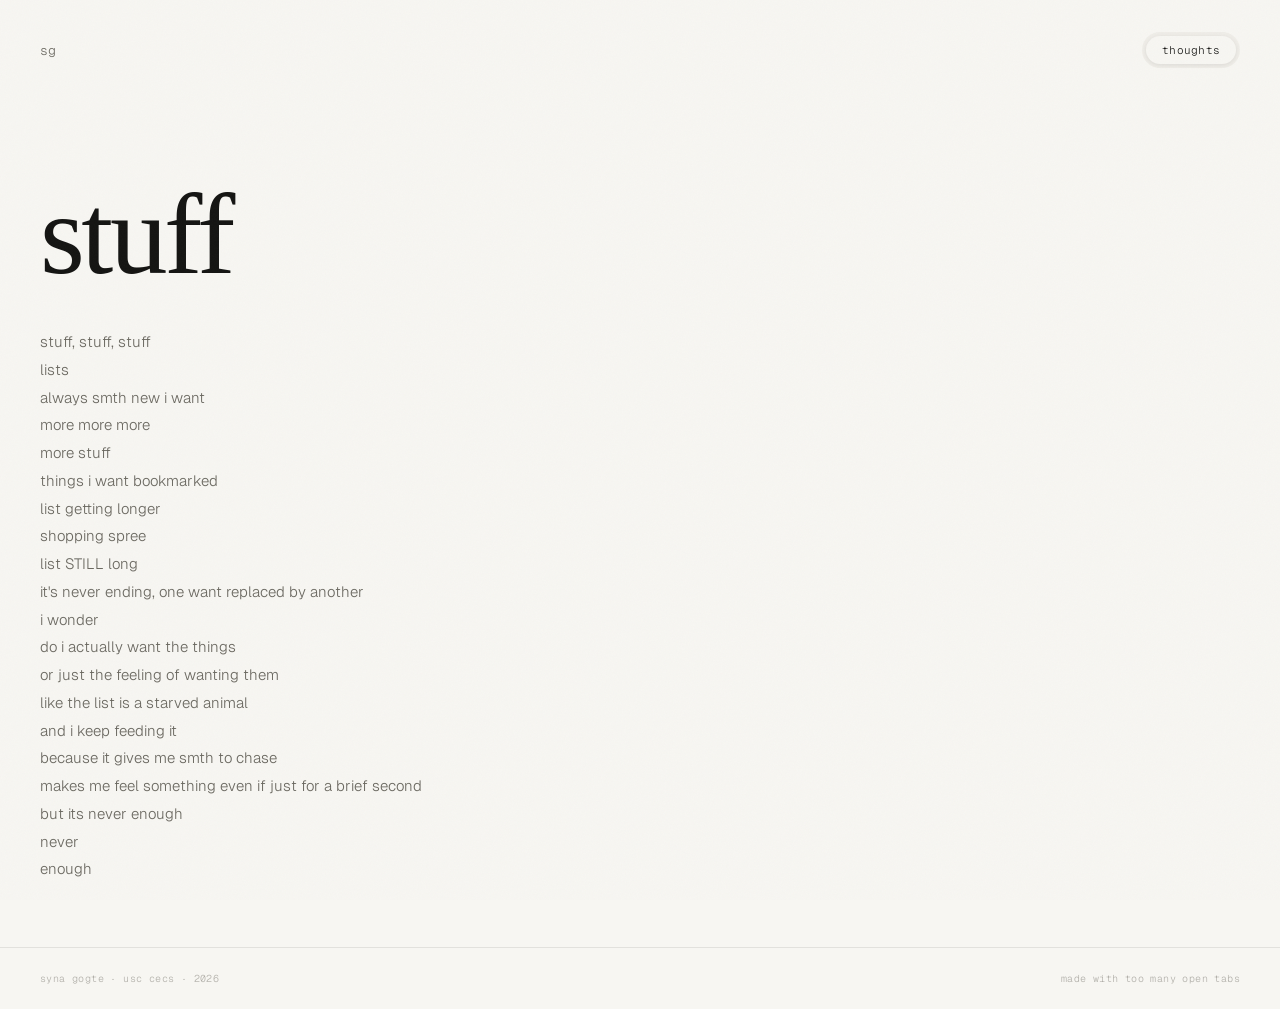
<file: stuff.html>
<!DOCTYPE html>
<html lang="en">
<head>
<meta charset="UTF-8">
<meta name="viewport" content="width=device-width, initial-scale=1.0">
<title>syna gogte</title>
<link rel="preconnect" href="https://fonts.googleapis.com">
<link rel="preconnect" href="https://fonts.gstatic.com" crossorigin>
<link href="https://fonts.googleapis.com/css2?family=Zodiak:ital,wght@0,300;0,400;1,300;1,400&family=Geist+Mono:wght@300;400&family=Geist:wght@300;400&display=swap" rel="stylesheet">
<style>
*,*::before,*::after{box-sizing:border-box;margin:0;padding:0}

:root {
  --bg: #F7F6F2;
  --fg: #141412;
  --fg2: #6A6860;
  --fg3: #B0AEA8;
  --accent: #93c3d4;
  --line: rgba(20,20,18,0.09);
  --surface: #EFEDE8;
}

html { scroll-behavior: smooth; }

body {
  background: var(--bg);
  color: var(--fg);
  font-family: 'Geist', sans-serif;
  font-weight: 300;
  min-height: 100vh;
  overflow-x: hidden;
}

/* ── GRAIN ── */
body::after {
  content:'';
  position:fixed;
  inset:0;
  pointer-events:none;
  z-index:999;
  opacity:.35;
  background-image:url("data:image/svg+xml,%3Csvg xmlns='http://www.w3.org/2000/svg' width='300' height='300'%3E%3Cfilter id='n'%3E%3CfeTurbulence type='fractalNoise' baseFrequency='0.75' numOctaves='4' stitchTiles='stitch'/%3E%3C/filter%3E%3Crect width='300' height='300' filter='url(%23n)' opacity='0.08'/%3E%3C/svg%3E");
}

/* ── NAV ── */
nav {
  display: flex;
  justify-content: space-between;
  align-items: center;
  padding: 2rem 2.5rem;
  position: sticky;
  top: 0;
  z-index: 50;
  background: var(--bg);
  border-bottom: 1px solid transparent;
  transition: border-color .3s;
}
nav.scrolled { border-bottom-color: var(--line); }

.nav-logo {
  font-family: 'Geist Mono', monospace;
  font-size: 13px;
  font-weight: 300;
  color: var(--fg2);
  text-decoration: none;
  letter-spacing: -0.01em;
}

.nav-tabs {
  display: flex;
  gap: 0;
  background: var(--surface);
  border-radius: 100px;
  padding: 4px;
}

.nav-tab {
  font-family: 'Geist Mono', monospace;
  font-size: 11px;
  font-weight: 300;
  letter-spacing: 0.02em;
  color: var(--fg3);
  background: none;
  border: none;
  padding: 7px 16px;
  border-radius: 100px;
  cursor: pointer;
  transition: background .2s, color .2s;
  white-space: nowrap;
}
.nav-tab.active {
  background: var(--bg);
  color: var(--fg);
  box-shadow: 0 1px 4px rgba(0,0,0,0.08);
}
.nav-tab:hover:not(.active) { color: var(--fg2); }

/* ── PANELS ── */
.panel { display: none; }
.panel.active { display: block; }

/* ── HOME ── */
.home {
  padding: 5rem 2.5rem 4rem;
  min-height: calc(100vh - 73px);
  display: flex;
  flex-direction: column;
  justify-content: space-between;
}

.home-top {}

.home-name {
  font-family: 'Zodiak', serif;
  font-size: clamp(3.8rem, 9vw, 8.5rem);
  font-weight: 300;
  line-height: 0.93;
  letter-spacing: -0.03em;
  margin-bottom: 2.5rem;
  opacity: 0;
  animation: up .9s .1s forwards;
}

.home-name em {
  font-style: italic;
  color: var(--accent);
}

.home-desc {
  max-width: 800px;
  font-size: 15px;
  line-height: 1.85;
  color: var(--fg2);
  opacity: 0;
  animation: up .9s .3s forwards;
}

.home-desc a {
  color: var(--fg);
  text-decoration: underline;
  text-underline-offset: 3px;
  text-decoration-color: var(--fg3);
  transition: text-decoration-color .2s;
}
.home-desc a:hover { text-decoration-color: var(--accent); }

.home-bottom {
  display: flex;
  justify-content: space-between;
  align-items: flex-end;
  opacity: 0;
  animation: up .9s .5s forwards;
}

.home-facts {
  display: flex;
  gap: 3rem;
}

.fact {}

.fact-val {
  font-family: 'Zodiak', serif;
  font-size: 2rem;
  font-weight: 300;
  letter-spacing: -0.02em;
  color: var(--fg);
  line-height: 1;
  margin-bottom: 3px;
}

.fact-label {
  font-family: 'Geist Mono', monospace;
  font-size: 10px;
  color: var(--fg3);
  letter-spacing: 0.06em;
}

.home-links {
  display: flex;
  gap: 1.5rem;
}

.home-link {
  font-family: 'Geist Mono', monospace;
  font-size: 11px;
  color: var(--fg3);
  text-decoration: none;
  letter-spacing: 0.04em;
  transition: color .2s;
  display: flex;
  align-items: center;
  gap: 5px;
}
.home-link:hover { color: var(--accent); }
.home-link::after { content: '↗'; font-size: 9px; }

/* ── WORK ── */
.work { padding: 3.5rem 2.5rem 5rem; }

.section-intro {
  font-size: 13px;
  color: var(--fg3);
  font-family: 'Geist Mono', monospace;
  margin-bottom: 3rem;
  letter-spacing: 0.02em;
}

.job {
  display: grid;
  grid-template-columns: 200px 1fr;
  gap: 2rem;
  padding: 2rem 0;
  border-top: 1px solid var(--line);
}
.job:last-child { border-bottom: 1px solid var(--line); }

.job-left {}

.job-co {
  font-family: 'Zodiak', serif;
  font-size: 1.05rem;
  font-weight: 300;
  letter-spacing: -0.01em;
  color: var(--fg);
  margin-bottom: 3px;
}

.job-when {
  font-family: 'Geist Mono', monospace;
  font-size: 10px;
  color: var(--fg3);
  letter-spacing: 0.04em;
  line-height: 1.6;
}

.job-right {}

.job-title {
  font-size: 13px;
  font-weight: 400;
  color: var(--fg2);
  margin-bottom: 0.8rem;
}

.job-bullets {
  list-style: none;
  display: flex;
  flex-direction: column;
  gap: 0.45rem;
}

.job-bullets li {
  font-size: 13px;
  color: var(--fg2);
  line-height: 1.65;
  padding-left: 16px;
  position: relative;
}
.job-bullets li::before {
  content: '—';
  position: absolute;
  left: 0;
  color: var(--fg3);
  font-size: 11px;
}

.job-tag {
  display: inline-block;
  margin-top: 10px;
  font-family: 'Geist Mono', monospace;
  font-size: 10px;
  padding: 3px 10px;
  border-radius: 100px;
  background: rgba(200,91,42,0.1);
  color: var(--accent);
  letter-spacing: 0.06em;
}

/* ── PROJECTS ── */
.projects { padding: 3.5rem 2.5rem 5rem; }

.proj-grid {
  display: grid;
  grid-template-columns: repeat(3, 1fr);
  gap: 1px;
  background: var(--line);
  border: 1px solid var(--line);
  border-radius: 2px;
  overflow: hidden;
}

.proj {
  background: var(--bg);
  padding: 1.8rem;
  display: flex;
  flex-direction: column;
  gap: 0.6rem;
  transition: background .2s;
  position: relative;
}
.proj:hover { background: var(--surface); }

.proj-kind {
  font-family: 'Geist Mono', monospace;
  font-size: 9px;
  letter-spacing: 0.12em;
  color: var(--fg3);
  text-transform: uppercase;
}

.proj-name {
  font-family: 'Zodiak', serif;
  font-size: 1.05rem;
  font-weight: 300;
  letter-spacing: -0.01em;
  color: var(--fg);
  line-height: 1.25;
}

.proj-desc {
  font-size: 12.5px;
  color: var(--fg2);
  line-height: 1.65;
  flex: 1;
}

.proj-stack {
  display: flex;
  flex-wrap: wrap;
  gap: 4px;
  margin-top: 4px;
}

.chip {
  font-family: 'Geist Mono', monospace;
  font-size: 9px;
  letter-spacing: 0.04em;
  padding: 3px 7px;
  border: 1px solid var(--line);
  border-radius: 2px;
  color: var(--fg3);
}

.proj-link-row {
  margin-top: 6px;
}
.proj-link-row a {
  font-family: 'Geist Mono', monospace;
  font-size: 10px;
  color: var(--accent);
  text-decoration: none;
  letter-spacing: 0.04em;
  opacity: 0;
  transition: opacity .2s;
}
.proj:hover .proj-link-row a { opacity: 1; }

/* ── THE REST ── */
.fun { padding: 3.5rem 2.5rem 5rem; }

.fun-layout {
  display: grid;
  grid-template-columns: 1fr 1fr;
  gap: 4rem;
  max-width: 800px;
}

.fun-block { margin-bottom: 2.5rem; }

.fun-label {
  font-family: 'Geist Mono', monospace;
  font-size: 10px;
  letter-spacing: 0.1em;
  color: var(--fg3);
  text-transform: uppercase;
  margin-bottom: 1rem;
  display: flex;
  align-items: center;
  gap: 8px;
}
.fun-label::after {
  content: '';
  flex: 1;
  height: 1px;
  background: var(--line);
}

.fun-text {
  font-size: 13.5px;
  color: var(--fg2);
  line-height: 1.8;
}

.fun-list {
  list-style: none;
  display: flex;
  flex-direction: column;
  gap: 0.5rem;
}

.fun-list li {
  font-size: 13px;
  color: var(--fg2);
  display: grid;
  grid-template-columns: 1.2rem 1fr;
  gap: 8px;
  align-items: baseline;
}

.fun-pill-row {
  display: flex;
  flex-wrap: wrap;
  gap: 6px;
}

.fun-pill {
  font-size: 12px;
  padding: 5px 13px;
  border: 1px solid var(--line);
  border-radius: 100px;
  color: var(--fg2);
  background: var(--surface);
  cursor: default;
  transition: all .2s;
}
.fun-pill:hover {
  border-color: var(--accent);
  color: var(--accent);
}

/* ── CONTACT ── */
.contact {
  padding: 5rem 2.5rem;
  min-height: calc(100vh - 73px);
  display: flex;
  flex-direction: column;
  justify-content: center;
}

.contact-big {
  font-family: 'Zodiak', serif;
  font-size: clamp(2.5rem, 6vw, 5.5rem);
  font-weight: 300;
  line-height: 1.05;
  letter-spacing: -0.025em;
  margin-bottom: 1.5rem;
  max-width: 700px;
}

.contact-big em {
  font-style: italic;
  color: var(--accent);
}

.contact-note {
  font-size: 14px;
  color: var(--fg2);
  margin-bottom: 3rem;
  line-height: 1.8;
  max-width: 380px;
}

.contact-grid {
  display: grid;
  grid-template-columns: repeat(3, auto);
  gap: 8px;
  width: fit-content;
  margin-bottom: 4rem;
}

.clink {
  display: flex;
  align-items: center;
  gap: 10px;
  padding: 10px 18px;
  border: 1px solid var(--line);
  border-radius: 6px;
  text-decoration: none;
  color: var(--fg2);
  font-size: 12.5px;
  background: var(--surface);
  transition: border-color .2s, color .2s, transform .2s;
  white-space: nowrap;
}
.clink:hover {
  border-color: var(--accent);
  color: var(--fg);
  transform: translateY(-2px);
}

.clink-label {
  font-family: 'Geist Mono', monospace;
  font-size: 9px;
  color: var(--fg3);
  display: block;
  letter-spacing: 0.08em;
  text-transform: uppercase;
  margin-bottom: 1px;
}

.contact-footer-note {
  font-family: 'Geist Mono', monospace;
  font-size: 11px;
  color: var(--fg3);
  letter-spacing: 0.02em;
  border-top: 1px solid var(--line);
  padding-top: 2rem;
  max-width: 420px;
}

/* ── SHARED FOOTER ── */
footer {
  padding: 1.5rem 2.5rem;
  border-top: 1px solid var(--line);
  display: flex;
  justify-content: space-between;
  align-items: center;
}
footer p {
  font-family: 'Geist Mono', monospace;
  font-size: 10px;
  color: var(--fg3);
  letter-spacing: 0.04em;
}

/* ── ANIMATION ── */
@keyframes up {
  from { opacity: 0; transform: translateY(20px); }
  to   { opacity: 1; transform: translateY(0); }
}

.panel.active > * {
  animation: up .6s ease both;
}

/* ── RESPONSIVE ── */
@media (max-width: 680px) {
  nav { padding: 1.2rem 1.5rem; flex-wrap: wrap; gap: 1rem; }
  .nav-tabs { overflow-x: auto; border-radius: 8px; }
  .home, .work, .projects, .fun, .contact { padding-left: 1.5rem; padding-right: 1.5rem; }
  .home { padding-top: 2.5rem; }
  .home-facts { gap: 1.5rem; }
  .home-bottom { flex-direction: column; align-items: flex-start; gap: 1.5rem; }
  .job { grid-template-columns: 1fr; gap: 0.4rem; }
  .proj-grid { grid-template-columns: 1fr; }
  .fun-layout { grid-template-columns: 1fr; gap: 0; }
  .contact-grid { grid-template-columns: 1fr 1fr; }
}
</style>
</head>
<body>

<nav id="nav">
  <a href="index.html" class="nav-logo";return false;">sg</a>
  <!-- <div class="nav-tabs">
    <button class="nav-tab active" data-tab="home">home</button>
    <button class="nav-tab" data-tab="work">work</button>
    <button class="nav-tab" data-tab="projects">projects</button>
    <button class="nav-tab" data-tab="fun">the fun stuff</button>
    <button class="nav-tab" data-tab="contact">contact</button>
  </div> -->
  <div class="nav-tabs">
    <button class="nav-tab active" data-tab="home"><a href="thoughts.html" style=text-decoration:none;color:inherit;>thoughts</a></button>
  </div>
</nav>

<!-- ═══ HOME ═══ -->
<div class="panel active" id="panel-home">
  <div class="home">
    <div class="home-top">
      <h1 class="home-name">stuff<br><em></em></h1>
      <p class="home-desc">
        stuff, stuff, stuff <br>

        lists <br>

        always smth new i want  <br>

        more more more <br>

        more stuff <br>

        things i want bookmarked <br>

        list getting longer <br>

        shopping spree<br>

        list STILL long<br>

        it's never ending, one want replaced by another <br>

        i wonder<br>

        do i actually want the things <br>

        or just the feeling of wanting them<br>

        like the list is a starved animal<br>

        and i keep feeding it<br>

        because it gives me smth to chase<br>

        makes me feel something even if just for a brief second<br>

        but its never enough <br>

        never <br>

        enough<br>
      </p>
    </div>
    <div class="home-bottom">
      <div class="home-facts">
      </div>
    </div>
  </div>
</div>

<footer>
  <p>syna gogte · usc cecs · 2026</p>
  <p>made with too many open tabs</p>
</footer>

<script>
function switchTab(name) {
  document.querySelectorAll('.nav-tab').forEach(t => {
    t.classList.toggle('active', t.dataset.tab === name);
  });
  document.querySelectorAll('.panel').forEach(p => {
    const on = p.id === 'panel-' + name;
    p.classList.toggle('active', on);
    if (on) {
      p.style.animation = 'none';
      p.offsetHeight;
      p.style.animation = '';
    }
  });
  window.scrollTo({ top: 0, behavior: 'smooth' });
}

document.querySelectorAll('.nav-tab').forEach(btn => {
  btn.addEventListener('click', () => switchTab(btn.dataset.tab));
});

window.addEventListener('scroll', () => {
  document.getElementById('nav').classList.toggle('scrolled', window.scrollY > 10);
});
</script>
</body>
</html>
</file>
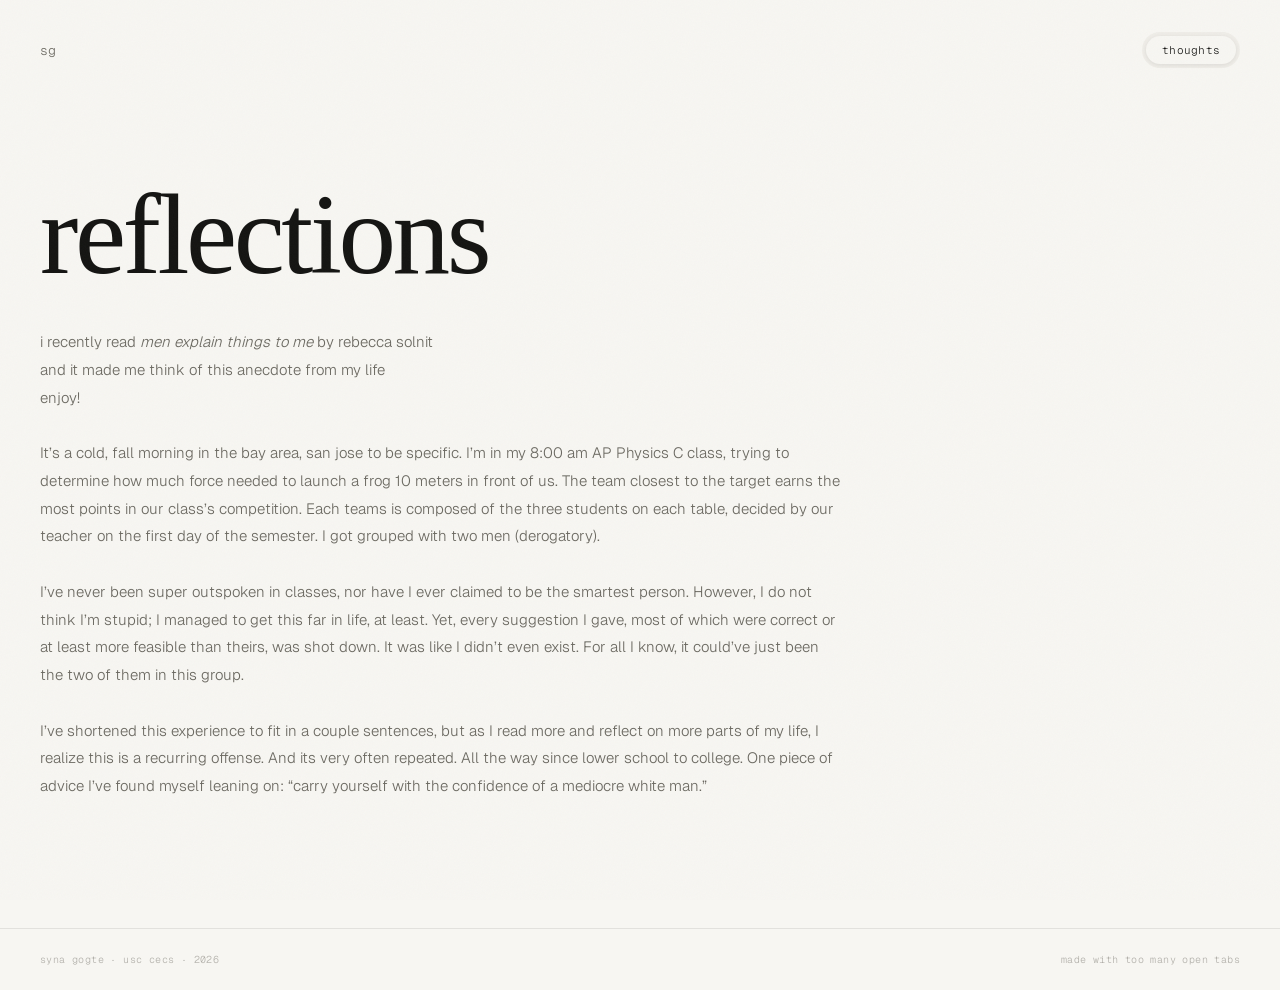
<file: tbr.html>
<!DOCTYPE html>
<html lang="en">
<head>
<meta charset="UTF-8">
<meta name="viewport" content="width=device-width, initial-scale=1.0">
<title>syna gogte</title>
<link rel="preconnect" href="https://fonts.googleapis.com">
<link rel="preconnect" href="https://fonts.gstatic.com" crossorigin>
<link href="https://fonts.googleapis.com/css2?family=Zodiak:ital,wght@0,300;0,400;1,300;1,400&family=Geist+Mono:wght@300;400&family=Geist:wght@300;400&display=swap" rel="stylesheet">
<style>
*,*::before,*::after{box-sizing:border-box;margin:0;padding:0}

:root {
  --bg: #F7F6F2;
  --fg: #141412;
  --fg2: #6A6860;
  --fg3: #B0AEA8;
  --accent: #93c3d4;
  --line: rgba(20,20,18,0.09);
  --surface: #EFEDE8;
}

html { scroll-behavior: smooth; }

body {
  background: var(--bg);
  color: var(--fg);
  font-family: 'Geist', sans-serif;
  font-weight: 300;
  min-height: 100vh;
  overflow-x: hidden;
}

/* ── GRAIN ── */
body::after {
  content:'';
  position:fixed;
  inset:0;
  pointer-events:none;
  z-index:999;
  opacity:.35;
  background-image:url("data:image/svg+xml,%3Csvg xmlns='http://www.w3.org/2000/svg' width='300' height='300'%3E%3Cfilter id='n'%3E%3CfeTurbulence type='fractalNoise' baseFrequency='0.75' numOctaves='4' stitchTiles='stitch'/%3E%3C/filter%3E%3Crect width='300' height='300' filter='url(%23n)' opacity='0.08'/%3E%3C/svg%3E");
}

/* ── NAV ── */
nav {
  display: flex;
  justify-content: space-between;
  align-items: center;
  padding: 2rem 2.5rem;
  position: sticky;
  top: 0;
  z-index: 50;
  background: var(--bg);
  border-bottom: 1px solid transparent;
  transition: border-color .3s;
}
nav.scrolled { border-bottom-color: var(--line); }

.nav-logo {
  font-family: 'Geist Mono', monospace;
  font-size: 13px;
  font-weight: 300;
  color: var(--fg2);
  text-decoration: none;
  letter-spacing: -0.01em;
}

.nav-tabs {
  display: flex;
  gap: 0;
  background: var(--surface);
  border-radius: 100px;
  padding: 4px;
}

.nav-tab {
  font-family: 'Geist Mono', monospace;
  font-size: 11px;
  font-weight: 300;
  letter-spacing: 0.02em;
  color: var(--fg3);
  background: none;
  border: none;
  padding: 7px 16px;
  border-radius: 100px;
  cursor: pointer;
  transition: background .2s, color .2s;
  white-space: nowrap;
}
.nav-tab.active {
  background: var(--bg);
  color: var(--fg);
  box-shadow: 0 1px 4px rgba(0,0,0,0.08);
}
.nav-tab:hover:not(.active) { color: var(--fg2); }

/* ── PANELS ── */
.panel { display: none; }
.panel.active { display: block; }

/* ── HOME ── */
.home {
  padding: 5rem 2.5rem 4rem;
  min-height: calc(100vh - 73px);
  display: flex;
  flex-direction: column;
  justify-content: space-between;
}

.home-top {}

.home-name {
  font-family: 'Zodiak', serif;
  font-size: clamp(3.8rem, 9vw, 8.5rem);
  font-weight: 300;
  line-height: 0.93;
  letter-spacing: -0.03em;
  margin-bottom: 2.5rem;
  opacity: 0;
  animation: up .9s .1s forwards;
}

.home-name em {
  font-style: italic;
  color: var(--accent);
}

.home-desc {
  max-width: 800px;
  font-size: 15px;
  line-height: 1.85;
  color: var(--fg2);
  opacity: 0;
  animation: up .9s .3s forwards;
}

.home-desc a {
  color: var(--fg);
  text-decoration: underline;
  text-underline-offset: 3px;
  text-decoration-color: var(--fg3);
  transition: text-decoration-color .2s;
}
.home-desc a:hover { text-decoration-color: var(--accent); }

.home-bottom {
  display: flex;
  justify-content: space-between;
  align-items: flex-end;
  opacity: 0;
  animation: up .9s .5s forwards;
}

.home-facts {
  display: flex;
  gap: 3rem;
}

.fact {}

.fact-val {
  font-family: 'Zodiak', serif;
  font-size: 2rem;
  font-weight: 300;
  letter-spacing: -0.02em;
  color: var(--fg);
  line-height: 1;
  margin-bottom: 3px;
}

.fact-label {
  font-family: 'Geist Mono', monospace;
  font-size: 10px;
  color: var(--fg3);
  letter-spacing: 0.06em;
}

.home-links {
  display: flex;
  gap: 1.5rem;
}

.home-link {
  font-family: 'Geist Mono', monospace;
  font-size: 11px;
  color: var(--fg3);
  text-decoration: none;
  letter-spacing: 0.04em;
  transition: color .2s;
  display: flex;
  align-items: center;
  gap: 5px;
}
.home-link:hover { color: var(--accent); }
.home-link::after { content: '↗'; font-size: 9px; }

/* ── WORK ── */
.work { padding: 3.5rem 2.5rem 5rem; }

.section-intro {
  font-size: 13px;
  color: var(--fg3);
  font-family: 'Geist Mono', monospace;
  margin-bottom: 3rem;
  letter-spacing: 0.02em;
}

.job {
  display: grid;
  grid-template-columns: 200px 1fr;
  gap: 2rem;
  padding: 2rem 0;
  border-top: 1px solid var(--line);
}
.job:last-child { border-bottom: 1px solid var(--line); }

.job-left {}

.job-co {
  font-family: 'Zodiak', serif;
  font-size: 1.05rem;
  font-weight: 300;
  letter-spacing: -0.01em;
  color: var(--fg);
  margin-bottom: 3px;
}

.job-when {
  font-family: 'Geist Mono', monospace;
  font-size: 10px;
  color: var(--fg3);
  letter-spacing: 0.04em;
  line-height: 1.6;
}

.job-right {}

.job-title {
  font-size: 13px;
  font-weight: 400;
  color: var(--fg2);
  margin-bottom: 0.8rem;
}

.job-bullets {
  list-style: none;
  display: flex;
  flex-direction: column;
  gap: 0.45rem;
}

.job-bullets li {
  font-size: 13px;
  color: var(--fg2);
  line-height: 1.65;
  padding-left: 16px;
  position: relative;
}
.job-bullets li::before {
  content: '—';
  position: absolute;
  left: 0;
  color: var(--fg3);
  font-size: 11px;
}

.job-tag {
  display: inline-block;
  margin-top: 10px;
  font-family: 'Geist Mono', monospace;
  font-size: 10px;
  padding: 3px 10px;
  border-radius: 100px;
  background: rgba(200,91,42,0.1);
  color: var(--accent);
  letter-spacing: 0.06em;
}

/* ── PROJECTS ── */
.projects { padding: 3.5rem 2.5rem 5rem; }

.proj-grid {
  display: grid;
  grid-template-columns: repeat(3, 1fr);
  gap: 1px;
  background: var(--line);
  border: 1px solid var(--line);
  border-radius: 2px;
  overflow: hidden;
}

.proj {
  background: var(--bg);
  padding: 1.8rem;
  display: flex;
  flex-direction: column;
  gap: 0.6rem;
  transition: background .2s;
  position: relative;
}
.proj:hover { background: var(--surface); }

.proj-kind {
  font-family: 'Geist Mono', monospace;
  font-size: 9px;
  letter-spacing: 0.12em;
  color: var(--fg3);
  text-transform: uppercase;
}

.proj-name {
  font-family: 'Zodiak', serif;
  font-size: 1.05rem;
  font-weight: 300;
  letter-spacing: -0.01em;
  color: var(--fg);
  line-height: 1.25;
}

.proj-desc {
  font-size: 12.5px;
  color: var(--fg2);
  line-height: 1.65;
  flex: 1;
}

.proj-stack {
  display: flex;
  flex-wrap: wrap;
  gap: 4px;
  margin-top: 4px;
}

.chip {
  font-family: 'Geist Mono', monospace;
  font-size: 9px;
  letter-spacing: 0.04em;
  padding: 3px 7px;
  border: 1px solid var(--line);
  border-radius: 2px;
  color: var(--fg3);
}

.proj-link-row {
  margin-top: 6px;
}
.proj-link-row a {
  font-family: 'Geist Mono', monospace;
  font-size: 10px;
  color: var(--accent);
  text-decoration: none;
  letter-spacing: 0.04em;
  opacity: 0;
  transition: opacity .2s;
}
.proj:hover .proj-link-row a { opacity: 1; }

/* ── THE REST ── */
.fun { padding: 3.5rem 2.5rem 5rem; }

.fun-layout {
  display: grid;
  grid-template-columns: 1fr 1fr;
  gap: 4rem;
  max-width: 800px;
}

.fun-block { margin-bottom: 2.5rem; }

.fun-label {
  font-family: 'Geist Mono', monospace;
  font-size: 10px;
  letter-spacing: 0.1em;
  color: var(--fg3);
  text-transform: uppercase;
  margin-bottom: 1rem;
  display: flex;
  align-items: center;
  gap: 8px;
}
.fun-label::after {
  content: '';
  flex: 1;
  height: 1px;
  background: var(--line);
}

.fun-text {
  font-size: 13.5px;
  color: var(--fg2);
  line-height: 1.8;
}

.fun-list {
  list-style: none;
  display: flex;
  flex-direction: column;
  gap: 0.5rem;
}

.fun-list li {
  font-size: 13px;
  color: var(--fg2);
  display: grid;
  grid-template-columns: 1.2rem 1fr;
  gap: 8px;
  align-items: baseline;
}

.fun-pill-row {
  display: flex;
  flex-wrap: wrap;
  gap: 6px;
}

.fun-pill {
  font-size: 12px;
  padding: 5px 13px;
  border: 1px solid var(--line);
  border-radius: 100px;
  color: var(--fg2);
  background: var(--surface);
  cursor: default;
  transition: all .2s;
}
.fun-pill:hover {
  border-color: var(--accent);
  color: var(--accent);
}

/* ── CONTACT ── */
.contact {
  padding: 5rem 2.5rem;
  min-height: calc(100vh - 73px);
  display: flex;
  flex-direction: column;
  justify-content: center;
}

.contact-big {
  font-family: 'Zodiak', serif;
  font-size: clamp(2.5rem, 6vw, 5.5rem);
  font-weight: 300;
  line-height: 1.05;
  letter-spacing: -0.025em;
  margin-bottom: 1.5rem;
  max-width: 700px;
}

.contact-big em {
  font-style: italic;
  color: var(--accent);
}

.contact-note {
  font-size: 14px;
  color: var(--fg2);
  margin-bottom: 3rem;
  line-height: 1.8;
  max-width: 380px;
}

.contact-grid {
  display: grid;
  grid-template-columns: repeat(3, auto);
  gap: 8px;
  width: fit-content;
  margin-bottom: 4rem;
}

.clink {
  display: flex;
  align-items: center;
  gap: 10px;
  padding: 10px 18px;
  border: 1px solid var(--line);
  border-radius: 6px;
  text-decoration: none;
  color: var(--fg2);
  font-size: 12.5px;
  background: var(--surface);
  transition: border-color .2s, color .2s, transform .2s;
  white-space: nowrap;
}
.clink:hover {
  border-color: var(--accent);
  color: var(--fg);
  transform: translateY(-2px);
}

.clink-label {
  font-family: 'Geist Mono', monospace;
  font-size: 9px;
  color: var(--fg3);
  display: block;
  letter-spacing: 0.08em;
  text-transform: uppercase;
  margin-bottom: 1px;
}

.contact-footer-note {
  font-family: 'Geist Mono', monospace;
  font-size: 11px;
  color: var(--fg3);
  letter-spacing: 0.02em;
  border-top: 1px solid var(--line);
  padding-top: 2rem;
  max-width: 420px;
}

/* ── SHARED FOOTER ── */
footer {
  padding: 1.5rem 2.5rem;
  border-top: 1px solid var(--line);
  display: flex;
  justify-content: space-between;
  align-items: center;
}
footer p {
  font-family: 'Geist Mono', monospace;
  font-size: 10px;
  color: var(--fg3);
  letter-spacing: 0.04em;
}

/* ── ANIMATION ── */
@keyframes up {
  from { opacity: 0; transform: translateY(20px); }
  to   { opacity: 1; transform: translateY(0); }
}

.panel.active > * {
  animation: up .6s ease both;
}

/* ── RESPONSIVE ── */
@media (max-width: 680px) {
  nav { padding: 1.2rem 1.5rem; flex-wrap: wrap; gap: 1rem; }
  .nav-tabs { overflow-x: auto; border-radius: 8px; }
  .home, .work, .projects, .fun, .contact { padding-left: 1.5rem; padding-right: 1.5rem; }
  .home { padding-top: 2.5rem; }
  .home-facts { gap: 1.5rem; }
  .home-bottom { flex-direction: column; align-items: flex-start; gap: 1.5rem; }
  .job { grid-template-columns: 1fr; gap: 0.4rem; }
  .proj-grid { grid-template-columns: 1fr; }
  .fun-layout { grid-template-columns: 1fr; gap: 0; }
  .contact-grid { grid-template-columns: 1fr 1fr; }
}
</style>
</head>
<body>

<nav id="nav">
  <a href="index.html" class="nav-logo";return false;">sg</a>
  <!-- <div class="nav-tabs">
    <button class="nav-tab active" data-tab="home">home</button>
    <button class="nav-tab" data-tab="work">work</button>
    <button class="nav-tab" data-tab="projects">projects</button>
    <button class="nav-tab" data-tab="fun">the fun stuff</button>
    <button class="nav-tab" data-tab="contact">contact</button>
  </div> -->
  <div class="nav-tabs">
    <button class="nav-tab active" data-tab="home"><a href="thoughts.html" style=text-decoration:none;color:inherit;>thoughts</a></button>
  </div>
</nav>

<!-- ═══ HOME ═══ -->
<div class="panel active" id="panel-home">
  <div class="home">
    <div class="home-top">
      <h1 class="home-name">reflections<br><em></em></h1>
      <p class="home-desc">
        i recently read <i>men explain things to me</i> by rebecca solnit <br>
        and it made me think of this anecdote from my life <br> 
        enjoy! <br><br>
        It’s a cold, fall morning in the bay area, san jose to be specific. I’m in my 8:00 am AP Physics C class, trying to determine how much force needed to launch a frog 10 meters in front of us. The team closest to the target earns the most points in our class’s competition. Each teams is composed of the three students on each table, decided by our teacher on the first day of the semester. I got grouped with two men (derogatory). <br><br>

        I’ve never been super outspoken in classes, nor have I ever claimed to be the smartest person. However, I do not think I’m stupid; I managed to get this far in life, at least. Yet, every suggestion I gave, most of which were correct or at least more feasible than theirs, was shot down. It was like I didn’t even exist. For all I know, it could’ve just been the two of them in this group. <br><br>

        I’ve shortened this experience to fit in a couple sentences, but as I read more and reflect on more parts of my life, I realize this is a recurring offense. And its very often repeated. All the way since  lower school to college. One piece of advice I’ve found myself leaning on: “carry yourself with the confidence of a mediocre white man.” <br><br>
      </p>
    </div>
    <div class="home-bottom">
      <div class="home-facts">
      </div>
    </div>
  </div>
</div>

<footer>
  <p>syna gogte · usc cecs · 2026</p>
  <p>made with too many open tabs</p>
</footer>

<script>
function switchTab(name) {
  document.querySelectorAll('.nav-tab').forEach(t => {
    t.classList.toggle('active', t.dataset.tab === name);
  });
  document.querySelectorAll('.panel').forEach(p => {
    const on = p.id === 'panel-' + name;
    p.classList.toggle('active', on);
    if (on) {
      p.style.animation = 'none';
      p.offsetHeight;
      p.style.animation = '';
    }
  });
  window.scrollTo({ top: 0, behavior: 'smooth' });
}

document.querySelectorAll('.nav-tab').forEach(btn => {
  btn.addEventListener('click', () => switchTab(btn.dataset.tab));
});

window.addEventListener('scroll', () => {
  document.getElementById('nav').classList.toggle('scrolled', window.scrollY > 10);
});
</script>
</body>
</html>
</file>
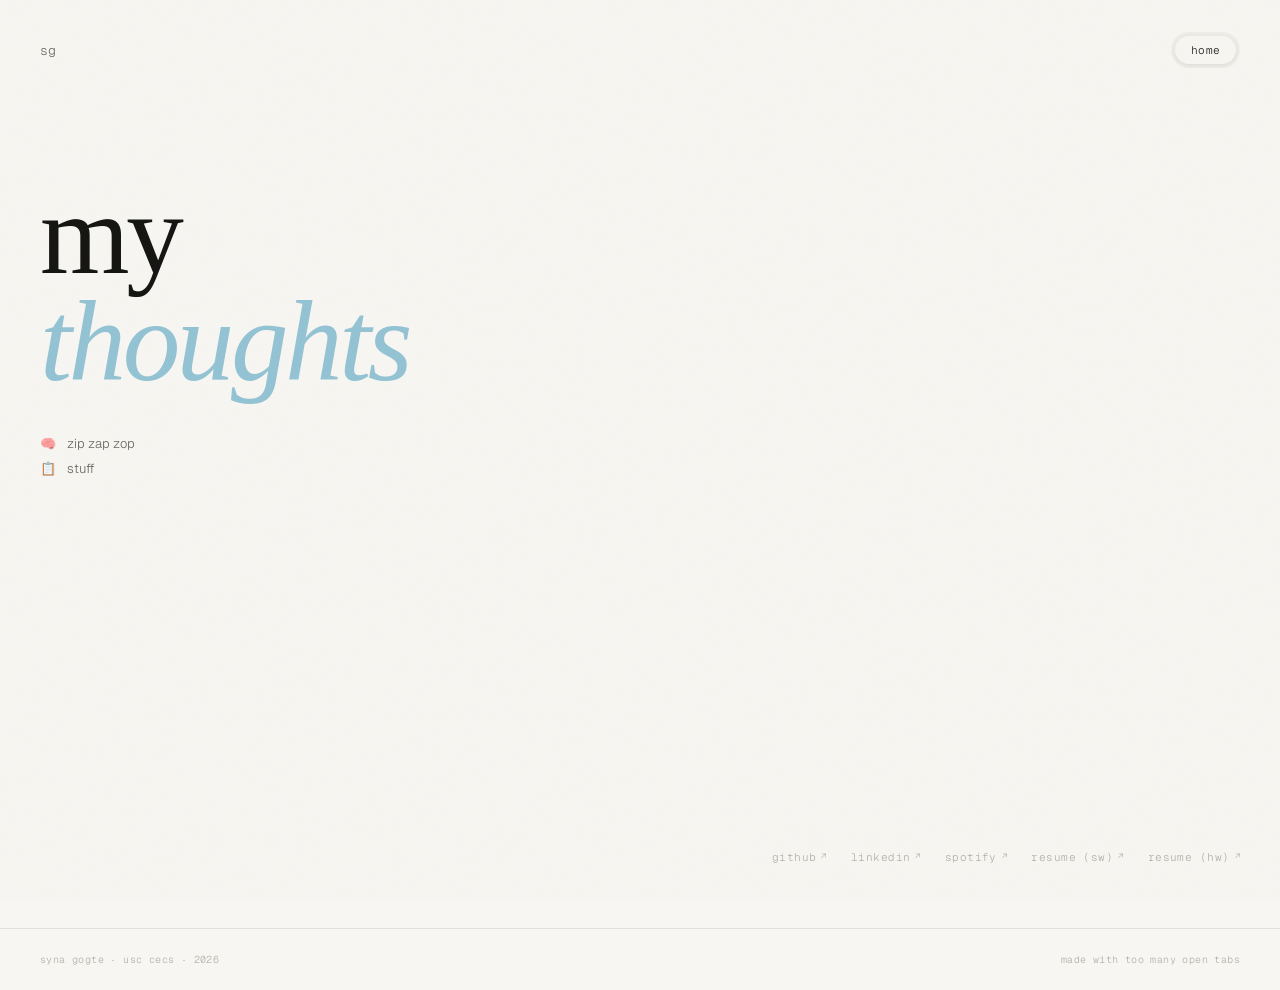
<file: thoughts.html>
<!DOCTYPE html>
<html lang="en">
<head>
<meta charset="UTF-8">
<meta name="viewport" content="width=device-width, initial-scale=1.0">
<title>syna gogte</title>
<link rel="preconnect" href="https://fonts.googleapis.com">
<link rel="preconnect" href="https://fonts.gstatic.com" crossorigin>
<link href="https://fonts.googleapis.com/css2?family=Zodiak:ital,wght@0,300;0,400;1,300;1,400&family=Geist+Mono:wght@300;400&family=Geist:wght@300;400&display=swap" rel="stylesheet">
<style>
*,*::before,*::after{box-sizing:border-box;margin:0;padding:0}

:root {
  --bg: #F7F6F2;
  --fg: #141412;
  --fg2: #6A6860;
  --fg3: #B0AEA8;
  --accent: #93c3d4;
  --line: rgba(20,20,18,0.09);
  --surface: #EFEDE8;
}

html { scroll-behavior: smooth; }

body {
  background: var(--bg);
  color: var(--fg);
  font-family: 'Geist', sans-serif;
  font-weight: 300;
  min-height: 100vh;
  overflow-x: hidden;
}

/* ── GRAIN ── */
body::after {
  content:'';
  position:fixed;
  inset:0;
  pointer-events:none;
  z-index:999;
  opacity:.35;
  background-image:url("data:image/svg+xml,%3Csvg xmlns='http://www.w3.org/2000/svg' width='300' height='300'%3E%3Cfilter id='n'%3E%3CfeTurbulence type='fractalNoise' baseFrequency='0.75' numOctaves='4' stitchTiles='stitch'/%3E%3C/filter%3E%3Crect width='300' height='300' filter='url(%23n)' opacity='0.08'/%3E%3C/svg%3E");
}

/* ── NAV ── */
nav {
  display: flex;
  justify-content: space-between;
  align-items: center;
  padding: 2rem 2.5rem;
  position: sticky;
  top: 0;
  z-index: 50;
  background: var(--bg);
  border-bottom: 1px solid transparent;
  transition: border-color .3s;
}
nav.scrolled { border-bottom-color: var(--line); }

.nav-logo {
  font-family: 'Geist Mono', monospace;
  font-size: 13px;
  font-weight: 300;
  color: var(--fg2);
  text-decoration: none;
  letter-spacing: -0.01em;
}

.nav-tabs {
  display: flex;
  gap: 0;
  background: var(--surface);
  border-radius: 100px;
  padding: 4px;
}

.nav-tab {
  font-family: 'Geist Mono', monospace;
  font-size: 11px;
  font-weight: 300;
  letter-spacing: 0.02em;
  color: var(--fg3);
  background: none;
  border: none;
  padding: 7px 16px;
  border-radius: 100px;
  cursor: pointer;
  transition: background .2s, color .2s;
  white-space: nowrap;
}
.nav-tab.active {
  background: var(--bg);
  color: var(--fg);
  box-shadow: 0 1px 4px rgba(0,0,0,0.08);
}
.nav-tab:hover:not(.active) { color: var(--fg2); }

/* ── PANELS ── */
.panel { display: none; }
.panel.active { display: block; }

/* ── HOME ── */
.home {
  padding: 5rem 2.5rem 4rem;
  min-height: calc(100vh - 73px);
  display: flex;
  flex-direction: column;
  justify-content: space-between;
}

.home-top {}

.home-name {
  font-family: 'Zodiak', serif;
  font-size: clamp(3.8rem, 9vw, 8.5rem);
  font-weight: 300;
  line-height: 0.93;
  letter-spacing: -0.03em;
  margin-bottom: 2.5rem;
  opacity: 0;
  animation: up .9s .1s forwards;
}

.home-name em {
  font-style: italic;
  color: var(--accent);
}

.home-desc {
  max-width: 400px;
  font-size: 15px;
  line-height: 1.85;
  color: var(--fg2);
  opacity: 0;
  animation: up .9s .3s forwards;
}

.home-desc a {
  color: var(--fg);
  text-decoration: underline;
  text-underline-offset: 3px;
  text-decoration-color: var(--fg3);
  transition: text-decoration-color .2s;
}
.home-desc a:hover { text-decoration-color: var(--accent); }

.home-bottom {
  display: flex;
  justify-content: space-between;
  align-items: flex-end;
  opacity: 0;
  animation: up .9s .5s forwards;
}

.home-facts {
  display: flex;
  gap: 3rem;
}

.fact {}

.fact-val {
  font-family: 'Zodiak', serif;
  font-size: 2rem;
  font-weight: 300;
  letter-spacing: -0.02em;
  color: var(--fg);
  line-height: 1;
  margin-bottom: 3px;
}

.fact-label {
  font-family: 'Geist Mono', monospace;
  font-size: 10px;
  color: var(--fg3);
  letter-spacing: 0.06em;
}

.home-links {
  display: flex;
  gap: 1.5rem;
}

.home-link {
  font-family: 'Geist Mono', monospace;
  font-size: 11px;
  color: var(--fg3);
  text-decoration: none;
  letter-spacing: 0.04em;
  transition: color .2s;
  display: flex;
  align-items: center;
  gap: 5px;
}
.home-link:hover { color: var(--accent); }
.home-link::after { content: '↗'; font-size: 9px; }

/* ── WORK ── */
.work { padding: 3.5rem 2.5rem 5rem; }

.section-intro {
  font-size: 13px;
  color: var(--fg3);
  font-family: 'Geist Mono', monospace;
  margin-bottom: 3rem;
  letter-spacing: 0.02em;
}

.job {
  display: grid;
  grid-template-columns: 200px 1fr;
  gap: 2rem;
  padding: 2rem 0;
  border-top: 1px solid var(--line);
}
.job:last-child { border-bottom: 1px solid var(--line); }

.job-left {}

.job-co {
  font-family: 'Zodiak', serif;
  font-size: 1.05rem;
  font-weight: 300;
  letter-spacing: -0.01em;
  color: var(--fg);
  margin-bottom: 3px;
}

.job-when {
  font-family: 'Geist Mono', monospace;
  font-size: 10px;
  color: var(--fg3);
  letter-spacing: 0.04em;
  line-height: 1.6;
}

.job-right {}

.job-title {
  font-size: 13px;
  font-weight: 400;
  color: var(--fg2);
  margin-bottom: 0.8rem;
}

.job-bullets {
  list-style: none;
  display: flex;
  flex-direction: column;
  gap: 0.45rem;
}

.job-bullets li {
  font-size: 13px;
  color: var(--fg2);
  line-height: 1.65;
  padding-left: 16px;
  position: relative;
}
.job-bullets li::before {
  content: '—';
  position: absolute;
  left: 0;
  color: var(--fg3);
  font-size: 11px;
}

.job-tag {
  display: inline-block;
  margin-top: 10px;
  font-family: 'Geist Mono', monospace;
  font-size: 10px;
  padding: 3px 10px;
  border-radius: 100px;
  background: rgba(200,91,42,0.1);
  color: var(--accent);
  letter-spacing: 0.06em;
}

/* ── PROJECTS ── */
.projects { padding: 3.5rem 2.5rem 5rem; }

.proj-grid {
  display: grid;
  grid-template-columns: repeat(3, 1fr);
  gap: 1px;
  background: var(--line);
  border: 1px solid var(--line);
  border-radius: 2px;
  overflow: hidden;
}

.proj {
  background: var(--bg);
  padding: 1.8rem;
  display: flex;
  flex-direction: column;
  gap: 0.6rem;
  transition: background .2s;
  position: relative;
}
.proj:hover { background: var(--surface); }

.proj-kind {
  font-family: 'Geist Mono', monospace;
  font-size: 9px;
  letter-spacing: 0.12em;
  color: var(--fg3);
  text-transform: uppercase;
}

.proj-name {
  font-family: 'Zodiak', serif;
  font-size: 1.05rem;
  font-weight: 300;
  letter-spacing: -0.01em;
  color: var(--fg);
  line-height: 1.25;
}

.proj-desc {
  font-size: 12.5px;
  color: var(--fg2);
  line-height: 1.65;
  flex: 1;
}

.proj-stack {
  display: flex;
  flex-wrap: wrap;
  gap: 4px;
  margin-top: 4px;
}

.chip {
  font-family: 'Geist Mono', monospace;
  font-size: 9px;
  letter-spacing: 0.04em;
  padding: 3px 7px;
  border: 1px solid var(--line);
  border-radius: 2px;
  color: var(--fg3);
}

.proj-link-row {
  margin-top: 6px;
}
.proj-link-row a {
  font-family: 'Geist Mono', monospace;
  font-size: 10px;
  color: var(--accent);
  text-decoration: none;
  letter-spacing: 0.04em;
  opacity: 0;
  transition: opacity .2s;
}
.proj:hover .proj-link-row a { opacity: 1; }

/* ── THE REST ── */
.fun { padding: 3.5rem 2.5rem 5rem; }

.fun-layout {
  display: grid;
  grid-template-columns: 1fr 1fr;
  gap: 4rem;
  max-width: 800px;
}

.fun-block { margin-bottom: 2.5rem; }

.fun-label {
  font-family: 'Geist Mono', monospace;
  font-size: 10px;
  letter-spacing: 0.1em;
  color: var(--fg3);
  text-transform: uppercase;
  margin-bottom: 1rem;
  display: flex;
  align-items: center;
  gap: 8px;
}
.fun-label::after {
  content: '';
  flex: 1;
  height: 1px;
  background: var(--line);
}

.fun-text {
  font-size: 13.5px;
  color: var(--fg2);
  line-height: 1.8;
}

.fun-list {
  list-style: none;
  display: flex;
  flex-direction: column;
  gap: 0.5rem;
}

.fun-list li {
  font-size: 13px;
  color: var(--fg2);
  display: grid;
  grid-template-columns: 1.2rem 1fr;
  gap: 8px;
  align-items: baseline;
}

.fun-pill-row {
  display: flex;
  flex-wrap: wrap;
  gap: 6px;
}

.fun-pill {
  font-size: 12px;
  padding: 5px 13px;
  border: 1px solid var(--line);
  border-radius: 100px;
  color: var(--fg2);
  background: var(--surface);
  cursor: default;
  transition: all .2s;
}
.fun-pill:hover {
  border-color: var(--accent);
  color: var(--accent);
}

/* ── CONTACT ── */
.contact {
  padding: 5rem 2.5rem;
  min-height: calc(100vh - 73px);
  display: flex;
  flex-direction: column;
  justify-content: center;
}

.contact-big {
  font-family: 'Zodiak', serif;
  font-size: clamp(2.5rem, 6vw, 5.5rem);
  font-weight: 300;
  line-height: 1.05;
  letter-spacing: -0.025em;
  margin-bottom: 1.5rem;
  max-width: 700px;
}

.contact-big em {
  font-style: italic;
  color: var(--accent);
}

.contact-note {
  font-size: 14px;
  color: var(--fg2);
  margin-bottom: 3rem;
  line-height: 1.8;
  max-width: 380px;
}

.contact-grid {
  display: grid;
  grid-template-columns: repeat(3, auto);
  gap: 8px;
  width: fit-content;
  margin-bottom: 4rem;
}

.clink {
  display: flex;
  align-items: center;
  gap: 10px;
  padding: 10px 18px;
  border: 1px solid var(--line);
  border-radius: 6px;
  text-decoration: none;
  color: var(--fg2);
  font-size: 12.5px;
  background: var(--surface);
  transition: border-color .2s, color .2s, transform .2s;
  white-space: nowrap;
}
.clink:hover {
  border-color: var(--accent);
  color: var(--fg);
  transform: translateY(-2px);
}

.clink-label {
  font-family: 'Geist Mono', monospace;
  font-size: 9px;
  color: var(--fg3);
  display: block;
  letter-spacing: 0.08em;
  text-transform: uppercase;
  margin-bottom: 1px;
}

.contact-footer-note {
  font-family: 'Geist Mono', monospace;
  font-size: 11px;
  color: var(--fg3);
  letter-spacing: 0.02em;
  border-top: 1px solid var(--line);
  padding-top: 2rem;
  max-width: 420px;
}

/* ── SHARED FOOTER ── */
footer {
  padding: 1.5rem 2.5rem;
  border-top: 1px solid var(--line);
  display: flex;
  justify-content: space-between;
  align-items: center;
}
footer p {
  font-family: 'Geist Mono', monospace;
  font-size: 10px;
  color: var(--fg3);
  letter-spacing: 0.04em;
}

/* ── ANIMATION ── */
@keyframes up {
  from { opacity: 0; transform: translateY(20px); }
  to   { opacity: 1; transform: translateY(0); }
}

.panel.active > * {
  animation: up .6s ease both;
}

/* ── RESPONSIVE ── */
@media (max-width: 680px) {
  nav { padding: 1.2rem 1.5rem; flex-wrap: wrap; gap: 1rem; }
  .nav-tabs { overflow-x: auto; border-radius: 8px; }
  .home, .work, .projects, .fun, .contact { padding-left: 1.5rem; padding-right: 1.5rem; }
  .home { padding-top: 2.5rem; }
  .home-facts { gap: 1.5rem; }
  .home-bottom { flex-direction: column; align-items: flex-start; gap: 1.5rem; }
  .job { grid-template-columns: 1fr; gap: 0.4rem; }
  .proj-grid { grid-template-columns: 1fr; }
  .fun-layout { grid-template-columns: 1fr; gap: 0; }
  .contact-grid { grid-template-columns: 1fr 1fr; }
}
</style>
</head>
<body>

<nav id="nav">
  <a href="index.html" class="nav-logo";return false;">sg</a>
  <!-- <div class="nav-tabs">
    <button class="nav-tab active" data-tab="home">home</button>
    <button class="nav-tab" data-tab="work">work</button>
    <button class="nav-tab" data-tab="projects">projects</button>
    <button class="nav-tab" data-tab="fun">the fun stuff</button>
    <button class="nav-tab" data-tab="contact">contact</button>
  </div> -->
  <div class="nav-tabs">
    <button class="nav-tab active"><a href="index.html" style=text-decoration:none;color:inherit;>home</a></button>
  </div>
</nav>

<!-- ═══ HOME ═══ -->
<div class="panel active" id="panel-home">
  <div class="home">
    <div class="home-top">
      <h1 class="home-name">my<br><em>thoughts</em></h1>
      <p class="home-desc">
        <ul class="fun-list">
            <li> <span>🧠</span><a href="hi.html" style=text-decoration:none;color:inherit;> zip zap zop </a></li>
            <li> <span>📋</span> <a href="stuff.html" style=text-decoration:none;color:inherit;> stuff </a></li>
            <!-- <li> <span>📖</span> <a href="tbr.html" style=text-decoration:none;color:inherit;> stories </a> </li> -->
            <!-- <li> <span>❓</span> placeholder</li> -->
        </ul>
        <!-- senior @ usc (cecs).<br>
        making hardware do cool, fast ai things.<br>
        twice at nvidia. <br>
        research with acme & anrg labs @ usc. <br>
        cecs outstanding academic achievement award. <br>
        <br> -->
        <!-- let's chat: <a href="mailto:sgogte@usc.edu">sgogte@usc.edu</a> -->
      </p>
    </div>
    <div class="home-bottom">
      <div class="home-facts">
        <!-- <div class="fact">
          <div class="fact-val">#1</div>
          <div class="fact-label">in CECS</div>
        </div>
        <div class="fact">
          <div class="fact-val">2×</div>
          <div class="fact-label">nvidia</div>
        </div>
        <div class="fact">
          <div class="fact-val">210+</div>
          <div class="fact-label">students taught</div>
        </div> --> 
        <!-- <div class="fact">
          <div class="fact-val">500+</div>
          <div class="fact-label">hacksc attendees</div>
        </div> -->
      </div>
      <div class="home-links">
        <a href="https://github.com/synagogte" target="_blank" class="home-link">github</a>
        <a href="https://www.linkedin.com/in/syna-gogte/" target="_blank" class="home-link">linkedin</a>
        <a href="https://open.spotify.com/user/jamhklyqd04l2jdpq8fckkib6" target="_blank" class="home-link">spotify</a>
        <a href="syna_gogte_resume_sw.pdf" target="_blank" class="home-link">resume (sw)</a>
        <a href="syna_gogte_resume_hw.pdf" target="_blank" class="home-link">resume (hw)</a>
      </div>
    </div>
  </div>
</div>

<footer>
  <p>syna gogte · usc cecs · 2026</p>
  <p>made with too many open tabs</p>
</footer>

<script>
function switchTab(name) {
  document.querySelectorAll('.nav-tab').forEach(t => {
    t.classList.toggle('active', t.dataset.tab === name);
  });
  document.querySelectorAll('.panel').forEach(p => {
    const on = p.id === 'panel-' + name;
    p.classList.toggle('active', on);
    if (on) {
      p.style.animation = 'none';
      p.offsetHeight;
      p.style.animation = '';
    }
  });
  window.scrollTo({ top: 0, behavior: 'smooth' });
}

document.querySelectorAll('.nav-tab').forEach(btn => {
  btn.addEventListener('click', () => switchTab(btn.dataset.tab));
});

window.addEventListener('scroll', () => {
  document.getElementById('nav').classList.toggle('scrolled', window.scrollY > 10);
});
</script>
</body>
</html>
</file>
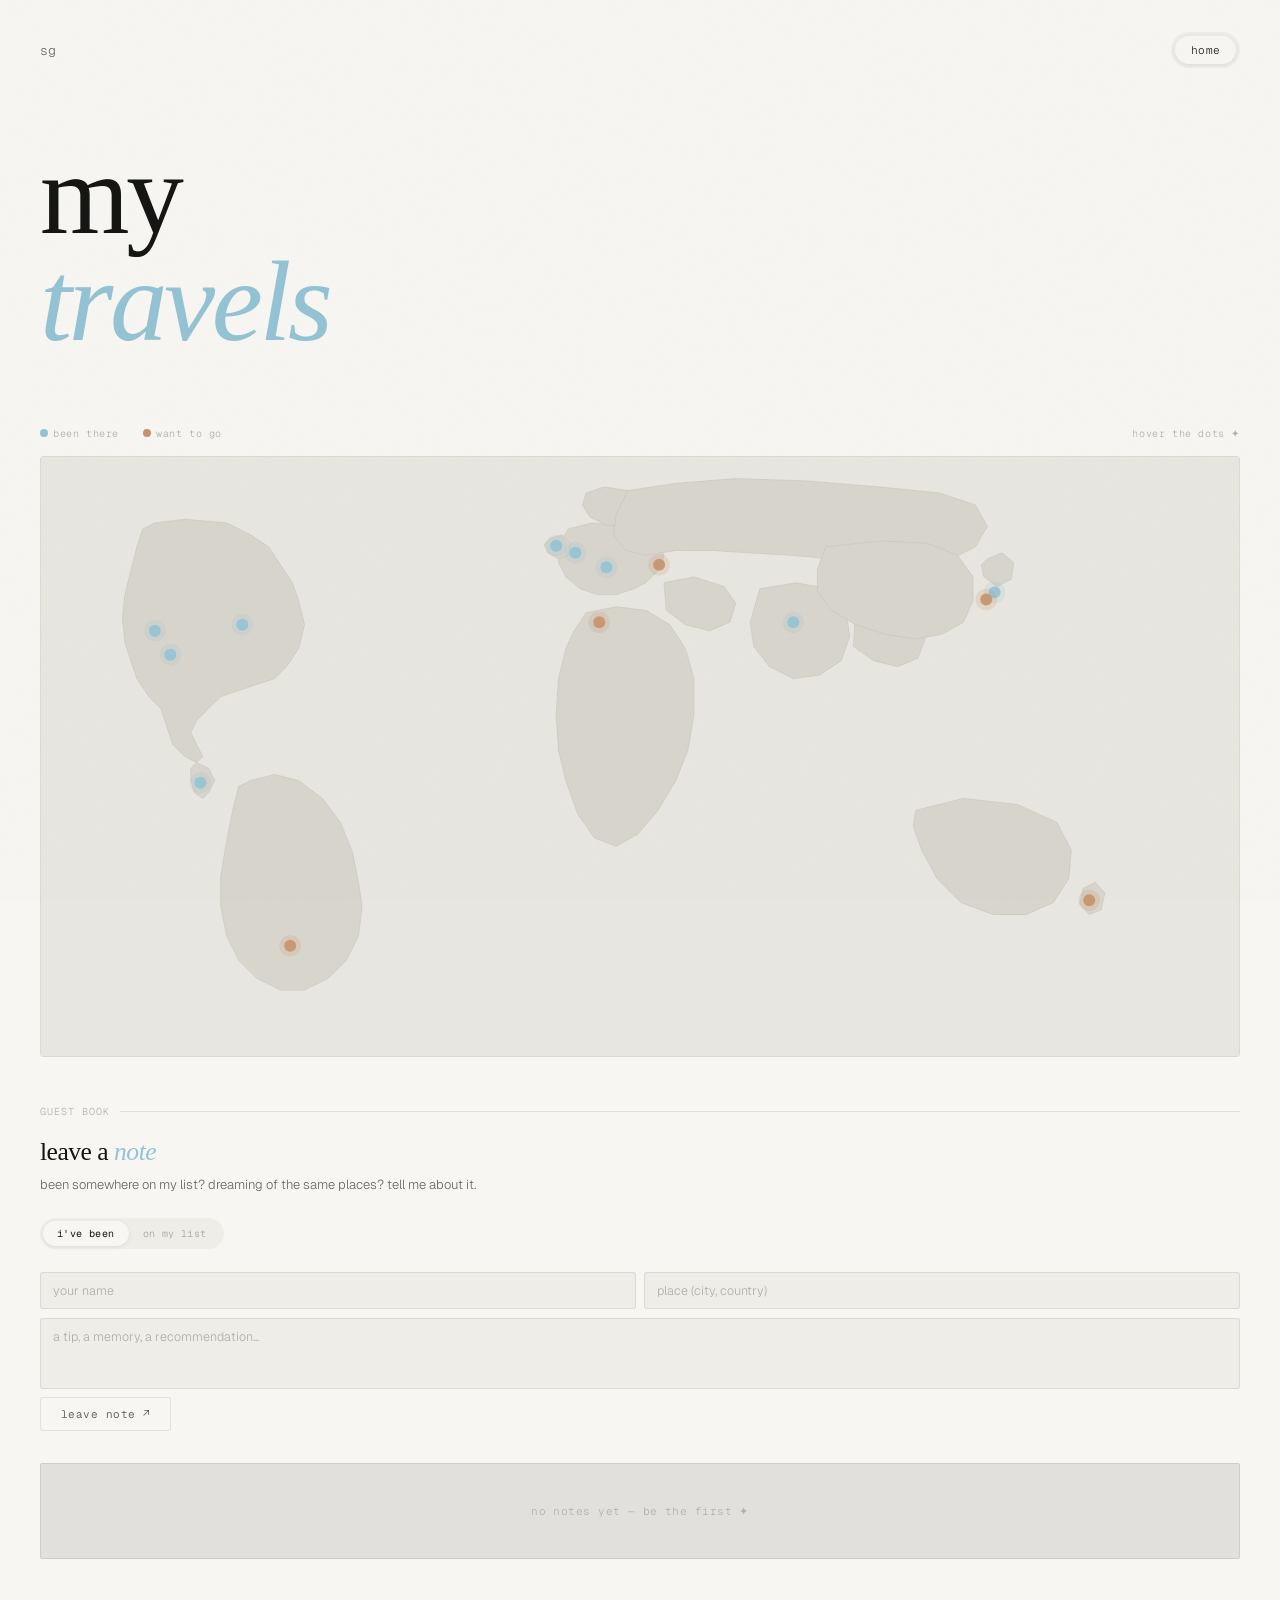
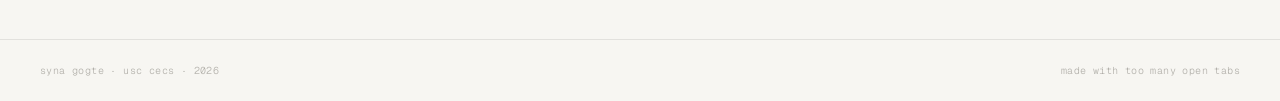
<file: travel.html>
<!DOCTYPE html>
<html lang="en">
<head>
<meta charset="UTF-8">
<meta name="viewport" content="width=device-width, initial-scale=1.0">
<title>syna gogte</title>
<link rel="preconnect" href="https://fonts.googleapis.com">
<link rel="preconnect" href="https://fonts.gstatic.com" crossorigin>
<link href="https://fonts.googleapis.com/css2?family=Zodiak:ital,wght@0,300;0,400;1,300;1,400&family=Geist+Mono:wght@300;400&family=Geist:wght@300;400&display=swap" rel="stylesheet">
<style>
*,*::before,*::after{box-sizing:border-box;margin:0;padding:0}

:root {
  --bg: #F7F6F2;
  --fg: #141412;
  --fg2: #6A6860;
  --fg3: #B0AEA8;
  --accent: #93c3d4;
  --line: rgba(20,20,18,0.09);
  --surface: #EFEDE8;
  --visited: #93c3d4;
  --wishlist: #C8916A;
}

html { scroll-behavior: smooth; }

body {
  background: var(--bg);
  color: var(--fg);
  font-family: 'Geist', sans-serif;
  font-weight: 300;
  min-height: 100vh;
  overflow-x: hidden;
}

/* ── GRAIN ── */
body::after {
  content:'';
  position:fixed;
  inset:0;
  pointer-events:none;
  z-index:999;
  opacity:.35;
  background-image:url("data:image/svg+xml,%3Csvg xmlns='http://www.w3.org/2000/svg' width='300' height='300'%3E%3Cfilter id='n'%3E%3CfeTurbulence type='fractalNoise' baseFrequency='0.75' numOctaves='4' stitchTiles='stitch'/%3E%3C/filter%3E%3Crect width='300' height='300' filter='url(%23n)' opacity='0.08'/%3E%3C/svg%3E");
}

/* ── NAV ── */
nav {
  display: flex;
  justify-content: space-between;
  align-items: center;
  padding: 2rem 2.5rem;
  position: sticky;
  top: 0;
  z-index: 50;
  background: var(--bg);
  border-bottom: 1px solid transparent;
  transition: border-color .3s;
}
nav.scrolled { border-bottom-color: var(--line); }

.nav-logo {
  font-family: 'Geist Mono', monospace;
  font-size: 13px;
  font-weight: 300;
  color: var(--fg2);
  text-decoration: none;
  letter-spacing: -0.01em;
}

.nav-tabs {
  display: flex;
  gap: 0;
  background: var(--surface);
  border-radius: 100px;
  padding: 4px;
}

.nav-tab {
  font-family: 'Geist Mono', monospace;
  font-size: 11px;
  font-weight: 300;
  letter-spacing: 0.02em;
  color: var(--fg3);
  background: none;
  border: none;
  padding: 7px 16px;
  border-radius: 100px;
  cursor: pointer;
  transition: background .2s, color .2s;
  white-space: nowrap;
}
.nav-tab.active {
  background: var(--bg);
  color: var(--fg);
  box-shadow: 0 1px 4px rgba(0,0,0,0.08);
}
.nav-tab:hover:not(.active) { color: var(--fg2); }

/* ── PANELS ── */
.panel { display: none; }
.panel.active { display: block; }

/* ── HOME ── */
.home {
  padding: 5rem 2.5rem 4rem;
  min-height: calc(100vh - 73px);
  display: flex;
  flex-direction: column;
  justify-content: space-between;
}

.home-top {}

.home-name {
  font-family: 'Zodiak', serif;
  font-size: clamp(3.8rem, 9vw, 8.5rem);
  font-weight: 300;
  line-height: 0.93;
  letter-spacing: -0.03em;
  margin-bottom: 2.5rem;
  opacity: 0;
  animation: up .9s .1s forwards;
}

.home-name em {
  font-style: italic;
  color: var(--accent);
}

.home-desc {
  max-width: 400px;
  font-size: 15px;
  line-height: 1.85;
  color: var(--fg2);
  opacity: 0;
  animation: up .9s .3s forwards;
}

.home-desc a {
  color: var(--fg);
  text-decoration: underline;
  text-underline-offset: 3px;
  text-decoration-color: var(--fg3);
  transition: text-decoration-color .2s;
}
.home-desc a:hover { text-decoration-color: var(--accent); }

.home-bottom {
  display: flex;
  justify-content: space-between;
  align-items: flex-end;
  opacity: 0;
  animation: up .9s .5s forwards;
}

.home-facts {
  display: flex;
  gap: 3rem;
}

.fact {}

.fact-val {
  font-family: 'Zodiak', serif;
  font-size: 2rem;
  font-weight: 300;
  letter-spacing: -0.02em;
  color: var(--fg);
  line-height: 1;
  margin-bottom: 3px;
}

.fact-label {
  font-family: 'Geist Mono', monospace;
  font-size: 10px;
  color: var(--fg3);
  letter-spacing: 0.06em;
}

.home-links {
  display: flex;
  gap: 1.5rem;
}

.home-link {
  font-family: 'Geist Mono', monospace;
  font-size: 11px;
  color: var(--fg3);
  text-decoration: none;
  letter-spacing: 0.04em;
  transition: color .2s;
  display: flex;
  align-items: center;
  gap: 5px;
}
.home-link:hover { color: var(--accent); }
.home-link::after { content: '↗'; font-size: 9px; }

/* ── WORK ── */
.work { padding: 3.5rem 2.5rem 5rem; }

.section-intro {
  font-size: 13px;
  color: var(--fg3);
  font-family: 'Geist Mono', monospace;
  margin-bottom: 3rem;
  letter-spacing: 0.02em;
}

.job {
  display: grid;
  grid-template-columns: 200px 1fr;
  gap: 2rem;
  padding: 2rem 0;
  border-top: 1px solid var(--line);
}
.job:last-child { border-bottom: 1px solid var(--line); }

.job-left {}

.job-co {
  font-family: 'Zodiak', serif;
  font-size: 1.05rem;
  font-weight: 300;
  letter-spacing: -0.01em;
  color: var(--fg);
  margin-bottom: 3px;
}

.job-when {
  font-family: 'Geist Mono', monospace;
  font-size: 10px;
  color: var(--fg3);
  letter-spacing: 0.04em;
  line-height: 1.6;
}

.job-right {}

.job-title {
  font-size: 13px;
  font-weight: 400;
  color: var(--fg2);
  margin-bottom: 0.8rem;
}

.job-bullets {
  list-style: none;
  display: flex;
  flex-direction: column;
  gap: 0.45rem;
}

.job-bullets li {
  font-size: 13px;
  color: var(--fg2);
  line-height: 1.65;
  padding-left: 16px;
  position: relative;
}
.job-bullets li::before {
  content: '—';
  position: absolute;
  left: 0;
  color: var(--fg3);
  font-size: 11px;
}

.job-tag {
  display: inline-block;
  margin-top: 10px;
  font-family: 'Geist Mono', monospace;
  font-size: 10px;
  padding: 3px 10px;
  border-radius: 100px;
  background: rgba(200,91,42,0.1);
  color: var(--accent);
  letter-spacing: 0.06em;
}

/* ── PROJECTS ── */
.projects { padding: 3.5rem 2.5rem 5rem; }

.proj-grid {
  display: grid;
  grid-template-columns: repeat(3, 1fr);
  gap: 1px;
  background: var(--line);
  border: 1px solid var(--line);
  border-radius: 2px;
  overflow: hidden;
}

.proj {
  background: var(--bg);
  padding: 1.8rem;
  display: flex;
  flex-direction: column;
  gap: 0.6rem;
  transition: background .2s;
  position: relative;
}
.proj:hover { background: var(--surface); }

.proj-kind {
  font-family: 'Geist Mono', monospace;
  font-size: 9px;
  letter-spacing: 0.12em;
  color: var(--fg3);
  text-transform: uppercase;
}

.proj-name {
  font-family: 'Zodiak', serif;
  font-size: 1.05rem;
  font-weight: 300;
  letter-spacing: -0.01em;
  color: var(--fg);
  line-height: 1.25;
}

.proj-desc {
  font-size: 12.5px;
  color: var(--fg2);
  line-height: 1.65;
  flex: 1;
}

.proj-stack {
  display: flex;
  flex-wrap: wrap;
  gap: 4px;
  margin-top: 4px;
}

.chip {
  font-family: 'Geist Mono', monospace;
  font-size: 9px;
  letter-spacing: 0.04em;
  padding: 3px 7px;
  border: 1px solid var(--line);
  border-radius: 2px;
  color: var(--fg3);
}

.proj-link-row {
  margin-top: 6px;
}
.proj-link-row a {
  font-family: 'Geist Mono', monospace;
  font-size: 10px;
  color: var(--accent);
  text-decoration: none;
  letter-spacing: 0.04em;
  opacity: 0;
  transition: opacity .2s;
}
.proj:hover .proj-link-row a { opacity: 1; }

/* ── THE REST ── */
.fun { padding: 3.5rem 2.5rem 5rem; }

.fun-layout {
  display: grid;
  grid-template-columns: 1fr 1fr;
  gap: 4rem;
  max-width: 800px;
}

.fun-block { margin-bottom: 2.5rem; }

.fun-label {
  font-family: 'Geist Mono', monospace;
  font-size: 10px;
  letter-spacing: 0.1em;
  color: var(--fg3);
  text-transform: uppercase;
  margin-bottom: 1rem;
  display: flex;
  align-items: center;
  gap: 8px;
}
.fun-label::after {
  content: '';
  flex: 1;
  height: 1px;
  background: var(--line);
}

.fun-text {
  font-size: 13.5px;
  color: var(--fg2);
  line-height: 1.8;
}

.fun-list {
  list-style: none;
  display: flex;
  flex-direction: column;
  gap: 0.5rem;
}

.fun-list li {
  font-size: 13px;
  color: var(--fg2);
  display: grid;
  grid-template-columns: 1.2rem 1fr;
  gap: 8px;
  align-items: baseline;
}

.fun-pill-row {
  display: flex;
  flex-wrap: wrap;
  gap: 6px;
}

.fun-pill {
  font-size: 12px;
  padding: 5px 13px;
  border: 1px solid var(--line);
  border-radius: 100px;
  color: var(--fg2);
  background: var(--surface);
  cursor: default;
  transition: all .2s;
}
.fun-pill:hover {
  border-color: var(--accent);
  color: var(--accent);
}

/* ── CONTACT ── */
.contact {
  padding: 5rem 2.5rem;
  min-height: calc(100vh - 73px);
  display: flex;
  flex-direction: column;
  justify-content: center;
}

.contact-big {
  font-family: 'Zodiak', serif;
  font-size: clamp(2.5rem, 6vw, 5.5rem);
  font-weight: 300;
  line-height: 1.05;
  letter-spacing: -0.025em;
  margin-bottom: 1.5rem;
  max-width: 700px;
}

.contact-big em {
  font-style: italic;
  color: var(--accent);
}

.contact-note {
  font-size: 14px;
  color: var(--fg2);
  margin-bottom: 3rem;
  line-height: 1.8;
  max-width: 380px;
}

.contact-grid {
  display: grid;
  grid-template-columns: repeat(3, auto);
  gap: 8px;
  width: fit-content;
  margin-bottom: 4rem;
}

.clink {
  display: flex;
  align-items: center;
  gap: 10px;
  padding: 10px 18px;
  border: 1px solid var(--line);
  border-radius: 6px;
  text-decoration: none;
  color: var(--fg2);
  font-size: 12.5px;
  background: var(--surface);
  transition: border-color .2s, color .2s, transform .2s;
  white-space: nowrap;
}
.clink:hover {
  border-color: var(--accent);
  color: var(--fg);
  transform: translateY(-2px);
}

.clink-label {
  font-family: 'Geist Mono', monospace;
  font-size: 9px;
  color: var(--fg3);
  display: block;
  letter-spacing: 0.08em;
  text-transform: uppercase;
  margin-bottom: 1px;
}

.contact-footer-note {
  font-family: 'Geist Mono', monospace;
  font-size: 11px;
  color: var(--fg3);
  letter-spacing: 0.02em;
  border-top: 1px solid var(--line);
  padding-top: 2rem;
  max-width: 420px;
}

/* ── SHARED FOOTER ── */
footer {
  padding: 1.5rem 2.5rem;
  border-top: 1px solid var(--line);
  display: flex;
  justify-content: space-between;
  align-items: center;
}
footer p {
  font-family: 'Geist Mono', monospace;
  font-size: 10px;
  color: var(--fg3);
  letter-spacing: 0.04em;
}

/* ── ANIMATION ── */
@keyframes up {
  from { opacity: 0; transform: translateY(20px); }
  to   { opacity: 1; transform: translateY(0); }
}

.panel.active > * {
  animation: up .6s ease both;
}

/* ── TRAVEL MAP ── */
.travel-body { padding: 2.5rem 2.5rem 5rem; }
 
.travel-legend {
  display: flex;
  align-items: center;
  gap: 1.5rem;
  flex-wrap: wrap;
  margin-bottom: 1rem;
  font-family: 'Geist Mono', monospace;
  font-size: 10px;
  color: var(--fg3);
  letter-spacing: 0.06em;
}
.legend-dot {
  width: 8px; height: 8px;
  border-radius: 50%;
  display: inline-block;
  margin-right: 5px;
}
 
.map-container {
  position: relative;
  width: 100%;
  background: var(--surface);
  border-radius: 4px;
  overflow: visible;
  border: 1px solid var(--line);
  margin-bottom: 3rem;
}
svg#world { width: 100%; height: auto; display: block; cursor: crosshair; }
 
.map-tooltip {
  position: absolute;
  pointer-events: none;
  z-index: 100;
  opacity: 0;
  transition: opacity .18s;
  background: var(--bg);
  border: 1px solid var(--line);
  border-radius: 4px;
  padding: 10px 14px;
  min-width: 160px;
  max-width: 210px;
  box-shadow: 0 4px 20px rgba(20,20,18,0.07);
}
.map-tooltip.show { opacity: 1; }
.tt-city { font-family: 'Zodiak', serif; font-size: 1rem; font-weight: 300; color: var(--fg); margin-bottom: 2px; }
.tt-country { font-family: 'Geist Mono', monospace; font-size: 9px; color: var(--fg3); letter-spacing: 0.06em; margin-bottom: 8px; }
.tt-photo { width: 100%; height: 120px; object-fit: cover; border-radius: 2px; }
.tt-photo-placeholder {
  width: 100%; height: 120px;
  background: var(--surface);
  border-radius: 2px;
  display: flex; align-items: center; justify-content: center;
  font-family: 'Geist Mono', monospace; font-size: 9px; color: var(--fg3);
}
.tt-note { font-size: 11px; color: var(--fg2); line-height: 1.5; margin-top: 7px; font-style: italic; }

.map-pin { cursor: pointer; }
.map-pin .pin-outer { transition: r .15s; }
.map-pin:hover .pin-outer { r: 13; }
 
/* ── GUESTBOOK ── */
.gb-header {
  font-family: 'Geist Mono', monospace;
  font-size: 10px;
  letter-spacing: 0.1em;
  color: var(--fg3);
  text-transform: uppercase;
  margin-bottom: 1.2rem;
  display: flex; align-items: center; gap: 10px;
}
.gb-header::after { content: ''; flex: 1; height: 1px; background: var(--line); }
 
.gb-title { font-family: 'Zodiak', serif; font-size: 1.6rem; font-weight: 300; letter-spacing: -0.02em; color: var(--fg); margin-bottom: 0.4rem; }
.gb-title em { font-style: italic; color: var(--accent); }
.gb-sub { font-size: 13px; color: var(--fg2); margin-bottom: 1.4rem; line-height: 1.7; }
 
.tab-toggle {
  display: flex; background: var(--surface); border-radius: 100px; padding: 3px; width: fit-content; margin-bottom: 1.4rem;
}
.tab-btn {
  font-family: 'Geist Mono', monospace; font-size: 10px; letter-spacing: 0.04em;
  color: var(--fg3); background: none; border: none; padding: 6px 14px; border-radius: 100px; cursor: pointer; transition: all .2s;
}
.tab-btn.active { background: var(--bg); color: var(--fg); box-shadow: 0 1px 4px rgba(0,0,0,.08); }
 
.gb-form { display: flex; flex-direction: column; gap: .55rem; margin-bottom: 2rem; }
.gb-row { display: grid; grid-template-columns: 1fr 1fr; gap: .55rem; }
.gb-form input, .gb-form textarea {
  background: var(--surface); border: 1px solid var(--line); border-radius: 3px;
  padding: 9px 12px; font-family: 'Geist', sans-serif; font-size: 12.5px;
  color: var(--fg); font-weight: 300; outline: none; resize: none; transition: border-color .2s; width: 100%;
}
.gb-form input::placeholder, .gb-form textarea::placeholder { color: var(--fg3); }
.gb-form input:focus, .gb-form textarea:focus { border-color: var(--accent); }
.gb-submit {
  align-self: flex-start; font-family: 'Geist Mono', monospace; font-size: 11px; letter-spacing: 0.04em;
  padding: 9px 20px; border-radius: 3px; border: 1px solid var(--line);
  background: var(--bg); color: var(--fg2); cursor: pointer; transition: all .2s;
}
.gb-submit:hover { border-color: var(--accent); color: var(--accent); }
 
.notes-list { display: flex; flex-direction: column; gap: 1px; background: var(--line); border: 1px solid var(--line); border-radius: 2px; overflow: hidden; }
.note-card { background: var(--bg); padding: 1rem 1.2rem; display: grid; grid-template-columns: auto 1fr; gap: .8rem; align-items: start; }
.note-icon { width: 28px; height: 28px; border-radius: 50%; display: flex; align-items: center; justify-content: center; font-size: 12px; flex-shrink: 0; }
.note-icon.been { background: rgba(147,195,212,.15); color: var(--visited); }
.note-icon.want { background: rgba(200,145,106,.15); color: var(--wishlist); }
.note-meta { display: flex; gap: .5rem; align-items: baseline; margin-bottom: 3px; flex-wrap: wrap; }
.note-name { font-family: 'Geist Mono', monospace; font-size: 10px; color: var(--fg2); letter-spacing: 0.02em; }
.note-place { font-family: 'Geist Mono', monospace; font-size: 9px; color: var(--fg3); letter-spacing: 0.04em; }
.note-badge { font-family: 'Geist Mono', monospace; font-size: 8px; letter-spacing: 0.06em; color: var(--fg3); padding: 2px 6px; border: 1px solid var(--line); border-radius: 2px; margin-left: auto; white-space: nowrap; }
.note-text { font-size: 12.5px; color: var(--fg2); line-height: 1.65; }
.note-ai { font-size: 11.5px; color: var(--fg2); line-height: 1.6; padding-top: 6px; border-top: 1px solid var(--line); margin-top: 6px; font-style: italic; }
.notes-empty { font-family: 'Geist Mono', monospace; font-size: 11px; color: var(--fg3); text-align: center; padding: 2.5rem; letter-spacing: 0.04em; }
@keyframes dots { 0%,100%{content:'.';} 50%{content:'..';} 75%{content:'...';} }
.loading-dots::after { content: '.'; animation: dots 1s infinite; }
.note-delete {
  margin-left: auto;
  background: none;
  border: none;
  color: var(--fg3);
  font-size: 14px;
  cursor: pointer;
  padding: 0 2px;
  line-height: 1;
  transition: color .15s;
  flex-shrink: 0;
}
.note-delete:hover { color: #c0604a; }
.notes-empty { font-family: 'Geist Mono', monospace; font-size: 11px; color: var(--fg3); text-align: center; padding: 2.5rem; letter-spacing: 0.04em; }
@keyframes dots { 0%,100%{content:'.';} 50%{content:'..';} 75%{content:'...';} }
.loading-dots::after { content: '.'; animation: dots 1s infinite; }

/* ── RESPONSIVE ── */
@media (max-width: 680px) {
  nav { padding: 1.2rem 1.5rem; flex-wrap: wrap; gap: 1rem; }
  .nav-tabs { overflow-x: auto; border-radius: 8px; }
  .home, .work, .projects, .fun, .contact { padding-left: 1.5rem; padding-right: 1.5rem; }
  .home { padding-top: 2.5rem; }
  .home-facts { gap: 1.5rem; }
  .home-bottom { flex-direction: column; align-items: flex-start; gap: 1.5rem; }
  .job { grid-template-columns: 1fr; gap: 0.4rem; }
  .proj-grid { grid-template-columns: 1fr; }
  .fun-layout { grid-template-columns: 1fr; gap: 0; }
  .contact-grid { grid-template-columns: 1fr 1fr; }
}


</style>
</head>
<body>

<nav id="nav">
  <a href="index.html" class="nav-logo";return false;">sg</a>
  <!-- <div class="nav-tabs">
    <button class="nav-tab active" data-tab="home">home</button>
    <button class="nav-tab" data-tab="work">work</button>
    <button class="nav-tab" data-tab="projects">projects</button>
    <button class="nav-tab" data-tab="fun">the fun stuff</button>
    <button class="nav-tab" data-tab="contact">contact</button>
  </div> -->
  <div class="nav-tabs">
    <button class="nav-tab active"><a href="index.html" style=text-decoration:none;color:inherit;>home</a></button>
  </div>
</nav>

<!-- ═══ TRAVEL ═══ -->
<div class="panel active" id="panel-home">
  <div class="travel-body">
 
    <!-- header -->
    <div class="home-top" style="padding-bottom:2rem;">
      <h1 class="home-name">my<br><em>travels</em></h1>
    </div>
 
    <!-- legend -->
    <div class="travel-legend">
      <span><span class="legend-dot" style="background:var(--visited)"></span>been there</span>
      <span><span class="legend-dot" style="background:var(--wishlist)"></span>want to go</span>
      <span style="margin-left:auto">hover the dots ✦</span>
    </div>
 
    <!-- map -->
    <div class="map-container" id="mapWrap">
      <svg id="world" viewBox="0 0 1000 500" xmlns="http://www.w3.org/2000/svg">
        <rect width="1000" height="500" fill="#E8E6E0"/>
        <!-- North America -->
        <path d="M 85 60 L 95 55 L 120 52 L 155 55 L 175 65 L 190 75 L 200 90 L 210 105 L 215 120 L 220 140 L 215 160 L 205 175 L 195 185 L 180 190 L 165 195 L 150 200 L 140 210 L 130 220 L 125 230 L 130 240 L 135 250 L 130 255 L 120 250 L 110 240 L 105 225 L 100 210 L 90 200 L 80 185 L 75 170 L 70 155 L 68 135 L 70 115 L 75 95 L 80 75 Z" fill="#D8D5CC" stroke="#C8C5BC" stroke-width=".5"/>
        <!-- Central America -->
        <path d="M 130 255 L 140 260 L 145 270 L 140 280 L 135 285 L 128 280 L 125 270 L 125 260 Z" fill="#D8D5CC" stroke="#C8C5BC" stroke-width=".5"/>
        <!-- South America -->
        <path d="M 175 270 L 195 265 L 215 270 L 235 285 L 250 305 L 260 330 L 265 355 L 268 375 L 265 400 L 255 420 L 240 435 L 220 445 L 200 445 L 180 435 L 165 420 L 155 400 L 150 375 L 150 350 L 155 320 L 160 295 L 165 275 Z" fill="#D8D5CC" stroke="#C8C5BC" stroke-width=".5"/>
        <!-- Europe -->
        <path d="M 440 60 L 460 55 L 480 57 L 500 62 L 515 70 L 520 82 L 515 95 L 505 105 L 495 110 L 480 115 L 465 115 L 450 110 L 438 100 L 432 88 L 432 75 Z" fill="#D8D5CC" stroke="#C8C5BC" stroke-width=".5"/>
        <!-- Scandinavia -->
        <path d="M 455 30 L 470 25 L 490 28 L 500 38 L 498 52 L 488 58 L 472 57 L 458 50 L 452 40 Z" fill="#D8D5CC" stroke="#C8C5BC" stroke-width=".5"/>
        <!-- UK -->
        <path d="M 425 68 L 435 65 L 442 72 L 440 82 L 432 85 L 423 80 L 420 73 Z" fill="#D8D5CC" stroke="#C8C5BC" stroke-width=".5"/>
        <!-- Africa -->
        <path d="M 455 130 L 480 125 L 505 128 L 525 140 L 538 160 L 545 185 L 545 215 L 540 245 L 530 270 L 515 295 L 498 315 L 480 325 L 462 318 L 448 298 L 438 270 L 432 245 L 430 215 L 432 185 L 438 160 L 445 145 Z" fill="#D8D5CC" stroke="#C8C5BC" stroke-width=".5"/>
        <!-- Middle East -->
        <path d="M 520 105 L 545 100 L 570 108 L 580 122 L 575 138 L 558 145 L 538 140 L 522 128 Z" fill="#D8D5CC" stroke="#C8C5BC" stroke-width=".5"/>
        <!-- Russia -->
        <path d="M 490 28 L 530 22 L 580 18 L 640 20 L 700 25 L 750 30 L 780 40 L 790 58 L 780 75 L 760 85 L 730 90 L 695 88 L 660 85 L 625 82 L 590 80 L 560 78 L 530 78 L 505 82 L 488 78 L 478 65 L 480 48 Z" fill="#D8D5CC" stroke="#C8C5BC" stroke-width=".5"/>
        <!-- South Asia -->
        <path d="M 600 110 L 630 105 L 658 110 L 672 128 L 675 150 L 668 170 L 650 182 L 628 185 L 608 175 L 595 158 L 592 138 Z" fill="#D8D5CC" stroke="#C8C5BC" stroke-width=".5"/>
        <!-- Southeast Asia -->
        <path d="M 680 130 L 710 125 L 730 135 L 738 152 L 732 168 L 715 175 L 695 170 L 678 158 Z" fill="#D8D5CC" stroke="#C8C5BC" stroke-width=".5"/>
        <!-- China / East Asia -->
        <path d="M 655 75 L 700 70 L 740 72 L 765 82 L 778 100 L 778 120 L 770 138 L 752 148 L 730 152 L 705 148 L 680 140 L 660 128 L 648 112 L 648 94 Z" fill="#D8D5CC" stroke="#C8C5BC" stroke-width=".5"/>
        <!-- Japan -->
        <path d="M 790 85 L 802 80 L 812 88 L 810 102 L 798 108 L 787 100 L 785 90 Z" fill="#D8D5CC" stroke="#C8C5BC" stroke-width=".5"/>
        <!-- Australia -->
        <path d="M 730 295 L 770 285 L 815 290 L 848 305 L 860 328 L 858 352 L 845 372 L 822 382 L 795 382 L 768 372 L 748 352 L 735 328 L 728 308 Z" fill="#D8D5CC" stroke="#C8C5BC" stroke-width=".5"/>
        <!-- New Zealand -->
        <path d="M 870 360 L 880 355 L 888 364 L 885 378 L 875 382 L 867 373 Z" fill="#D8D5CC" stroke="#C8C5BC" stroke-width=".5"/>
 
        <!-- ── VISITED PINS (teal) ── -->
        <g class="map-pin" data-city="Los Angeles" data-country="USA" data-note="home base ✦" data-type="been" data-img="photos/losangeles.jpeg">
          <circle cx="108" cy="165" r="13" fill="transparent"/>
          <circle cx="108" cy="165" r="9" class="pin-outer" fill="#93c3d4" opacity=".18"/>
          <circle cx="108" cy="165" r="5" fill="#93c3d4" opacity=".9"/>
        </g>
        <g class="map-pin" data-city="Bay Area" data-country="USA" data-note="home base ✦" data-type="been">
          <circle cx="95" cy="145" r="13" fill="transparent"/>
          <circle cx="95" cy="145" r="9" class="pin-outer" fill="#93c3d4" opacity=".18"/>
          <circle cx="95" cy="145" r="5" fill="#93c3d4" opacity=".9"/>
        </g>
        <g class="map-pin" data-city="New York" data-country="USA" data-note="the city that never sleeps" data-type="been" data-img="photos/newyork.jpeg">
          <circle cx="168" cy="140" r="13" fill="transparent"/>
          <circle cx="168" cy="140" r="9" class="pin-outer" fill="#93c3d4" opacity=".18"/>
          <circle cx="168" cy="140" r="5" fill="#93c3d4" opacity=".9"/>
        </g>
        <g class="map-pin" data-city="Costa Rica" data-country="Central America" data-note="tropical heaven" data-type="been">
          <circle cx="133" cy="272" r="13" fill="transparent"/>
          <circle cx="133" cy="272" r="9" class="pin-outer" fill="#93c3d4" opacity=".18"/>
          <circle cx="133" cy="272" r="5" fill="#93c3d4" opacity=".9"/>
        </g>
        <g class="map-pin" data-city="London" data-country="UK" data-note="rainy and perfect" data-type="been">
          <circle cx="430" cy="74" r="13" fill="transparent"/>
          <circle cx="430" cy="74" r="9" class="pin-outer" fill="#93c3d4" opacity=".18"/>
          <circle cx="430" cy="74" r="5" fill="#93c3d4" opacity=".9"/>
        </g>
        <g class="map-pin" data-city="Paris" data-country="France" data-note="croissants every morning" data-type="been">
          <circle cx="446" cy="80" r="13" fill="transparent"/>
          <circle cx="446" cy="80" r="9" class="pin-outer" fill="#93c3d4" opacity=".18"/>
          <circle cx="446" cy="80" r="5" fill="#93c3d4" opacity=".9"/>
        </g>
        <g class="map-pin" data-city="New Delhi" data-country="India" data-note="chaotic, vibrant, home" data-type="been">
          <circle cx="628" cy="138" r="13" fill="transparent"/>
          <circle cx="628" cy="138" r="9" class="pin-outer" fill="#93c3d4" opacity=".18"/>
          <circle cx="628" cy="138" r="5" fill="#93c3d4" opacity=".9"/>
        </g>
        <g class="map-pin" data-city="Tokyo" data-country="Japan" data-note="seven-elevens and cherry blossoms" data-type="been">
          <circle cx="796" cy="113" r="13" fill="transparent"/>
          <circle cx="796" cy="113" r="9" class="pin-outer" fill="#93c3d4" opacity=".18"/>
          <circle cx="796" cy="113" r="5" fill="#93c3d4" opacity=".9"/>
        </g>
        <g class="map-pin" data-city="Rome" data-country="Italy" data-note="gelato at every corner" data-type="been">
          <circle cx="472" cy="92" r="13" fill="transparent"/>
          <circle cx="472" cy="92" r="9" class="pin-outer" fill="#93c3d4" opacity=".18"/>
          <circle cx="472" cy="92" r="5" fill="#93c3d4" opacity=".9"/>
        </g>
 
        <!-- ── WISHLIST PINS (warm) ── -->
        <g class="map-pin" data-city="Kyoto" data-country="Japan" data-note="dream destination" data-type="want">
          <circle cx="789" cy="119" r="13" fill="transparent"/>
          <circle cx="789" cy="119" r="9" class="pin-outer" fill="#C8916A" opacity=".18"/>
          <circle cx="789" cy="119" r="5" fill="#C8916A" opacity=".9"/>
        </g>
        <g class="map-pin" data-city="Buenos Aires" data-country="Argentina" data-note="tango + steak" data-type="want">
          <circle cx="208" cy="408" r="13" fill="transparent"/>
          <circle cx="208" cy="408" r="9" class="pin-outer" fill="#C8916A" opacity=".18"/>
          <circle cx="208" cy="408" r="5" fill="#C8916A" opacity=".9"/>
        </g>
        <g class="map-pin" data-city="Morocco" data-country="Africa" data-note="camels + desert" data-type="want">
          <circle cx="466" cy="138" r="13" fill="transparent"/>
          <circle cx="466" cy="138" r="9" class="pin-outer" fill="#C8916A" opacity=".18"/>
          <circle cx="466" cy="138" r="5" fill="#C8916A" opacity=".9"/>
        </g>
        <g class="map-pin" data-city="Istanbul" data-country="Türkiye" data-note="two continents, one city" data-type="want">
          <circle cx="516" cy="90" r="13" fill="transparent"/>
          <circle cx="516" cy="90" r="9" class="pin-outer" fill="#C8916A" opacity=".18"/>
          <circle cx="516" cy="90" r="5" fill="#C8916A" opacity=".9"/>
        </g>
        <g class="map-pin" data-city="Queenstown" data-country="New Zealand" data-note="LOTR hiking" data-type="want">
          <circle cx="875" cy="370" r="13" fill="transparent"/>
          <circle cx="875" cy="370" r="9" class="pin-outer" fill="#C8916A" opacity=".18"/>
          <circle cx="875" cy="370" r="5" fill="#C8916A" opacity=".9"/>
        </g>
      </svg>
 
      <!-- tooltip -->
      <div class="map-tooltip" id="mapTooltip">
        <div class="tt-city" id="ttCity"></div>
        <div class="tt-country" id="ttCountry"></div>
        <!-- <div class="tt-photo-placeholder" id="ttPhoto">[ your photo here ]</div> -->
        <div id="ttPhoto"></div>
        <div class="tt-note" id="ttNote"></div>
      </div>
    </div>
 
    <!-- guestbook -->
    <div class="gb-header">guest book</div>
    <p class="gb-title">leave a <em>note</em></p>
    <p class="gb-sub">been somewhere on my list? dreaming of the same places? tell me about it.</p>
 
    <div class="tab-toggle">
      <button class="tab-btn active" id="tab-been" onclick="setTab('been')">i've been</button>
      <button class="tab-btn" id="tab-want" onclick="setTab('want')">on my list</button>
    </div>
 
    <div class="gb-form">
      <div class="gb-row">
        <input type="text" id="gbName" placeholder="your name"/>
        <input type="text" id="gbPlace" placeholder="place (city, country)"/>
      </div>
      <textarea id="gbText" rows="3" placeholder="a tip, a memory, a recommendation..."></textarea>
      <button class="gb-submit" onclick="submitNote()">leave note ↗</button>
    </div>
 
    <div class="notes-list" id="notesList">
      <div class="notes-empty">no notes yet — be the first ✦</div>
    </div>
 
  </div>
</div>

<!-- ═══ HOME ═══ -->
<!-- <div class="panel active" id="panel-home">
  <div class="home">
    <div class="home-top">
      <h1 class="home-name">my<br><em>travels</em></h1>
      <p class="home-desc">
        wip
      </p>
    </div>
    <div class="home-bottom">
      <div class="home-links">
        <a href="https://github.com/synagogte" target="_blank" class="home-link">github</a>
        <a href="https://www.linkedin.com/in/syna-gogte/" target="_blank" class="home-link">linkedin</a>
        <a href="https://open.spotify.com/user/jamhklyqd04l2jdpq8fckkib6" target="_blank" class="home-link">spotify</a>
        <a href="syna_gogte_resume_sw.pdf" target="_blank" class="home-link">resume (sw)</a>
        <a href="syna_gogte_resume_hw.pdf" target="_blank" class="home-link">resume (hw)</a>
      </div>
    </div>
  </div>
</div> -->

<footer>
  <p>syna gogte · usc cecs · 2026</p>
  <p>made with too many open tabs</p>
</footer>

<script>
// ── NAV SCROLL ──
window.addEventListener('scroll', () => {
  document.getElementById('nav').classList.toggle('scrolled', window.scrollY > 10);
});
 
// ── MAP TOOLTIP ──
const mapWrap = document.getElementById('mapWrap');
const tooltip = document.getElementById('mapTooltip');
const ttCity = document.getElementById('ttCity');
const ttCountry = document.getElementById('ttCountry');
const ttNote = document.getElementById('ttNote');
 
let activePin = null;
 
document.querySelectorAll('.map-pin').forEach(pin => {
  pin.addEventListener('mouseenter', e => {
    activePin = pin;
    ttCity.textContent = pin.dataset.city;
    ttCountry.textContent = pin.dataset.country;
    ttNote.textContent = pin.dataset.note;
    tooltip.style.borderColor = pin.dataset.type === 'been'
      ? 'rgba(147,195,212,.4)' : 'rgba(200,145,106,.4)';
    tooltip.classList.add('show');
    const ttPhoto = document.getElementById('ttPhoto');
    if (pin.dataset.img) {
      ttPhoto.innerHTML = `<img class="tt-photo" src="${pin.dataset.img}" alt="${pin.dataset.city}"/>`;
    } else {
      ttPhoto.innerHTML = `<div class="tt-photo-placeholder">[ no photo yet ]</div>`;
    }
  });
  pin.addEventListener('mouseleave', () => {
    activePin = null;
    tooltip.classList.remove('show');
  });
});
 
// position tooltip relative to the map container using raw mouse coords
mapWrap.addEventListener('mousemove', e => {
  if (!activePin) return;
  const rect = mapWrap.getBoundingClientRect();
  const x = e.clientX - rect.left;
  const y = e.clientY - rect.top;
  const ttW = 215;
  const ttH = 150;
  const left = (x + ttW + 20 > rect.width) ? x - ttW - 10 : x + 16;
  const top  = (y + ttH > rect.height)      ? y - ttH      : y + 10;
  tooltip.style.left = left + 'px';
  tooltip.style.top  = top  + 'px';
});
 
// ── GUESTBOOK ──
let currentTab = 'been';
let notes = JSON.parse(localStorage.getItem('sg_travel_notes') || '[]');
 
function setTab(t) {
  currentTab = t;
  document.getElementById('tab-been').classList.toggle('active', t === 'been');
  document.getElementById('tab-want').classList.toggle('active', t === 'want');
}

function renderNotes() {
  const list = document.getElementById('notesList');
  if (!notes.length) {
    list.innerHTML = '<div class="notes-empty">no notes yet — be the first ✦</div>';
    return;
  }
  const reversed = notes.slice().reverse();
  list.innerHTML = reversed.map((n, i) => {
    const realIdx = notes.length - 1 - i;
    return `
    <div class="note-card">
      <div class="note-icon ${n.type}">${n.type === 'been' ? '✈' : '✦'}</div>
      <div style="min-width:0;flex:1;">
        <div class="note-meta">
          <span class="note-name">${n.name}</span>
          <span class="note-place">· ${n.place}</span>
          <span class="note-badge">${n.type === 'been' ? 'been' : 'want to go'}</span>
          <button class="note-delete" onclick="deleteNote(${n.id})" title="delete">×</button>
        </div>
        <div class="note-text">${n.text}</div>
      </div>
    </div>`;
  }).join('');
}

const SUPA_URL = 'https://cmujcdgexaeunpyoedfj.supabase.co';
const SUPA_KEY = 'eyJhbGciOiJIUzI1NiIsInR5cCI6IkpXVCJ9.eyJpc3MiOiJzdXBhYmFzZSIsInJlZiI6ImNtdWpjZGdleGFldW5weW9lZGZqIiwicm9sZSI6ImFub24iLCJpYXQiOjE3NzgxODk5MzQsImV4cCI6MjA5Mzc2NTkzNH0._DwGewf1tAUZQAwSi6tq0SRS4c-n1s0VIKvddG224fE';

async function loadNotes() {
  const res = await fetch(`${SUPA_URL}/rest/v1/notes?order=ts.desc`, {
    headers: { apikey: SUPA_KEY, Authorization: `Bearer ${SUPA_KEY}` }
  });
  notes = await res.json();
  renderNotes();
}

async function submitNote() {
  const name  = document.getElementById('gbName').value.trim();
  const place = document.getElementById('gbPlace').value.trim();
  const text  = document.getElementById('gbText').value.trim();
  if (!name || !place || !text) return;

  await fetch(`${SUPA_URL}/rest/v1/notes`, {
    method: 'POST',
    headers: { apikey: SUPA_KEY, Authorization: `Bearer ${SUPA_KEY}`, 'Content-Type': 'application/json' },
    body: JSON.stringify({ name, place, text, type: currentTab, ts: Date.now() })
  });

  document.getElementById('gbName').value  = '';
  document.getElementById('gbPlace').value = '';
  document.getElementById('gbText').value  = '';
  loadNotes();
}

async function deleteNote(id) {
  await fetch(`${SUPA_URL}/rest/v1/notes?id=eq.${id}`, {
    method: 'DELETE',
    headers: { apikey: SUPA_KEY, Authorization: `Bearer ${SUPA_KEY}` }
  });
  loadNotes();
}
 
loadNotes();
</script>
</body>
</html>
</file>
